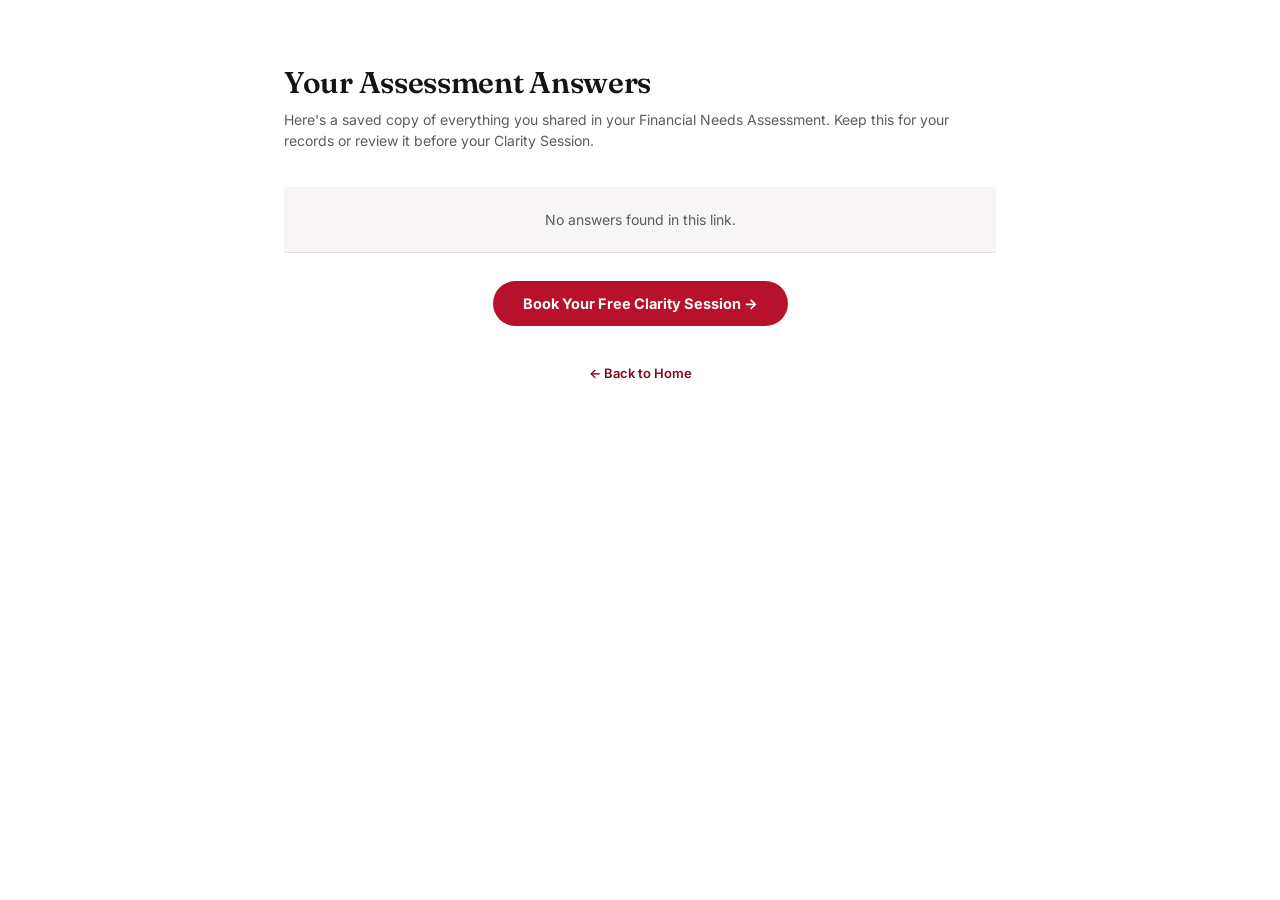
<file: answers.html>
<!DOCTYPE html>
<html lang="en">
<head>
<meta charset="UTF-8">
<meta name="viewport" content="width=device-width, initial-scale=1.0">
<title>Your Assessment Answers — Insurance Made Simple by Engr. Suzeth A. Malit</title>
<link rel="preconnect" href="https://fonts.googleapis.com">
<link href="https://fonts.googleapis.com/css2?family=Fraunces:opsz,wght@9..144,400;9..144,500;9..144,600;9..144,700&family=Inter:wght@400;500;600;700&display=swap" rel="stylesheet">
<link rel="stylesheet" href="styles.css">
<style>
  :root{
    --ink:#141414; --teal:#B8112C; --teal-deep:#7D0C1F; --gold:#B8112C;
    --paper:#FFFFFF; --paper-alt:#F7F5F5; --charcoal:#141414; --slate:#5C5C5C; --line:#E4E0E0;
  }
  *{box-sizing:border-box;}
  body{
    margin:0; background:var(--paper); color:var(--charcoal);
    font-family:'Inter',sans-serif; -webkit-font-smoothing:antialiased;
  }
  .wrap{max-width:760px; margin:0 auto; padding:64px 24px 90px 24px;}
  h1{font-family:'Fraunces',serif; font-size:30px; font-weight:600; margin:0 0 8px 0;}
  .sub{color:var(--slate); font-size:14px; margin-bottom:36px; line-height:1.5;}
  table{width:100%; border-collapse:collapse;}
  td{padding:12px 14px; border-bottom:1px solid var(--line); font-size:14.5px; vertical-align:top;}
  td.q{font-weight:600; color:var(--charcoal); width:48%;}
  td.a{color:var(--slate);}
  tr:nth-child(odd) td{background:var(--paper-alt);}
  .empty{padding:24px; text-align:center; color:var(--slate); font-size:14px;}
  .back-row{margin-top:36px; text-align:center;}
  .back-row a{color:var(--teal-deep); font-weight:600; font-size:13px; text-decoration:none;}
  .cta{
    margin-top:8px; text-align:center;
  }
  .cta a{
    display:inline-block; margin-top:20px;
    background:linear-gradient(135deg, var(--gold), var(--teal)); color:#fff;
    border-radius:100px; padding:14px 30px; font-size:14.5px; font-weight:700;
    text-decoration:none;
  }
</style>
</head>
<body>
<div class="wrap">
  <h1>Your Assessment Answers</h1>
  <div class="sub">Here's a saved copy of everything you shared in your Financial Needs Assessment. Keep this for your records or review it before your Clarity Session.</div>
  <table id="answersTable"></table>
  <div class="cta">
    <a href="booking.html">Book Your Free Clarity Session →</a>
  </div>
  <div class="back-row"><a href="index.html">&larr; Back to Home</a></div>
</div>

<script>
function escapeHtml(s){
  const d = document.createElement('div');
  d.textContent = s;
  return d.innerHTML;
}

const qp = new URLSearchParams(window.location.search);
const raw = qp.get('data');
const table = document.getElementById('answersTable');

if (raw){
  try {
    // Reverse the URL-safe base64 (base64url) conversion back to standard base64
    let b64 = raw.replace(/-/g, '+').replace(/_/g, '/');
    while (b64.length % 4) b64 += '=';
    const qa = JSON.parse(decodeURIComponent(escape(atob(b64))));
    if (Array.isArray(qa) && qa.length){
      qa.forEach(([q, a]) => {
        const tr = document.createElement('tr');
        tr.innerHTML = `<td class="q">${escapeHtml(q)}</td><td class="a">${escapeHtml(a)}</td>`;
        table.appendChild(tr);
      });
    } else {
      table.innerHTML = '<tr><td class="empty">No answers found in this link.</td></tr>';
    }
  } catch(e){
    table.innerHTML = '<tr><td class="empty">Could not load your answers — the link may be incomplete or damaged.</td></tr>';
  }
} else {
  table.innerHTML = '<tr><td class="empty">No answers found in this link.</td></tr>';
}
</script>
</body>
</html>
</file>
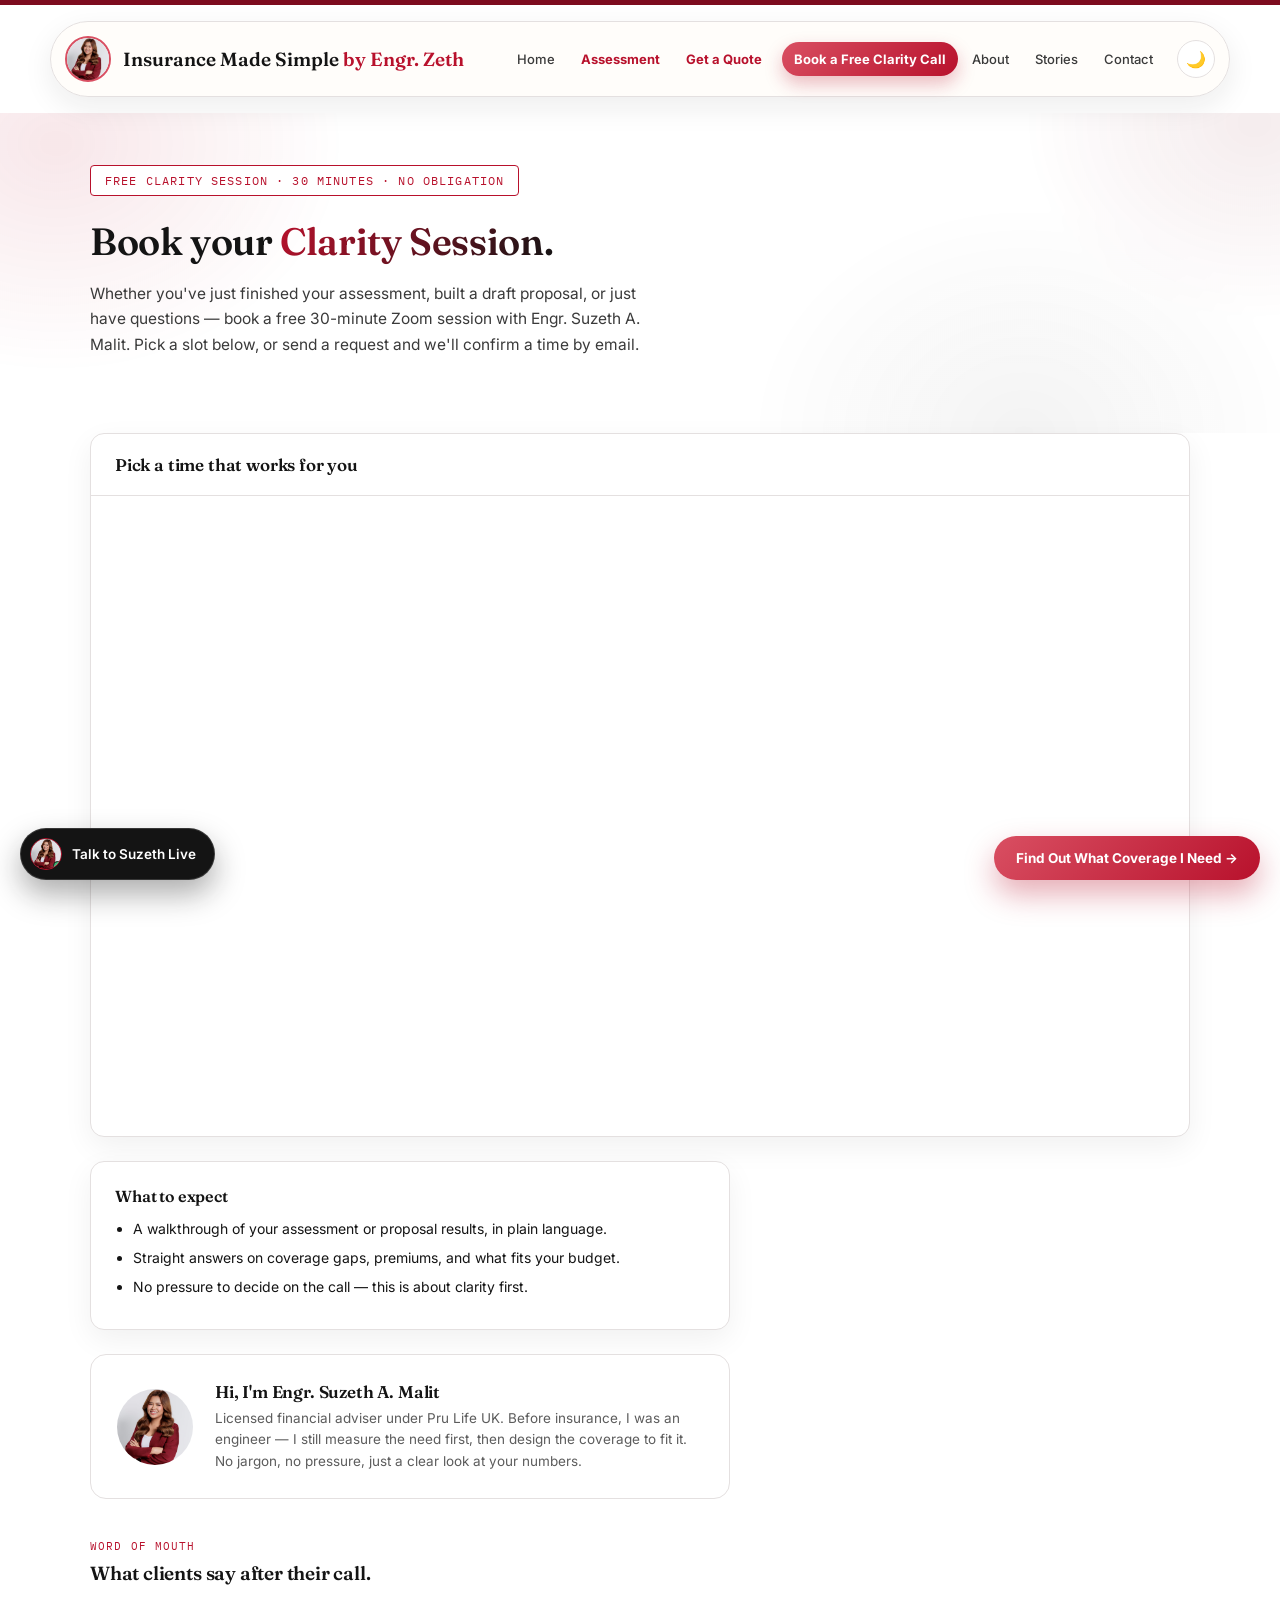
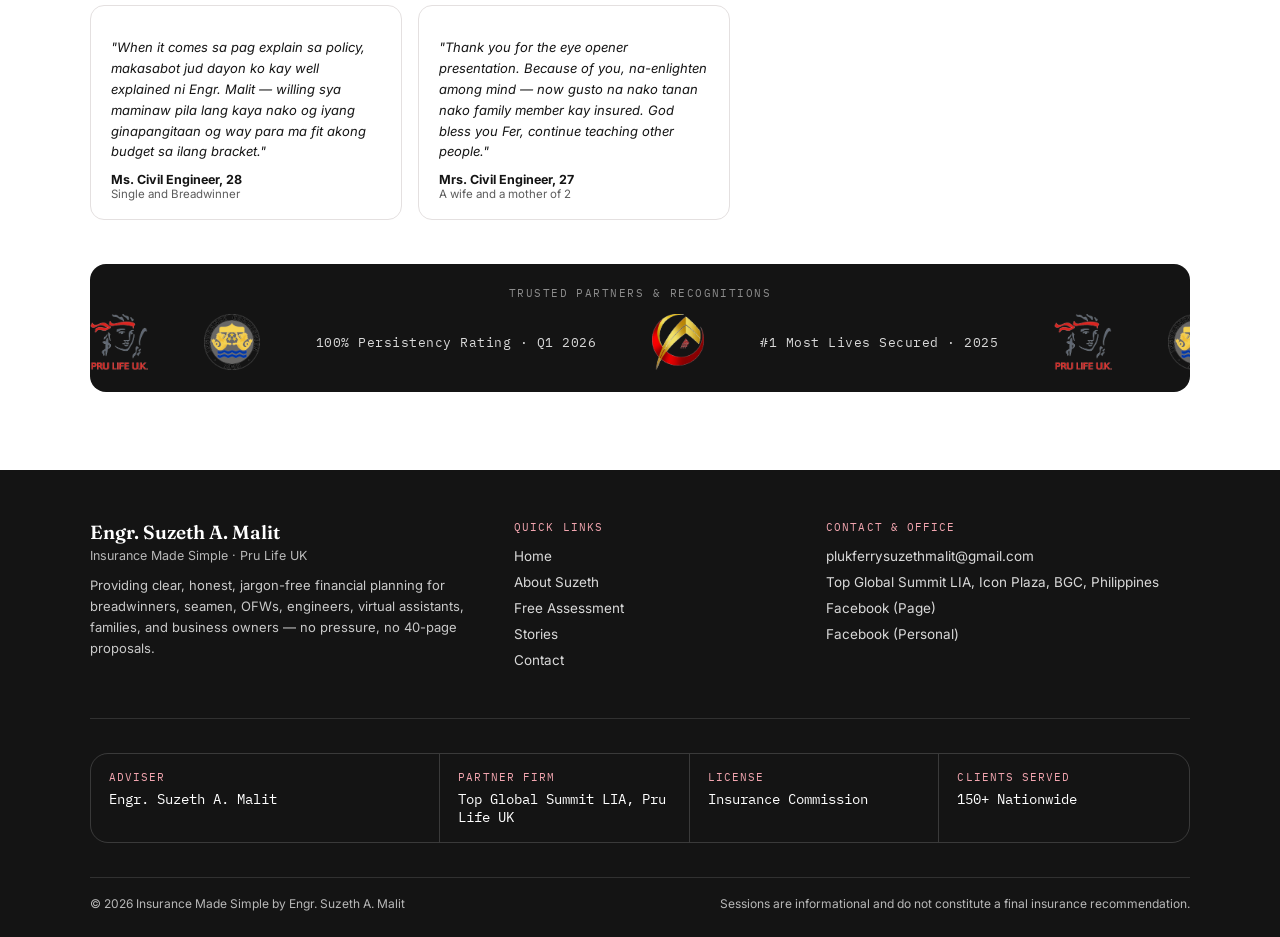
<file: booking.html>
<!DOCTYPE html>
<html lang="en">
<head>
<meta charset="UTF-8">
<meta name="viewport" content="width=device-width, initial-scale=1.0">
<title>Book a Free Clarity Call — Insurance Made Simple by Engr. Suzeth A. Malit</title>
<link rel="preconnect" href="https://fonts.googleapis.com">
<link href="https://fonts.googleapis.com/css2?family=Fraunces:opsz,wght@9..144,400;9..144,500;9..144,600;9..144,700&family=Inter:wght@400;500;600;700&family=IBM+Plex+Mono:wght@400;500;600&display=swap" rel="stylesheet">
<link rel="stylesheet" href="styles.css">
<style>
  section.section{padding:78px 0;}
  .page-hero{padding:52px 0 60px 0;}
  .page-hero h1{font-size:38px;margin-bottom:14px;}
  .page-hero p{color:var(--ink-soft);max-width:56ch;font-size:15.5px;}
  .eyebrow-pill{
    display:inline-flex;align-items:center;gap:8px;
    font-family:'IBM Plex Mono',monospace;
    font-size:11.5px;letter-spacing:0.1em;text-transform:uppercase;
    color:var(--tan-deep);
    background:var(--card);
    border:1.5px solid var(--tan-deep);
    padding:7px 14px;border-radius:4px;
    margin-bottom:22px;
  }

  .booking-layout{
    display:grid;
    grid-template-columns:1.1fr 0.9fr;
    gap:40px;
    padding-bottom:80px;
    align-items:flex-start;
  }

  .calendly-card{
    border:1.5px solid var(--line);
    border-radius:var(--radius);
    background:var(--card);
    overflow:hidden;
    box-shadow:0 10px 30px rgba(20,20,20,0.06);
  }
  .calendly-card .cc-head{
    padding:20px 24px;
    border-bottom:1px solid var(--line);
    display:flex;
    justify-content:space-between;
    align-items:center;
    gap:12px;
    flex-wrap:wrap;
  }
  .calendly-card .cc-head h3{font-size:17px;}
  .calendly-frame-wrap{min-height:640px;position:relative;}
  .calendly-frame-wrap iframe{width:100%;height:640px;border:none;display:block;}
  .calendly-placeholder{
    padding:60px 30px;
    text-align:center;
    color:var(--slate);
    font-size:14px;
    line-height:1.7;
  }
  .calendly-placeholder .cp-icon{font-size:34px;margin-bottom:14px;}

  .side-card{
    border:1.5px solid var(--line);
    border-radius:var(--radius);
    background:var(--card);
    padding:24px;
    margin-bottom:20px;
    box-shadow:0 10px 30px rgba(20,20,20,0.06);
  }
  .side-card h3{font-size:16px;margin-bottom:12px;}
  .side-card ul{margin:0;padding-left:18px;}
  .side-card li{font-size:14px;color:var(--charcoal);margin-bottom:8px;line-height:1.5;}

  .book-advisor-intro{
    display:flex;gap:22px;align-items:center;background:var(--white);
    border:1.5px solid var(--line);border-radius:16px;padding:26px;margin-top:24px;max-width:640px;
  }
  .book-advisor-intro img{width:76px;height:76px;border-radius:50%;object-fit:cover;object-position:50% 12%;flex-shrink:0;}
  .book-advisor-intro h3{font-size:17px;margin-bottom:6px;}
  .book-advisor-intro p{font-size:13.5px;color:var(--slate);line-height:1.6;margin:0;}
  @media (max-width:560px){.book-advisor-intro{flex-direction:column;text-align:center;}}

  .book-proof-label{
    font-family:'IBM Plex Mono',monospace;font-size:11px;letter-spacing:.1em;text-transform:uppercase;
    color:var(--tan-deep);margin:40px 0 8px 0;max-width:640px;
  }
  .book-proof-title{font-size:19px;margin-bottom:20px;max-width:640px;}
  .book-quote-grid{display:grid;grid-template-columns:1fr 1fr;gap:16px;max-width:640px;}
  .book-quote-card{background:var(--white);border:1.5px solid var(--line);border-radius:14px;padding:18px 20px;}
  .book-quote-card p{font-size:13px;color:var(--ink);line-height:1.6;margin-bottom:10px;font-style:italic;}
  .book-quote-card .bq-name{font-size:12.5px;font-weight:700;color:var(--ink);}
  .book-quote-card .bq-role{font-size:11.5px;color:var(--slate);}
  @media (max-width:600px){.book-quote-grid{grid-template-columns:1fr;}}

  .marquee-section{padding:22px 0;background:var(--surface-dark);overflow:hidden;margin-top:44px;border-radius:16px;}
  .marquee-label{text-align:center;font-family:'IBM Plex Mono',monospace;font-size:10.5px;letter-spacing:0.14em;color:#8C8C8C;margin-bottom:14px;}
  .marquee-track{overflow:hidden;width:100%;}
  .marquee-content{display:flex;align-items:center;gap:56px;width:max-content;animation:marquee-scroll 28s linear infinite;}
  .marquee-section:hover .marquee-content{animation-play-state:paused;}
  .marquee-item{display:flex;align-items:center;flex-shrink:0;}
  .marquee-item img{height:56px;width:auto;object-fit:contain;}
  .marquee-item.text{font-family:'IBM Plex Mono',monospace;font-size:12.5px;letter-spacing:0.04em;color:#D9D9D9;white-space:nowrap;}
  @keyframes marquee-scroll{from{transform:translateX(0);}to{transform:translateX(-50%);}}
  @media (max-width:600px){.marquee-item img{height:38px;}.marquee-content{gap:36px;}}

  .form-card{
    border:1.5px solid var(--line);
    border-radius:var(--radius);
    background:var(--card);
    padding:26px;
    box-shadow:0 10px 30px rgba(20,20,20,0.06);
  }
  .form-card h3{font-size:16px;margin-bottom:4px;}
  .form-card .fc-hint{font-size:13px;color:var(--slate);margin-bottom:20px;}
  .field-row{display:flex;flex-wrap:wrap;gap:14px;margin-bottom:14px;}
  .field-col{flex:1;min-width:180px;}
  .field-col label{font-size:12.5px;font-weight:600;color:var(--ink);display:block;margin-bottom:6px;}
  input[type="text"], input[type="email"], input[type="tel"], input[type="date"], input[type="time"], textarea{
    width:100%;
    border:1.5px solid var(--line);
    background:#fff;
    border-radius:6px;
    padding:11px 13px;
    font-size:14px;
    font-family:'Inter',sans-serif;
    color:var(--charcoal);
  }
  input:focus, textarea:focus{outline:none;border-color:var(--tan-deep);box-shadow:0 0 0 3px rgba(184,17,44,0.1);}
  textarea{resize:vertical;min-height:80px;}
  .send-status{font-size:12.5px;margin-top:12px;}
  .send-status.ok{color:var(--tan-deep);font-weight:600;}
  .send-status.err{color:var(--danger);}
  .send-status.pending{color:var(--slate);}

  .divider-row{display:flex;align-items:center;gap:14px;margin:26px 0;color:var(--slate);font-size:12.5px;text-transform:uppercase;letter-spacing:0.08em;}
  .divider-row .rule{flex:1;height:1px;background:var(--line);}

  @media (max-width:900px){
    .booking-layout{grid-template-columns:1fr;}
  }
</style>
</head>
<body>

<div class="page-transition-wrap" id="pageWrap">

<div class="top-accent"></div>

<nav class="site-nav">
  <div class="wrap">
    <a href="index.html" class="brand-mark">
      <span class="brand-avatar"><img src="images/headshot.jpg" alt="Engr. Suzeth A. Malit"></span>
      <span class="brand-name">Insurance Made Simple <em>by Engr. Zeth</em></span>
    </a>
    <button class="nav-toggle" id="siteNavToggle" aria-label="Menu">&#9776;</button>
    <div class="nav-links" id="siteNavLinks">
      <a href="index.html">Home</a>
      <a href="assessment.html" class="nav-highlight">Assessment</a>
      <a href="#" class="nav-highlight" id="navGetQuoteBtn">Get a Quote</a>
      <a href="booking.html" class="nav-cta current">Book a Free Clarity Call</a>
      <a href="about.html">About</a>
      <a href="stories.html">Stories</a>
      <a href="contact.html">Contact</a>
      <button class="theme-toggle" id="themeToggle" title="Toggle dark mode" aria-label="Toggle dark mode">🌙</button>
    </div>
  </div>
</nav>

<header class="page-hero blob-bg">
  <div class="wrap">
    <div class="eyebrow-pill">Free Clarity Session · 30 Minutes · No Obligation</div>
    <h1>Book your <span class="grad-heading">Clarity Session.</span></h1>
    <p>Whether you've just finished your assessment, built a draft proposal, or just have questions — book a free 30-minute Zoom session with Engr. Suzeth A. Malit. Pick a slot below, or send a request and we'll confirm a time by email.</p>
  </div>
</header>

<section class="section" style="padding-top:0;">
  <div class="wrap">

    <div class="calendly-card" style="margin-bottom:24px;">
      <div class="cc-head">
        <h3>Pick a time that works for you</h3>
      </div>
      <div class="calendly-frame-wrap" id="calendlyWrap">
        <div class="calendly-placeholder">
          <div class="cp-icon">📅</div>
          <div><strong>Booking calendar not yet connected.</strong></div>
          <div style="margin-top:8px;">Once a Calendly link is added to this page's configuration, your live availability will appear right here.</div>
        </div>
      </div>
    </div>

    <div class="side-card" style="max-width:640px;">
      <h3>What to expect</h3>
      <ul>
        <li>A walkthrough of your assessment or proposal results, in plain language.</li>
        <li>Straight answers on coverage gaps, premiums, and what fits your budget.</li>
        <li>No pressure to decide on the call — this is about clarity first.</li>
      </ul>
    </div>

    <div class="book-advisor-intro">
      <img src="images/headshot.jpg" alt="Engr. Suzeth A. Malit">
      <div>
        <h3>Hi, I'm Engr. Suzeth A. Malit</h3>
        <p>Licensed financial adviser under Pru Life UK. Before insurance, I was an engineer — I still measure the need first, then design the coverage to fit it. No jargon, no pressure, just a clear look at your numbers.</p>
      </div>
    </div>

    <div class="book-proof-label">Word of mouth</div>
    <h2 class="book-proof-title">What clients say after their call.</h2>
    <div class="book-quote-grid">
      <div class="book-quote-card">
        <p>"When it comes sa pag explain sa policy, makasabot jud dayon ko kay well explained ni Engr. Malit — willing sya maminaw pila lang kaya nako og iyang ginapangitaan og way para ma fit akong budget sa ilang bracket."</p>
        <div class="bq-name">Ms. Civil Engineer, 28</div>
        <div class="bq-role">Single and Breadwinner</div>
      </div>
      <div class="book-quote-card">
        <p>"Thank you for the eye opener presentation. Because of you, na-enlighten among mind — now gusto na nako tanan nako family member kay insured. God bless you Fer, continue teaching other people."</p>
        <div class="bq-name">Mrs. Civil Engineer, 27</div>
        <div class="bq-role">A wife and a mother of 2</div>
      </div>
    </div>

    <section class="marquee-section">
      <div class="marquee-label">TRUSTED PARTNERS &amp; RECOGNITIONS</div>
      <div class="marquee-track">
        <div class="marquee-content">
          <span class="marquee-item"><img src="images/logo-prulifeuk.png" alt="Pru Life UK"></span>
          <span class="marquee-item"><img src="images/logo-insurance-commission.png" alt="Insurance Commission"></span>
          <span class="marquee-item text">100% Persistency Rating · Q1 2026</span>
          <span class="marquee-item"><img src="images/logo-topglobalsummit.png" alt="Top Global Summit LIA"></span>
          <span class="marquee-item text">#1 Most Lives Secured · 2025</span>
          <span class="marquee-item"><img src="images/logo-prulifeuk.png" alt="Pru Life UK"></span>
          <span class="marquee-item"><img src="images/logo-insurance-commission.png" alt="Insurance Commission"></span>
          <span class="marquee-item text">100% Persistency Rating · Q1 2026</span>
          <span class="marquee-item"><img src="images/logo-topglobalsummit.png" alt="Top Global Summit LIA"></span>
          <span class="marquee-item text">#1 Most Lives Secured · 2025</span>
        </div>
      </div>
    </section>

  </div>
</section>

<footer class="title-block">
  <div class="wrap">
    <div class="footer-columns">
      <div class="footer-col">
        <div class="footer-brand">Engr. Suzeth A. Malit</div>
        <div class="footer-role">Insurance Made Simple &middot; Pru Life UK</div>
        <p class="footer-blurb">Providing clear, honest, jargon-free financial planning for breadwinners, seamen, OFWs, engineers, virtual assistants, families, and business owners &mdash; no pressure, no 40-page proposals.</p>
      </div>
      <div class="footer-col">
        <div class="footer-col-title">Quick Links</div>
        <a href="index.html">Home</a>
        <a href="about.html">About Suzeth</a>
        <a href="assessment.html">Free Assessment</a>
        <a href="stories.html">Stories</a>
      <a href="contact.html">Contact</a>
      </div>
      <div class="footer-col">
        <div class="footer-col-title">Contact &amp; Office</div>
        <div class="footer-contact-line"><a href="mailto:plukferrysuzethmalit@gmail.com" style="margin:0;display:inline;color:#D9D9D9;">plukferrysuzethmalit@gmail.com</a></div>
        <div class="footer-contact-line">Top Global Summit LIA, Icon Plaza, BGC, Philippines</div>
        <div class="footer-contact-line"><a href="https://www.facebook.com/pruengrsuzeth/" target="_blank" style="margin:0;display:inline;color:#D9D9D9;">Facebook (Page)</a></div>
        <div class="footer-contact-line"><a href="https://www.facebook.com/suzethmalit/" target="_blank" style="margin:0;display:inline;color:#D9D9D9;">Facebook (Personal)</a></div>
      </div>
    </div>
    <div class="tb-grid">
      <div class="tb-cell"><div class="tb-k">Adviser</div><div class="tb-v">Engr. Suzeth A. Malit</div></div>
      <div class="tb-cell"><div class="tb-k">Partner Firm</div><div class="tb-v">Top Global Summit LIA, Pru Life UK</div></div>
      <div class="tb-cell"><div class="tb-k">License</div><div class="tb-v">Insurance Commission</div></div>
      <div class="tb-cell"><div class="tb-k">Clients Served</div><div class="tb-v">150+ Nationwide</div></div>
    </div>
    <div class="site-footer-bottom">
      <span>© <span id="year"></span> Insurance Made Simple by Engr. Suzeth A. Malit</span>
      <span>Sessions are informational and do not constitute a final insurance recommendation.</span>
    </div>
  </div>
</footer>

<script>
document.addEventListener('DOMContentLoaded', function(){

/* ============================================================
   CONFIG — your Calendly link
   ============================================================ */
const CONFIG = {
  bookingUrl:         'https://calendly.com/yourpruengineersuzethmalit/free-clarity-call',
  adviserName:        'Engr. Suzeth A. Malit'
};

/* If a real Calendly link has been set, embed it as an inline iframe */
(function renderCalendly(){
  const isPlaceholder = !CONFIG.bookingUrl
    || CONFIG.bookingUrl.indexOf('your-link') !== -1
    || CONFIG.bookingUrl.indexOf('calendly.com/your-') !== -1;
  if (!isPlaceholder){
    const wrap = document.getElementById('calendlyWrap');
    const iframe = document.createElement('iframe');
    iframe.src = CONFIG.bookingUrl;
    wrap.innerHTML = '';
    wrap.appendChild(iframe);
  }
})();

/* ============================================================
   SEND booking request — mirrors the assessment/proposal pattern
   ============================================================ */

document.getElementById('year').textContent = new Date().getFullYear();
document.getElementById('siteNavToggle').addEventListener('click', ()=>{
  document.getElementById('siteNavLinks').classList.toggle('open');
});

(function pageTransitions(){
  const wrap = document.getElementById('pageWrap');
  if (!wrap) return;
  requestAnimationFrame(()=>{ wrap.classList.add('page-in'); });

  document.querySelectorAll('a[href$=".html"], a[href*=".html#"]').forEach(link=>{
    link.addEventListener('click', function(e){
      if (e.defaultPrevented) return;
      if (e.metaKey || e.ctrlKey || e.shiftKey || e.altKey) return;
      if (link.target === '_blank') return;
      const href = link.getAttribute('href');
      if (!href || href.indexOf('http') === 0) return;
      e.preventDefault();
      wrap.classList.remove('page-in');
      wrap.classList.add('page-out');
      setTimeout(()=>{ window.location.href = href; }, 220);
    });
  });
})();

});
</script>

</div>

<!-- Floating live-chat button. Default links to the booking page;
     replace href below with a Messenger/WhatsApp/Tawk.to link once you have one. -->
<a href="assessment.html" class="assessment-float"><span class="af-full">Find Out What Coverage I Need →</span><span class="af-short">Find My Coverage →</span></a>

<a href="booking.html" class="chat-float">
  <span class="cf-avatar"><img src="images/headshot.jpg" alt="Suzeth"><span class="cf-dot"></span></span>
  Talk to Suzeth Live
</a>

<script src="quote-data.js"></script>
<script src="quote-engine.js"></script>
<script src="enhance.js"></script>

<!-- ============================================================
     GET A QUOTE / FREE ASSESSMENT MODAL
     Trigger from anywhere with: openQuoteModal()
     Or add class="js-open-quote-modal" to any link/button.
     Data-driven by quote-data.js + quote-engine.js (loaded above).
     ============================================================ -->
<style>
  .qm-overlay{
    position:fixed; inset:0; z-index:9999;
    background:rgba(24,16,12,0.55);
    display:none; align-items:center; justify-content:center;
    padding:20px;
  }
  .qm-overlay.qm-open{ display:flex; }
  .qm-modal{
    width:100%; max-width:480px; max-height:88vh; overflow-y:auto;
    background:var(--card, #fff);
    border-radius:20px;
    box-shadow:0 30px 80px rgba(20,20,20,0.35);
    animation:qmPop .22s ease;
  }
  @keyframes qmPop{ from{ opacity:0; transform:translateY(14px) scale(.98);} to{ opacity:1; transform:translateY(0) scale(1);} }
  .qm-header{
    position:relative;
    background:linear-gradient(135deg, var(--maroon,#7D0C1F), var(--tan-deep,#a8632c));
    color:#fff; padding:22px 50px 20px 26px;
    border-radius:20px 20px 0 0;
  }
  .qm-header-eyebrow{
    font-family:'IBM Plex Mono',monospace; font-size:10.5px; letter-spacing:.1em;
    text-transform:uppercase; opacity:.85; margin-bottom:6px;
  }
  .qm-header h3{ font-family:'Fraunces',serif; font-size:23px; margin:0; color:#fff; line-height:1.25; }
  .qm-close{
    position:absolute; top:16px; right:16px;
    width:30px; height:30px; border-radius:50%;
    background:rgba(255,255,255,.15); border:none; color:#fff;
    font-size:18px; line-height:1; cursor:pointer;
  }
  .qm-close:hover{ background:rgba(255,255,255,.28); }
  .qm-body{ padding:26px; }
  .qm-lede{ font-size:14.5px; color:var(--ink-soft,#5b5b5b); margin:0 0 18px 0; }

  .qm-choice-grid{ display:grid; gap:14px; }
  .qm-choice-card{
    display:block; width:100%; text-align:left;
    border:1.5px solid var(--line,#e6ddd6); background:var(--cream-2,#faf5f0);
    border-radius:14px; padding:18px; cursor:pointer;
    font-family:inherit; transition:border-color .15s, transform .15s;
  }
  .qm-choice-card:hover{ border-color:var(--tan,#c99a63); transform:translateY(-2px); }
  .qm-choice-card-alt{ background:var(--card,#fff); }
  .qm-choice-icon{
    width:32px; height:32px; border-radius:50%; display:flex; align-items:center; justify-content:center;
    background:linear-gradient(135deg, var(--tan,#c99a63), var(--tan-deep,#a8632c));
    color:#fff; font-size:14px; margin-bottom:10px;
  }
  .qm-choice-title{ font-family:'Fraunces',serif; font-weight:600; font-size:16.5px; color:var(--ink,#222); margin-bottom:4px; }
  .qm-choice-sub{ font-size:13px; color:var(--slate,#78716c); margin:0; }

  .qm-field{ display:block; margin-bottom:16px; }
  .qm-field span{ display:block; font-size:12.5px; font-weight:600; color:var(--ink,#222); margin-bottom:6px; }
  .qm-field input, .qm-field select{
    width:100%; padding:11px 13px; border:1.5px solid var(--line,#e6ddd6); border-radius:10px;
    font-size:14.5px; font-family:inherit; color:var(--ink,#222); background:#fff;
    box-sizing:border-box;
  }
  .qm-field input:focus, .qm-field select:focus{ outline:none; border-color:var(--tan-deep,#a8632c); }
  .qm-field-row{ display:grid; grid-template-columns:1fr 1fr; gap:12px; }

  .qm-btn-primary{
    display:flex; align-items:center; justify-content:center; gap:6px;
    width:100%; padding:13px 20px; border:none; border-radius:100px;
    background:linear-gradient(135deg, var(--tan,#c99a63), var(--tan-deep,#a8632c));
    color:#fff; font-weight:700; font-size:14.5px; cursor:pointer;
    text-decoration:none; margin-top:4px; box-sizing:border-box;
  }
  .qm-btn-primary:hover{ filter:brightness(1.06); }

  .qm-back{
    display:block; margin:14px auto 0 auto; background:none; border:none;
    color:var(--slate,#78716c); font-size:13px; cursor:pointer; text-decoration:underline;
    padding:4px;
  }

  .qm-result-head{
    display:flex; align-items:baseline; justify-content:space-between; gap:10px;
    margin-bottom:14px; flex-wrap:wrap;
  }
  .qm-result-product{ font-family:'Fraunces',serif; font-weight:600; font-size:16px; color:var(--maroon,#7D0C1F); }
  .qm-result-premium{ font-size:13px; color:var(--slate,#78716c); }
  .qm-result-premium b{ color:var(--ink,#222); font-size:15px; }

  .qm-coverage-grid{ display:grid; grid-template-columns:1fr 1fr; gap:10px; margin-bottom:12px; }
  .qm-cov-item{ border:1px solid var(--line,#e6ddd6); border-radius:12px; padding:13px 12px; }
  .qm-cov-label{
    font-family:'IBM Plex Mono',monospace; font-size:9.5px; letter-spacing:.06em;
    text-transform:uppercase; color:var(--slate,#78716c); margin-bottom:6px;
  }
  .qm-cov-value{ font-family:'Fraunces',serif; font-weight:600; font-size:15px; color:var(--ink,#222); }

  .qm-fund-box{
    background:var(--cream-2,#faf5f0); border:1px solid var(--tan,#c99a63);
    border-radius:12px; padding:14px; margin-bottom:16px; text-align:center;
  }
  .qm-fund-label{
    font-family:'IBM Plex Mono',monospace; font-size:9.5px; letter-spacing:.06em;
    text-transform:uppercase; color:var(--tan-deep,#a8632c); margin-bottom:6px;
  }
  .qm-fund-value{ font-family:'Fraunces',serif; font-weight:600; font-size:19px; color:var(--tan-deep,#a8632c); }
  .qm-fund-sub{ font-size:11px; color:var(--slate,#78716c); margin-top:3px; }

  .qm-disclaimer{ font-size:11.5px; color:var(--slate,#78716c); font-style:italic; line-height:1.5; margin:0 0 18px 0; }
  .qm-cta-block{ text-align:center; background:var(--cream-2,#faf5f0); border-radius:14px; padding:18px; margin-bottom:4px; }
  .qm-cta-line{ font-size:13px; font-weight:600; color:var(--ink,#222); margin:0 0 12px 0; }

  @media (max-width:480px){
    .qm-header h3{ font-size:20px; }
    .qm-body{ padding:20px; }
    .qm-coverage-grid{ grid-template-columns:1fr; }
  }
</style>

<div class="qm-overlay" id="qmOverlay" aria-hidden="true">
  <div class="qm-modal" role="dialog" aria-modal="true" aria-labelledby="qmTitle">

    <div class="qm-header">
      <div class="qm-header-eyebrow">Insurance Made Simple · by Engr. Zeth</div>
      <h3 id="qmTitle">Let's Get You Started</h3>
      <button class="qm-close" id="qmClose" aria-label="Close">&times;</button>
    </div>

    <div class="qm-body">

      <!-- STEP 1: choose path -->
      <div class="qm-step" id="qmStep1">
        <p class="qm-lede">How would you like to begin?</p>
        <div class="qm-choice-grid">
          <button type="button" class="qm-choice-card" id="qmChooseAssessment">
            <div class="qm-choice-icon">✓</div>
            <div class="qm-choice-title">Free Assessment</div>
            <p class="qm-choice-sub">Discover your protection gap in 2 minutes — free &amp; personalized.</p>
          </button>
          <button type="button" class="qm-choice-card qm-choice-card-alt" id="qmChooseQuote">
            <div class="qm-choice-icon">₱</div>
            <div class="qm-choice-title">Get a Quote</div>
            <p class="qm-choice-sub">See real sample coverage &amp; premiums based on your age and budget.</p>
          </button>
        </div>
      </div>

      <!-- STEP 2: quote form -->
      <div class="qm-step" id="qmStep2" hidden>
        <p class="qm-lede">Tell us a bit about you.</p>
        <form id="qmForm" novalidate>
          <label class="qm-field">
            <span>Your Name</span>
            <input type="text" id="qmName" required placeholder="e.g. Juan Dela Cruz">
          </label>
          <div class="qm-field-row">
            <label class="qm-field">
              <span>Age</span>
              <input type="number" id="qmAge" min="18" max="75" required placeholder="e.g. 30">
            </label>
            <label class="qm-field">
              <span>Monthly Budget</span>
              <select id="qmBudget" required>
                <option value="" disabled selected>Select</option>
                <option value="1000">~₱1,000/mo</option>
                <option value="2000">~₱2,000/mo</option>
                <option value="2500">~₱2,500/mo</option>
                <option value="3000">~₱3,000/mo</option>
                <option value="3500">~₱3,500/mo</option>
                <option value="4000">~₱4,000/mo</option>
                <option value="5000">~₱5,000/mo</option>
              </select>
            </label>
          </div>
          <label class="qm-field">
            <span>Type of Insurance</span>
            <select id="qmType" required>
              <option value="" disabled selected>Select insurance type</option>
              <option value="term">Term Insurance</option>
              <option value="whole">Whole Life Insurance</option>
              <option value="vul">VUL (Variable Universal Life)</option>
            </select>
          </label>
          <button type="submit" class="qm-btn-primary">Quote</button>
        </form>
        <button type="button" class="qm-back" id="qmBackTo1">← Back</button>
      </div>

      <!-- STEP 3: sample quote result -->
      <div class="qm-step" id="qmStep3" hidden>
        <p class="qm-lede" id="qmResultLede">Here's your sample quotation:</p>

        <div class="qm-result-head">
          <span class="qm-result-product" id="qmResultProduct">—</span>
          <span class="qm-result-premium">Annual premium <b id="qmResultPremium">—</b></span>
        </div>

        <div class="qm-coverage-grid">
          <div class="qm-cov-item">
            <div class="qm-cov-label">Life Insurance</div>
            <div class="qm-cov-value" id="qmCovLife">—</div>
          </div>
          <div class="qm-cov-item">
            <div class="qm-cov-label">Critical Illness</div>
            <div class="qm-cov-value" id="qmCovCI">—</div>
          </div>
          <div class="qm-cov-item">
            <div class="qm-cov-label">Disability</div>
            <div class="qm-cov-value" id="qmCovDisability">—</div>
          </div>
          <div class="qm-cov-item">
            <div class="qm-cov-label">Accident Only</div>
            <div class="qm-cov-value" id="qmCovAccident">—</div>
          </div>
        </div>

        <div class="qm-fund-box" id="qmFundBox" hidden>
          <div class="qm-fund-label">Highest Fund / Cash Value</div>
          <div class="qm-fund-value" id="qmFundValue">—</div>
          <div class="qm-fund-sub">Projected value across the plan's saving years</div>
        </div>

        <p class="qm-disclaimer">Figures are pulled from real sample proposal data closest to your age and budget, for illustration only. Your actual plan, coverage, and premium will be tailored to you by Engr. Zeth upon underwriting.</p>

        <div class="qm-cta-block">
          <p class="qm-cta-line">Click the button below to be prioritized for contacting by an advisor.</p>
          <a href="booking.html" class="qm-btn-primary" id="qmTalkAdvisor">I'm Ready to Talk to an Advisor</a>
        </div>

        <button type="button" class="qm-back" id="qmBackTo2">← Recompute</button>
      </div>

    </div>
  </div>
</div>

<script>
(function(){
  var overlay = document.getElementById('qmOverlay');
  var step1 = document.getElementById('qmStep1');
  var step2 = document.getElementById('qmStep2');
  var step3 = document.getElementById('qmStep3');

  function showStep(step){
    [step1, step2, step3].forEach(function(s){ s.hidden = true; });
    step.hidden = false;
  }

  window.openQuoteModal = function(){
    overlay.classList.add('qm-open');
    overlay.setAttribute('aria-hidden', 'false');
    document.body.style.overflow = 'hidden';
    showStep(step1);
  };

  function closeQuoteModal(){
    overlay.classList.remove('qm-open');
    overlay.setAttribute('aria-hidden', 'true');
    document.body.style.overflow = '';
  }

  document.getElementById('qmClose').addEventListener('click', closeQuoteModal);
  overlay.addEventListener('click', function(e){
    if (e.target === overlay) closeQuoteModal();
  });
  document.addEventListener('keydown', function(e){
    if (e.key === 'Escape' && overlay.classList.contains('qm-open')) closeQuoteModal();
  });

  // Any element with class="js-open-quote-modal" also opens the modal
  document.querySelectorAll('.js-open-quote-modal, #navGetQuoteBtn, #heroGetQuoteBtn').forEach(function(el){
    el.addEventListener('click', function(e){
      e.preventDefault();
      window.openQuoteModal();
    });
  });

  document.getElementById('qmChooseAssessment').addEventListener('click', function(){
    window.location.href = 'assessment.html';
  });
  document.getElementById('qmChooseQuote').addEventListener('click', function(){
    showStep(step2);
  });
  document.getElementById('qmBackTo1').addEventListener('click', function(){ showStep(step1); });
  document.getElementById('qmBackTo2').addEventListener('click', function(){ showStep(step2); });

  function formatPeso(n){
    if (n === null || n === undefined) return '—';
    return '₱' + Math.round(n).toLocaleString('en-PH');
  }

  document.getElementById('qmForm').addEventListener('submit', function(e){
    e.preventDefault();

    var name = document.getElementById('qmName').value.trim() || 'there';
    var age = parseInt(document.getElementById('qmAge').value, 10);
    var monthly = parseInt(document.getElementById('qmBudget').value, 10);
    var type = document.getElementById('qmType').value;

    if (!age || !monthly || !type) return;

    var result = (typeof qeBuildQuote === 'function') ? qeBuildQuote(type, age, monthly) : null;

    if (!result) {
      document.getElementById('qmResultLede').textContent = 'Sorry ' + name + ', we could not find a matching sample for that combination — an advisor will follow up with exact figures.';
      document.getElementById('qmResultProduct').textContent = '—';
      document.getElementById('qmResultPremium').textContent = '—';
      document.getElementById('qmCovLife').textContent = '—';
      document.getElementById('qmCovCI').textContent = '—';
      document.getElementById('qmCovDisability').textContent = '—';
      document.getElementById('qmCovAccident').textContent = '—';
      document.getElementById('qmFundBox').hidden = true;
      showStep(step3);
      return;
    }

    document.getElementById('qmResultLede').textContent = 'Hi ' + name + ', here\'s your sample quotation:';
    document.getElementById('qmResultProduct').textContent = result.productLabel;
    document.getElementById('qmResultPremium').textContent = formatPeso(result.premiumAnnual);
    document.getElementById('qmCovLife').textContent = formatPeso(result.life);
    document.getElementById('qmCovCI').textContent = result.ci ? formatPeso(result.ci) : 'Not included';
    document.getElementById('qmCovDisability').textContent = result.disability ? formatPeso(result.disability) : 'Not included';
    document.getElementById('qmCovAccident').textContent = result.accident ? formatPeso(result.accident) : 'Not included';

    var fundBox = document.getElementById('qmFundBox');
    if (result.fundValue !== null && result.fundValue !== undefined) {
      fundBox.hidden = false;
      document.getElementById('qmFundValue').textContent = formatPeso(result.fundValue);
    } else {
      fundBox.hidden = true;
    }

    showStep(step3);
  });
})();
</script>

</body>
</html>
</file>
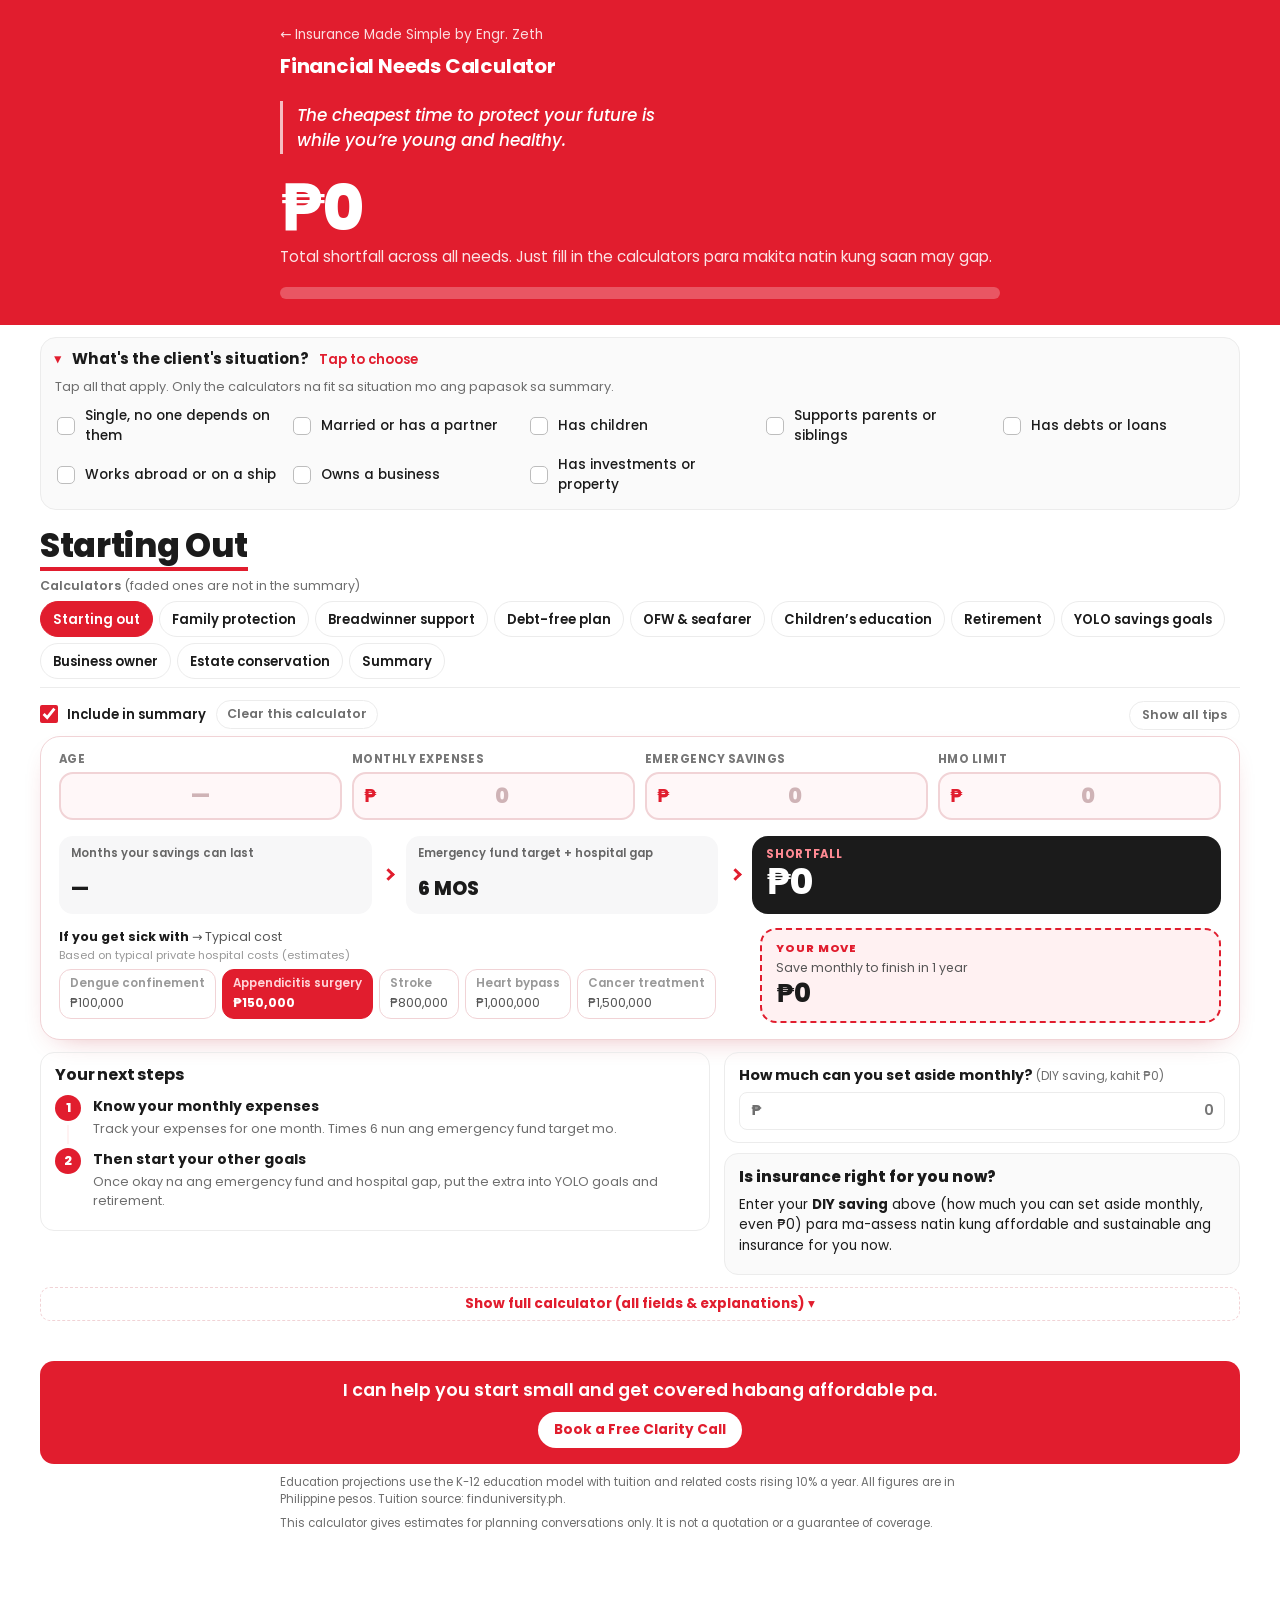
<file: calculator.html>
<!DOCTYPE html>
<html lang="en">
<head>
<meta charset="utf-8">
<meta name="viewport" content="width=device-width, initial-scale=1, viewport-fit=cover">
<title>Financial Needs Calculator | Insurance Made Simple by Engr. Zeth</title>
<link rel="preconnect" href="https://fonts.googleapis.com">
<link rel="preconnect" href="https://fonts.gstatic.com" crossorigin>
<link href="https://fonts.googleapis.com/css2?family=Poppins:wght@400;500;600;700;800&display=swap" rel="stylesheet">
<style>
:root{
  --paper:#FFFFFF; --panel:#FFFFFF; --ink:#1B1B1B; --muted:#6E6E6E; --line:#ECECEC; --soft:#FFF2F2;
  --red:#E11D2E; --red-dark:#B3121F; --gap:#E11D2E; --ok:#1F8A4C; --gold:#E11D2E;
  --c1:#E11D2E; --c2:#B3121F; --c3:#F0606C; --c4:#7A0C16; --c5:#F59AA1; --c6:#FFC9CD; --c7:#FF8A93; --c8:#A50E1B; --c9:#FF5A66; --c10:#C0392B; --c11:#8B1A1A;
  box-sizing:border-box; padding-top:env(safe-area-inset-top,0px); padding-bottom:env(safe-area-inset-bottom,0px);
  color-scheme:light;
}
*,*::before,*::after{box-sizing:inherit}
html{scroll-padding-top:env(safe-area-inset-top,0px)}
body{margin:0;background:#fff;color:var(--ink);font:400 16px/1.5 "Poppins",system-ui,-apple-system,"Segoe UI",sans-serif;-webkit-font-smoothing:antialiased}
h1,h2,h3{font-weight:700;letter-spacing:-.01em;margin:0}
.num{font-variant-numeric:tabular-nums}
button,input,select{font:inherit;color:inherit}
:focus-visible{outline:3px solid var(--red);outline-offset:2px}

/* Header */
.top{background:var(--red);color:#fff}
.top-in{max-width:760px;margin:0 auto;padding:22px 20px 26px}
.brandrow{display:flex;justify-content:space-between;align-items:flex-start;gap:14px;flex-wrap:wrap}
.home{color:rgba(255,255,255,.85);text-decoration:none;font-size:.85rem;display:inline-block;margin-bottom:6px}
.home:hover{color:#fff;text-decoration:underline}
.closing a{display:inline-block;margin-top:12px;background:#fff;color:var(--red);border-radius:99px;padding:10px 20px;font-size:.95rem;font-weight:700;text-decoration:none}
.brandrow h1{font-size:1.25rem;font-weight:700}
.clientbox{display:flex;flex-direction:column;gap:8px}
.client{display:flex;align-items:center;gap:8px;font-size:.9rem;color:rgba(255,255,255,.85)}
.client input{border:0;border-radius:8px;background:rgba(255,255,255,.18);padding:7px 10px;min-width:0;width:180px;color:#fff;font-weight:600}
.client input::placeholder{color:rgba(255,255,255,.7)}
.client input:focus{outline:2px solid #fff;outline-offset:1px}
.client input.age{width:58px;text-align:center}
.quote{margin:20px 0 0;padding:2px 0 2px 14px;border-left:3px solid rgba(255,255,255,.7);font-size:1.05rem;font-weight:500;font-style:italic;line-height:1.45;max-width:36ch}
.ledger{margin-top:22px}
.ledger .big{font-weight:800;font-size:clamp(2.6rem,11vw,4rem);line-height:1;letter-spacing:-.03em}
.ledger .cap{color:rgba(255,255,255,.88);margin-top:6px;font-size:.95rem}
.bar{display:flex;height:12px;margin-top:18px;border-radius:99px;overflow:hidden;background:rgba(255,255,255,.25)}
.bar span{display:block;height:100%;background:#fff!important;transition:flex-grow .45s ease}
.bar span+span{border-left:2px solid var(--red)}
.bar span:nth-child(even){opacity:.7}
.legend{display:none}

/* Layout */
.wrap{max-width:760px;margin:0 auto;padding:0 20px 24px}
nav.needs{position:sticky;top:0;z-index:5;background:#fff;display:flex;gap:8px;overflow-x:auto;padding:14px 0 12px;margin:0 -20px;padding-left:20px;padding-right:20px;scrollbar-width:none;border-bottom:1px solid var(--line)}
nav.needs::-webkit-scrollbar{display:none}
.tab{flex:0 0 auto;text-align:left;background:#fff;border:1.5px solid var(--line);border-radius:99px;padding:8px 16px;cursor:pointer;color:var(--ink);display:block}
.tab .sw{display:none}
.tab .t{font-weight:600;font-size:.9rem;white-space:nowrap}
.tab .v{display:none}
.tab:hover{border-color:var(--red)}
.tab[aria-selected="true"]{background:var(--red);border-color:var(--red);color:#fff}

main.panel{padding:26px 0 10px;min-width:0}
.panel h2{font-size:clamp(1.6rem,6vw,2rem);line-height:1.15}
.panel .lede{color:var(--muted);margin:6px 0 20px}

.step{display:grid;grid-template-columns:30px 1fr minmax(160px,220px);gap:6px 14px;align-items:start;padding:14px 0;border-top:1px solid var(--line)}
.step .k{font-weight:800;color:var(--red);font-size:1.05rem;padding-top:8px}
.step label,.step .lbl{font-weight:600;display:block;padding-top:8px}
.step .hint{display:block;font-size:.83rem;color:var(--muted);font-weight:400;margin-top:2px}
.step.calc .val{padding-top:8px;text-align:right;font-weight:700}
.step.result{border-top:0;background:var(--soft);border-radius:14px;padding:16px;margin:10px 0;grid-template-columns:30px 1fr minmax(160px,220px)}
.step.result .val{font-size:1.6rem;font-weight:800;line-height:1.1}
.val.short{color:var(--red)} .val.covered{color:var(--ok)}
.field{position:relative}
.field input,.field select{width:100%;padding:11px 12px;border:1.5px solid var(--line);border-radius:10px;background:#fff;text-align:right;font-weight:600}
.field select{text-align:left;font-weight:500}
.field input:focus,.field select:focus{border-color:var(--red);outline:none}
.field.peso input{padding-left:28px}
.field.peso::before{content:"₱";position:absolute;left:12px;top:50%;transform:translateY(-50%);color:var(--muted);pointer-events:none}
.field .unit{position:absolute;right:12px;top:50%;transform:translateY(-50%);color:var(--muted);pointer-events:none;font-size:.85rem}
.field.has-unit input{padding-right:84px}
.ratefield .field.has-unit input{padding-right:24px;padding-top:6px;padding-bottom:6px}
.field input.text{text-align:left}

.helper{grid-column:2 / -1;background:#FAFAFA;border:1px solid var(--line);border-radius:12px;padding:12px 14px;margin-top:4px;font-size:.9rem}
.helper .row{display:grid;grid-template-columns:1fr 90px 70px;gap:10px;align-items:center;padding:4px 0}
.helper .row .yrs{text-align:right;color:var(--muted)}
.helper input,.helper select{width:100%;padding:6px 8px;border:1.5px solid var(--line);border-radius:8px;background:#fff;text-align:right}
.helper select{text-align:left;font-size:.85rem}
.step > .helper{grid-column:1 / -1;margin-top:10px}
.helper .subhead{margin:0 0 6px;font-weight:700;color:var(--red)}
.helper .row.r2{grid-template-columns:1fr 130px}
@media (max-width:640px){.helper .row.r2{grid-template-columns:1fr 110px}}
.helper small{color:var(--muted);font-weight:400}
.helper .note{margin:6px 0 0;font-size:.83rem;color:var(--muted)}
.helper .tot{display:flex;justify-content:space-between;gap:10px;border-top:1px solid var(--line);margin-top:10px;padding-top:10px;font-weight:600}
.helper .tot b{color:var(--ink)}
.helper .foot{display:flex;justify-content:space-between;align-items:center;margin-top:10px;gap:10px;flex-wrap:wrap}
.ratefield{display:flex;align-items:center;gap:8px;flex-wrap:wrap}
.ratefield input{width:72px!important}
.diyout{margin:10px 0 0;line-height:1.55}
.diyout strong{font-size:1.15rem;font-weight:800;color:var(--red)}
.diyout .late{color:var(--red);font-weight:600}
.diyout .ontime{color:var(--ok);font-weight:600}
.linkbtn{background:none;border:0;padding:0;color:var(--red);text-decoration:underline;text-underline-offset:3px;cursor:pointer;font-weight:600;font-size:.9rem}
.btn{border:1.5px solid var(--red);background:var(--red);color:#fff;border-radius:99px;padding:10px 18px;font-weight:600;cursor:pointer;font-size:.9rem}
.btn.ghost{background:#fff;color:var(--red)}
.btn:disabled{opacity:.4;cursor:default}

.child{border:1.5px solid var(--line);border-radius:14px;padding:4px 16px 8px;margin-bottom:14px}
.child-head{display:flex;justify-content:space-between;align-items:center;padding:10px 0 4px;gap:10px}
.child-head input{border:0;border-bottom:1.5px dashed var(--line);background:transparent;font-weight:700;font-size:1.1rem;padding:2px 0;min-width:0;flex:1}
.child-head input:focus{outline:none;border-bottom-color:var(--red)}
.check{display:flex;gap:8px;align-items:center;font-size:.9rem;color:var(--muted);margin-top:6px;cursor:pointer;accent-color:var(--red)}
.profile{margin:22px 0 0;padding:18px 18px 14px;background:#FAFAFA;border:1px solid var(--line);border-radius:16px}
.profile h2{font-size:1.05rem}
.phint{margin:4px 0 12px;color:var(--muted);font-size:.88rem}
.chips{display:grid;grid-template-columns:repeat(auto-fill,minmax(230px,1fr));gap:2px 16px}
.chip{display:flex;align-items:center;gap:10px;text-align:left;border:0;background:transparent;padding:7px 2px;font-size:.92rem;font-weight:500;color:var(--ink);cursor:pointer;border-radius:6px}
.chip::before{content:"";flex:0 0 18px;height:18px;border:1.5px solid #BDBDBD;border-radius:5px;background:#fff;box-sizing:border-box}
.chip:hover::before{border-color:var(--red)}
.chip[aria-pressed="true"]{font-weight:600}
.chip[aria-pressed="true"]::before{background:var(--red) url("data:image/svg+xml,%3Csvg xmlns='http://www.w3.org/2000/svg' viewBox='0 0 16 16'%3E%3Cpath d='M3.5 8.5l3 3 6-7' fill='none' stroke='white' stroke-width='2.2' stroke-linecap='round' stroke-linejoin='round'/%3E%3C/svg%3E") center/14px no-repeat;border-color:var(--red)}
.navlabel{margin:24px 0 0;font-size:.85rem;font-weight:600;color:var(--muted)}
.navlabel span{font-weight:400}
@media (min-width:641px){
  nav.needs{position:static;flex-wrap:wrap;overflow:visible;margin:0;padding:10px 0 16px}
}
.tab.off{opacity:.5;border-style:dashed}
.tab.off[aria-selected="true"]{opacity:1}
.inc{display:inline-flex;align-items:center;gap:8px;margin-top:10px;font-weight:600;font-size:.9rem;cursor:pointer;accent-color:var(--red)}
.inc input{width:18px;height:18px}
.incrow{display:flex;justify-content:space-between;align-items:center;gap:10px;flex-wrap:wrap;margin-top:10px}
.incrow .inc{margin-top:0;display:block}
.incrow .inc input{vertical-align:-4px;margin:0 6px 0 0}
.clearpage{background:#fff;border:1.5px solid var(--line);border-radius:99px;padding:6px 14px;font-size:.85rem;font-weight:600;color:var(--muted);cursor:pointer}
.clearpage:hover{border-color:var(--red);color:var(--red)}
.clearall{align-self:flex-start;background:transparent;border:1.5px solid rgba(255,255,255,.7);color:#fff;border-radius:99px;padding:6px 14px;font-size:.82rem;font-weight:600;cursor:pointer}
.clearpage.armed{background:var(--red);border-color:var(--red);color:#fff}
.clearall.armed{background:#fff;color:var(--red)}
.clearall:hover{background:#fff;color:var(--red)}
.inc span{font-weight:400;color:var(--muted)}
.sumoff{font-size:.85rem;color:var(--muted)}
.hook{margin:0 0 18px;padding:14px 16px;background:#fff;color:var(--ink);border-radius:16px;position:relative}
.hook .live{display:inline-block;background:var(--red);color:#fff;font-weight:800;font-size:.72rem;letter-spacing:.06em;padding:3px 8px;border-radius:4px;margin-bottom:6px}
.hook .live::before{content:"";display:inline-block;width:7px;height:7px;border-radius:50%;background:#fff;margin-right:6px;vertical-align:1px;animation:pulse 1.4s ease-in-out infinite}
@keyframes pulse{50%{opacity:.25}}
@media (prefers-reduced-motion:reduce){.hook .live::before{animation:none}}
.hook1{margin:0;font-size:clamp(1.35rem,5.8vw,1.8rem);font-weight:800;line-height:1.2;color:var(--red)}
.hook2{margin:6px 0 0;font-size:.95rem;font-weight:500;color:var(--ink)}
.dtype{font-weight:700;font-size:1rem;border:0;border-bottom:1.5px dashed var(--line);background:transparent;padding:4px 0;max-width:75%}
.first{display:inline-block;background:var(--red);color:#fff;font-size:.68rem;font-weight:700;padding:1px 6px;border-radius:4px;margin-left:4px;vertical-align:1px}
#debtinfo .sum td,#debtinfo .sum th{padding:8px 4px;font-size:.85rem}
.plan{margin-top:28px}
.plan h3{font-size:1.25rem}
.steps{list-style:none;counter-reset:st;margin:14px 0 0;padding:0}
.steps li{counter-increment:st;position:relative;padding:0 0 18px 46px;margin:0}
.steps li::before{content:counter(st);position:absolute;left:0;top:0;width:32px;height:32px;border-radius:50%;background:var(--red);color:#fff;font-weight:800;display:flex;align-items:center;justify-content:center;font-size:.95rem}
.steps li:not(:last-child)::after{content:"";position:absolute;left:15px;top:36px;bottom:4px;width:2px;background:var(--soft)}
.steps b{display:block;font-weight:700;line-height:1.35;padding-top:4px}
.steps span{display:block;color:var(--muted);font-size:.9rem;margin-top:3px}
.hook{display:none}
.is-live .hook{display:block}
.sticky{position:fixed;left:0;right:0;bottom:0;z-index:20;background:var(--red);color:#fff;display:flex;align-items:center;justify-content:space-between;gap:12px;padding:10px 16px calc(10px + env(safe-area-inset-bottom,0px));box-shadow:0 -4px 16px rgba(0,0,0,.12);font-size:.92rem}
.sticky[hidden]{display:none}
.is-live .sticky{justify-content:center;font-size:1.05rem}
.sbtn{background:#fff;color:var(--red);border:0;border-radius:99px;padding:9px 16px;font-weight:700;font-size:.88rem;text-decoration:none;cursor:pointer;white-space:nowrap}
body{padding-bottom:70px}
.leadcard{margin-top:28px;border:2px solid var(--red);border-radius:16px;padding:20px}
.leadcard h3{font-size:1.25rem}
.lf{display:flex;flex-direction:column;gap:12px}
.lf label{display:flex;flex-direction:column;gap:5px;font-weight:600;font-size:.9rem}
.lf input[type=text],.lf input[type=email]{padding:11px 12px;border:1.5px solid var(--line);border-radius:10px;font-weight:500}
.lf input:focus{border-color:var(--red);outline:none}
.lf .lfc{flex-direction:row;align-items:flex-start;font-weight:400;font-size:.82rem;color:var(--muted)}
.lf .lfc input{margin-top:3px;flex:0 0 auto}
.lfc a,.inl{color:var(--red);font-weight:600}
.lfmsg{margin:0;font-size:.9rem}.lfmsg.ok{color:var(--ok);font-weight:600}.lfmsg.err{color:var(--red)}
.live-cta{background:var(--red);color:#fff;text-align:center}
.live-cta .lc-big{font-size:1.5rem;font-weight:800;margin:0 0 6px}
.live-cta p{margin:4px 0}.live-cta .lc-small{opacity:.9;font-size:.9rem}
.why{display:block;margin-top:6px;padding:7px 10px;background:var(--soft);border-radius:8px;color:var(--ink);font-size:.82rem;line-height:1.45;font-weight:400}
.why b{color:var(--red);font-weight:700;margin-right:2px}
.ready{margin-top:24px;border-radius:14px;padding:16px 18px;border:1.5px solid var(--line);font-size:.92rem;line-height:1.55}
.ready p{margin:6px 0}
.ready ul{margin:6px 0;padding-left:20px}
.ready li{margin:3px 0}
.rd-t{font-weight:800;font-size:1.05rem;margin-top:0!important}
.rd-b{background:#fff;border-radius:10px;padding:8px 12px}
.rd-b small{color:var(--muted)}
.rd-red{background:#FFF4F4;border-color:#F3B7BC}
.rd-yellow{background:#FFF9E8;border-color:#F1D58A}
.rd-green{background:#F0F8F3;border-color:#A9D5BA}
.rd-unknown,.rd-info{background:#FAFAFA}
.rd-cta{font-size:.88rem;color:var(--muted)}
.rd-cta a{color:var(--red);font-weight:700}
.opt{font-weight:400;color:var(--muted)}
.part{font-size:1.15rem;margin:30px 0 4px;padding-top:18px;border-top:2px solid var(--red);color:var(--red)}
.wait tr.now td{font-weight:700;color:var(--red)}
.waitmsg{background:var(--soft);border-radius:12px;padding:12px 14px;margin:12px 0 0}
.waitmsg strong{color:var(--red)}
#waiting .note{font-size:.8rem;color:var(--muted);margin:10px 0 0}
.closing{margin-top:24px;padding:18px 20px;background:var(--red);color:#fff;border-radius:14px;font-size:1.1rem;font-weight:600;text-align:center}

table.sum{width:100%;border-collapse:collapse;margin-top:6px}
.sum th,.sum td{padding:12px 8px;border-bottom:1px solid var(--line);text-align:right}
.sum th:first-child,.sum td:first-child{text-align:left}
.sum thead th{font-size:.8rem;color:var(--muted);font-weight:500}
.sum tfoot td{border-bottom:0;font-weight:800;font-size:1.15rem;color:var(--red)}
.sum td i{display:none}
.tablewrap{overflow-x:auto}
.actions{display:flex;gap:10px;flex-wrap:wrap;margin-top:20px}

footer{max-width:760px;margin:0 auto;padding:8px 20px 36px;color:var(--muted);font-size:.78rem;line-height:1.5}
footer p{margin:6px 0}

@media (max-width:640px){
  .step,.step.result{grid-template-columns:26px 1fr}
  .step > .field,.step > .val{grid-column:2}
  .step.calc .val,.step.result .val{text-align:left}
  .helper{grid-column:1 / -1}
  .client input{width:150px}
}
@media (prefers-reduced-motion:reduce){.bar span{transition:none}}
@media print{nav.needs,.actions,.noprint{display:none!important}.top{-webkit-print-color-adjust:exact;print-color-adjust:exact}}

/* ===== Compact one-screen layout ===== */
.col-in,.col-out,.step > *{min-width:0}
.field{min-width:0;width:100%}
.field input,.field select{min-width:0;width:100%;box-sizing:border-box}
.helper .row > *{min-width:0}
.helper input,.helper select{min-width:0;box-sizing:border-box}
.helper .foot{justify-content:flex-end}
.ratefield .field{width:auto;display:inline-block}
.ratefield .field input{width:76px!important}
.helper .foot{margin-top:4px}
.full[open] > summary .lbl-open{display:inline}.full > summary .lbl-open,.full[open] > summary .lbl-closed{display:none}
.qv{border:1px solid var(--line);border-radius:12px;overflow:hidden;margin:6px 0 14px;background:#FFF6F7}
.qv-cells{display:grid;grid-template-columns:1fr 1fr 2.2fr 1fr;gap:2px;background:#fff}
.qv-cell{display:flex;flex-direction:column;align-items:center;gap:4px;padding:0 0 8px;background:#FFF6F7;cursor:text}
.qv-cell input,.qv-cell b{width:100%;background:#B3121F;color:#fff;border:0;text-align:center;font:800 1.35rem/1 "Poppins",system-ui,sans-serif;padding:10px 6px}
.qv-cell b{display:flex;align-items:center;justify-content:center;box-sizing:border-box}
.qv-cell input,.qv-cell b{height:52px}
.qv-cell.wide input{text-align:right;padding-right:14px}
.qv-cell input::placeholder{color:rgba(255,255,255,.55)}
.qv-cell input:focus{outline:3px solid var(--gold);outline-offset:-3px}
.qv-cell span{font-size:.78rem;color:var(--muted);font-weight:600}
.qv-note{margin:0;padding:0 12px 8px;text-align:center;font-size:.78rem;color:var(--muted)}
.qv-black{display:flex;justify-content:space-between;align-items:center;gap:10px;background:#111;color:#fff;padding:9px 14px;font-weight:700;font-size:.95rem}
.qv-black b{font-size:1.15rem}
.qv-goal{display:flex;justify-content:space-between;align-items:center;gap:10px;padding:8px 14px;font-weight:700;color:#555;letter-spacing:.02em;text-transform:uppercase;font-size:.85rem}
.qv-goal b{color:#B3121F;font-size:1.25rem}
.qv-big{background:#B3121F;color:#fff;text-align:center;font-weight:800;font-size:clamp(1.8rem,4.5vw,2.6rem);padding:8px 10px;letter-spacing:-.01em}
.qv-bottom{display:grid;grid-template-columns:1.4fr 1fr;gap:14px;padding:10px 14px 14px;align-items:end}
.qv-small{margin:0 0 6px;font-size:.7rem;color:#B3121F;text-transform:uppercase;font-weight:600;text-align:center}
.qv-tbl{width:100%;border-collapse:collapse;font-size:.82rem;text-align:center}
.qv-tbl th{background:#B3121F;color:#fff;padding:3px 6px;font-weight:700}
.qv-tbl td{padding:2px 6px}
.qv-tbl tr.on td{background:#FFE1E4;font-weight:800;color:#B3121F}
.qv-target{border:1.5px solid #B3121F;background:#fff;text-align:center;align-self:stretch;display:flex;flex-direction:column}
.qv-target span{background:#B3121F;color:#fff;font-weight:700;font-size:.82rem;padding:4px}
.qv-target b{flex:1;display:flex;align-items:center;justify-content:center;font-size:1.8rem;font-weight:800;color:#333;padding:10px}
@media (max-width:640px){
  .qv-cells{grid-template-columns:1fr 1fr}
  .qv-cell.wide{grid-column:1 / -1;order:-1}
  .qv-black,.qv-goal{flex-direction:column;align-items:flex-start}
  .qv-bottom{grid-template-columns:1fr}
}
.helpd{grid-column:2 / -1}
.helpd summary{cursor:pointer;font-size:.8rem;font-weight:600;color:var(--red);list-style:none;padding:2px 0}
.helpd summary::-webkit-details-marker{display:none}
.helpd summary::before{content:"▸ "}
.helpd[open] summary::before{content:"▾ "}
.trio{grid-column:1 / -1;display:grid;grid-template-columns:repeat(auto-fit,minmax(220px,1fr));gap:8px;margin-top:4px}
.trio .helper{margin:0}
.step > .helper{margin-top:4px}

.wrap{max-width:1240px;padding:0 20px 16px}
.profile{margin:12px 0 0;padding:10px 14px}
.profile summary{display:flex;align-items:baseline;gap:10px;flex-wrap:wrap;cursor:pointer;list-style:none}
.profile summary::-webkit-details-marker{display:none}
.profile summary::before{content:"▸";color:var(--red);font-size:.9rem;transition:transform .15s}
.profile[open] summary::before{transform:rotate(90deg)}
.profile h2{font-size:.95rem;display:inline}
.picked{font-size:.82rem;color:var(--red);font-weight:600}
.profile .phint{margin:6px 0 6px;font-size:.8rem}
.chips{grid-template-columns:repeat(auto-fill,minmax(210px,1fr));gap:0 12px}
.chip{padding:4px 2px;font-size:.85rem}
.navlabel{margin:10px 0 0;font-size:.78rem}
nav.needs{padding:6px 0 8px;gap:6px}
.tab{padding:5px 12px}
.tab .t{font-size:.82rem}

main.panel{padding:12px 0 6px}
.phead{display:flex;flex-wrap:wrap;align-items:baseline;gap:4px 14px;margin-bottom:6px}
.phead h2{font-size:1.35rem;margin:0}
.phead .incrow{margin:0;order:3;flex:1 1 100%}
.phead .lede{order:4;flex:1 1 100%;margin:2px 0 0;font-size:.85rem}
.tipsbtn{order:2;margin-left:auto;background:#fff;border:1.5px solid var(--line);border-radius:99px;padding:4px 12px;font-size:.78rem;font-weight:600;color:var(--muted);cursor:pointer}
.tipsbtn:hover{border-color:var(--red);color:var(--red)}
.clearpage{padding:4px 10px;font-size:.78rem}
.incrow .inc{font-size:.82rem}

.cols{display:grid;grid-template-columns:minmax(0,1fr);gap:16px}
@media (min-width:980px){
  .cols{grid-template-columns:minmax(0,1.35fr) minmax(300px,1fr);gap:24px;align-items:start}
  .col-out{position:sticky;top:10px;max-height:calc(100vh - 20px);overflow:auto;padding-right:4px}
}
.col-out .ready{margin-top:0}
.col-out > *+*{margin-top:12px}

.step{padding:6px 0;gap:2px 12px;grid-template-columns:24px 1fr minmax(150px,200px);align-items:center}
.step .k{padding-top:0;font-size:.95rem}
.step label,.step .lbl{padding-top:0;font-size:.9rem}
.step.calc .val{padding-top:0}
.step .hint:not([id]),.step .why{display:none}
.step.open .hint:not([id]),.step.open .why,.tips .step .hint:not([id]),.tips .step .why{display:block}
.step .hint[id]{font-size:.78rem}
.field input,.field select{padding:7px 10px;border-radius:8px}
.step.result{padding:8px 12px;margin:6px 0}
.step.result .val{font-size:1.3rem}
.part{font-size:.95rem;margin:12px 0 0;padding-top:8px;border-top-width:1.5px}
.part + .lede{font-size:.82rem;margin:2px 0 4px!important}
.helper{padding:8px 12px;margin-top:2px;font-size:.84rem}
.helper .row{padding:2px 0}
.diyout{margin:4px 0 0;font-size:.85rem}
.child{padding:2px 12px 6px;margin-bottom:8px}
.info{display:inline-flex;align-items:center;justify-content:center;width:17px;height:17px;margin-left:6px;border-radius:50%;border:1.5px solid var(--red);background:#fff;color:var(--red);font:italic 700 .7rem/1 Georgia,serif;cursor:pointer;vertical-align:1px;padding:0}
.step.open .info{background:var(--red);color:#fff}

.ready{padding:12px 14px;font-size:.85rem;line-height:1.5}
.rd-t{font-size:.95rem}
.plan{margin-top:0;border:1px solid var(--line);border-radius:14px;padding:10px 14px}
.plan summary{cursor:pointer;list-style:none}
.plan summary::-webkit-details-marker{display:none}
.plan summary h3{display:inline;font-size:1rem}
.plan summary::after{content:" ▾";color:var(--red)}
.plan h3{font-size:1rem}
.steps{margin-top:8px}
.steps li{padding:0 0 10px 38px}
.steps li::before{width:26px;height:26px;font-size:.8rem}
.steps li:not(:last-child)::after{left:12px;top:30px}
.steps b{font-size:.88rem;padding-top:2px}
.steps span{font-size:.8rem}
.closing{margin-top:0;padding:12px 14px;font-size:.95rem}
.closing a{margin-top:8px;padding:8px 16px;font-size:.85rem}
.leadcard{margin-top:0;padding:14px}
.lf{gap:8px}
.sum th,.sum td{padding:8px 6px}
footer{padding:4px 20px 80px;font-size:.72rem}
@media (max-width:640px){
  .step{grid-template-columns:22px 1fr}
}

/* ===== Sheet view (our own design) ===== */
.sx{max-width:1000px;margin:6px auto 12px;background:#fff;border:1px solid #F1D3D6;border-radius:20px;overflow:hidden;box-shadow:0 10px 30px -18px rgba(179,18,31,.45)}
.sx-top{display:flex;justify-content:space-between;align-items:flex-end;gap:10px 20px;flex-wrap:wrap;padding:14px 18px 10px;background:linear-gradient(120deg,#E11D2E 0%,#B3121F 100%);color:#fff}
.sx-kicker{margin:0;font-size:.68rem;letter-spacing:.08em;text-transform:uppercase;opacity:.85;font-weight:600}
.sx-title{margin:2px 0 0;font-size:1.45rem;font-weight:800;letter-spacing:-.01em}
.sx-comment{display:flex;align-items:center;gap:6px;flex-wrap:wrap;font-size:.72rem;font-weight:700;text-transform:uppercase;letter-spacing:.06em}
.sx-comment kbd,.livebar kbd{font:700 .72rem "Poppins",system-ui,sans-serif;background:#fff;color:#B3121F;border-radius:6px;padding:3px 8px;box-shadow:0 2px 0 rgba(0,0,0,.25);text-transform:uppercase;letter-spacing:.02em}
.sx-inputs{display:grid;grid-template-columns:repeat(auto-fit,minmax(130px,1fr));gap:10px;padding:14px 18px 6px}
.sx-in{display:flex;flex-direction:column;gap:4px;min-width:0;cursor:text}
.sx-in.w2{grid-column:span 2}
.sx-in > span:first-child{font-size:.72rem;font-weight:700;color:#777;text-transform:uppercase;letter-spacing:.04em}
.sx-field{position:relative;display:block}
.sx-field.peso::before{content:"₱";position:absolute;left:12px;top:50%;transform:translateY(-50%);color:#E11D2E;font-weight:800;font-size:1.1rem;pointer-events:none}
.sx-in input,.sx-in select{width:100%;box-sizing:border-box;height:48px;border:2px solid #F1D3D6;border-radius:14px;background:#FFF7F8;font:800 1.35rem/1 "Poppins",system-ui,sans-serif;color:#1b1b1b;text-align:center;padding:0 12px;transition:border-color .15s,background .15s}
.sx-field.peso input{padding-left:28px}
.sx-in input.txt{font-size:1rem;text-align:left}
.sx-in select{font-size:.92rem;font-weight:700;text-align:left}
.sx-in input:focus,.sx-in select:focus{outline:none;border-color:#E11D2E;background:#fff;box-shadow:0 0 0 4px rgba(225,29,46,.12)}
.sx-in input::placeholder{color:#cfb3b6}
.sx-in.calc b{height:48px;display:flex;align-items:center;justify-content:center;border-radius:14px;background:#1b1b1b;color:#fff;font-size:1.3rem;font-weight:800}
.sx-sub{margin:0;padding:0 18px;font-size:.75rem;color:#888}
.sx-flow{display:grid;grid-template-columns:1fr auto 1fr auto 1.5fr;align-items:stretch;gap:8px;padding:10px 18px}
.sx-tile{border-radius:14px;background:#F7F7F8;padding:10px 12px;display:flex;flex-direction:column;justify-content:space-between;gap:6px}
.sx-tile span{font-size:.72rem;font-weight:600;color:#666;line-height:1.3}
.sx-tile b{font-size:1.2rem;font-weight:800;color:#1b1b1b}
.sx-arrow{align-self:center;width:18px;height:18px;position:relative}
.sx-arrow::before{content:"";position:absolute;inset:0;margin:auto;width:9px;height:9px;border-top:3px solid #E11D2E;border-right:3px solid #E11D2E;transform:rotate(45deg)}
.sx-hero{border-radius:16px;background:#1b1b1b;color:#fff;padding:10px 14px;display:flex;align-items:center;gap:12px}
.sx-hero span{display:block;font-size:.72rem;font-weight:700;text-transform:uppercase;letter-spacing:.06em;color:#FF8A93}
.sx-hero b{display:block;font-size:clamp(1.5rem,3.6vw,2.2rem);font-weight:800;line-height:1.1;letter-spacing:-.01em}
.sx-hero small{display:block;font-size:.72rem;color:#bbb;margin-top:2px}
.sx-ring{width:54px;height:54px;flex:0 0 54px;transform:rotate(-90deg)}
.sx-ring circle{fill:none;stroke-width:4.5}
.sx-ring .bg{stroke:#3a3a3a}
.sx-ring .fg{stroke:#2BD47D;stroke-linecap:butt;transition:stroke-dasharray .4s}
.sx-bottom{display:grid;grid-template-columns:1.5fr 1fr;gap:10px;padding:4px 18px 16px;align-items:stretch}
.sx-guide p{margin:0 0 6px;font-size:.78rem;color:#555}
.sx-guide p b{color:#1b1b1b}
.sx-guide em{display:block;font-style:normal;font-size:.7rem;color:#999}
.sx-chips{display:flex;flex-wrap:wrap;gap:6px}
.sx-chip{display:flex;flex-direction:column;gap:1px;border:1.5px solid #F1D3D6;border-radius:12px;padding:5px 10px;font-size:.78rem;color:#555;background:#fff}
.sx-chip b{font-size:.74rem;color:#999;font-weight:600}
.sx-chip.on{background:#E11D2E;border-color:#E11D2E;color:#fff;font-weight:700}
.sx-chip.on b{color:#FFD3D7}
.sx-chip[data-ill]{cursor:pointer}
.sx-move{border-radius:16px;background:#FFF1F2;border:2px dashed #E11D2E;padding:10px 14px;display:flex;flex-direction:column;gap:2px;justify-content:center}
.sx-move span{font-size:.7rem;font-weight:800;text-transform:uppercase;letter-spacing:.08em;color:#E11D2E}
.sx-move small{font-size:.78rem;color:#555}
.sx-move b{font-size:1.6rem;font-weight:800;color:#1b1b1b;line-height:1.15}
.sx-move em{font-style:normal;font-size:.75rem;font-weight:600;color:#555}
.full{max-width:1240px;margin:0 auto}
.full > summary{cursor:pointer;list-style:none;text-align:center;font-size:.85rem;font-weight:700;color:var(--red);padding:6px;border:1.5px dashed #F1D3D6;border-radius:10px;margin-bottom:10px}
.full > summary::-webkit-details-marker{display:none}
.full[open] > summary{margin-bottom:12px}
.livebar{display:none}
body:not(.is-live) .sx-comment{display:none}
@media (max-width:760px){
  .sx-in.w2{grid-column:1 / -1}
  .sx-flow{grid-template-columns:1fr}
  .sx-arrow{transform:rotate(90deg);justify-self:center}
  .sx-bottom{grid-template-columns:1fr}
}
/* Title bar (both modes) + live extras */
.livebar{display:flex;align-items:flex-end;justify-content:space-between;gap:8px 20px;flex-wrap:wrap;margin:16px 0 2px}
.livebar b{font-size:clamp(1.5rem,3.4vw,2.1rem);font-weight:800;letter-spacing:-.01em;line-height:1.2;color:var(--ink);border-bottom:4px solid var(--red)}
.livebar span{display:flex;align-items:center;gap:6px;flex-wrap:wrap;font-size:.95rem;font-weight:700;color:var(--ink)}
.livebar kbd{background:var(--red)!important;color:#fff!important;box-shadow:0 2px 0 rgba(0,0,0,.15)!important}
.livebar em{flex:1 1 100%;font-style:normal;font-size:.85rem;color:var(--red);font-weight:700}
body:not(.is-live) .livebar span,body:not(.is-live) .livebar em{display:none}
.sx-top{display:none}
.sx-comment{display:none!important}
.phead h2,.phead .lede{display:none}
.phead{justify-content:flex-end;margin:0 0 6px}
.phead .incrow{order:1;flex:1 1 auto;justify-content:flex-start;gap:10px}
.phead .tipsbtn{order:2;margin-left:0}
.panel > h2,.panel > .lede{display:none}
.sx{max-width:none;margin:4px 0 12px}
.navlabel{margin-top:6px}

.after-sheet{display:grid;grid-template-columns:minmax(0,1.3fr) minmax(0,1fr);gap:14px;margin:0 0 12px;align-items:start}
.after-sheet .plan,.after-sheet .ready{margin:0}
.after-sheet .plan h3{font-size:1rem;margin:0}
.fullonly{max-width:820px;margin:0 auto}
.footcta{max-width:1240px;margin:8px auto 0;padding:0 20px}
.footcta .closing{margin:0;padding:16px 20px;font-size:1.1rem}
@media (max-width:860px){.after-sheet{grid-template-columns:1fr}}

.readycol{display:flex;flex-direction:column;gap:10px}
.diyq{display:flex;flex-direction:column;gap:6px;border:1.5px solid var(--line);border-radius:14px;padding:12px 14px;font-weight:700;font-size:.9rem}
.diyq small{font-weight:400;color:var(--muted)}
</style>
</head>
<body>
<header class="top"><div class="top-in">
  <div class="hook"><span class="live">LIVE</span><p class="hook1" id="hook1"></p><p class="hook2" id="hook2"></p></div>
  <div class="brandrow">
    <div><a href="index.html" class="home">← Insurance Made Simple by Engr. Zeth</a><h1>Financial Needs Calculator</h1></div>
  </div>
  <p class="quote" id="quote"></p>
  <section class="ledger" aria-live="polite">
    <div class="figure">
      <div class="big num" id="total">₱0</div>
      <div class="cap" id="totalcap">Total shortfall across all needs. Fill in each calculator to see where the gap is.</div>
    </div>
    <div class="bar" id="bar" role="img" aria-label="Shortfall by need"></div>
    <ul class="legend" id="legend"></ul>
  </section>
</div></header>

<div class="wrap">
  <details class="profile" id="profile">
    <summary><h2 id="profh">What's the client's situation?</h2><span class="picked" id="picked"></span></summary>
    <p class="phint">Tap all that apply. Only the calculators na fit sa situation mo ang papasok sa summary.</p>
    <div class="chips" id="chips"></div>
  </details>
  <div class="livebar" id="liveTitle"><b>Starting Out</b><span></span><em>📩 Want your own plan? Link sa bio!</em></div>
  <p class="navlabel">Calculators <span>(faded ones are not in the summary)</span></p>
  <nav class="needs" id="tabs" role="tablist" aria-label="Needs"></nav>
  <main class="panel" id="panel" role="tabpanel"></main>
  <div class="sticky" id="sticky" hidden></div>
</div>

<div class="footcta"><div class="closing" id="closingBanner"><span id="closingText"></span><br><a href="booking.html">Book a Free Clarity Call</a></div></div>
<footer>
  <p>Education projections use the K-12 education model with tuition and related costs rising 10% a year. All figures are in Philippine pesos. Tuition source: finduniversity.ph.</p>
  <p>This calculator gives estimates for planning conversations only. It is not a quotation or a guarantee of coverage.</p>
</footer>

<script>
const TUITION={"AMA Computer College":[2429239,2208399,2007636,1825123,1659203,1508366,1371242,1246584,1133258,1030235,936577,851433,774030,703664,639695],"Assumption College":[3522397,3202179,2911072,2646429,2405844,2187131,1988301,1807546,1643224,1493840,1358036,1234579,1122344,1020313,927557],"Ateneo de Davao University":[2044610,1858736,1689760,1536145,1396496,1269542,1154129,1049208,953825,867114,788285,716623,651476,592251,538410],"Ateneo de Manila University":[3846295,3496632,3178756,2889779,2627071,2388247,2171133,1973758,1794325,1631205,1482913,1348103,1225548,1114135,1012850],"Colegio de San Juan de Letran":[2226802,2024366,1840333,1673030,1520936,1382669,1256972,1142702,1038820,944382,858529,780481,709528,645025,586387],"College of the Holy Spirit (Manila)":[2166072,1969156,1790142,1627402,1479456,1344960,1222691,1111537,1010488,918626,835114,759195,690177,627434,570394],"De La Salle University":[4656042,4232765,3847968,3498153,3180139,2891035,2628214,2389286,2172078,1974616,1795106,1631914,1483558,1348689,1226081],"Far Eastern University":[3259229,2962936,2693578,2448707,2226097,2023725,1839750,1672500,1520454,1382231,1256574,1142340,1038491,944083,858257],"Lyceum of the Philippines":[2692407,2447642,2225129,2022845,1838950,1671773,1519793,1381630,1256028,1141843,1038039,943672,857884,779894,708995],"Mapua Institute of Technology":[3785564,3441422,3128565,2844150,2585591,2350538,2136852,1942593,1765994,1605449,1459499,1326817,1206197,1096543,996857],"Miriam College":[3785564,3441422,3128565,2844150,2585591,2350538,2136852,1942593,1765994,1605449,1459499,1326817,1206197,1096543,996857],"Philippine Women’s University":[3259229,2962936,2693578,2448707,2226097,2023725,1839750,1672500,1520454,1382231,1256574,1142340,1038491,944083,858257],"San Beda College":[4190437,3809489,3463171,3148338,2862125,2601932,2365393,2150357,1954870,1777155,1615595,1468723,1335202,1213820,1103473],"San Sebastian College":[2692407,2447642,2225129,2022845,1838950,1671773,1519793,1381630,1256028,1141843,1038039,943672,857884,779894,708995],"Silliman University":[1963635,1785123,1622839,1475308,1341189,1219263,1108421,1007655,916050,832773,757066,688242,625675,568795,517086],"St. Paul University Quezon City":[2429239,2208399,2007636,1825123,1659203,1508366,1371242,1246584,1133258,1030235,936577,851433,774030,703664,639695],"St. Scholastica’s College":[3198498,2907726,2643387,2403079,2184617,1986016,1805469,1641335,1492123,1356475,1233159,1121054,1019140,926491,842265],"Trinity University of Asia":[2166072,1969156,1790142,1627402,1479456,1344960,1222691,1111537,1010488,918626,835114,759195,690177,627434,570394],"University of Asia and the Pacific":[3846295,3496632,3178756,2889779,2627071,2388247,2171133,1973758,1794325,1631205,1482913,1348103,1225548,1114135,1012850],"University of San Carlos":[2024366,1840333,1673030,1520936,1382669,1256972,1142702,1038820,944382,858529,780481,709528,645025,586387,533079],"University of Sto Tomas":[3036549,2760499,2509544,2281404,2074004,1885458,1714053,1558230,1416572,1287793,1170721,1064292,967538,879580,799618],"University of the East":[2166072,1969156,1790142,1627402,1479456,1344960,1222691,1111537,1010488,918626,835114,759195,690177,627434,570394],"University of the Philippines":[1012183,920166,836515,760468,691335,628486,571351,519410,472191,429264,390240,354764,322513,293193,266539],"University of Visayas (Cebu)":[1111377,1010343,918493,834994,759085,690078,627343,570312,518466,471332,428484,389531,354119,321926,292660]};
const SCHOOLS=Object.keys(TUITION);
const ESTATE_TAX=0.06;

// Term plan tiers from quote-data.js (MODAL_PLANS): [age, monthly premium, life coverage, critical illness rider]
const TERM={"1000":[[21,1229,2700000,500000],[22,1240,2700000,500000],[23,1252,2700000,500000],[24,1265,2700000,500000],[25,1249,2700000,500000],[26,1274,2600000,500000],[27,1288,2600000,500000],[28,1306,2600000,500000],[29,1322,2600000,500000],[30,1304,2500000,500000],[31,1330,2500000,500000],[32,1356,2500000,500000],[33,1389,2500000,500000],[34,1394,2400000,500000],[35,1445,2400000,500000],[36,1355,2300000,500000],[37,1546,2300000,500000],[38,1569,2300000,500000],[39,1640,2200000,500000],[40,1645,3900000,0],[41,1638,3700000,0],[42,1682,3600000,0],[43,1686,3400000,0],[44,1696,3200000,0],[45,1696,3000000,0],[46,1704,2800000,0],[47,1706,2600000,0],[48,1755,2500000,0],[49,1740,2300000,0],[50,1738,2100000,0],[51,1654,2000000,0],[52,1710,1900000,0],[53,1668,1700000,0],[54,1710,1600000,0],[55,1723,1400000,0],[56,1782,1300000,0],[57,1764,1200000,0],[58,1728,1100000,0],[59,1819,1100000,0]],"2500":[[21,2509,4500000,1500000],[22,2532,4500000,1500000],[23,2556,4500000,1500000],[24,2581,4500000,1500000],[25,2518,4200000,1500000],[26,2566,4200000,1500000],[27,2530,4000000,1500000],[28,2568,4000000,1500000],[29,2599,4000000,1500000],[30,2535,4200000,1500000],[31,2580,4200000,1500000],[32,2556,4500000,1500000],[33,2587,4500000,1500000],[34,2530,4100000,1500000],[35,2540,4000000,1300000],[36,2555,4300000,1300000],[37,2542,4000000,1300000],[38,2531,4000000,1000000],[39,2571,3800000,1000000],[40,2593,3800000,1000000],[41,2569,3900000,1000000],[42,2578,3900000,800000],[43,2543,3900000,600000],[44,2556,3200000,800000],[45,2543,3200000,600000],[46,2570,2800000,800000],[47,2504,2700000,600000],[48,2596,2800000,500000],[49,2578,2300000,500000],[50,2542,2200000,500000],[51,2552,2000000,450000],[52,2517,1800000,300000],[53,2515,1800000,300000],[54,2522,1800000,200000],[55,2568,1600000,350000],[56,2599,1500000,300000],[57,2517,1300000,300000],[58,2561,1300000,250000],[59,2566,1300000,230000]],"3000":[[21,3016,5000000,2000000],[22,3012,5000000,2000000],[23,3031,5000000,2000000],[24,3071,5000000,2000000],[25,3089,5000000,2000000],[26,3004,5000000,2000000],[27,3037,5000000,2000000],[28,3079,5000000,2000000],[29,3022,5000000,2000000],[30,3061,5000000,2000000],[31,3034,5000000,2000000],[32,3019,5000000,2000000],[33,3014,5000000,2000000],[34,3069,5000000,2000000],[35,3052,5000000,1800000],[36,3042,5000000,2000000],[37,3095,5000000,1300000],[38,3086,5000000,1300000],[39,3031,4800000,1000000],[40,3067,4800000,1000000],[41,3037,4000000,1000000],[42,3097,4300000,1300000],[43,3064,4300000,1000000],[44,3072,4000000,1000000],[45,3010,3500000,1000000],[46,3037,3100000,1000000],[47,3057,3100000,800000],[48,3068,2900000,800000],[49,3078,2800000,600000],[50,3063,2800000,500000],[51,3038,2300000,500000],[52,3060,2100000,500000],[53,3096,2000000,500000],[54,3039,1700000,500000],[55,3074,1700000,500000],[56,3059,1700000,300000],[57,3028,1700000,300000],[58,3088,1600000,300000],[59,3079,1500000,280000]],"5000":[[21,5016,7000000,3000000],[22,5058,7000000,3000000],[23,5019,7000000,3000000],[24,5065,7000000,3000000],[25,5032,7000000,3000000],[26,5077,7000000,3000000],[27,5002,7000000,3000000],[28,5073,7000000,3000000],[29,5057,7000000,3000000],[30,5032,7000000,3000000],[31,5018,7000000,3000000],[32,5038,7000000,3000000],[33,5077,7000000,3000000],[34,5055,7000000,3000000],[35,5076,7000000,3000000],[36,5045,7000000,3000000],[37,5061,7000000,3000000],[38,5050,7000000,2800000],[39,5041,6600000,2500000],[40,5087,6000000,2500000],[41,5060,5500000,2200000],[42,5054,5200000,2000000],[43,5039,5000000,2000000],[44,5074,5000000,1500000],[45,5078,4500000,1500000],[46,5035,4000000,1500000],[47,5055,3600000,1500000],[48,5028,3500000,1100000],[49,5048,3500000,1000000],[50,5076,3100000,1000000],[51,5085,2900000,900000],[52,5022,2700000,800000],[53,5039,2600000,600000],[54,5047,2400000,500000],[55,5048,2300000,500000],[56,5056,2200000,400000],[57,5032,2000000,400000],[58,5093,2500000,600000],[59,5034,2400000,500000],[60,5035,2200000,500000],[61,5002,2500000,0],[62,5051,2300000,0],[63,5087,2200000,0],[64,5092,1950000,0],[65,5090,1800000,0],[66,5056,1925000,0],[67,5001,1750000,0],[68,5077,1625000,0],[69,5042,1475000,0],[70,5048,1250000,0],[71,5066,1150000,0],[72,5056,1050000,0],[73,5051,960000,0],[74,5032,875000,0],[75,5087,750000,0],[76,5052,675000,0],[77,5022,615000,0],[78,5033,565000,0],[79,5098,515000,0]]};
const DEBT_TYPES=['Credit card','Personal / salary loan','Online lending app','Car loan','Housing loan','SSS / Pag-IBIG loan','Loan from family or 5-6','Other'];
function payoffMonths(bal,ratePct,pay){const r=ratePct/100;if(bal<=0)return 0;if(pay<=0)return Infinity;if(r===0)return bal/pay;if(pay<=r*bal)return Infinity;return -Math.log(1-r*bal/pay)/Math.log(1+r)}
function simulate(items,extra){ // highest interest first, freed payments roll over
  let d=items.map(x=>({b:x.bal,r:x.rate/100,p:x.pay})).filter(x=>x.b>0);let m=0,interest=0;
  while(d.some(x=>x.b>0.5)&&m<600){m++;let pool=extra;
    d.forEach(x=>{if(x.b<=0.5){pool+=x.p;return}const i=x.b*x.r;interest+=i;x.b+=i;const pay=Math.min(x.p,x.b);x.b-=pay;pool+=x.p-pay});
    d.filter(x=>x.b>0.5).sort((a,b)=>b.r-a.r).forEach(x=>{const pay=Math.min(pool,x.b);x.b-=pay;pool-=pay})}
  return {months:d.some(x=>x.b>0.5)?Infinity:m,interest};
}
const ILLNESS={dengue:['Dengue confinement',100000],appendix:['Appendicitis surgery',150000],stroke:['Stroke',800000],heart:['Heart bypass',1000000],cancer:['Cancer treatment',1500000]};
const NEEDS=[
  {id:'young',name:'Starting out',color:'--c9',close:"I can help you start small and get covered habang affordable pa."},
  {id:'protection',name:'Family protection',color:'--c1',close:"I can help you make sure protected ka and your family."},
  {id:'breadwinner',name:'Breadwinner support',color:'--c7',close:"I can help you keep supporting your family, even when life doesn\'t go as planned."},
  {id:'debt',name:'Debt-free plan',color:'--c11',close:'I can help you protect your family from your debts while you work your way to debt-free.'},
  {id:'ofw',name:'OFW & seafarer',color:'--c8',close:'I can help you make every contract count, para makauwi ka for good.'},
  {id:'education',name:"Children’s education",color:'--c2',close:"I can help you fund your child\'s college education."},
  {id:'retirement',name:'Retirement',color:'--c3',close:'I can help you be financially secure pagdating ng retirement.'},
  {id:'goals',name:'YOLO savings goals',color:'--c4',close:'I can help you save for the things you want to do while you can still enjoy them.'},
  {id:'business',name:'Business owner',color:'--c10',close:'I can help you protect the business you worked hard for, and the family who relies on it.'},
  {id:'estate',name:'Estate conservation',color:'--c6',close:'I can help you protect your estate para maipamana mo sa loved ones mo.'}
];

const PROFILE=[
  {id:'single',label:'Single, no one depends on them',needs:['young','retirement','goals']},
  {id:'married',label:'Married or has a partner',needs:['protection','retirement','goals']},
  {id:'kids',label:'Has children',needs:['protection','education']},
  {id:'family',label:'Supports parents or siblings',needs:['breadwinner']},
  {id:'debts',label:'Has debts or loans',needs:['debt']},
  {id:'abroad',label:'Works abroad or on a ship',needs:['ofw']},
  {id:'business',label:'Owns a business',needs:['business','estate']},
  {id:'investor',label:'Has investments or property',needs:['estate']}
];
function suggested(id){if(!S.profile.length)return true;return PROFILE.some(p=>S.profile.includes(p.id)&&p.needs.includes(id))}
function included(id){return (id in S.include)?S.include[id]:suggested(id)}
const HOOK=['Sapat na ba ang ipon mo? Kuwentahin natin LIVE!','Drop mo age mo + monthly gastos sa comments, compute natin real quick 👇'];
const QUOTES={
  protection:'Love is making sure your family is cared for, even when you can\u2019t be there.',
  young:'The cheapest time to protect your future is while you\u2019re young and healthy.',
  debt:'Every peso you owe is a peso that isn\u2019t working for your future.',
  ofw:'Every sacrifice abroad deserves a plan that brings you home for good.',
  breadwinner:'You carry your family every day. Let something carry you too.',
  education:'The best gift you can give your child is a future that\u2019s already planned.',
  retirement:'Your future self is counting on the choices you make today.',
  goals:'Live for today, save for the trip, the gadget and the dream. Just plan for it.',
  business:'Build a business that outlives you, and a plan that protects the people who count on it.',
  estate:'Leave your family a legacy, not a burden.',
  summary:'Small steps today, big peace of mind tomorrow.'
};
const blank=()=>({efund:'',client:'',profile:[],include:{},clientAge:'',inflation:'4',diyRate:'0',
  protection:{monthly:'',years:'',provision:'',premium:'',childAge:'',parentAge:'',spouseAge:'',spouseMode:'65'},
  education:{children:[{name:'Child 1',school:'',age:'',five:false,provision:''}],premium:''},
  young:{hmo:'',illness:'appendix',illCost:'150000',expenses:'',savings:'',tier:'3000',premium:''},
  debt:{items:[{type:'Credit card',bal:'',rate:'',pay:''}],income:'',extra:'',provision:'',premium:''},
  ofw:{monthly:'',gapMonths:'',homeAge:'',bridgeYears:'',capital:'',provision:'',premium:''},
  breadwinner:{personal:'',support:'',months:'6',years:'',parentAge:'',provision:'',premium:''},
  retirement:{age:'',monthly:'',years:'',provision:'',premium:'',sssContrib:'',sssType:'emp',sssStart:'',mp2Monthly:'',mp2Rate:'7.12'},
  goals:{goal:'',year:'',amount:'',provision:'',premium:''},
  ci:{amount:'',provision:'',premium:''},
  business:{debts:'',fixed:'',months:'6',partners:false,share:'',provision:'',premium:''},
  estate:{liquid:'',value:'',provision:'',premium:''}
});
const KEY='needs-calc-v1';
let S;
try{S=JSON.parse(localStorage.getItem(KEY))||blank()}catch(e){S=blank()}
const LIVE=/[?&]live=1/.test(location.search);
let fromLink=false;
try{const m=location.hash.match(/^#d=(.+)$/);if(m){S=JSON.parse(decodeURIComponent(escape(atob(m[1].replace(/-/g,'+').replace(/_/g,'/')))));fromLink=true;history.replaceState(null,'',location.pathname+location.search)}}catch(e){}
{const B=blank();for(const k in B){if(S[k]&&typeof B[k]==='object'&&!Array.isArray(B[k]))S[k]=Object.assign({},B[k],S[k])}S=Object.assign(B,S);if(String(S.efund).trim()===''&&String(S.young.savings||'').trim()!==''){S.efund=S.young.savings;S.young.savings=''}S.profile=S.profile.map(x=>x==='assets'?'investor':x);}
let current=fromLink?'summary':'young';
function save(){try{localStorage.setItem(KEY,JSON.stringify(S))}catch(e){}}

const n=v=>{const x=parseFloat(String(v??'').replace(/[^0-9.\-]/g,''));return isFinite(x)?x:0};
const peso=v=>(v<0?'−':'')+'₱'+Math.round(Math.abs(v)).toLocaleString('en-PH');
const fmtInput=v=>{if(String(v).trim()==='')return '';const x=n(v);return x.toLocaleString('en-PH',{maximumFractionDigits:2})};
const esc=s=>String(s??'').replace(/[&<>"]/g,c=>({'&':'&amp;','<':'&lt;','>':'&gt;','"':'&quot;'}[c]));

/* ---------- Calculations ---------- */
function tuitionFor(c){
  if(!c.school||String(c.age).trim()==='')return 0;
  const row=TUITION[c.school];let a=Math.round(n(c.age));
  if(a<0||a>14)return 0;
  if(c.five){a-=1; if(a<0)return Math.round(row[0]*1.1);}
  return row[a];
}
function yearsHelper(p){
  const out=[];
  if(String(p.childAge).trim()!=='')out.push(Math.max(0,23-n(p.childAge)));
  if(String(p.parentAge).trim()!=='')out.push(Math.max(0,80-n(p.parentAge)));
  if(String(p.spouseAge).trim()!=='')out.push(Math.max(0,n(p.spouseMode)-n(p.spouseAge)));
  return out.length?Math.max(...out):null;
}
function calc(){
  const p=S.protection,r=S.retirement,g=S.goals,c=S.ci,e=S.estate;
  const R={};
  const annual=n(p.monthly)*12, pneed=annual*n(p.years);
  R.protection={annual,need:pneed,gap:pneed-n(p.provision)};
  if(!S.education.children.length)S.education.children.push({name:'Child 1',school:'',age:'',five:false,provision:''});
  const kids=S.education.children.map(k=>{const cost=tuitionFor(k);return{cost,gap:cost-n(k.provision)}});
  R.education={kids,gap:kids.reduce((s,k)=>s+k.gap,0)};
  const ageKnown=String(S.clientAge).trim()!==''&&String(r.age).trim()!=='';
  const yrsToRet=ageKnown?Math.max(0,n(r.age)-n(S.clientAge)):null;
  const projected=n(r.monthly)*Math.pow(1+n(S.inflation)/100,yrsToRet??0);
  const LIFESPAN=80;
  const retYears=String(r.years).trim()!==''?n(r.years):(n(r.age)>0?Math.max(0,LIFESPAN-n(r.age)):0);
  const rneed=projected*12*retYears;
  const ageNow=String(S.clientAge).trim()!==''?n(S.clientAge):null;
  const savePct=ageNow==null?null:ageNow<=25?0.10:ageNow<=35?0.12:ageNow<=40?0.15:0.20;
  const targetMin=savePct!=null?n(r.monthly)*savePct:0;
  // SSS: contribution -> monthly salary credit (2025 rates: employee share 5%, voluntary/self-employed/OFW 15%)
  const retAge=n(r.age), cur=String(S.clientAge).trim()!==''?n(S.clientAge):null;
  const contrib=n(r.sssContrib), share=r.sssType==='vol'?0.15:0.05;
  const msc=contrib>0?Math.min(35000,Math.max(5000,Math.round(contrib/share/500)*500)):0;
  const amsc=Math.min(msc,20000);
  const startAge=String(r.sssStart).trim()!==''?n(r.sssStart):cur;
  const cys=(startAge!=null&&retAge>0)?Math.max(0,retAge-startAge):0;
  let sssCalc=0,sssNote='';
  if(contrib>0){
    if(startAge==null||!retAge)sssNote="Enter your age and retirement age (A) para ma-compute ang years of contributions.";
    else if(cys<10)sssNote=`Only ${cys} years of contributions by age ${retAge}. SSS needs at least 10 years (120 months) for a monthly pension, so ${10-cys} more years pa. Otherwise, one-time lump sum ang ibibigay ng SSS.`;
    else{const f1=300+0.2*amsc+0.02*amsc*(cys-10),f2=0.4*amsc,f3=cys>=20?2400:1200;sssCalc=Math.max(f1,f2,f3)+1000;
      sssNote=`Salary credit ${peso(msc)}${msc>20000?' (only the first ₱20,000 counts for pension)':''}, ${cys} years of contributions by age ${retAge}.`}
  }
  const sssMonthly=sssCalc;
  const sssValue=sssMonthly*13*retYears;
  // MP2: monthly savings only, renewed every 5 years until retirement, dividends compounded
  const yrs=yrsToRet??0,ra=n(r.mp2Rate)/100,rm=Math.pow(1+ra,1/12)-1;
  const mp2Value=rm>0?n(r.mp2Monthly)*(Math.pow(1+rm,12*yrs)-1)/rm:n(r.mp2Monthly)*12*yrs;
  const mp2In=n(r.mp2Monthly)*12*yrs;
  const rprov=sssValue+mp2Value+n(r.provision);
  R.retirement={projected,yrsToRet,retYears,savePct,targetMin,need:rneed,sssCalc,sssMonthly,sssNote,sssValue,mp2Value,mp2Div:mp2Value-mp2In,provision:rprov,gap:rneed-rprov};
  // Starting out
  const y=S.young;
  const yStarted=[y.hmo,y.expenses,S.efund].some(v=>String(v).trim()!=='');
  const illGap=yStarted?Math.max(0,n(y.illCost)-n(y.hmo)):0;
  const efTarget=n(y.expenses)*6;
  const ymonths=n(y.expenses)>0&&String(S.efund).trim()!==''?n(S.efund)/n(y.expenses):null;
  const afterBill=n(S.efund)-illGap;
  const yneed=efTarget+illGap;
  R.young={illGap,efTarget,ymonths,afterBill,need:yneed,gap:yneed-n(S.efund)};
  // Debt
  if(!S.debt.items.length)S.debt.items.push({type:'Credit card',bal:'',rate:'',pay:''});
  const dItems=S.debt.items.map(x=>({type:x.type,bal:n(x.bal),rate:n(x.rate),pay:n(x.pay)}));
  const dRows=dItems.map(x=>{const m=payoffMonths(x.bal,x.rate,x.pay);return{...x,months:m,interest:isFinite(m)?Math.max(0,x.pay*m-x.bal):Infinity}});
  const dTotal=dItems.reduce((s,x)=>s+x.bal,0),dPay=dItems.reduce((s,x)=>s+x.pay,0);
  const dMonths=dRows.filter(x=>x.bal>0).reduce((s,x)=>Math.max(s,x.months),0);
  const dInt=dRows.filter(x=>x.bal>0).reduce((s,x)=>s+x.interest,0);
  const dExtra=n(S.debt.extra)>0?simulate(dItems,n(S.debt.extra)):null;
  R.debt={rows:dRows,total:dTotal,pay:dPay,months:dMonths,interest:dInt,extra:dExtra,need:dTotal,gap:dTotal-n(S.debt.provision)};
  // OFW / seafarer
  const o=S.ofw;
  const yrsAbroad=(String(o.homeAge).trim()!==''&&cur!=null)?Math.max(0,n(o.homeAge)-cur):null;
  const gapFund=n(o.monthly)*n(o.gapMonths);
  const homeMonthly=n(o.monthly)*Math.pow(1+n(S.inflation)/100,yrsAbroad??0);
  const homeFund=homeMonthly*12*n(o.bridgeYears);
  const oneed=gapFund+homeFund+n(o.capital);
  R.ofw={yrsAbroad,gapFund,homeMonthly,homeFund,need:oneed,gap:oneed-n(o.provision),due:yrsAbroad};
  // Breadwinner
  const b=S.breadwinner;
  const efund=(n(b.personal)+n(b.support))*n(b.months), fsupport=n(b.support)*12*n(b.years);
  R.breadwinner={efund,fsupport,need:efund+fsupport,gap:efund+fsupport-n(b.provision)};
  R.goals={gap:n(g.amount)-n(g.provision)};
  R.ci={gap:n(c.amount)-n(c.provision)};
  const estTotal=n(e.liquid)+n(e.value), tax=estTotal*ESTATE_TAX;
  const mustSell=Math.max(0,tax-n(e.liquid)-n(e.provision));
  R.estate={total:estTotal,tax,mustSell,gap:tax-n(e.provision)};
  const bz=S.business;
  const keyFund=n(bz.fixed)*n(bz.months), buyout=(bz.partners||n(bz.share)>0)?n(bz.share):0;
  const bneed=n(bz.debts)+keyFund+buyout;
  R.business={keyFund,buyout,need:bneed,gap:bneed-n(bz.provision)};
  // time available before each need is due (years), when known
  const kidYrs=S.education.children.filter(k=>k.school&&String(k.age).trim()!=='').map(k=>Math.max(0,19-n(k.age)));
  R.education.due=kidYrs.length?Math.min(...kidYrs):null;
  R.retirement.due=yrsToRet;
  R.goals.due=String(g.year).trim()!==''?Math.max(0,n(g.year)-new Date().getFullYear()):null;
  return R;
}
/* DIY saving: months to reach target with monthly compounding */
function diyMonths(gap,pmt,rate){const r=rate/1200;if(pmt<=0)return null;return r>0?Math.log(1+gap*r/pmt)/Math.log(1+r):gap/pmt}
function diyNeeded(gap,months,rate){const r=rate/1200;if(months<=0)return null;return r>0?gap*r/(Math.pow(1+r,months)-1):gap/months}
const ym=m=>{const t=Math.ceil(m),y=Math.floor(t/12),mo=t%12;return [y?`${y} year${y>1?'s':''}`:'',mo?`${mo} month${mo>1?'s':''}`:''].filter(Boolean).join(' and ')||'less than a month'};
function diyText(id,R){
  const gap=R[id].gap,pmt=n(S[id].premium),rate=n(S.diyRate),due=R[id].due,age=String(S.clientAge).trim()!==''?n(S.clientAge):null;
  if(gap<=0)return 'No gap here, nice! 🎉';
  const need=due?diyNeeded(gap,due*12,rate):null;
  const needLine=need?` To complete it in ${due} years, you need around <strong class="num">${peso(need)}</strong> a month.`:'';
  if(pmt<=0)return `Enter a monthly amount para makita kung gaano katagal bago mo ma-save ang ${peso(gap)}.`+needLine;
  const m=diyMonths(gap,pmt,rate);
  let t=`At ${peso(pmt)} a month, it takes <strong class="num">${ym(m)}</strong> to save ${peso(gap)}`;
  if(age!=null)t+=`, around age ${Math.floor(age+m/12)} ka na by then`;
  t+='.';
  if(due!=null){t+=m/12<=due?` <span class="ontime">Pasok within your ${due} years! 💪</span>`:` <span class="late">Lalampas ito ng ${ym(m-due*12)} sa ${due}-year target. It’s okay, we can adjust.</span>`+needLine}
  return t;
}

/* ---------- Ledger + tabs ---------- */
function renderChips(){
  const pf=document.getElementById('profile'),pk=document.getElementById('picked');
  if(pf&&!pf.dataset.init){pf.open=!S.profile.length;pf.dataset.init='1'}
  if(pk)pk.textContent=S.profile.length?PROFILE.filter(p=>S.profile.includes(p.id)).map(p=>p.label).join(' · '):'Tap to choose';
  const c=document.getElementById('chips');
  c.innerHTML=PROFILE.map(p=>`<button type="button" class="chip" aria-pressed="${S.profile.includes(p.id)}" data-p="${p.id}">${p.label}</button>`).join('');
  c.querySelectorAll('.chip').forEach(b=>b.onclick=()=>{const id=b.dataset.p;
    S.profile=S.profile.includes(id)?S.profile.filter(x=>x!==id):[...S.profile,id];
    S.include={};renderChips();
    const first=NEEDS.find(x=>included(x.id));if(current!=='summary'&&!included(current)&&first)current=first.id;
    renderTabs();syncTabs();renderPanel()});
}
function renderTabs(){
  const t=document.getElementById('tabs');
  const order=[...NEEDS.filter(x=>included(x.id)),...NEEDS.filter(x=>!included(x.id))];
  t.innerHTML=order.map(x=>`<button class="tab${included(x.id)?'':' off'}" role="tab" data-id="${x.id}" style="--accent:var(${x.color})"><span class="sw"></span><span><span class="t">${x.name}</span><span class="v num" data-tabval="${x.id}"></span></span></button>`).join('')+
  `<button class="tab summary" role="tab" data-id="summary" style="--accent:var(--gold)"><span class="sw"></span><span><span class="t">Summary</span><span class="v">All needs on one page</span></span></button>`;
  t.querySelectorAll('.tab').forEach(b=>b.onclick=()=>{current=b.dataset.id;renderPanel();syncTabs();
    if(window.innerWidth<=860)document.getElementById('panel').scrollIntoView({behavior:matchMedia('(prefers-reduced-motion:reduce)').matches?'auto':'smooth',block:'start'})});
}
function syncTabs(){document.querySelectorAll('.tab').forEach(b=>b.setAttribute('aria-selected',b.dataset.id===current))}

function update(){
  const R=calc();
  let total=0,parts=[];
  NEEDS.forEach(x=>{const g=included(x.id)?Math.max(0,R[x.id].gap):0;total+=g;parts.push(g);
    const el=document.querySelector(`[data-tabval="${x.id}"]`);
    if(el){const v=R[x.id].gap;el.textContent=v>0?peso(v)+' short':v<0?'Covered':'Not started';el.style.color=v>0?'var(--gap)':v<0?'var(--ok)':''}
  });
  document.getElementById('total').textContent=peso(total);
  renderSticky(total);
  document.getElementById('totalcap').textContent=total>0?`Total shortfall sa ${NEEDS.filter(x=>included(x.id)).length} needs na nasa summary${S.client?' ni '+S.client:''}.`:'Total shortfall across all needs. Just fill in the calculators para makita natin kung saan may gap.';
  const bar=document.getElementById('bar');
  bar.innerHTML=total>0?NEEDS.map((x,i)=>parts[i]>0?`<span title="${x.name}: ${peso(parts[i])}" style="flex-grow:${parts[i]};background:var(${x.color})"></span>`:'').join(''):'';
  document.getElementById('legend').innerHTML=NEEDS.filter((x,i)=>parts[i]>0).map(x=>{const i=NEEDS.indexOf(x);return `<li><i style="background:var(${x.color})"></i>${x.name} <span class="num">${Math.round(parts[i]/total*100)}%</span></li>`}).join('');
  // panel outputs
  document.querySelectorAll('[data-out]').forEach(el=>{
    const path=el.dataset.out.split('.');let v=R;for(const k of path)v=v?.[k];
    v=v||0;el.textContent=peso(v);
    if(el.classList.contains('gapval')){el.classList.toggle('short',v>0);el.classList.toggle('covered',v<0);
      const note=el.parentElement.querySelector('.surplus');if(note)note.textContent=v<0?'Covered ka na dito with your existing provisions. 🙌':''}
  });
  document.querySelectorAll('[data-diy]').forEach(el=>el.innerHTML=diyText(el.dataset.diy,R));
  const pl=document.getElementById('projlbl');
  if(pl){const y=R.retirement.yrsToRet;pl.textContent=y==null?"Enter your age (top of page) and retirement age para ma-compute ito.":`B with ${n(S.inflation)}% inflation a year, for ${y} years, until age ${n(S.retirement.age)}.`}
  if(current==='retirement'){const r=R.retirement,el=document.getElementById('sssnote');
    if(el)el.textContent=r.sssNote||'Enter your monthly SSS contribution para ma-estimate ang pension.';
    const mn=document.getElementById('mp2note');if(mn)mn.textContent=r.yrsToRet==null?"Enter your age and retirement age para ma-compute ang MP2.":(n(S.retirement.mp2Monthly)?`Saved for ${r.yrsToRet} years (${Math.ceil(r.yrsToRet/5)} five-year terms, renewed each time). ${peso(n(S.retirement.mp2Monthly)*12*r.yrsToRet)} saved + ${peso(r.mp2Div)} in dividends at ${n(S.retirement.mp2Rate)}% a year (2025 rate).`:'')}
  if(current==='young'){const yy=R.young,el=document.getElementById('ynote');
    if(el){if(yy.ymonths==null)el.textContent='Enter your monthly expenses and emergency fund para makita kung ilang months ito tatagal.';
      else{const m=yy.ymonths,after=n(S.young.expenses)>0?Math.max(0,yy.afterBill)/n(S.young.expenses):0;
        el.innerHTML=`Your savings can last around <strong>${m.toFixed(1)} months</strong> without income (target is 6).`+(yy.illGap>0?` If you get a ${ILLNESS[S.young.illness]?ILLNESS[S.young.illness][0].toLowerCase():'hospital'} bill not covered by HMO, ${yy.afterBill>0?`that drops to <strong>${after.toFixed(1)} months</strong>`:`your savings run out and you still owe <strong>${peso(-yy.afterBill)}</strong>`}.`:'')}}
    renderWaiting()}
  if(current==='estate'){const el=document.getElementById('estnote'),e=R.estate;
    if(el)el.innerHTML=e.tax<=0?'Enter your assets para makita kung kaya ng family to pay the tax without selling anything.':e.mustSell>0?`Liquid assets and insurance cover only part of the tax. Your family may need to sell around <strong>${peso(e.mustSell)}</strong> of property or shares, often rushed and below value. Bank accounts can also be frozen until the estate is settled.`:`Kaya ng liquid assets and insurance ang tax, but bank accounts can be frozen until the estate is settled. Insurance goes straight to your beneficiaries.`}
  if(current==='debt')renderDebtInfo(R.debt);
  if(current==='ofw'){const el=document.getElementById('ofwnote'),y=R.ofw.yrsAbroad;
    if(el)el.textContent=y==null?"Enter your age (top of page) and the age in C para ma-compute ito.":`A with ${n(S.inflation)}% inflation a year, for ${y} more years abroad.`}
  if(current==='breadwinner'){const ub=document.getElementById('usebw'),a=S.breadwinner.parentAge;
    if(ub){const y=String(a).trim()!==''?Math.max(0,80-n(a)):null;ub.disabled=y==null;ub.dataset.y=y??'';ub.textContent=y==null?'Use parent\'s lifetime':`Use ${y} years (until 80)`}}
  document.querySelectorAll('#panel [data-path]').forEach(el=>{if(el===document.activeElement||el.type==='checkbox')return;const v=get(el.dataset.path);const s=el.hasAttribute('data-money')?fmtInput(v??''):(v??'');if(el.value!==String(s))el.value=s});
  syncSheet(R);
  if(current!=='summary')renderSteps(R);
  renderReady();
  if(current==='summary'){renderSummaryTable(R);renderMasterPlan(R)}
  if(current==='protection'){const y=yearsHelper(S.protection);const yo=document.getElementById('yh');const ub=document.getElementById('useyrs');
    if(yo){yo.textContent=y==null?'Enter at least one age':`Longest: ${y} years`;ub.disabled=y==null;ub.dataset.y=y??''}
    document.querySelectorAll('[data-yr]').forEach(el=>{const k=el.dataset.yr,p=S.protection;let v=null;
      if(k==='c'&&String(p.childAge).trim()!=='')v=Math.max(0,23-n(p.childAge));
      if(k==='p'&&String(p.parentAge).trim()!=='')v=Math.max(0,80-n(p.parentAge));
      if(k==='s'&&String(p.spouseAge).trim()!=='')v=Math.max(0,n(p.spouseMode)-n(p.spouseAge));
      el.textContent=v==null?'—':v+' yrs'})}
  save();
}

/* ---------- Form builders ---------- */
const money=(path,label,hint='',k='')=>step(k,label,hint,`<div class="field peso"><input class="num" inputmode="decimal" data-path="${path}" data-money value="${esc(fmtInput(get(path)))}" aria-label="${esc(label.replace(/<[^>]+>/g,''))}" placeholder="0"></div>`);
const number=(path,label,hint,k,unit)=>step(k,label,hint,`<div class="field has-unit"><input class="num" inputmode="numeric" data-path="${path}" value="${esc(get(path))}" aria-label="${esc(label)}" placeholder="0"><span class="unit">${unit}</span></div>`);
const calcRow=(k,label,hint,out,result=false)=>`<div class="step calc${result?' result':''}"><span class="k">${k}</span><span><span class="lbl">${label}</span>${hint?`<span class="hint">${hint}</span>`:''}${result?'<span class="hint surplus"></span>':''}</span><span class="val num${result?' gapval':''}" data-out="${out}">₱0</span></div>`;
function step(k,label,hint,control){return `<div class="step"><span class="k">${k}</span><span><span class="lbl">${label}</span>${hint?`<span class="hint">${hint}</span>`:''}</span>${control}</div>`}
const W=t=>`<span class="why"><b>Why?</b> ${t}</span>`;
const premium=(id)=>(id==='young'?'':money('efund','Provision for emergency fund <small class="opt">(optional)</small>','Savings set aside for emergencies. Same ito across all calculators, so enter it once lang.'+W('Hindi ito counted as provision for the gap. We use it to check kung kaya mong i-sustain ang premium even with surprise expenses.'),''))+money(id+'.premium','DIY saving','How much you can set aside every month on your own.'+W('Para makita mo how long it takes kung ikaw lang ang mag-iipon. If it takes too long, may ways para ma-cover ka agad while you save.'),'')+
  `<div class="step" style="border:0;padding-top:0"><span></span><div class="helper"><label class="ratefield">Interest earned on savings <span class="field has-unit" style="display:inline-block"><input class="num" inputmode="decimal" data-path="diyRate" value="${esc(S.diyRate)}" aria-label="Interest earned on savings, percent a year"><span class="unit">%</span></span> a year</label><p class="diyout" data-diy="${id}"></p></div></div>`;
function get(path){return path.split('.').reduce((o,k)=>o?.[k],S)}
function set(path,v){const ks=path.split('.');let o=S;for(let i=0;i<ks.length-1;i++)o=o[ks[i]];o[ks.at(-1)]=v}

function renderPanel(){
  const P=document.getElementById('panel');const need=NEEDS.find(x=>x.id===current);
  P.style.setProperty('--accent',need?`var(${need.color})`:'var(--gold)');
  let h='';
  if(current==='protection'){
    h=`<h2>Family protection</h2><p class="lede">How much your family needs para tuloy ang life nila if the breadwinner is gone, and how much is already ready.</p>
    ${money('protection.monthly','Monthly budget','Your family’s spending in a typical month.','A')}
    ${calcRow('B','Annual budget','A × 12 months','protection.annual')}
    ${number('protection.years','Years to protect income','Not sure? Use the helper below.'+W('So we know how long your family needs your support, usually until the youngest graduates or your spouse retires.'),'C','years')}
    <div class="step" style="border:0;padding-top:0"><span></span><details class="helpd"${[S.protection.childAge,S.protection.parentAge,S.protection.spouseAge].some(v=>String(v).trim()!=='')?' open':''}><summary>Not sure? Compute the years</summary><div class="helper">
      <div class="row"><span>Age of youngest child <span class="hint" style="display:inline">(until 23)</span></span><input inputmode="numeric" data-path="protection.childAge" value="${esc(S.protection.childAge)}" aria-label="Age of youngest child"><span class="yrs num" data-yr="c">—</span></div>
      <div class="row"><span>Age of younger parent <span class="hint" style="display:inline">(until 80)</span></span><input inputmode="numeric" data-path="protection.parentAge" value="${esc(S.protection.parentAge)}" aria-label="Age of younger parent"><span class="yrs num" data-yr="p">—</span></div>
      <div class="row"><span>Age of spouse, until <select data-path="protection.spouseMode" aria-label="Spouse coverage period" style="width:auto;display:inline-block;margin-left:4px"><option value="65"${S.protection.spouseMode==='65'?' selected':''}>65 (retirement)</option><option value="80"${S.protection.spouseMode==='80'?' selected':''}>80 (lifetime)</option></select></span><input inputmode="numeric" data-path="protection.spouseAge" value="${esc(S.protection.spouseAge)}" aria-label="Age of spouse"><span class="yrs num" data-yr="s">—</span></div>
      <div class="foot"><span id="yh" class="num">Enter at least one age</span><button class="btn ghost" id="useyrs" type="button" disabled>Use these years</button></div>
    </div></details></div>
    ${calcRow('D','Family protection need','B × C'+W('This is the total income your family loses kung biglang tumigil ang sweldo mo. Ito ang kailangang ma-replace para tuloy ang life nila.'),'protection.need')}
    ${money('protection.provision','Provision already made','Life insurance, savings and investments already set aside for the family.'+W('We subtract what you already have, para ang lalabas ay yung real gap lang.'),'E')}
    ${calcRow('F','Protection shortfall','D − E','protection.gap',true)}
    ${premium('protection')}`;
  }
  else if(current==='young'){
    const yv=S.young;
    h=`<h2>Starting out</h2><p class="lede">Young, healthy and single? Baka hindi mo pa need ng big policy. Pero one hospital bill can wipe out years of savings, and the longer you wait, the pricier protection gets.</p>
    <h3 class="part">Is your HMO enough?</h3>
    ${money('young.hmo','HMO limit per illness','From your company or your own plan. Leave blank kung wala. Heads up: company HMO ends when you leave the job.'+W('To see how far your HMO goes. Often, kulang ito for serious illnesses.'),'A')}
    ${step('B','If you got sick with','Typical private hospital costs. Estimate lang ito, feel free to edit.',`<div class="field"><select data-path="young.illness" id="illsel" aria-label="Illness">${Object.entries(ILLNESS).map(([k,v])=>`<option value="${k}"${yv.illness===k?' selected':''}>${v[0]}</option>`).join('')}</select></div>`)}
    ${money('young.illCost','Estimated cost','','')}
    ${calcRow('C','Not covered by HMO','B − A, out of your own pocket'+W('This comes out of your own pocket. Kung walang ready na fund, your savings or a loan will take the hit.'),'young.illGap')}
    <h3 class="part">Can your savings handle it?</h3>
    ${money('young.expenses','Monthly expenses','Rent, food, bills, transpo, load.','D')}
    ${money('efund','Provision for emergency fund','Savings set aside for emergencies. Same ito across all calculators, so enter it once lang.','E')}
    <div class="step" style="border:0;padding-top:0"><span></span><div class="helper"><p class="diyout" id="ynote"></p></div></div>
    ${calcRow('F','Emergency fund target','D × 6 months'+W('So you can cover surprise expenses or job loss without borrowing. This is your very first safety net.'),'young.efTarget')}
    ${calcRow('G','Starting-out shortfall','C + F − E','young.gap',true)}
    ${premium('young')}
    <h3 class="part">What does waiting cost?</h3>
    <p class="lede" style="margin-bottom:12px">The longer you wait, the less protection the same budget can buy.</p>
    ${step('','Monthly budget for protection','',`<div class="field"><select data-path="young.tier" aria-label="Monthly budget">${Object.keys(TERM).map(k=>`<option value="${k}"${yv.tier===k?' selected':''}>About ${peso(+k)} a month</option>`).join('')}</select></div>`)}
    <div id="waiting"></div>`;
  }
  else if(current==='debt'){
    h=`<h2>Debt-free plan</h2><p class="lede">See when you’ll be debt-free, which debt to pay first, and what happens to your family if something happens before it’s paid. No judgment, lahat tayo may pinagdadaanan. 🤝</p>
    <h3 class="part">Your debts</h3>`;
    S.debt.items.forEach((d,i)=>{
      h+=`<div class="child"><div class="child-head"><select class="dtype" data-path="debt.items.${i}.type" aria-label="Type of debt">${DEBT_TYPES.map(t=>`<option${t===d.type?' selected':''}>${t}</option>`).join('')}</select>${S.debt.items.length>1?`<button class="linkbtn" data-rmdebt="${i}" type="button">Remove</button>`:''}</div>
      ${money(`debt.items.${i}.bal`,'Remaining balance','','')}
      ${step('','Interest per month','Credit cards and lending apps usually charge per month. If yearly ang rate, divide by 12.',`<div class="field has-unit"><input class="num" inputmode="decimal" data-path="debt.items.${i}.rate" value="${esc(d.rate)}" aria-label="Interest per month" placeholder="0"><span class="unit">% / mo</span></div>`)}
      ${money(`debt.items.${i}.pay`,'Monthly payment','','')}</div>`});
    h+=`<div class="actions" style="margin:0 0 10px"><button class="btn ghost" id="adddebt" type="button">Add another debt</button></div>
    ${money('debt.income','Monthly income','Optional. Shows how much of your income goes to debt.','')}
    ${money('debt.extra','Extra you could pay each month','Optional. See how much faster you can be debt-free.'+W('Even a small extra saves you a lot in interest, and you get debt-free faster.'),'')}
    <div id="debtinfo" class="helper" style="margin:8px 0 0"></div>
    <h3 class="part">If something happens before it’s paid</h3>
    <p class="lede" style="margin-bottom:8px">If something happens to you, debts are paid first from what you leave behind, before your family receives anything.</p>
    ${calcRow('A','Total debt','All balances above'+W('If something happens to you, debts get paid first from what you leave behind, so mababawasan ang matatanggap ng family mo.'),'debt.total')}
    ${money('debt.provision','Provision already made','Loan insurance that pays off the debt (common sa housing or car loans), plus savings set aside.','B')}
    ${calcRow('C','Debt protection shortfall','A − B','debt.gap',true)}
    ${premium('debt')}`;
  }
  else if(current==='ofw'){
    h=`<h2>OFW & seafarer</h2><p class="lede">Malaki ang kita abroad, pero income stops between contracts, and the goal is to come home for good. Let’s plan for both.</p>
    ${money('ofw.monthly','Family\'s monthly budget at home','Usually, your monthly padala.','A')}
    ${number('ofw.gapMonths','Months without pay each year','Vacation or waiting for the next contract. For seafarers, usually 2 to 4 months.','B','months')}
    ${calcRow('','Contract gap fund','A × B'+W('So tuloy ang padala even while on vacation or waiting for your next contract, without borrowing.'),'ofw.gapFund')}
    ${number('ofw.homeAge','Age to come home for good','','C','years old')}
    <div class="step calc"><span class="k"></span><span><span class="lbl">Monthly budget when you come home</span><span class="hint" id="ofwnote"></span></span><span class="val num" data-out="ofw.homeMonthly">₱0</span></div>
    ${number('ofw.bridgeYears','Years to cover after coming home','Until a business, local job or pension can support the family.','D','years')}
    ${calcRow('','Homecoming fund','Monthly budget when home × 12 × D'+W('So when you come home for good, may budget ang family while you start over here, and you won’t need to go back abroad.'),'ofw.homeFund')}
    ${money('ofw.capital','Business or house fund','Capital for a business, or pang-finish ng bahay. Leave blank kung wala.','E')}
    ${calcRow('F','Total OFW need','Contract gap fund + homecoming fund + E','ofw.need')}
    ${money('ofw.provision','Provision already made','Savings, investments, MP2, insurance set aside for this.','G')}
    ${calcRow('H','OFW shortfall','F − G','ofw.gap',true)}
    ${premium('ofw')}`;
  }
  else if(current==='breadwinner'){
    h=`<h2>Breadwinner support</h2><p class="lede">For the sandalan ng pamilya. 💛 How much you need para tuloy ang support even if you get sick, lose your job, or are gone.</p>
    ${money('breadwinner.personal','Your own monthly expenses','Rent, food, transpo, bills, for yourself.','A')}
    ${money('breadwinner.support','Monthly support you give your family','Allowance for mama and papa, siblings tuition, household bills.','B')}
    ${number('breadwinner.months','Months of emergency fund','Usually 6 months; 12 if irregular ang income mo (freelance, OFW, seafarer).','C','months')}
    ${calcRow('D','Emergency fund need','(A + B) × C'+W('So even if you lose income for a few months, tuloy ang expenses mo and the support for your family while you find a new source.'),'breadwinner.efund')}
    ${number('breadwinner.years','Years your family will rely on your support','Until the bunso graduates, or for mama and papa\'s lifetime.','E','years')}
    <div class="step" style="border:0;padding-top:0"><span></span><div class="helper">
      <div class="row r2"><span>Age of younger parent</span><input inputmode="numeric" data-path="breadwinner.parentAge" value="${esc(S.breadwinner.parentAge)}" aria-label="Age of younger parent"></div>
      <div class="foot"><span></span><button class="btn ghost" id="usebw" type="button" disabled>Use parent\'s lifetime</button></div>
    </div></div>
    ${calcRow('F','Family support need','B × 12 × E'+W('This is the support your family loses kung hindi ka na makapagtrabaho. Ito ang kailangang ma-replace para hindi sila maipit.'),'breadwinner.fsupport')}
    ${calcRow('G','Total breadwinner need','D + F','breadwinner.need')}
    ${money('breadwinner.provision','Provision already made','Emergency savings, life insurance, income protection.','H')}
    ${calcRow('I','Breadwinner shortfall','G − H','breadwinner.gap',true)}
    ${premium('breadwinner')}`;
  }
  else if(current==='education'){
    h=`<h2>Children’s education</h2><p class="lede">How much a 4-year college degree will cost at your chosen school, based on your child’s age today.</p>`;
    S.education.children.forEach((c,i)=>{
      h+=`<div class="child"><div class="child-head"><input value="${esc(c.name)}" data-path="education.children.${i}.name" aria-label="Child’s name">${S.education.children.length>1?`<button class="linkbtn" data-remove="${i}" type="button">Remove</button>`:''}</div>
      ${step('A','University choice','',`<div class="field"><select data-path="education.children.${i}.school" aria-label="University choice"><option value="">Choose a school</option>${SCHOOLS.map(s=>`<option${s===c.school?' selected':''}>${esc(s)}</option>`).join('')}</select></div>`)}
      ${step('B',"Child’s age",'The tuition table covers ages 0 to 14.',`<div class="field has-unit"><input class="num" inputmode="numeric" data-path="education.children.${i}.age" value="${esc(c.age)}" aria-label="Child’s age" placeholder="0"><span class="unit">years</span></div>`)}
      <div class="step" style="border:0;padding-top:0"><span></span><label class="check"><input type="checkbox" data-path="education.children.${i}.five"${c.five?' checked':''}> Five-year course (adds one more year of costs)</label></div>
      ${calcRow('C','Projected tuition and related costs','Total cost by the time they reach college.'+W('Tuition goes up every year, so this is the price by the time they reach college, not today’s price.'),`education.kids.${i}.cost`)}
      ${money(`education.children.${i}.provision`,'Provision already made','Educational plan, savings or investments for this child.','D')}
      ${calcRow('E','Education shortfall','C − D',`education.kids.${i}.gap`,true)}</div>`});
    h+=`<div class="actions" style="margin:0 0 10px"><button class="btn ghost" id="addchild" type="button">Add another child</button></div>`;
    if(S.education.children.length>1)h+=calcRow('','Total education shortfall','All children','education.gap',true);
    h+=premium('education');
  }
  else if(current==='retirement'){
    h=`<h2>Retirement</h2><p class="lede">The fund you need para may monthly allowance ka throughout retirement. Para chill lang pagtanda. 🌴</p>
    ${number('retirement.age','Desired retirement age','','A','years old')}
    ${money('retirement.monthly','Desired monthly retirement allowance','In today\'s pesos.','B')}
    <div class="step" style="border:0;padding-top:0"><span></span><div class="helper"><label class="ratefield">Expected inflation <span class="field has-unit" style="display:inline-block"><input class="num" inputmode="decimal" data-path="inflation" value="${esc(S.inflation)}" aria-label="Expected inflation, percent a year"><span class="unit">%</span></span> a year</label></div></div>
    <div class="step calc"><span class="k"></span><span><span class="lbl">Monthly allowance in future pesos</span><span class="hint" id="projlbl"></span>${W('Because of inflation, prices go up. Para sa same lifestyle when you retire, you’ll need more than today.')}</span><span class="val num" data-out="retirement.projected">₱0</span></div>
    ${number('retirement.years','Period to receive the allowance','How many years the allowance should last. Blank = until age 80 (average lifespan).','C','years')}
    ${calcRow('D','Retirement need','Future monthly allowance × 12 × C'+W('This is the total fund para may monthly allowance ka until the end of retirement.'),'retirement.need')}
    <div class="step"><span class="k">E</span><span><span class="lbl">Provision already made</span><span class="hint">Fill in what applies below. Skip mo na kung wala.</span>${W('SSS and MP2 are included kasi part sila ng retirement income mo, so mas accurate ang gap.')}</span><span></span>
      <div class="trio"><div class="helper">
        <p class="subhead">SSS pension</p>
        <div class="row r2"><span>Monthly SSS contribution</span><input inputmode="decimal" data-path="retirement.sssContrib" value="${esc(S.retirement.sssContrib)}" aria-label="Monthly SSS contribution" placeholder="₱"></div>
        <div class="row r2"><span>Paid as</span><select data-path="retirement.sssType" aria-label="SSS membership type"><option value="emp"${S.retirement.sssType!=='vol'?' selected':''}>Employee</option><option value="vol"${S.retirement.sssType==='vol'?' selected':''}>Voluntary / OFW</option></select></div>
        <div class="row r2"><span>Started paying SSS at age <small>(blank = starting now)</small></span><input inputmode="numeric" data-path="retirement.sssStart" value="${esc(S.retirement.sssStart)}" aria-label="Age started paying SSS" placeholder="age"></div>
        <p class="note" id="sssnote"></p>
        <div class="tot"><span>Estimated monthly pension</span><b class="num" data-out="retirement.sssMonthly">₱0</b></div>
        <div class="tot"><span>Pension for the C years above <small>(SSS pays for life, 13 times a year)</small></span><b class="num" data-out="retirement.sssValue">₱0</b></div>
      </div>
      <div class="helper">
        <p class="subhead">Pag-IBIG MP2</p>
        <div class="row r2"><span>Monthly MP2 savings</span><input inputmode="decimal" data-path="retirement.mp2Monthly" value="${esc(S.retirement.mp2Monthly)}" aria-label="Monthly MP2 savings" placeholder="₱"></div>
        <p class="note" id="mp2note"></p>
        <div class="tot"><span>MP2 value at retirement</span><b class="num" data-out="retirement.mp2Value">₱0</b></div>
      </div>
      <div class="helper">
        <p class="subhead">Other retirement savings</p>
        <div class="row r2"><span>GSIS, company retirement fund, investments</span><input inputmode="decimal" data-path="retirement.provision" value="${esc(S.retirement.provision)}" aria-label="Other retirement savings" placeholder="₱"></div>
      </div></div>
    </div>
    ${calcRow('','Total provision','SSS + MP2 + other savings','retirement.provision')}
    ${calcRow('F','Retirement shortfall','D − E','retirement.gap',true)}
    ${premium('retirement')}`;
  }
  else if(current==='goals'){
    h=`<h2>YOLO savings goals</h2><p class="lede">Travel, new phone, car, wedding, business. Whatever it is, let’s save for it para ma-enjoy mo without debt. ✈️</p>
    ${step('A','Future goal','',`<div class="field"><input class="text" data-path="goals.goal" value="${esc(S.goals.goal)}" placeholder="e.g. Japan trip, new car, wedding" aria-label="Future goal"></div>`)}
    ${number('goals.year','Target year','When you need the money.'+W('So we know how much to set aside monthly para umabot on time.'),'B','')}
    ${money('goals.amount','Amount required','','C')}
    ${money('goals.provision','Provision already made','Savings or investments set aside for this goal.','D')}
    ${calcRow('E','Goal shortfall','C − D','goals.gap',true)}
    ${premium('goals')}`;
  }
  else if(current==='business'){
    const bz=S.business;
    h=`<h2>Business owner</h2><p class="lede">If something happens to the owner or they get seriously ill, tuloy pa ba ang business? And will the family still get its real value?</p>
    <h3 class="part">Who pays the business debts?</h3>
    ${money('business.debts','Business debts and personal guarantees','Bank loans, supplier credit, and leases the owner signed personally.'+W('If you signed it personally, it can be charged to your estate and your family could get stuck with it.'),'A')}
    <h3 class="part">Can the business run without you?</h3>
    ${money('business.fixed','Monthly fixed costs','Staff salaries, rent, utilities, loan payments.','B')}
    ${number('business.months','Months to find a replacement or close properly','Usually 6 months; longer kung ikaw ang nagdadala ng most of the sales.','C','months')}
    ${calcRow('D','Key person fund','B × C'+W('So staff salaries and bills keep getting paid while finding your replacement or fixing the business.'),'business.keyFund')}
    <h3 class="part">Can your family be paid out?</h3>
    <div class="step" style="border-top:0"><span></span><label class="check" style="margin:0;color:var(--ink);font-weight:600"><input type="checkbox" id="bzpart" data-path="business.partners"${bz.partners?' checked':''}> The business has partners or co-owners</label></div>
    ${bz.partners?`${money('business.share','Value of the owner\'s share','What your partners would pay your family to buy it.','E')}
    ${calcRow('','Buyout fund','So your family gets cash and your partners keep the business'+W('So your family won’t be stuck with a business they can’t run, and your partners won’t be stuck either.'),'business.buyout')}`:`<p class="note" style="margin:0 0 8px;color:var(--muted);font-size:.88rem">Sole owner? The business goes to your family. Add its value sa Estate conservation, since estate tax applies to it too.</p>`}
    ${calcRow('F','Total business need','A + D'+(bz.partners?' + buyout':''),'business.need')}
    ${money('business.provision','Provision already made','Key person or business insurance, cash reserves.','G')}
    ${calcRow('H','Business shortfall','F − G','business.gap',true)}
    ${premium('business')}`;
  }
  else if(current==='estate'){
    h=`<h2>Estate conservation</h2><p class="lede">Before assets can be transferred to heirs, estate tax must be paid first. If most of the estate is land, property or business shares, baka walang cash na pambayad.</p>
    ${money('estate.liquid','Liquid assets','Cash, bank deposits, stocks, funds, things that are easy to turn into cash.','A')}
    ${money('estate.value','Assets that are hard to sell quickly','Land, houses, condos, farms, business shares.','B')}
    ${calcRow('C','Net estate','A + B, after debts','estate.total')}
    ${calcRow('D','Estimated estate tax payable','6% of C under RA 10963 (TRAIN Law)'+W('This must be paid before assets can be transferred to your heirs. Until it’s paid, naka-hold ang land, house and accounts.'),'estate.tax')}
    ${money('estate.provision','Provision already made','Life insurance set aside for estate tax.','E')}
    ${calcRow('F','Estate conservation shortfall','D − E','estate.gap',true)}
    <div class="step" style="border:0;padding-top:0"><span></span><div class="helper"><p class="diyout" id="estnote"></p></div></div>
    ${premium('estate')}`;
  }
  else {
    h=`<h2>Summary${S.client?' for '+esc(S.client):''}</h2><p class="lede">All your needs in one view, with how much you can set aside and how long it takes.</p>
    <div class="cols"><div class="col-in"><div class="tablewrap"><table class="sum"><thead><tr><th>Need</th><th>Shortfall</th><th>DIY saving / month</th><th>Time to save</th></tr></thead><tbody id="sumbody"></tbody><tfoot><tr><td>Total</td><td class="num" id="sumgap"></td><td class="num" id="sumprem"></td><td></td></tr></tfoot></table></div>
    <p class="note sumoff" id="sumoff"></p>
    <div class="actions"><button class="btn" type="button" onclick="window.print()">Print summary</button><button class="btn ghost" type="button" id="reset">Start over for a new client</button></div>
    </div><aside class="col-out">
    <section class="ready" id="ready"></section>
    <section class="plan"><h3>Where to start</h3><p class="phint">Your gaps in the order to tackle them: safety net first, then protection, then long-term goals.</p><div id="masterplan"></div></section>
    ${LIVE?`<section class="leadcard live-cta"><p class="lc-big">Gusto mo ng sarili mong plan? 🙋</p><p>Free clarity call with me, no pressure. Link sa bio ko! 👆</p><p class="lc-small">Or comment <b>PLAN</b> and I’ll message you.</p></section>`:`<section class="leadcard" id="leadcard">
      <h3>Get your plan sent to you</h3>
      <p class="phint">You’ll get a link that reopens your numbers anytime. Engr. Zeth gets a copy too para ma-prepare niya ang plan before you talk. Free, no obligation.</p>
      <div class="lf"><label>First name<input id="lfName" type="text" autocomplete="given-name" value="${esc(S.client)}"></label>
      <label>Email<input id="lfEmail" type="email" autocomplete="email" inputmode="email"></label>
      <label class="check lfc"><input type="checkbox" id="lfConsent"><span>I agree that my name, email and the numbers above may be used to contact me about my plan, as described in the <a href="privacy-policy.html" target="_blank">Privacy Policy</a>.</span></label>
      <button class="btn" id="lfSend" type="button">Send me my plan</button>
      <p class="lfmsg" id="lfMsg" role="status"></p></div>
      <p class="phint" style="margin-top:14px">Ready to talk? <a href="booking.html" class="inl">Book a Free Clarity Call</a></p>
    </section>`}
    </aside></div>`;
  }
  if(need)h=h.replace('</h2>',`</h2><div class="incrow"><label class="inc"><input type="checkbox" id="incbox"${included(need.id)?' checked':''}> Include in summary${(need.id in S.include)?'':(suggested(need.id)&&S.profile.length?' <span>(fits your situation)</span>':'')}</label><button type="button" class="clearpage" id="clearpage">Clear this calculator</button></div>`);
  if(need){
    const m=h.match(/^\s*<h2>[\s\S]*?<\/h2>(?:<div class="incrow">[\s\S]*?<\/div>)?\s*<p class="lede"[^>]*>[\s\S]*?<\/p>/);
    const head=m?m[0]:'',body=m?h.slice(m[0].length):h;
    h=`<div class="phead">${head}<button type="button" class="tipsbtn" id="tipsbtn">${tipsOn?'Hide':'Show'} all tips</button></div>
    ${sheetHTML(current)}
    <div class="after-sheet"><section class="plan"><h3>Your next steps</h3><ol class="steps" id="steps"></ol></section><div class="readycol"><label class="diyq"><span>How much can you set aside monthly? <small>(DIY saving, kahit ₱0)</small></span><span class="field peso"><input class="num" inputmode="decimal" data-path="${current}.premium" data-money value="${esc(fmtInput(S[current].premium||''))}" placeholder="0" aria-label="DIY saving per month"></span></label><section class="ready" id="ready"></section></div></div>
    <details class="full" id="fullcalc"${fullOpen?' open':''}><summary><span class="lbl-closed">Show full calculator (all fields &amp; explanations) ▾</span><span class="lbl-open">Hide full calculator ▴</span></summary>
    <div class="col-in fullonly">${body}</div></details>`;
  }
  P.innerHTML=h;
  {const ct=document.getElementById('closingText');if(ct)ct.textContent=need?need.close:'I can help you turn this summary into a real plan, step by step.'}
  P.classList.toggle('tips',tipsOn);
  addInfoButtons(P);
  if(typeof setEnterHints==='function')setTimeout(setEnterHints,0);
  document.getElementById('quote').textContent=QUOTES[current]||'';
  bind(P);update();
}
function renderDebtInfo(D){
  const box=document.getElementById('debtinfo');if(!box)return;
  const valid=D.rows.filter(x=>x.bal>0);
  if(!valid.length){box.innerHTML='<p class="diyout">Add at least one debt para makita kung kailan ka magiging debt-free.</p>';return}
  const top=[...valid].sort((a,b)=>b.rate-a.rate)[0];
  let t='<div class="tablewrap"><table class="sum"><thead><tr><th>Debt</th><th>Balance</th><th>Paid off in</th><th>Interest</th></tr></thead><tbody>';
  valid.forEach(x=>{t+=`<tr><td>${esc(x.type)}${x===top&&valid.length>1?' <span class="first">Pay first</span>':''}</td><td class="num">${peso(x.bal)}</td><td class="num">${isFinite(x.months)?ym(x.months):'<span class="late">Payment too low</span>'}</td><td class="num">${isFinite(x.interest)?peso(x.interest):'—'}</td></tr>`});
  t+='</tbody></table></div>';
  const never=valid.filter(x=>!isFinite(x.months));
  if(never.length)t+=`<p class="diyout"><span class="late">${never.map(x=>esc(x.type)).join(', ')}: your monthly payment doesn’t cover the interest yet, so it won’t get paid off at this rate. We can still fix this. 👇</span></p>`;
  else t+=`<p class="diyout">At your current payments, debt-free ka in <strong>${ym(D.months)}</strong>, with around <strong>${peso(D.interest)}</strong> going to interest.</p>`;
  if(valid.length>1)t+=`<p class="diyout">Pay the minimum on everything, then put any extra on the <b>${esc(top.type)}</b> (${top.rate}% a month). Ito ang pinakamahal sa interest.</p>`;
  const inc=n(S.debt.income);
  if(inc>0){const dti=D.pay/inc*100;t+=`<p class="diyout"><strong>${dti.toFixed(0)}%</strong> of your monthly income goes to debt. ${dti>40?'<span class="late">Common guide is below 40%, so good to bring it down little by little.</span>':'<span class="ontime">Within the common guide of below 40%. 👍</span>'}</p>`}
  if(D.extra){t+=isFinite(D.extra.months)?`<p class="diyout">With an extra <b>${peso(n(S.debt.extra))}</b> a month, highest interest first: debt-free in <strong>${ym(D.extra.months)}</strong>${isFinite(D.months)&&D.months>D.extra.months?`, ${ym(D.months-D.extra.months)} faster, saving around <strong>${peso(Math.max(0,D.interest-D.extra.interest))}</strong> in interest`:''}.</p>`:`<p class="diyout late">Even with the extra payment, lumalaki pa rin ang utang. It’s okay to talk to your lenders about restructuring.</p>`}
  box.innerHTML=t;
}
/* ---------- Personalized next steps ---------- */
const mo=(gap,years)=>years>0?diyNeeded(gap,years*12,n(S.diyRate)):null;
const diyLine=(id,gap)=>{const p=n(S[id].premium);if(!(p>0)||gap<=0)return '';const m=diyMonths(gap,p,n(S.diyRate));return ` With your DIY saving of ${peso(p)} a month, it takes ${ym(m)}.`};
const REVIEW={t:'Review this every year',d:'Update your numbers when life changes: new job, raise, kasal, baby, or a new loan.'};
function stepsFor(id,R){
  const s=[],r=R[id],age=String(S.clientAge).trim()!==''?n(S.clientAge):null;
  if(id==='young'){
    const y=S.young,ef=r.efTarget,sav=n(S.efund);
    if(ef>0){const need=Math.max(0,ef-sav);s.push(need>0?{t:`Build your emergency fund to ${peso(ef)}`,d:`You have ${peso(sav)} already, so ${peso(need)} to go. At ${peso(need/12)} a month, buo na in a year. Keep it in a separate account na hindi mo gagalawin.`}:{t:'Keep your emergency fund separate',d:`Your ${peso(sav)} already covers 6 months of expenses. Nice! Just keep it separate from your daily money para ready when needed.`})}
    else s.push({t:'Know your monthly expenses',d:'Track your expenses for one month. Times 6 nun ang emergency fund target mo.'});
    if(r.illGap>0)s.push({t:`Cover the ${peso(r.illGap)} your HMO won’t pay`,d:`${String(y.hmo).trim()===''?'Without an HMO, ikaw ang sasagot sa whole bill.':'Your HMO has a limit, and it ends when you leave the job.'} Health or critical illness coverage can take care of this para hindi maubos ang savings mo.`});
    if(age!=null){const rows=TERM[y.tier]||TERM['3000'],a=Math.max(21,Math.round(age)),now=rows.find(x=>x[0]===a),later=rows.find(x=>x[0]===a+10);
      if(now&&later&&(now[2]>later[2]||now[3]>later[3])){const parts=[];if(now[2]>later[2])parts.push(`${peso(now[2]-later[2])} less life coverage`);if(now[3]>later[3])parts.push(`${peso(now[3]-later[3])} less critical illness coverage`);
        s.push({t:'Get covered while it costs less',d:`With the same ${peso(+y.tier)} a month, you get ${parts.join(' and ')} if you wait until ${a+10}. Mas okay to start small now than big but late.`})}}
    s.push({t:'Then start your other goals',d:'Once okay na ang emergency fund and hospital gap, put the extra into YOLO goals and retirement.'});
  }
  if(id==='protection'){
    const p=S.protection;
    if(r.need>0){s.push({t:`Your family needs ${peso(r.need)}`,d:`That is ${peso(n(p.monthly))} a month for ${n(p.years)} years, if your income suddenly stops.`});
      s.push({t:`Count what you already have: ${peso(n(p.provision))}`,d:'Include existing life insurance, company group life, and savings set aside for the family.'})}
    else s.push({t:'Start with the monthly budget',d:'Enter your family\'s monthly expenses and how many years they\'ll need support.'});
    if(r.gap>0){const p2=n(p.premium),yrs=p2>0?diyMonths(r.gap,p2,n(S.diyRate))/12:null;
      s.push({t:`Cover the ${peso(r.gap)} gap from day one`,d:`Saving this takes time${yrs?` (${ym(yrs*12)} at ${peso(p2)} a month)`:''}, pero your family needs it right away if something happens. Usually, life insurance is the way para covered agad.`})}
    s.push({t:'Name beneficiaries and tell your family',d:'Make sure your spouse knows what policies and accounts you have, and where the documents are.'});
    s.push(REVIEW);
  }
  if(id==='breadwinner'){
    if(r.efund>0)s.push({t:`Build a ${peso(r.efund)} emergency fund first`,d:`That is ${n(S.breadwinner.months)} months of your expenses plus family support. So even if you lose income, tuloy ang support.`});
    s.push({t:'Pay yourself, not just your family',d:'Agree on a fixed monthly support, and save for yourself too before giving extra. Deserve mo rin yan. 💛'});
    if(r.fsupport>0)s.push({t:`Protect the ${peso(r.fsupport)} your family relies on`,d:'If you get sick or are gone, the support stops. Life and disability coverage keeps it going.'});
    if(r.gap>0&&n(S.breadwinner.premium)>0)s.push({t:'Your DIY saving',d:diyLine('breadwinner',r.gap).trim()});
    s.push({t:'Review as things change',d:'Support usually goes down once your siblings graduate. Lower it too, and move the difference to your own savings.'});
  }
  if(id==='debt'){
    const D=r,valid=D.rows.filter(x=>x.bal>0);
    s.push({t:'Pause new debt',d:'Pause muna on credit cards and new loans while paying off what you have. Avoid borrowing from one para bayaran ang isa.'});
    if(valid.length){const top=[...valid].sort((a,b)=>b.rate-a.rate)[0];
      s.push({t:`Put extra money on the ${top.type} first`,d:`It charges ${top.rate}% a month, the highest of your debts. Minimum lang muna sa iba. Once paid, move its payment to the next highest.`});
      const never=valid.filter(x=>!isFinite(x.months)),inc=n(S.debt.income);
      if(never.length||(inc>0&&D.pay/inc>0.4))s.push({t:'Talk to your lenders',d:`${never.length?`Your ${never.map(x=>x.type).join(', ')} payment doesn\'t cover the interest yet. `:''}It\'s okay to ask about restructuring or a lower rate. Mas maraming tao ang gumagawa nito than you think.`})}
    s.push({t:'Keep a small emergency fund',d:'Even one month of expenses, para hindi maging new debt ang next emergency.'});
    if(D.gap>0)s.push({t:`Protect your family from ${peso(D.gap)}`,d:'Check which loans already have loan insurance (common sa housing and car loans). Cover the rest para hindi ito kunin sa maiiwan mo.'});
  }
  if(id==='ofw'){
    const o=S.ofw,work=12-n(o.gapMonths);
    if(r.gapFund>0)s.push({t:`Save ${peso(r.gapFund)} before your next vacation`,d:`Around ${peso(work>0?r.gapFund/work:r.gapFund)} per working month, para tuloy ang padala while between contracts.`});
    const home=r.homeFund+n(o.capital);
    if(home>0)s.push({t:`Build your ${peso(home)} homecoming fund`,d:r.yrsAbroad?`You have ${r.yrsAbroad} more years abroad. At around ${peso(mo(Math.max(0,home-Math.max(0,n(o.provision)-r.gapFund)),r.yrsAbroad))} a month, aabot ka.${diyLine('ofw',r.gap)}`:'Enter your age and when you plan to come home para makita ang monthly amount.'});
    s.push({t:'Give every remittance a plan',d:'Split every padala: household needs, savings for your homecoming, and family goals. Talk about it with your family before you leave.'});
    s.push({t:'Protect your family while you\u2019re away',d:'Working abroad and at sea has higher risk. Make sure covered ang family in case hindi ka makauwi.'});
    s.push({t:'Review every contract',d:'Update your numbers every new contract or when your salary changes.'});
  }
  if(id==='education'){
    S.education.children.forEach((c,i)=>{const k=r.kids[i];if(!k||k.gap<=0||!c.school)return;const yrs=Math.max(0,19-n(c.age));
      s.push({t:`${c.name||'Child'}: ${peso(k.gap)} for ${c.school}`,d:yrs>0?`College starts in ${yrs} years. At around ${peso(mo(k.gap,yrs))} a month starting now, covered na.`:'College is coming soon! Check scholarships and payment plans now.'})});
    if(!s.length)s.push({t:'Choose a school and enter the child\u2019s age',d:'The projected cost and monthly amount will show up here.'});
    s.push({t:'Start early, even with a small amount',d:'The longer you wait, the bigger the monthly kasi umiikli ang time to save.'});
    s.push({t:'Make sure the fund finishes even without you',d:'If something happens to the parent, the monthly savings for education stops. Coverage makes sure it gets finished.'});
    s.push(REVIEW);
  }
  if(id==='retirement'){
    const t=S.retirement;
    if(r.gap>0)s.push({t:`Close the ${peso(r.gap)} retirement gap`,d:r.yrsToRet?`You have ${r.yrsToRet} years. At around ${peso(mo(r.gap,r.yrsToRet))} a month, aabot ka.${diyLine('retirement',r.gap)}`:'Enter your age and retirement age para makita ang monthly amount.'});
    s.push({t:'Get the most from SSS and Pag-IBIG',d:`${n(t.sssContrib)>0?'Keep your SSS contributions going':'Start or resume your SSS contributions'}: SSS pension is for life, and higher contribution means bigger pension. Plus the tax-free dividends ng MP2.`});
    s.push({t:'Grow money you won\u2019t touch for 10+ years',d:'Money you won\'t touch for a long time can be invested for growth. Short-term money, keep it safe.'});
    s.push({t:'Protect the plan',d:'A serious illness before retirement can wipe out years of savings. Make sure hindi sa retirement fund kukunin ang hospital bills.'});
    s.push(REVIEW);
  }
  if(id==='goals'){
    const g=S.goals;
    s.push({t:`Name it and date it${g.goal?`: ${g.goal}`:''}`,d:'A goal with a clear name and target year is easier to stick to.'});
    if(r.gap>0)s.push({t:`Save ${peso(r.gap)} ${r.due?`in ${r.due} year${r.due===1?'':'s'}`:''}`,d:r.due?`That is around ${peso(mo(r.gap,r.due))} a month.${diyLine('goals',r.gap)}`:`Set a target year para makita ang monthly amount.${diyLine('goals',r.gap)}`});
    s.push({t:'Use a separate account',d:'When it\'s mixed with daily money, madaling maubos ang pang-goal.'});
    s.push({t:'Match where you keep it to when you need it',d:'Under 3 years: low-risk savings muna. Longer than that: you can invest for growth.'});
    s.push({t:'Enjoy it without debt',d:'Pay for the trip, gadget or car with savings, not a credit card you\'ll pay off for months. YOLO pero walang stress. 😉'});
  }
  if(id==='business'){
    s.push({t:'Separate business and personal money',d:'List all loans or leases you signed personally, kasi these can fall on your family.'});
    if(n(S.business.debts)>0)s.push({t:`Cover ${peso(n(S.business.debts))} in business debts`,d:'So your family won\'t inherit debts the business can no longer pay.'});
    if(r.keyFund>0)s.push({t:`Set aside a ${peso(r.keyFund)} key person fund`,d:'Cash reserves or key person coverage para tuloy ang salaries and rent while the business adjusts.'});
    if(S.business.partners&&r.buyout>0)s.push({t:`Fund a ${peso(r.buyout)} buyout`,d:'Sign a buy-sell agreement with your partners (with a lawyer), and fund it so your family gets cash and your partners keep the business.'});
    s.push({t:'Plan who takes over',d:'Write down who runs the business, who signs, and where the important accounts and documents are.'});
    s.push(REVIEW);
  }
  if(id==='estate'){
    s.push({t:'List your assets and fix the paperwork',d:'Make sure your titles, shares and accounts are in order and in the right names.'});
    if(r.tax>0)s.push({t:`Plan for ${peso(r.tax)} in estate tax`,d:r.mustSell>0?`Liquid assets and insurance are ${peso(r.mustSell)} short, so heirs might need to sell property in a rush.`:'Liquid assets can cover it, pero bank accounts can be frozen until the estate is settled.'});
    if(r.gap>0)s.push({t:`Cover the ${peso(r.gap)} with cash that reaches heirs directly`,d:'Life insurance with named beneficiaries gives heirs direct cash para sa tax, without selling assets.'});
    s.push({t:'Write a will and name beneficiaries',d:'It saves your family time, conflict and legal fees.'});
    s.push({t:'Review when your assets change',d:'When you buy or sell property, or your business grows, the tax changes too.'});
  }
  return s;
}
function renderSteps(R){
  const box=document.getElementById('steps');if(!box)return;
  const s=stepsFor(current,R);
  box.innerHTML=s.map(x=>`<li><b>${esc(x.t)}</b><span>${x.d}</span></li>`).join('');
}
/* Master plan on Summary */
const PRIORITY={young:1,debt:2,breadwinner:3,protection:3,business:3,ofw:4,education:4,retirement:5,estate:6,goals:7};
const PLAN_LINE={
  young:'Build your emergency fund and cover hospital costs na hindi sakop ng HMO.',
  debt:'Pay off high-interest debt first, and protect your family from the rest.',
  breadwinner:'Emergency fund first, then protect the support your family relies on.',
  protection:'Make sure tuloy ang income ng family if you are gone.',
  business:'Protect the business debts, key person, and partner buyout.',
  ofw:'Fund the gaps between contracts and your homecoming.',
  education:'Start the education fund early.',
  retirement:'Close the retirement gap habang may time pa.',
  estate:'Prepare cash for estate tax para hindi mapilitang magbenta ng assets ang heirs.',
  goals:'Save for your YOLO goals without going into debt.'
};
function renderMasterPlan(R){
  const box=document.getElementById('masterplan');if(!box)return;
  const items=NEEDS.filter(x=>included(x.id)&&R[x.id].gap>0).sort((a,b)=>PRIORITY[a.id]-PRIORITY[b.id]);
  if(!items.length){box.innerHTML='<p class="note">Fill in the calculators first para makita ang action plan mo.</p>';return}
  box.innerHTML='<ol class="steps">'+items.map(x=>{const g=R[x.id].gap,due=R[x.id].due,m=due?mo(g,due):null;
    return `<li><b>${x.name}: ${peso(g)}</b><span>${PLAN_LINE[x.id]}${m?` Around ${peso(m)} a month over ${due} years.`:''}</span></li>`}).join('')+'</ol>';
}
function shareLink(){const d=btoa(unescape(encodeURIComponent(JSON.stringify(S)))).replace(/\+/g,'-').replace(/\//g,'_').replace(/=+$/,'');return location.origin+location.pathname+'#d='+d}
async function sendPlan(){
  const name=document.getElementById('lfName').value.trim(),email=document.getElementById('lfEmail').value.trim(),ok=document.getElementById('lfConsent').checked,msg=document.getElementById('lfMsg'),btn=document.getElementById('lfSend');
  if(!name||!/^[^@\s]+@[^@\s]+\.[^@\s]+$/.test(email)){msg.textContent='Please enter your first name and a valid email.';msg.className='lfmsg err';return}
  if(!ok){msg.textContent='Please tick the consent box para ma-send namin ang plan mo.';msg.className='lfmsg err';return}
  if(!S.client){S.client=name;save()}
  btn.disabled=true;btn.textContent='Sending…';msg.textContent='';
  const link=shareLink();
  try{const res=await fetch('/send-email',{method:'POST',headers:{'Content-Type':'application/json'},body:JSON.stringify({name,email,resultLink:link,answersLink:link})});
    if(!res.ok)throw new Error();
    msg.innerHTML='Sent! Check your inbox (pati spam folder). Engr. Zeth will message you soon. 😊';msg.className='lfmsg ok';btn.textContent='Sent ✓'}
  catch(e){msg.innerHTML='Couldn\'t send right now. You can <a href="booking.html" class="inl">book a call</a> directly instead.';msg.className='lfmsg err';btn.disabled=false;btn.textContent='Send me my plan'}
}
function renderSticky(total){
  const el=document.getElementById('sticky');if(!el)return;
  if(LIVE){el.hidden=false;el.innerHTML='<span>📩 Gusto mo ng sarili mong plan? <b>Link sa bio!</b></span>';return}
  if(total<=0){el.hidden=true;return}
  el.hidden=false;
  el.innerHTML=current==='summary'?`<span>Total gap <b>${peso(total)}</b></span><a href="booking.html" class="sbtn">Book a free call</a>`:`<span>Total gap <b>${peso(total)}</b></span><button type="button" class="sbtn" id="stickyGo">Get my free plan</button>`;
  const g=document.getElementById('stickyGo');if(g)g.onclick=()=>{current='summary';renderPanel();syncTabs();setTimeout(()=>{const lc=document.getElementById('leadcard');if(lc)lc.scrollIntoView({behavior:'smooth',block:'start'})},50)};
}
/* ---------- Insurance readiness ---------- */
/* Safety net (months of expenses covered) from the calculator’s own numbers */
function monthlyExp(id){
  const own={young:n(S.young.expenses),breadwinner:n(S.breadwinner.personal)+n(S.breadwinner.support),ofw:n(S.ofw.monthly),protection:n(S.protection.monthly)}[id];
  if(own>0)return own;
  return n(S.young.expenses)||n(S.protection.monthly)||(n(S.breadwinner.personal)+n(S.breadwinner.support))||n(S.ofw.monthly)||0;
}
function safetyNet(id){
  if(String(S.efund).trim()==='')return null;
  const exp=monthlyExp(id);
  if(!(exp>0))return 'noexp';
  return n(S.efund)/exp;
}
function readiness(capOverride){
  const id=current;
  const capRaw=capOverride!=null?String(capOverride):String(S[id]?.premium??'');
  if(capOverride==null&&capRaw.trim()==='')return {status:'unknown'};
  if(capOverride!=null&&!(capOverride>0))return {status:'unknown'};
  const cap=n(capRaw);
  const efm=safetyNet(id);
  const dItems=S.debt.items.map(x=>({type:x.type,bal:n(x.bal),rate:n(x.rate),pay:n(x.pay)})).filter(x=>x.bal>0);
  const stuck=dItems.filter(x=>!isFinite(payoffMonths(x.bal,x.rate,x.pay)));
  const hiDebt=dItems.filter(x=>x.rate>=2);
  const reasons=[];
  if(!(cap>0))reasons.push('wala pang natitira to set aside every month');
  if(typeof efm==='number'&&efm<1)reasons.push(efm>0?`your emergency fund covers only ${efm.toFixed(1)} months of expenses, so wala pang enough safety net`:'wala pang emergency savings');
  if(stuck.length)reasons.push(`your ${stuck.map(x=>x.type).join(', ')} payment isn\'t enough pa to reduce the debt`);
  if(reasons.length)return {status:'red',efm,reasons,cap};
  const soft=[];
  if(efm==null)soft.push('we don\'t know yet if you have an emergency fund');
  else if(efm==='noexp')soft.push('You have an emergency fund, pero we don\'t know yet how many months of expenses it covers');
  else if(efm<3)soft.push(`your emergency fund covers ${efm.toFixed(1)} months pa lang (target: at least 3)`);
  if(hiDebt.length)soft.push(`may high-interest debt ka (${hiDebt.map(x=>x.type).join(', ')})`);
  if(soft.length)return {status:'yellow',efm,savKnown:typeof efm==='number',reasons:soft,cap,budget:cap*0.3};
  return {status:'green',efm,cap,budget:cap*0.5};
}
const NEED_FIT={
  young:{g:'Start with health or critical illness coverage, then basic term life. Mas mura habang young and healthy.',y:'Health or critical illness coverage muna, small amount lang, while building your emergency fund.'},
  protection:{g:'Life insurance is the main answer to this gap, para covered agad ang family.',y:'Basic term life muna for the most important part of the gap. You can add more once lumuwag na ang budget.'},
  breadwinner:{g:'Life and disability coverage para tuloy ang support even if something happens.',y:'Basic life or disability coverage muna, small lang, while prioritizing your emergency fund.'},
  ofw:{g:'Life and accident coverage while abroad, plus savings for your homecoming.',y:'Basic life or accident coverage muna while abroad. For the homecoming fund, savings muna.'},
  education:{g:'A plan with a savings component works for education, pero make sure covered muna ang parent.',y:'Protection for the parent first, para tuloy ang savings even if something happens. For the education fund, savings or MP2 muna.'},
  retirement:{g:'A plan with a long-term savings or investment component works, basta covered ka na sa basic protection.',y:'SSS, MP2 and regular savings muna. A retirement plan with premiums can come later once mas maluwag na ang budget.'},
  business:{g:'Key person and business coverage ang right tool for debts, operations and buyout.',y:'Prioritize coverage for business debts na personal mong pinirmahan.'},
  summary:{g:'Prioritize protection gaps (life, health, disability) before plans with savings or investment components.',y:'One small protection plan muna for your biggest gap, then add more once lumuwag na ang budget.'},
  estate:{g:'Life insurance with named beneficiaries is the most direct way to pay estate tax.',y:'Small coverage muna for part of the estate tax, then add more as your assets grow.'}
};
function budgetLine(r,share){
  if(!(r.cap>0))return '<p class="rd-b">Enter your <b>DIY saving</b> above (how much you can set aside monthly) para makita ang suggested premium budget.</p>';
  return `<p class="rd-b">Suggested premium budget: up to <b>${peso(r.budget)}</b> a month <small>(${share} of the ${peso(r.cap)} you can set aside; the rest goes straight to savings)</small></p>`;
}
document.addEventListener('click',e=>{const a=e.target.closest('#goEf');if(!a)return;e.preventDefault();if(current==='summary'){current='young';renderPanel();syncTabs()}{const d=document.getElementById('fullcalc');if(d){d.open=true;fullOpen=true}}setTimeout(()=>{const f=document.querySelector('#panel [data-path="efund"]');if(f){f.scrollIntoView({block:'center'});f.focus()}},50)});
function renderReady(){
  const box=document.getElementById('ready');if(!box)return;
  const r=current==='summary'?readiness(NEEDS.filter(x=>included(x.id)).reduce((s,x)=>s+n(S[x.id].premium),0)):readiness(),id=current;
  const cta='<p class="rd-cta">The clarity call is still free. I can help you sort out your budget, walang benta. <a href="booking.html">Book a free call</a></p>';
  if(id==='goals'){box.className='ready rd-info';box.innerHTML=`<p class="rd-t">ℹ️ Insurance isn’t the tool for this one</p><p>For YOLO goals, savings or investments ang right tool, not insurance. ${r.status==='red'?'Pero fix your cash flow first before saving for goals.':r.status==='unknown'?'':'As long as may emergency fund ka and covered ka na sa basic protection, go lang!'}</p>`;return}
  if(r.status==='unknown'){box.className='ready rd-unknown';box.innerHTML=`<p class="rd-t">Is insurance right for you now?</p><p>${id==='summary'?'Enter your <b>DIY saving</b> in the calculators':'Enter your <b>DIY saving</b> above (how much you can set aside monthly, even ₱0)'} para ma-assess natin kung affordable and sustainable ang insurance for you now.</p>`;return}
  if(id==='debt'){
    if(r.status==='red'){box.className='ready rd-red';box.innerHTML=`<p class="rd-t">🔴 Not yet. Focus on the debt first</p><p>Right now, ${r.reasons.join('; ')}. Adding a premium now might be hard to sustain, and the policy could just lapse.</p><ul><li>Pay off the highest-interest debt first.</li><li>Talk to your lenders about restructuring kung kailangan.</li><li>Let\'s revisit this in 3 to 6 months.</li></ul>${cta}`;return}
    box.className='ready rd-'+r.status;box.innerHTML=`<p class="rd-t">${r.status==='green'?'🟢':'🟡'} Check your loan insurance first</p><p>Check muna kung may loan insurance na ang housing or car loan mo. If none and may umaasa sa iyo, you can consider term coverage equal to the balance${r.budget?`, up to around <b>${peso(r.budget)}</b> a month from your DIY saving`:''}.</p>`;return}
  const fit=NEED_FIT[id]||{g:'',y:''};
  if(r.status==='red'){
    box.className='ready rd-red';
    box.innerHTML=`<p class="rd-t">🔴 Not yet. Let’s build your safety net first</p>
    <p>We don\'t recommend getting new insurance muna, because ${r.reasons.join('; ')}. When the premium isn\'t affordable, policies often lapse and sayang ang naibayad.</p>
    <ul><li>Save at least one month of expenses first as your emergency fund.</li><li>Pay off high-interest debt first.</li><li>Find ways para may matira every month, kahit maliit.</li><li>If may umaasa sa iyo, check the SSS, PhilHealth and company benefits you already have.</li></ul>
    <p>Let\'s revisit this in 3 to 6 months. Hindi ka late, we\'re just building your foundation first. 💛</p>${cta}`;return}
  if(r.status==='yellow'){
    box.className='ready rd-yellow';
    box.innerHTML=`<p class="rd-t">🟡 Yes, but start small</p>
    <p>${r.savKnown?'You have savings, pero ':r.efm==='noexp'?'':'You\'re doing okay for now, pero '}${r.reasons.join('; ')}. So yes, basta small lang and sure kang kaya every month.</p>${r.savKnown?'':`<p class="rd-b">${r.efm==='noexp'?'For a more accurate advice, enter your monthly expenses sa Starting out, or the monthly budget sa Family protection.':'For a more accurate advice, fill in the <a href="#" class="inl" id="goEf">Provision for emergency fund</a> (optional).'}</p>`}
    <p>${fit.y}</p>
    ${budgetLine(r,'30%')}
    <p>At the same time, build your emergency fund to 3 to 6 months of expenses, then add more coverage once lumuwag na ang budget.</p>`;return}
  box.className='ready rd-green';
  box.innerHTML=`<p class="rd-t">🟢 Yes, you’re in a good spot for this</p>
  <p>You have ${r.efm.toFixed(1)} months of emergency fund and no heavy debt. You\'re in a good position to sustain a premium.</p>
  <p>${fit.g}</p>
  ${budgetLine(r,'half')}
  <p>This is one budget for all your policies. Don\'t double it kung may DIY saving ka rin sa other calculators.</p>`;
}
/* ---------- Sheet view (compact, live-friendly) ---------- */
const pc=v=>v==null||!isFinite(v)?'—':peso(v);
const SHEETS={
  young:{title:'Starting Out',comment:'AGE | MONTHLY EXPENSES | SAVINGS | HMO LIMIT',
    cells:[{p:'clientAge',l:'Age',t:'num'},{p:'young.expenses',l:'Monthly expenses',t:'money',w:1},{p:'efund',l:'Emergency savings',t:'money',w:1},{p:'young.hmo',l:'HMO limit',t:'money',w:1}],
    black:['Months your savings can last',R=>R.young.ymonths==null?'—':R.young.ymonths.toFixed(1)+' months'],
    goal:['Emergency fund target + hospital gap',R=>'6 MOS'],big:R=>R.young.gap,
    note:'Based on '+'typical private hospital costs (estimates)',
    head:['If you get sick with','Typical cost'],rows:R=>Object.entries(ILLNESS).map(([k,v])=>({c:[v[0],peso(v[1])],on:S.young.illness===k,click:k})),
    target:['Save monthly to finish in 1 year',R=>R.young.gap>0?R.young.gap/12:0]},
  protection:{title:'Family Protection',comment:'MONTHLY BUDGET | YEARS TO PROTECT | EXISTING COVERAGE',
    cells:[{p:'protection.monthly',l:'Monthly family budget',t:'money',w:1},{p:'protection.years',l:'Years to protect',t:'num'},{p:'protection.provision',l:'Existing coverage',t:'money',w:1},{l:'Annual budget',v:R=>peso(R.protection.annual)}],
    black:['Family protection need',R=>peso(R.protection.need)],
    goal:['Years your family needs support',R=>(n(S.protection.years)||'—')+' YRS'],big:R=>R.protection.gap,
    note:'Common guide for how long to protect income',
    head:['Who depends on you','Protect until'],rows:R=>[{c:['Youngest child','Age 23 (graduates)']},{c:['Parents','Age 80']},{c:['Spouse','Age 65 or 80']}],
    target:['Annual budget to replace',R=>R.protection.annual]},
  breadwinner:{title:'Breadwinner Support',comment:'OWN EXPENSES | FAMILY SUPPORT | YEARS OF SUPPORT',
    cells:[{p:'breadwinner.personal',l:'Own monthly expenses',t:'money',w:1},{p:'breadwinner.support',l:'Monthly family support',t:'money',w:1},{p:'breadwinner.years',l:'Years of support',t:'num'},{p:'breadwinner.provision',l:'Existing savings / coverage',t:'money',w:1}],
    black:['Emergency fund need ('+'months below'+')',R=>peso(R.breadwinner.efund)],
    goal:['Family support need',R=>peso(R.breadwinner.fsupport)],big:R=>R.breadwinner.gap,
    note:'Emergency fund guide',
    head:['Income type','Emergency fund'],rows:R=>[{c:['Regular job','6 months'],on:n(S.breadwinner.months)<=6},{c:['Freelance / OFW / seafarer','12 months'],on:n(S.breadwinner.months)>=12}],
    target:['Total breadwinner need',R=>R.breadwinner.need]},
  debt:{title:'Debt-Free Plan',comment:'BALANCE | INTEREST PER MONTH | MONTHLY PAYMENT',
    cells:[{p:'debt.items.0.bal',l:'Debt balance',t:'money',w:1},{p:'debt.items.0.rate',l:'Interest % / month',t:'dec'},{p:'debt.items.0.pay',l:'Monthly payment',t:'money',w:1},{p:'debt.extra',l:'Extra payment',t:'money',w:1}],
    black:['Debt-free in',R=>{const v=R.debt.rows.filter(x=>x.bal>0);return !v.length?'—':isFinite(R.debt.months)?ym(R.debt.months):'Payment too low'}],
    goal:['Total interest you will pay',R=>isFinite(R.debt.interest)?peso(R.debt.interest):'—'],big:R=>R.debt.total,bigLabel:'Total debt',
    note:'Which debt to pay first',
    head:['Interest per month','Priority'],rows:R=>{const t=Math.max(0,...R.debt.rows.filter(x=>x.bal>0).map(x=>x.rate));return[{c:['3% and up (cards, apps)','Pay first'],on:t>=3},{c:['2% – 3%','High'],on:t>=2&&t<3},{c:['Below 2%','Normal'],on:t>0&&t<2}]},
    target:['With extra payment, debt-free in',R=>R.debt.extra&&isFinite(R.debt.extra.months)?ym(R.debt.extra.months):'—']},
  ofw:{title:'OFW & Seafarer',comment:'MONTHLY PADALA | MONTHS WITHOUT PAY | AGE TO COME HOME',
    cells:[{p:'clientAge',l:'Age',t:'num'},{p:'ofw.monthly',l:'Monthly padala',t:'money',w:1},{p:'ofw.gapMonths',l:'Months without pay',t:'num'},{p:'ofw.homeAge',l:'Age to come home',t:'num'}],
    black:['Contract gap fund (per year)',R=>peso(R.ofw.gapFund)],
    goal:['Homecoming fund ('+'years below'+')',R=>peso(R.ofw.homeFund)],big:R=>R.ofw.gap,
    note:'Your OFW plan',
    head:['Fund','Amount'],rows:R=>[{c:['Contract gap fund',peso(R.ofw.gapFund)]},{c:['Homecoming fund',peso(R.ofw.homeFund)]},{c:['Business / house fund',peso(n(S.ofw.capital))]}],
    target:['Save monthly to come home on time',R=>R.ofw.yrsAbroad?mo(Math.max(0,R.ofw.gap),R.ofw.yrsAbroad):0]},
  education:{title:"Children's Education",comment:'CHILD AGE | SCHOOL | SAVINGS FOR COLLEGE',
    cells:[{p:'education.children.0.age',l:"Child's age",t:'num'},{p:'education.children.0.school',l:'University',t:'school',w:2},{p:'education.children.0.provision',l:'Existing savings',t:'money',w:1}],
    black:['Projected tuition by college',R=>peso(R.education.kids[0]?R.education.kids[0].cost:0)],
    goal:['Years before college',R=>{const a=S.education.children[0];return a&&String(a.age).trim()!==''?Math.max(0,19-n(a.age))+' YRS':'— YRS'}],big:R=>R.education.gap,
    note:'The earlier you start, the smaller the monthly',
    head:['Start saving when child is','Monthly needed'],rows:R=>{const c=S.education.children[0],k=R.education.kids[0];if(!c||String(c.age).trim()===''||!k||k.gap<=0)return[{c:['—','—']}];const a=n(c.age);return[0,3,6].filter(d=>a+d<19).map((d,i)=>({c:[`Age ${a+d}${d?'':' (now)'}`,peso(mo(k.gap,19-a-d))],on:i===0}))},
    target:['Save monthly from now',R=>{const c=S.education.children[0],k=R.education.kids[0];return c&&k&&k.gap>0&&n(c.age)<19?mo(k.gap,19-n(c.age)):0}]},
  retirement:{title:'Retirement Planning',comment:'AGE | RETIREMENT AGE | MONTHLY INCOME',
    cells:[{p:'clientAge',l:'Age',t:'num'},{p:'retirement.age',l:'Retirement age',t:'num'},{p:'retirement.monthly',l:'Monthly estimated expenses',t:'money',w:2},{l:'Productive years',v:R=>R.retirement.yrsToRet==null?'—':R.retirement.yrsToRet}],
    sub:()=>`Average lifespan: 80 years old, Inflation ${esc(S.inflation)}%`,
    black:['Projected monthly retirement income to cover expenses',R=>peso(R.retirement.projected)],
    goal:['Retirement fund goal for entire retirement years',R=>R.retirement.retYears?R.retirement.retYears+' YRS':'— YRS'],big:R=>R.retirement.need,bigLabel:'Fund goal',
    note:'Based on retirement planning playbook, we can allocate a percentage of income to our retirement fund',
    head:['Age','Monthly income to save'],rows:R=>{const a=String(S.clientAge).trim()!==''?n(S.clientAge):null;return[[0,25,'18–25','10% – 12%'],[26,35,'26–35','12% – 15%'],[36,40,'36–40','15% – 20%'],[41,200,'40 above','>20%']].map(x=>({c:[x[2],x[3]],on:a!=null&&a>=x[0]&&a<=x[1]}))},
    target:['Target savings / month minimum',R=>R.retirement.targetMin]},
  goals:{title:'YOLO Savings Goals',comment:'GOAL | TARGET YEAR | AMOUNT NEEDED',
    cells:[{p:'goals.goal',l:'Goal',t:'text',w:2},{p:'goals.year',l:'Target year',t:'num'},{p:'goals.amount',l:'Amount needed',t:'money',w:1},{p:'goals.provision',l:'Saved so far',t:'money',w:1}],
    black:['Years to go',R=>R.goals.due==null?'—':R.goals.due+' yrs'],
    goal:['Still to save',R=>''],big:R=>R.goals.gap,
    note:'Where to keep your goal money',
    head:['Time to goal','Keep it in'],rows:R=>{const d=R.goals.due;return[{c:['Under 3 years','Savings account'],on:d!=null&&d<3},{c:['3 – 5 years','Low-risk funds'],on:d!=null&&d>=3&&d<=5},{c:['Over 5 years','Long-term investments'],on:d!=null&&d>5}]},
    target:['Save monthly',R=>R.goals.due&&R.goals.gap>0?mo(R.goals.gap,R.goals.due):0]},
  business:{title:'Business Owner',comment:'BUSINESS DEBTS | MONTHLY FIXED COSTS | PARTNER SHARE',
    cells:[{p:'business.debts',l:'Business debts',t:'money',w:1},{p:'business.fixed',l:'Monthly fixed costs',t:'money',w:1},{p:'business.months',l:'Months to recover',t:'num'},{p:'business.share',l:'Your share (if partners)',t:'money',w:1}],
    black:['Key person fund',R=>peso(R.business.keyFund)],
    goal:['Partner buyout fund',R=>peso(R.business.buyout)],big:R=>R.business.gap,
    note:'What protects the business',
    head:['Need','Amount'],rows:R=>[{c:['Business debts',peso(n(S.business.debts))]},{c:['Key person fund',peso(R.business.keyFund)]},{c:['Partner buyout',peso(R.business.buyout)]}],
    target:['Total business need',R=>R.business.need]},
  estate:{title:'Estate Conservation',comment:'LIQUID ASSETS | PROPERTY & SHARES | EXISTING COVERAGE',
    cells:[{p:'estate.liquid',l:'Liquid assets',t:'money',w:1},{p:'estate.value',l:'Property & shares',t:'money',w:1},{p:'estate.provision',l:'Existing coverage',t:'money',w:1},{l:'Net estate',v:R=>peso(R.estate.total)}],
    black:['Estate tax due (6%, TRAIN Law)',R=>peso(R.estate.tax)],
    goal:['Cash your heirs need',R=>''],big:R=>R.estate.gap,
    note:'Can your family pay the tax without selling?',
    head:['Item','Amount'],rows:R=>[{c:['Estate tax',peso(R.estate.tax)]},{c:['Liquid assets',peso(n(S.estate.liquid))]},{c:['Would need to sell',peso(R.estate.mustSell)],on:R.estate.mustSell>0}],
    target:['Property to sell if unprepared',R=>R.estate.mustSell]}
};
function sheetHTML(id){
  const c=SHEETS[id];if(!c)return '';
  const cell=(x,i)=>{
    const span=x.w===2?' w2':'';
    if(!x.p)return `<div class="sx-in calc${span}"><span>${x.l}</span><b class="num" data-sh="cell${i}">—</b></div>`;
    const val=get(x.p);
    if(x.t==='school')return `<label class="sx-in${span}"><span>${x.l}</span><select data-path="${x.p}" aria-label="${x.l}"><option value="">Choose a school</option>${SCHOOLS.map(s=>`<option${s===val?' selected':''}>${esc(s)}</option>`).join('')}</select></label>`;
    const m=x.t==='money',im=x.t==='num'?'numeric':x.t==='text'?'text':'decimal';
    return `<label class="sx-in${span}"><span>${x.l}</span><span class="sx-field${m?' peso':''}"><input class="num${x.t==='text'?' txt':''}" inputmode="${im}" data-path="${x.p}"${m?' data-money':''} value="${esc(m?fmtInput(val??''):(val??''))}" placeholder="${m?'0':'—'}" aria-label="${x.l}"></span></label>`;
  };
  return `<section class="sx" data-sheet="${id}">
    <div class="sx-top"><div><p class="sx-kicker">Insurance Made Simple · Engr. Zeth</p><h3 class="sx-title">${c.title}</h3></div>
      <div class="sx-comment"><span>Comment</span>${c.comment.split('|').map(t=>`<kbd>${t.trim()}</kbd>`).join('')}</div></div>
    <div class="sx-inputs">${c.cells.map(cell).join('')}</div>
    ${c.sub?`<p class="sx-sub">${c.sub()}</p>`:''}
    <div class="sx-flow">
      <div class="sx-tile"><span>${c.black[0]}</span><b class="num" data-sh="black">—</b></div>
      <i class="sx-arrow" aria-hidden="true"></i>
      <div class="sx-tile"><span>${c.goal[0]}</span><b class="num" data-sh="goal">—</b></div>
      <i class="sx-arrow" aria-hidden="true"></i>
      <div class="sx-hero"><svg class="sx-ring" viewBox="0 0 36 36" aria-hidden="true"><circle cx="18" cy="18" r="15.5" class="bg"/><circle cx="18" cy="18" r="15.5" class="fg" data-sh="ring" pathLength="100" stroke-dasharray="0 100"/></svg>
        <div><span>${c.bigLabel||'Shortfall'}</span><b class="num" data-sh="big">₱0</b><small data-sh="cov"></small></div></div>
    </div>
    <div class="sx-bottom">
      <div class="sx-guide"><p><b>${c.head[0]}</b> → ${c.head[1]}<em>${c.note}</em></p><div class="sx-chips" data-sh="rows"></div></div>
      <div class="sx-move"><span>Your move</span><small>${c.target[0]}</small><b class="num" data-sh="target">—</b><em data-sh="ready"></em></div>
    </div>
  </section>`;
}
function syncSheet(R){
  const el=document.querySelector('.sx');
  if(!el){const lt=document.getElementById('liveTitle');if(lt&&current==='summary'){lt.querySelector('b').textContent='Your Financial Plan Summary';lt.querySelector('span').textContent=''}return}
  const id=el.dataset.sheet,c=SHEETS[id],q=k=>el.querySelector(`[data-sh="${k}"]`);
  c.cells.forEach((x,i)=>{if(!x.p){const b=q('cell'+i);if(b)b.textContent=x.v(R)}});
  q('black').textContent=c.black[1](R);
  const g=c.goal[1](R);q('goal').textContent=g===''?'—':g;
  const big=c.big(R);q('big').textContent=peso(Math.max(0,big||0));
  const need=R[id]&&R[id].need,gap=R[id]&&R[id].gap,ring=q('ring');
  if(need>0&&id!=='debt'&&id!=='retirement'){const cov=Math.max(0,Math.min(1,(need-Math.max(0,gap))/need));ring.setAttribute('stroke-dasharray',`${(cov*100).toFixed(1)} 100`);q('cov').textContent=`${Math.round(cov*100)}% covered`;el.querySelector('.sx-ring').style.display=''}
  else if(id==='retirement'&&need>0){const cov=Math.max(0,Math.min(1,R.retirement.provision/need));ring.setAttribute('stroke-dasharray',`${(cov*100).toFixed(1)} 100`);q('cov').textContent=`${Math.round(cov*100)}% covered by SSS, MP2 & savings`;el.querySelector('.sx-ring').style.display=''}
  else{ring.setAttribute('stroke-dasharray','0 100');q('cov').textContent='';el.querySelector('.sx-ring').style.display='none'}
  q('rows').innerHTML=c.rows(R).map(r=>`<span class="sx-chip${r.on?' on':''}"${r.click?` data-ill="${r.click}" role="button" tabindex="0"`:''}><b>${r.c[0]}</b>${r.c[1]}</span>`).join('');
  const t=c.target[1](R);q('target').textContent=typeof t==='number'?peso(t):t;
  const rd=readiness(),badge={red:'🔴 Not yet: build your safety net first',yellow:'🟡 Insurance: yes, start small',green:'🟢 Ready for insurance',unknown:''}[rd.status]||'';
  q('ready').textContent=id==='goals'?'':badge;
  el.querySelectorAll('[data-ill]').forEach(tr=>tr.onclick=()=>{S.young.illness=tr.dataset.ill;S.young.illCost=String(ILLNESS[tr.dataset.ill][1]);const f=document.querySelector('#panel [data-path="young.illCost"]');if(f)f.value=fmtInput(S.young.illCost);const s=document.getElementById('illsel');if(s)s.value=tr.dataset.ill;update()});
  el.querySelectorAll('[data-path="clientAge"]').forEach(i=>{if(document.activeElement!==i)i.value=S.clientAge||''});
  const ha=document.getElementById('clientAge');if(ha&&document.activeElement!==ha)ha.value=S.clientAge||'';
  const lt=document.getElementById('liveTitle');if(lt){lt.querySelector('b').textContent=c.title;lt.querySelector('span').innerHTML='Comment your '+c.comment.split('|').map(t=>`<kbd>${t.trim().toLowerCase()}</kbd>`).join('')}
}
function renderWaiting(){
  const box=document.getElementById('waiting');if(!box)return;
  const rows=TERM[S.young.tier]||TERM['3000'];
  if(String(S.clientAge).trim()===''){box.innerHTML='<p class="note">Enter your age at the top para ma-compare natin.</p>';return}
  const a0=Math.max(21,Math.round(n(S.clientAge))),maxA=rows.at(-1)[0];
  if(a0>maxA){box.innerHTML=`<p class="note">The term plan table only covers ages 21 to ${maxA}.</p>`;return}
  const ages=[a0,a0+5,a0+10,a0+15].filter(a=>a<=maxA);
  const at=a=>rows.find(r=>r[0]===a);
  const first=at(a0),last=at(ages.at(-1));
  let t=`<div class="tablewrap"><table class="sum wait"><thead><tr><th>Start at age</th><th>Life coverage</th><th>Critical illness</th><th>Monthly</th></tr></thead><tbody>`;
  ages.forEach((a,i)=>{const r=at(a);t+=`<tr${i===0?' class="now"':''}><td>${a}${i===0?' (now)':''}</td><td class="num">${peso(r[2])}</td><td class="num">${r[3]?peso(r[3]):'—'}</td><td class="num">${peso(r[1])}</td></tr>`});
  t+='</tbody></table></div>';
  const dl=first[2]-last[2],dc=first[3]-last[3],yrs=ages.at(-1)-a0;
  if(yrs>0&&(dl>0||dc>0))t+=`<p class="waitmsg">Same budget, after ${yrs} years: <strong>${peso(Math.max(0,dl))} less life coverage</strong>${dc>0?` and <strong>${peso(dc)} less critical illness coverage</strong>`:''}.</p>`;
  t+='<p class="note">Term plan figures from Pru Life UK sample proposals. Assumes you’re healthy when you apply; kung may diagnosis na before applying, premiums can go up, have exclusions, or be declined. Final premium and coverage still depend on underwriting.</p>';
  box.innerHTML=t;
}
function renderSummaryTable(R){
  const b=document.getElementById('sumbody');if(!b)return;
  let tg=0,tp=0;
  b.innerHTML=NEEDS.filter(x=>included(x.id)).map(x=>{const g=R[x.id].gap,p=n(S[x.id].premium);tg+=Math.max(0,g);tp+=p;
    return `<tr><td><i style="background:var(${x.color})"></i>${x.name}</td><td class="num" style="color:${g>0?'var(--gap)':g<0?'var(--ok)':'inherit'}">${g<0?'Covered':peso(g)}</td><td class="num">${p?peso(p):'—'}</td><td class="num">${g>0&&p>0?ym(diyMonths(g,p,n(S.diyRate))):'—'}</td></tr>`}).join('');
  const off=NEEDS.filter(x=>!included(x.id)).map(x=>x.name);
  const ex=document.getElementById('sumoff');if(ex)ex.textContent=off.length?'Not included: '+off.join(', ')+'. Open the calculator and tick "Include in summary" para maisama.':'';
  document.getElementById('sumgap').textContent=peso(tg);
  document.getElementById('sumprem').textContent=tp?peso(tp):'—';
}
/* Tap-twice confirmation (pop-up confirm boxes are blocked in some browsers and in-app viewers) */
function confirmTap(btn,ask,action){
  if(btn.dataset.armed==='1'){clearTimeout(btn._t);btn.dataset.armed='';btn.textContent=btn.dataset.label;btn.classList.remove('armed');action();return}
  btn.dataset.label=btn.textContent;btn.dataset.armed='1';btn.textContent=ask;btn.classList.add('armed');
  btn._t=setTimeout(()=>{btn.dataset.armed='';btn.textContent=btn.dataset.label;btn.classList.remove('armed')},4000);
}
function doClearAll(){S=blank();save();{const pf=document.getElementById('profile');if(pf)pf.open=true}current='young';renderChips();renderTabs();renderPanel();syncTabs();window.scrollTo(0,0)}
function clearAll(ev){confirmTap(ev.currentTarget,'Tap again to clear everything',doClearAll)}
let tipsOn=false,fullOpen=false;
document.addEventListener('toggle',e=>{if(e.target.id==='fullcalc')fullOpen=e.target.open},true);
function addInfoButtons(P){
  P.querySelectorAll('.step').forEach(st=>{
    const tips=st.querySelectorAll('.hint:not([id]), .why');
    if(![...tips].some(t=>t.textContent.trim()))return;
    const lbl=st.querySelector('.lbl, label');if(!lbl||lbl.querySelector('.info'))return;
    const b=document.createElement('button');b.type='button';b.className='info';b.textContent='i';b.setAttribute('aria-label','Show explanation');
    b.onclick=e=>{e.preventDefault();e.stopPropagation();st.classList.toggle('open');b.setAttribute('aria-expanded',st.classList.contains('open'))};
    lbl.appendChild(b);
  });
  const tb=P.querySelector('#tipsbtn');if(tb)tb.onclick=()=>{tipsOn=!tipsOn;P.classList.toggle('tips',tipsOn);tb.textContent=(tipsOn?'Hide':'Show')+' all tips'};
}
function bind(P){
  P.querySelectorAll('[data-path]').forEach(el=>{
    const ev=el.tagName==='SELECT'||el.type==='checkbox'?'change':'input';
    el.addEventListener(ev,()=>{set(el.dataset.path,el.type==='checkbox'?el.checked:el.value);update()});
    if(el.hasAttribute('data-money')){
      el.addEventListener('blur',()=>{el.value=fmtInput(el.value)});
      el.addEventListener('focus',()=>{const v=String(el.value).replace(/,/g,'');el.value=v})
    }
  });
  const u=P.querySelector('#useyrs');if(u)u.onclick=()=>{S.protection.years=u.dataset.y;const i=P.querySelector('[data-path="protection.years"]');i.value=u.dataset.y;update()};
  const bp=P.querySelector('#bzpart');if(bp)bp.addEventListener('change',()=>renderPanel());
  const ls=P.querySelector('#lfSend');if(ls)ls.onclick=sendPlan;
  const ib=P.querySelector('#incbox');if(ib)ib.onchange=()=>{S.include[current]=ib.checked;renderTabs();syncTabs();update()};
  const ad=P.querySelector('#adddebt');if(ad)ad.onclick=()=>{S.debt.items.push({type:'Personal / salary loan',bal:'',rate:'',pay:''});renderPanel()};
  P.querySelectorAll('[data-rmdebt]').forEach(b=>b.onclick=()=>{S.debt.items.splice(+b.dataset.rmdebt,1);renderPanel()});
  const is=P.querySelector('#illsel');if(is)is.addEventListener('change',()=>{S.young.illCost=String(ILLNESS[is.value][1]);P.querySelector('[data-path="young.illCost"]').value=fmtInput(S.young.illCost);update()});
  const ub=P.querySelector('#usebw');if(ub)ub.onclick=()=>{S.breadwinner.years=ub.dataset.y;P.querySelector('[data-path="breadwinner.years"]').value=ub.dataset.y;update()};
  const a=P.querySelector('#addchild');if(a)a.onclick=()=>{S.education.children.push({name:'Child '+(S.education.children.length+1),school:'',age:'',five:false,provision:''});renderPanel()};
  P.querySelectorAll('[data-remove]').forEach(b=>b.onclick=()=>{S.education.children.splice(+b.dataset.remove,1);renderPanel()});
  const r=P.querySelector('#reset');if(r)r.onclick=clearAll;
  const cp=P.querySelector('#clearpage');if(cp)cp.onclick=()=>{const need=NEEDS.find(x=>x.id===current);
    confirmTap(cp,'Tap again to clear',()=>{S[current]=blank()[current];save();renderPanel();renderTabs();syncTabs()})};
}

if(LIVE){document.body.classList.add('is-live')}
document.getElementById('hook1').textContent=HOOK[0];document.getElementById('hook2').textContent=HOOK[1];
renderChips();renderTabs();renderPanel();syncTabs();
/* Enter = compute and jump to the next field (like a spreadsheet) */
document.addEventListener('keydown',e=>{
  if(e.key!=='Enter'||e.shiftKey)return;
  const el=e.target;if(!(el instanceof HTMLInputElement)||el.type==='checkbox'||el.closest('.lf'))return;
  e.preventDefault();
  if(el.dataset.path)set(el.dataset.path,el.value);
  if(el.hasAttribute('data-money'))el.value=fmtInput(el.value);
  update();
  const all=[...document.querySelectorAll('header input[type=text], #panel input:not([type=checkbox]), #panel select')].filter(x=>x.offsetParent!==null);
  const i=all.indexOf(el),next=all[i+1];
  if(next){next.focus();if(next.select)try{next.select()}catch(_){};next.scrollIntoView({block:'center',behavior:matchMedia('(prefers-reduced-motion:reduce)').matches?'auto':'smooth'})}
  else{el.blur();const res=document.querySelector('#panel .step.result');if(res)res.scrollIntoView({block:'center',behavior:'smooth'})}
});
function setEnterHints(){document.querySelectorAll('header input[type=text], #panel input:not([type=checkbox])').forEach(x=>x.setAttribute('enterkeyhint','next'))}
setEnterHints();
</script>
</body>
</html>
</file>
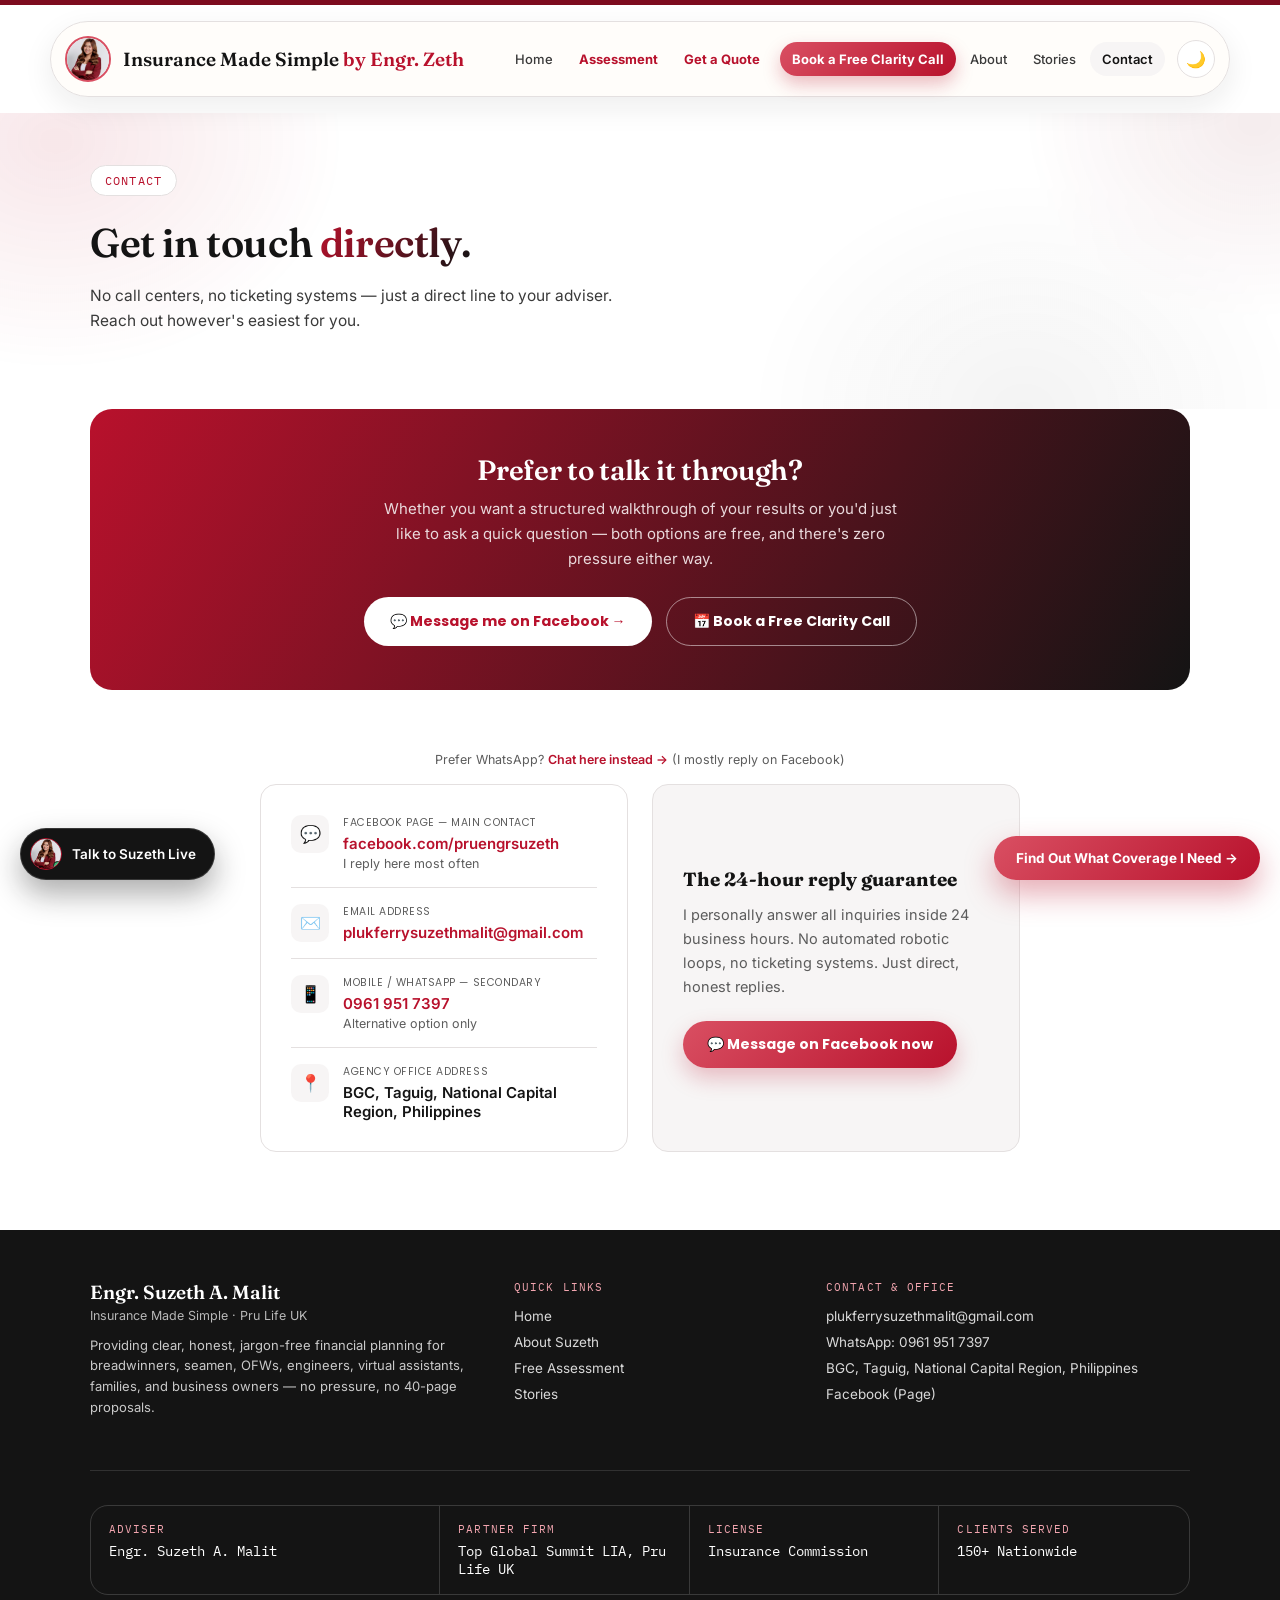
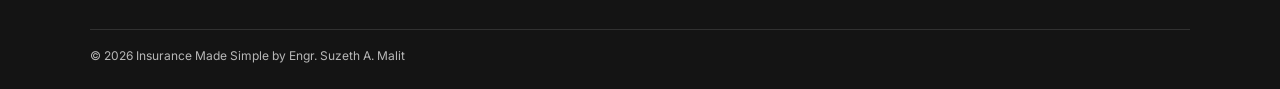
<file: contact.html>
<!DOCTYPE html>
<html lang="en">
<head>
<meta charset="UTF-8">
<meta name="viewport" content="width=device-width, initial-scale=1.0">
<title>Contact — Insurance Made Simple by Engr. Suzeth A. Malit</title>
<meta name="description" content="Get in touch directly with Engr. Suzeth A. Malit — email, WhatsApp, Facebook, or book a free Clarity Session.">
<link rel="preconnect" href="https://fonts.googleapis.com">
<link href="https://fonts.googleapis.com/css2?family=Fraunces:opsz,wght@9..144,400;9..144,500;9..144,600;9..144,700&family=Poppins:wght@500;600;700;800&family=Inter:wght@400;500;600;700&family=IBM+Plex+Mono:wght@400;500;600&display=swap" rel="stylesheet">
<link rel="stylesheet" href="styles.css">
<style>
  section.section{padding:78px 0;}
  .page-hero{padding:52px 0 60px 0;}
  .page-hero h1{font-size:40px;margin-bottom:14px;}
  .page-hero p{color:var(--ink-soft);max-width:56ch;font-size:15.5px;}
  .eyebrow-pill{
    display:inline-flex;align-items:center;gap:8px;
    font-family:'IBM Plex Mono',monospace;
    font-size:11.5px;letter-spacing:0.1em;text-transform:uppercase;
    color:var(--tan-deep);
    background:var(--card);
    border:1px solid var(--line);
    padding:7px 14px;border-radius:100px;
    margin-bottom:22px;
  }

  /* Invite band — book a Clarity Session or talk live */
  .invite-band{
    background:linear-gradient(120deg, var(--tan-deep) 0%, var(--surface-dark) 100%);
    border-radius:22px;padding:44px 40px;color:#fff;text-align:center;margin-bottom:64px;
  }
  .invite-band h2{color:#fff;font-size:28px;margin-bottom:10px;}
  .invite-band p{color:#EAD9DC;font-size:15px;max-width:520px;margin:0 auto 26px auto;}
  .invite-ctas{display:flex;gap:14px;justify-content:center;flex-wrap:wrap;}
  .invite-ctas .btn-white{background:#fff;color:var(--tan-deep);border-radius:100px;padding:13px 26px;font-family:'Poppins',sans-serif;font-weight:700;font-size:14px;display:inline-flex;align-items:center;gap:8px;}
  .invite-ctas .btn-ghost{border:1.5px solid rgba(255,255,255,.5);color:#fff;border-radius:100px;padding:13px 26px;font-family:'Poppins',sans-serif;font-weight:700;font-size:14px;display:inline-flex;align-items:center;gap:8px;}
  .invite-ctas .btn-ghost:hover{border-color:#fff;background:rgba(255,255,255,.1);}

  .contact-grid{display:grid;grid-template-columns:1fr 1fr;gap:24px;max-width:760px;margin:0 auto;}
  .contact-card{background:var(--white);border:1px solid var(--line);border-radius:16px;padding:30px;}
  .contact-row{display:flex;gap:14px;align-items:flex-start;padding:16px 0;border-bottom:1px solid var(--line);}
  .contact-row:first-child{padding-top:0;}
  .contact-row:last-child{border-bottom:none;padding-bottom:0;}
  .contact-icon{width:38px;height:38px;border-radius:10px;background:var(--cream-2);display:flex;align-items:center;justify-content:center;font-size:17px;flex-shrink:0;}
  .contact-label{font-family:'Poppins',sans-serif;font-size:10.5px;color:var(--slate);text-transform:uppercase;letter-spacing:.05em;}
  .contact-value{font-weight:600;margin-top:3px;font-size:15px;}
  .contact-value a{color:var(--tan-deep);}
  .contact-value a:hover{text-decoration:underline;}
  .contact-sub{font-size:12.5px;color:var(--slate);margin-top:3px;}

  .contact-guarantee{background:var(--cream-2);border:1px solid var(--line);border-radius:16px;padding:30px;display:flex;flex-direction:column;justify-content:center;}
  .contact-guarantee h4{font-family:'Fraunces',serif;font-size:19px;margin:0 0 12px 0;color:var(--ink);}
  .contact-guarantee p{color:var(--slate);font-size:14.5px;line-height:1.65;margin:0 0 22px 0;}
  .contact-guarantee .btn-wa{display:inline-flex;align-items:center;gap:8px;background:linear-gradient(135deg, var(--tan), var(--tan-deep));color:#fff;border-radius:100px;padding:13px 24px;font-family:'Poppins',sans-serif;font-weight:700;font-size:14px;box-shadow:0 10px 22px rgba(184,17,44,0.25);width:fit-content;}

  @media (max-width:760px){
    .contact-grid{grid-template-columns:1fr;}
    .invite-band{padding:36px 24px;}
  }
</style>
</head>
<body>

<div class="page-transition-wrap" id="pageWrap">

<div class="top-accent"></div>

<nav class="site-nav">
  <div class="wrap">
    <a href="index.html" class="brand-mark">
      <span class="brand-avatar"><img src="images/headshot.jpg" alt="Engr. Suzeth A. Malit"></span>
      <span class="brand-name">Insurance Made Simple <em>by Engr. Zeth</em></span>
    </a>
    <button class="nav-toggle" id="navToggle" aria-label="Menu">&#9776;</button>
    <div class="nav-links" id="navLinks">
      <a href="index.html">Home</a>
      <a href="assessment.html" class="nav-highlight">Assessment</a>
      <a href="#" class="nav-highlight" id="navGetQuoteBtn">Get a Quote</a>
      <a href="booking.html" class="nav-cta">Book a Free Clarity Call</a>
      <a href="about.html">About</a>
      <a href="stories.html">Stories</a>
      <a href="contact.html" class="current">Contact</a>
      <button class="theme-toggle" id="themeToggle" title="Toggle dark mode" aria-label="Toggle dark mode">🌙</button>
    </div>
  </div>
</nav>

<header class="page-hero blob-bg">
  <div class="wrap">
    <div class="eyebrow-pill">Contact</div>
    <h1>Get in touch <span class="grad-heading">directly.</span></h1>
    <p>No call centers, no ticketing systems — just a direct line to your adviser. Reach out however's easiest for you.</p>
  </div>
</header>

<section class="section" style="padding-top:0;">
  <div class="wrap">

    <div class="invite-band">
      <h2>Prefer to talk it through?</h2>
      <p>Whether you want a structured walkthrough of your results or you'd just like to ask a quick question — both options are free, and there's zero pressure either way.</p>
      <div class="invite-ctas">
        <a href="https://www.facebook.com/pruengrsuzeth" target="_blank" class="btn-white">💬 Message me on Facebook →</a>
        <a href="booking.html" class="btn-ghost">📅 Book a Free Clarity Call</a>
      </div>
    </div>
    <p style="text-align:center;font-size:12.5px;color:var(--slate);margin-top:-4px;">Prefer WhatsApp? <a href="https://wa.me/639619517397" target="_blank" style="color:var(--tan-deep);font-weight:600;">Chat here instead →</a> (I mostly reply on Facebook)</p>

    <div class="contact-grid">
      <div class="contact-card">
        <div class="contact-row">
          <div class="contact-icon">💬</div>
          <div>
            <div class="contact-label">Facebook Page — Main Contact</div>
            <div class="contact-value"><a href="https://www.facebook.com/pruengrsuzeth" target="_blank">facebook.com/pruengrsuzeth</a></div>
            <div class="contact-sub">I reply here most often</div>
          </div>
        </div>
        <div class="contact-row">
          <div class="contact-icon">✉️</div>
          <div>
            <div class="contact-label">Email Address</div>
            <div class="contact-value"><a href="mailto:plukferrysuzethmalit@gmail.com">plukferrysuzethmalit@gmail.com</a></div>
          </div>
        </div>
        <div class="contact-row">
          <div class="contact-icon">📱</div>
          <div>
            <div class="contact-label">Mobile / WhatsApp — Secondary</div>
            <div class="contact-value"><a href="https://wa.me/639619517397" target="_blank">0961 951 7397</a></div>
            <div class="contact-sub">Alternative option only</div>
          </div>
        </div>
        <div class="contact-row">
          <div class="contact-icon">📍</div>
          <div>
            <div class="contact-label">Agency Office Address</div>
            <div class="contact-value">BGC, Taguig, National Capital Region, Philippines</div>
          </div>
        </div>
      </div>

      <div class="contact-guarantee">
        <h4>The 24-hour reply guarantee</h4>
        <p>I personally answer all inquiries inside 24 business hours. No automated robotic loops, no ticketing systems. Just direct, honest replies.</p>
        <a href="https://www.facebook.com/pruengrsuzeth" target="_blank" class="btn-wa">💬 Message on Facebook now</a>
      </div>
    </div>

  </div>
</section>

<footer class="title-block">
  <div class="wrap">
    <div class="footer-columns">
      <div class="footer-col">
        <div class="footer-brand">Engr. Suzeth A. Malit</div>
        <div class="footer-role">Insurance Made Simple &middot; Pru Life UK</div>
        <p class="footer-blurb">Providing clear, honest, jargon-free financial planning for breadwinners, seamen, OFWs, engineers, virtual assistants, families, and business owners &mdash; no pressure, no 40-page proposals.</p>
      </div>
      <div class="footer-col">
        <div class="footer-col-title">Quick Links</div>
        <a href="index.html">Home</a>
        <a href="about.html">About Suzeth</a>
        <a href="assessment.html">Free Assessment</a>
        <a href="stories.html">Stories</a>
      </div>
      <div class="footer-col">
        <div class="footer-col-title">Contact &amp; Office</div>
        <div class="footer-contact-line"><a href="mailto:plukferrysuzethmalit@gmail.com" style="margin:0;display:inline;color:#D9D9D9;">plukferrysuzethmalit@gmail.com</a></div>
        <div class="footer-contact-line"><a href="https://wa.me/639619517397" target="_blank" style="margin:0;display:inline;color:#D9D9D9;">WhatsApp: 0961 951 7397</a></div>
        <div class="footer-contact-line">BGC, Taguig, National Capital Region, Philippines</div>
        <div class="footer-contact-line"><a href="https://www.facebook.com/pruengrsuzeth/" target="_blank" style="margin:0;display:inline;color:#D9D9D9;">Facebook (Page)</a></div>
      </div>
    </div>
    <div class="tb-grid">
      <div class="tb-cell"><div class="tb-k">Adviser</div><div class="tb-v">Engr. Suzeth A. Malit</div></div>
      <div class="tb-cell"><div class="tb-k">Partner Firm</div><div class="tb-v">Top Global Summit LIA, Pru Life UK</div></div>
      <div class="tb-cell"><div class="tb-k">License</div><div class="tb-v">Insurance Commission</div></div>
      <div class="tb-cell"><div class="tb-k">Clients Served</div><div class="tb-v">150+ Nationwide</div></div>
    </div>
    <div class="site-footer-bottom">
      <span>© <span id="year"></span> Insurance Made Simple by Engr. Suzeth A. Malit</span>
    </div>
  </div>
</footer>

<script>
document.getElementById('year').textContent = new Date().getFullYear();
document.getElementById('navToggle').addEventListener('click', ()=>{
  document.getElementById('navLinks').classList.toggle('open');
});

(function pageTransitions(){
  const wrap = document.getElementById('pageWrap');
  if (!wrap) return;
  requestAnimationFrame(()=>{ wrap.classList.add('page-in'); });

  document.querySelectorAll('a[href$=".html"], a[href*=".html#"]').forEach(link=>{
    link.addEventListener('click', function(e){
      if (e.defaultPrevented) return;
      if (e.metaKey || e.ctrlKey || e.shiftKey || e.altKey) return;
      if (link.target === '_blank') return;
      const href = link.getAttribute('href');
      if (!href || href.indexOf('http') === 0) return;
      e.preventDefault();
      wrap.classList.remove('page-in');
      wrap.classList.add('page-out');
      setTimeout(()=>{ window.location.href = href; }, 220);
    });
  });
})();
</script>

</div>

<a href="assessment.html" class="assessment-float"><span class="af-full">Find Out What Coverage I Need →</span><span class="af-short">Find My Coverage →</span></a>

<a href="booking.html" class="chat-float">
  <span class="cf-avatar"><img src="images/headshot.jpg" alt="Suzeth"><span class="cf-dot"></span></span>
  Talk to Suzeth Live
</a>

<script src="quote-data.js"></script>
<script src="quote-engine.js"></script>
<script src="enhance.js"></script>

<!-- ============================================================
     GET A QUOTE / FREE ASSESSMENT MODAL
     Trigger from anywhere with: openQuoteModal()
     Or add class="js-open-quote-modal" to any link/button.
     Data-driven by quote-data.js + quote-engine.js (loaded above).
     ============================================================ -->
<style>
  .qm-overlay{
    position:fixed; inset:0; z-index:9999;
    background:rgba(24,16,12,0.55);
    display:none; align-items:center; justify-content:center;
    padding:20px;
  }
  .qm-overlay.qm-open{ display:flex; }
  .qm-modal{
    width:100%; max-width:480px; max-height:88vh; overflow-y:auto;
    background:var(--card, #fff);
    border-radius:20px;
    box-shadow:0 30px 80px rgba(20,20,20,0.35);
    animation:qmPop .22s ease;
  }
  @keyframes qmPop{ from{ opacity:0; transform:translateY(14px) scale(.98);} to{ opacity:1; transform:translateY(0) scale(1);} }
  .qm-header{
    position:relative;
    background:linear-gradient(135deg, var(--maroon,#7D0C1F), var(--tan-deep,#a8632c));
    color:#fff; padding:22px 50px 20px 26px;
    border-radius:20px 20px 0 0;
  }
  .qm-header-eyebrow{
    font-family:'IBM Plex Mono',monospace; font-size:10.5px; letter-spacing:.1em;
    text-transform:uppercase; opacity:.85; margin-bottom:6px;
  }
  .qm-header h3{ font-family:'Fraunces',serif; font-size:23px; margin:0; color:#fff; line-height:1.25; }
  .qm-close{
    position:absolute; top:16px; right:16px;
    width:30px; height:30px; border-radius:50%;
    background:rgba(255,255,255,.15); border:none; color:#fff;
    font-size:18px; line-height:1; cursor:pointer;
  }
  .qm-close:hover{ background:rgba(255,255,255,.28); }
  .qm-body{ padding:26px; }
  .qm-lede{ font-size:14.5px; color:var(--ink-soft,#5b5b5b); margin:0 0 18px 0; }

  .qm-choice-grid{ display:grid; gap:14px; }
  .qm-choice-card{
    display:block; width:100%; text-align:left;
    border:1.5px solid var(--line,#e6ddd6); background:var(--cream-2,#faf5f0);
    border-radius:14px; padding:18px; cursor:pointer;
    font-family:inherit; transition:border-color .15s, transform .15s;
  }
  .qm-choice-card:hover{ border-color:var(--tan,#c99a63); transform:translateY(-2px); }
  .qm-choice-card-alt{ background:var(--card,#fff); }
  .qm-choice-icon{
    width:32px; height:32px; border-radius:50%; display:flex; align-items:center; justify-content:center;
    background:linear-gradient(135deg, var(--tan,#c99a63), var(--tan-deep,#a8632c));
    color:#fff; font-size:14px; margin-bottom:10px;
  }
  .qm-choice-title{ font-family:'Fraunces',serif; font-weight:600; font-size:16.5px; color:var(--ink,#222); margin-bottom:4px; }
  .qm-choice-sub{ font-size:13px; color:var(--slate,#78716c); margin:0; }

  .qm-field{ display:block; margin-bottom:16px; }
  .qm-field span{ display:block; font-size:12.5px; font-weight:600; color:var(--ink,#222); margin-bottom:6px; }
  .qm-field input, .qm-field select{
    width:100%; padding:11px 13px; border:1.5px solid var(--line,#e6ddd6); border-radius:10px;
    font-size:14.5px; font-family:inherit; color:var(--ink,#222); background:#fff;
    box-sizing:border-box;
  }
  .qm-field input:focus, .qm-field select:focus{ outline:none; border-color:var(--tan-deep,#a8632c); }
  .qm-field-row{ display:grid; grid-template-columns:1fr 1fr; gap:12px; }

  .qm-btn-primary{
    display:flex; align-items:center; justify-content:center; gap:6px;
    width:100%; padding:13px 20px; border:none; border-radius:100px;
    background:linear-gradient(135deg, var(--tan,#c99a63), var(--tan-deep,#a8632c));
    color:#fff; font-weight:700; font-size:14.5px; cursor:pointer;
    text-decoration:none; margin-top:4px; box-sizing:border-box;
  }
  .qm-btn-primary:hover{ filter:brightness(1.06); }

  .qm-back{
    display:block; margin:14px auto 0 auto; background:none; border:none;
    color:var(--slate,#78716c); font-size:13px; cursor:pointer; text-decoration:underline;
    padding:4px;
  }

  .qm-result-head{
    display:flex; align-items:baseline; justify-content:space-between; gap:10px;
    margin-bottom:14px; flex-wrap:wrap;
  }
  .qm-result-product{ font-family:'Fraunces',serif; font-weight:600; font-size:16px; color:var(--maroon,#7D0C1F); }
  .qm-result-premium{ font-size:13px; color:var(--slate,#78716c); }
  .qm-result-premium b{ color:var(--ink,#222); font-size:15px; }

  .qm-coverage-grid{ display:grid; grid-template-columns:1fr 1fr; gap:10px; margin-bottom:12px; }
  .qm-cov-item{ border:1px solid var(--line,#e6ddd6); border-radius:12px; padding:13px 12px; }
  .qm-cov-label{
    font-family:'IBM Plex Mono',monospace; font-size:9.5px; letter-spacing:.06em;
    text-transform:uppercase; color:var(--slate,#78716c); margin-bottom:6px;
  }
  .qm-cov-value{ font-family:'Fraunces',serif; font-weight:600; font-size:15px; color:var(--ink,#222); }

  .qm-fund-box{
    background:var(--cream-2,#faf5f0); border:1px solid var(--tan,#c99a63);
    border-radius:12px; padding:14px; margin-bottom:16px; text-align:center;
  }
  .qm-fund-label{
    font-family:'IBM Plex Mono',monospace; font-size:9.5px; letter-spacing:.06em;
    text-transform:uppercase; color:var(--tan-deep,#a8632c); margin-bottom:6px;
  }
  .qm-fund-value{ font-family:'Fraunces',serif; font-weight:600; font-size:19px; color:var(--tan-deep,#a8632c); }
  .qm-fund-sub{ font-size:11px; color:var(--slate,#78716c); margin-top:3px; }

  .qm-disclaimer{ font-size:11.5px; color:var(--slate,#78716c); font-style:italic; line-height:1.5; margin:0 0 18px 0; }
  .qm-cta-block{ text-align:center; background:var(--cream-2,#faf5f0); border-radius:14px; padding:18px; margin-bottom:4px; }
  .qm-cta-line{ font-size:13px; font-weight:600; color:var(--ink,#222); margin:0 0 12px 0; }

  @media (max-width:480px){
    .qm-header h3{ font-size:20px; }
    .qm-body{ padding:20px; }
    .qm-coverage-grid{ grid-template-columns:1fr; }
  }
</style>

<div class="qm-overlay" id="qmOverlay" aria-hidden="true">
  <div class="qm-modal" role="dialog" aria-modal="true" aria-labelledby="qmTitle">

    <div class="qm-header">
      <div class="qm-header-eyebrow">Insurance Made Simple · by Engr. Zeth</div>
      <h3 id="qmTitle">Let's Get You Started</h3>
      <button class="qm-close" id="qmClose" aria-label="Close">&times;</button>
    </div>

    <div class="qm-body">

      <!-- STEP 1: choose path -->
      <div class="qm-step" id="qmStep1">
        <p class="qm-lede">How would you like to begin?</p>
        <div class="qm-choice-grid">
          <button type="button" class="qm-choice-card" id="qmChooseAssessment">
            <div class="qm-choice-icon">✓</div>
            <div class="qm-choice-title">Free Assessment</div>
            <p class="qm-choice-sub">Discover your protection gap in 2 minutes — free &amp; personalized.</p>
          </button>
          <button type="button" class="qm-choice-card qm-choice-card-alt" id="qmChooseQuote">
            <div class="qm-choice-icon">₱</div>
            <div class="qm-choice-title">Get a Quote</div>
            <p class="qm-choice-sub">See real sample coverage &amp; premiums based on your age and budget.</p>
          </button>
        </div>
      </div>

      <!-- STEP 2: quote form -->
      <div class="qm-step" id="qmStep2" hidden>
        <p class="qm-lede">Tell us a bit about you.</p>
        <form id="qmForm" novalidate>
          <label class="qm-field">
            <span>Your Name</span>
            <input type="text" id="qmName" required placeholder="e.g. Juan Dela Cruz">
          </label>
          <div class="qm-field-row">
            <label class="qm-field">
              <span>Age</span>
              <input type="number" id="qmAge" min="18" max="75" required placeholder="e.g. 30">
            </label>
            <label class="qm-field">
              <span>Monthly Budget</span>
              <select id="qmBudget" required>
                <option value="" disabled selected>Select</option>
                <option value="1000">~₱1,000/mo</option>
                <option value="2000">~₱2,000/mo</option>
                <option value="2500">~₱2,500/mo</option>
                <option value="3000">~₱3,000/mo</option>
                <option value="3500">~₱3,500/mo</option>
                <option value="4000">~₱4,000/mo</option>
                <option value="5000">~₱5,000/mo</option>
              </select>
            </label>
          </div>
          <label class="qm-field">
            <span>Type of Insurance</span>
            <select id="qmType" required>
              <option value="" disabled selected>Select insurance type</option>
              <option value="term">Term Insurance</option>
              <option value="whole">Whole Life Insurance</option>
              <option value="vul">VUL (Variable Universal Life)</option>
            </select>
          </label>
          <button type="submit" class="qm-btn-primary">Quote</button>
        </form>
        <button type="button" class="qm-back" id="qmBackTo1">← Back</button>
      </div>

      <!-- STEP 3: sample quote result -->
      <div class="qm-step" id="qmStep3" hidden>
        <p class="qm-lede" id="qmResultLede">Here's your sample quotation:</p>

        <div class="qm-result-head">
          <span class="qm-result-product" id="qmResultProduct">—</span>
          <span class="qm-result-premium">Annual premium <b id="qmResultPremium">—</b></span>
        </div>

        <div class="qm-coverage-grid">
          <div class="qm-cov-item">
            <div class="qm-cov-label">Life Insurance</div>
            <div class="qm-cov-value" id="qmCovLife">—</div>
          </div>
          <div class="qm-cov-item">
            <div class="qm-cov-label">Critical Illness</div>
            <div class="qm-cov-value" id="qmCovCI">—</div>
          </div>
          <div class="qm-cov-item">
            <div class="qm-cov-label">Disability</div>
            <div class="qm-cov-value" id="qmCovDisability">—</div>
          </div>
          <div class="qm-cov-item">
            <div class="qm-cov-label">Accident Only</div>
            <div class="qm-cov-value" id="qmCovAccident">—</div>
          </div>
        </div>

        <div class="qm-fund-box" id="qmFundBox" hidden>
          <div class="qm-fund-label">Highest Fund / Cash Value</div>
          <div class="qm-fund-value" id="qmFundValue">—</div>
          <div class="qm-fund-sub">Projected value across the plan's saving years</div>
        </div>

        <p class="qm-disclaimer">Figures are pulled from real sample proposal data closest to your age and budget, for illustration only. Your actual plan, coverage, and premium will be tailored to you by Engr. Zeth upon underwriting.</p>

        <div class="qm-cta-block">
          <p class="qm-cta-line">Click the button below to be prioritized for contacting by an advisor.</p>
          <a href="booking.html" class="qm-btn-primary" id="qmTalkAdvisor">I'm Ready to Talk to an Advisor</a>
        </div>

        <button type="button" class="qm-back" id="qmBackTo2">← Recompute</button>
      </div>

    </div>
  </div>
</div>

<script>
(function(){
  var overlay = document.getElementById('qmOverlay');
  var step1 = document.getElementById('qmStep1');
  var step2 = document.getElementById('qmStep2');
  var step3 = document.getElementById('qmStep3');

  function showStep(step){
    [step1, step2, step3].forEach(function(s){ s.hidden = true; });
    step.hidden = false;
  }

  window.openQuoteModal = function(){
    overlay.classList.add('qm-open');
    overlay.setAttribute('aria-hidden', 'false');
    document.body.style.overflow = 'hidden';
    showStep(step1);
  };

  function closeQuoteModal(){
    overlay.classList.remove('qm-open');
    overlay.setAttribute('aria-hidden', 'true');
    document.body.style.overflow = '';
  }

  document.getElementById('qmClose').addEventListener('click', closeQuoteModal);
  overlay.addEventListener('click', function(e){
    if (e.target === overlay) closeQuoteModal();
  });
  document.addEventListener('keydown', function(e){
    if (e.key === 'Escape' && overlay.classList.contains('qm-open')) closeQuoteModal();
  });

  // Any element with class="js-open-quote-modal" also opens the modal
  document.querySelectorAll('.js-open-quote-modal, #navGetQuoteBtn, #heroGetQuoteBtn').forEach(function(el){
    el.addEventListener('click', function(e){
      e.preventDefault();
      window.openQuoteModal();
    });
  });

  document.getElementById('qmChooseAssessment').addEventListener('click', function(){
    window.location.href = 'assessment.html';
  });
  document.getElementById('qmChooseQuote').addEventListener('click', function(){
    showStep(step2);
  });
  document.getElementById('qmBackTo1').addEventListener('click', function(){ showStep(step1); });
  document.getElementById('qmBackTo2').addEventListener('click', function(){ showStep(step2); });

  function formatPeso(n){
    if (n === null || n === undefined) return '—';
    return '₱' + Math.round(n).toLocaleString('en-PH');
  }

  document.getElementById('qmForm').addEventListener('submit', function(e){
    e.preventDefault();

    var name = document.getElementById('qmName').value.trim() || 'there';
    var age = parseInt(document.getElementById('qmAge').value, 10);
    var monthly = parseInt(document.getElementById('qmBudget').value, 10);
    var type = document.getElementById('qmType').value;

    if (!age || !monthly || !type) return;

    var result = (typeof qeBuildQuote === 'function') ? qeBuildQuote(type, age, monthly) : null;

    if (!result) {
      document.getElementById('qmResultLede').textContent = 'Sorry ' + name + ', we could not find a matching sample for that combination — an advisor will follow up with exact figures.';
      document.getElementById('qmResultProduct').textContent = '—';
      document.getElementById('qmResultPremium').textContent = '—';
      document.getElementById('qmCovLife').textContent = '—';
      document.getElementById('qmCovCI').textContent = '—';
      document.getElementById('qmCovDisability').textContent = '—';
      document.getElementById('qmCovAccident').textContent = '—';
      document.getElementById('qmFundBox').hidden = true;
      showStep(step3);
      return;
    }

    document.getElementById('qmResultLede').textContent = 'Hi ' + name + ', here\'s your sample quotation:';
    document.getElementById('qmResultProduct').textContent = result.productLabel;
    document.getElementById('qmResultPremium').textContent = formatPeso(result.premiumAnnual);
    document.getElementById('qmCovLife').textContent = formatPeso(result.life);
    document.getElementById('qmCovCI').textContent = result.ci ? formatPeso(result.ci) : 'Not included';
    document.getElementById('qmCovDisability').textContent = result.disability ? formatPeso(result.disability) : 'Not included';
    document.getElementById('qmCovAccident').textContent = result.accident ? formatPeso(result.accident) : 'Not included';

    var fundBox = document.getElementById('qmFundBox');
    if (result.fundValue !== null && result.fundValue !== undefined) {
      fundBox.hidden = false;
      document.getElementById('qmFundValue').textContent = formatPeso(result.fundValue);
    } else {
      fundBox.hidden = true;
    }

    showStep(step3);
  });
})();
</script>

</body>
</html>
</file>
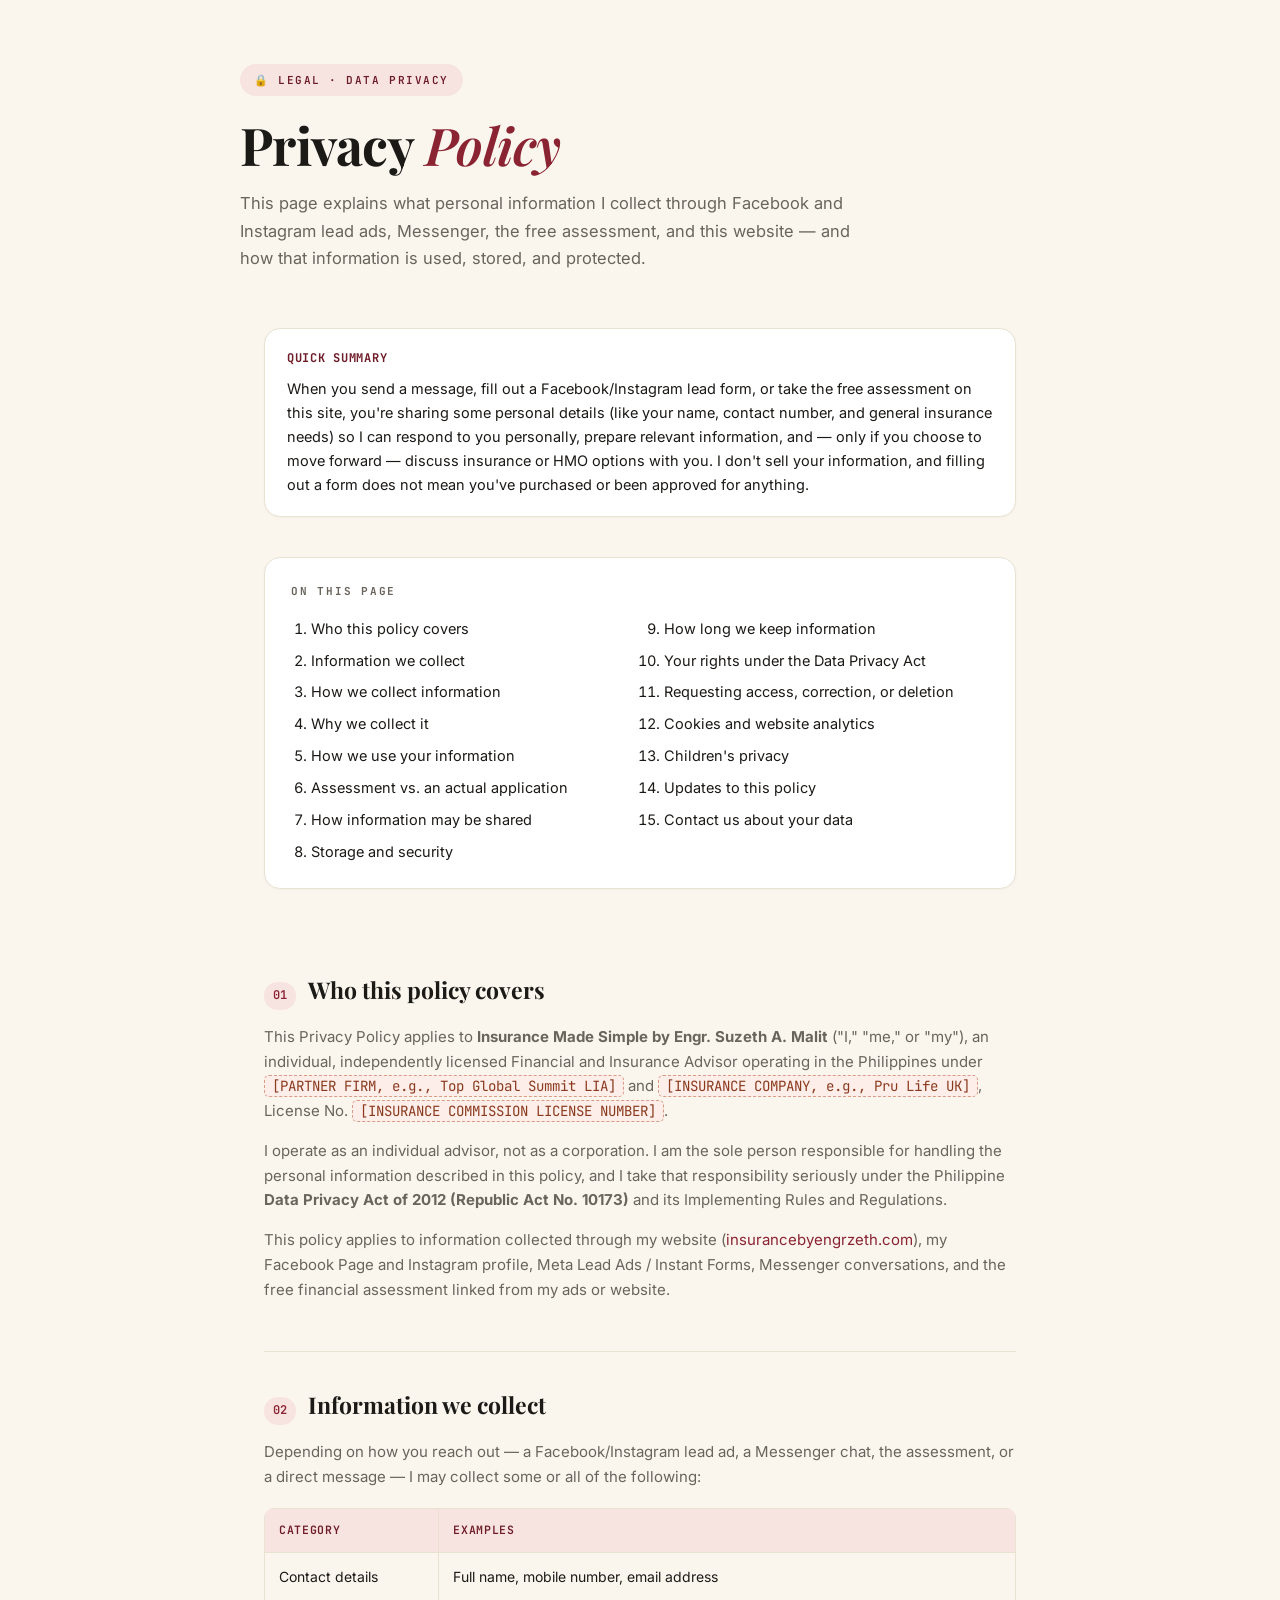
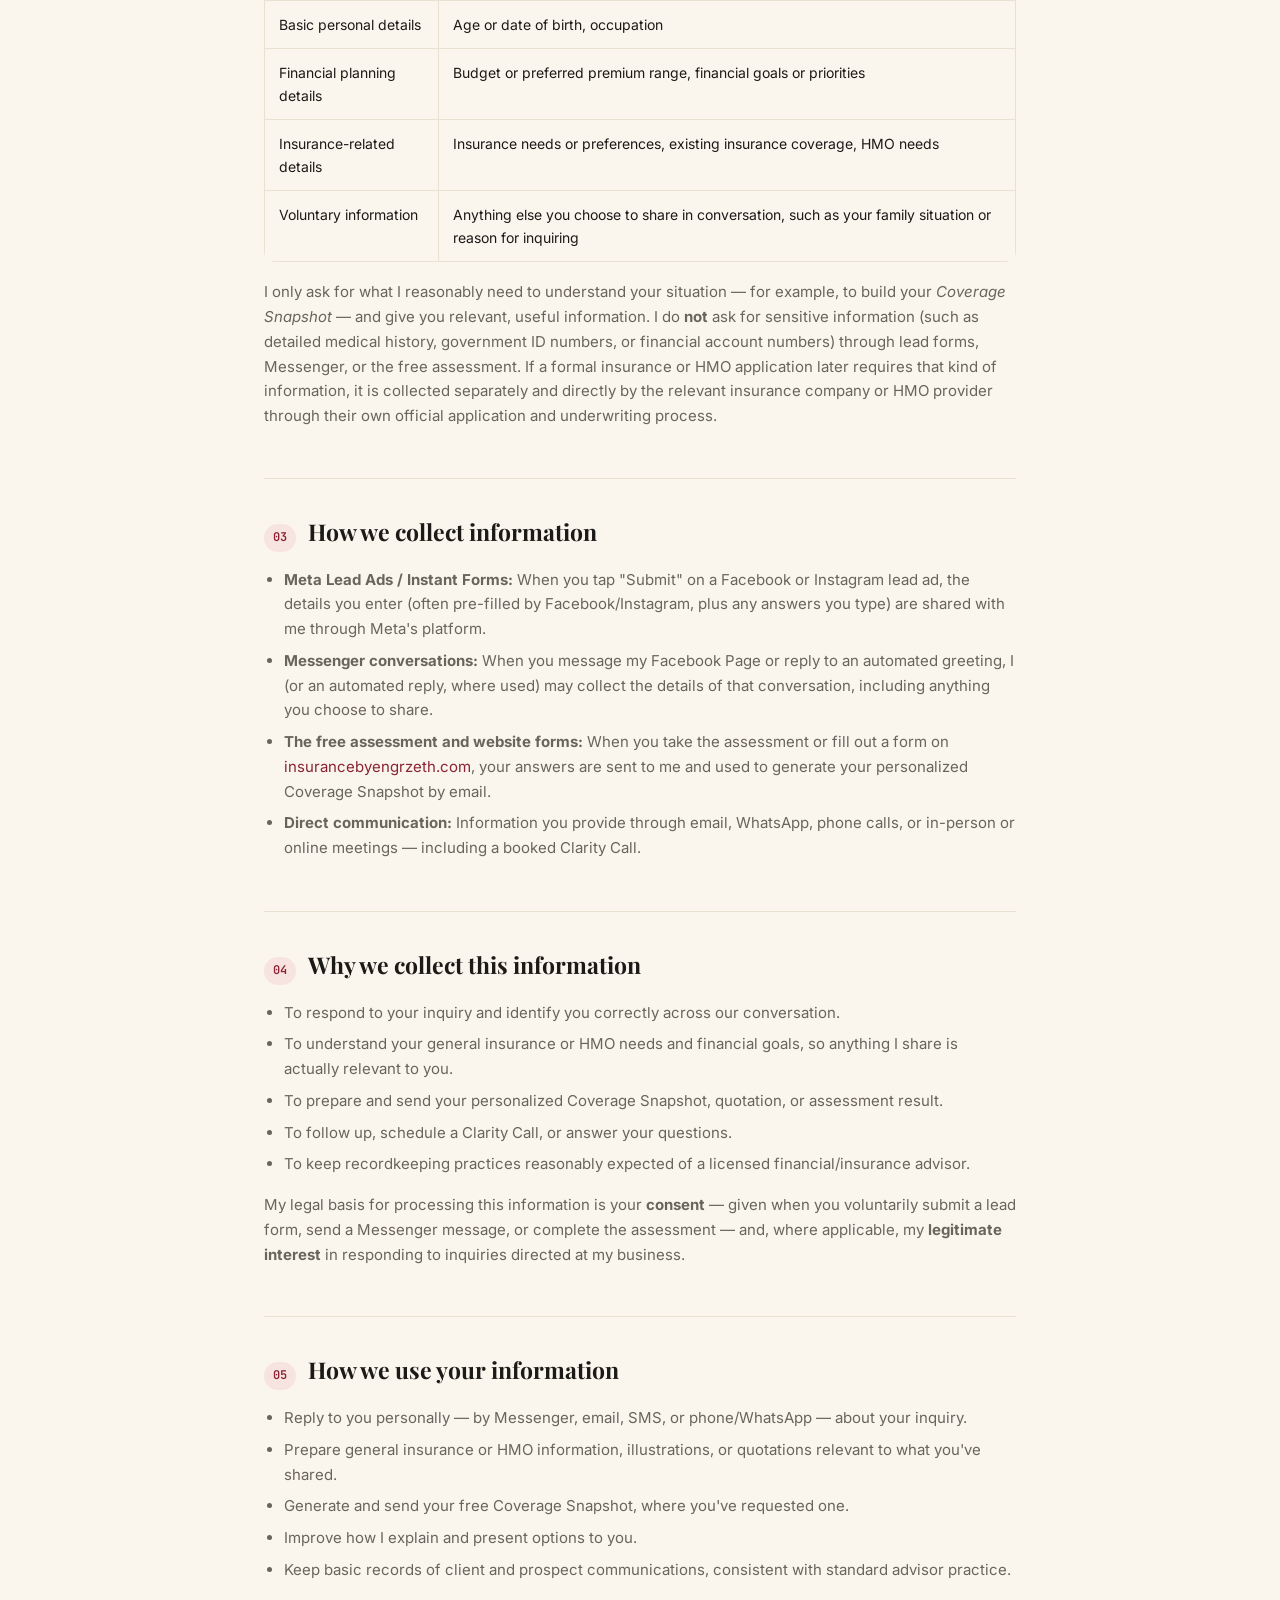
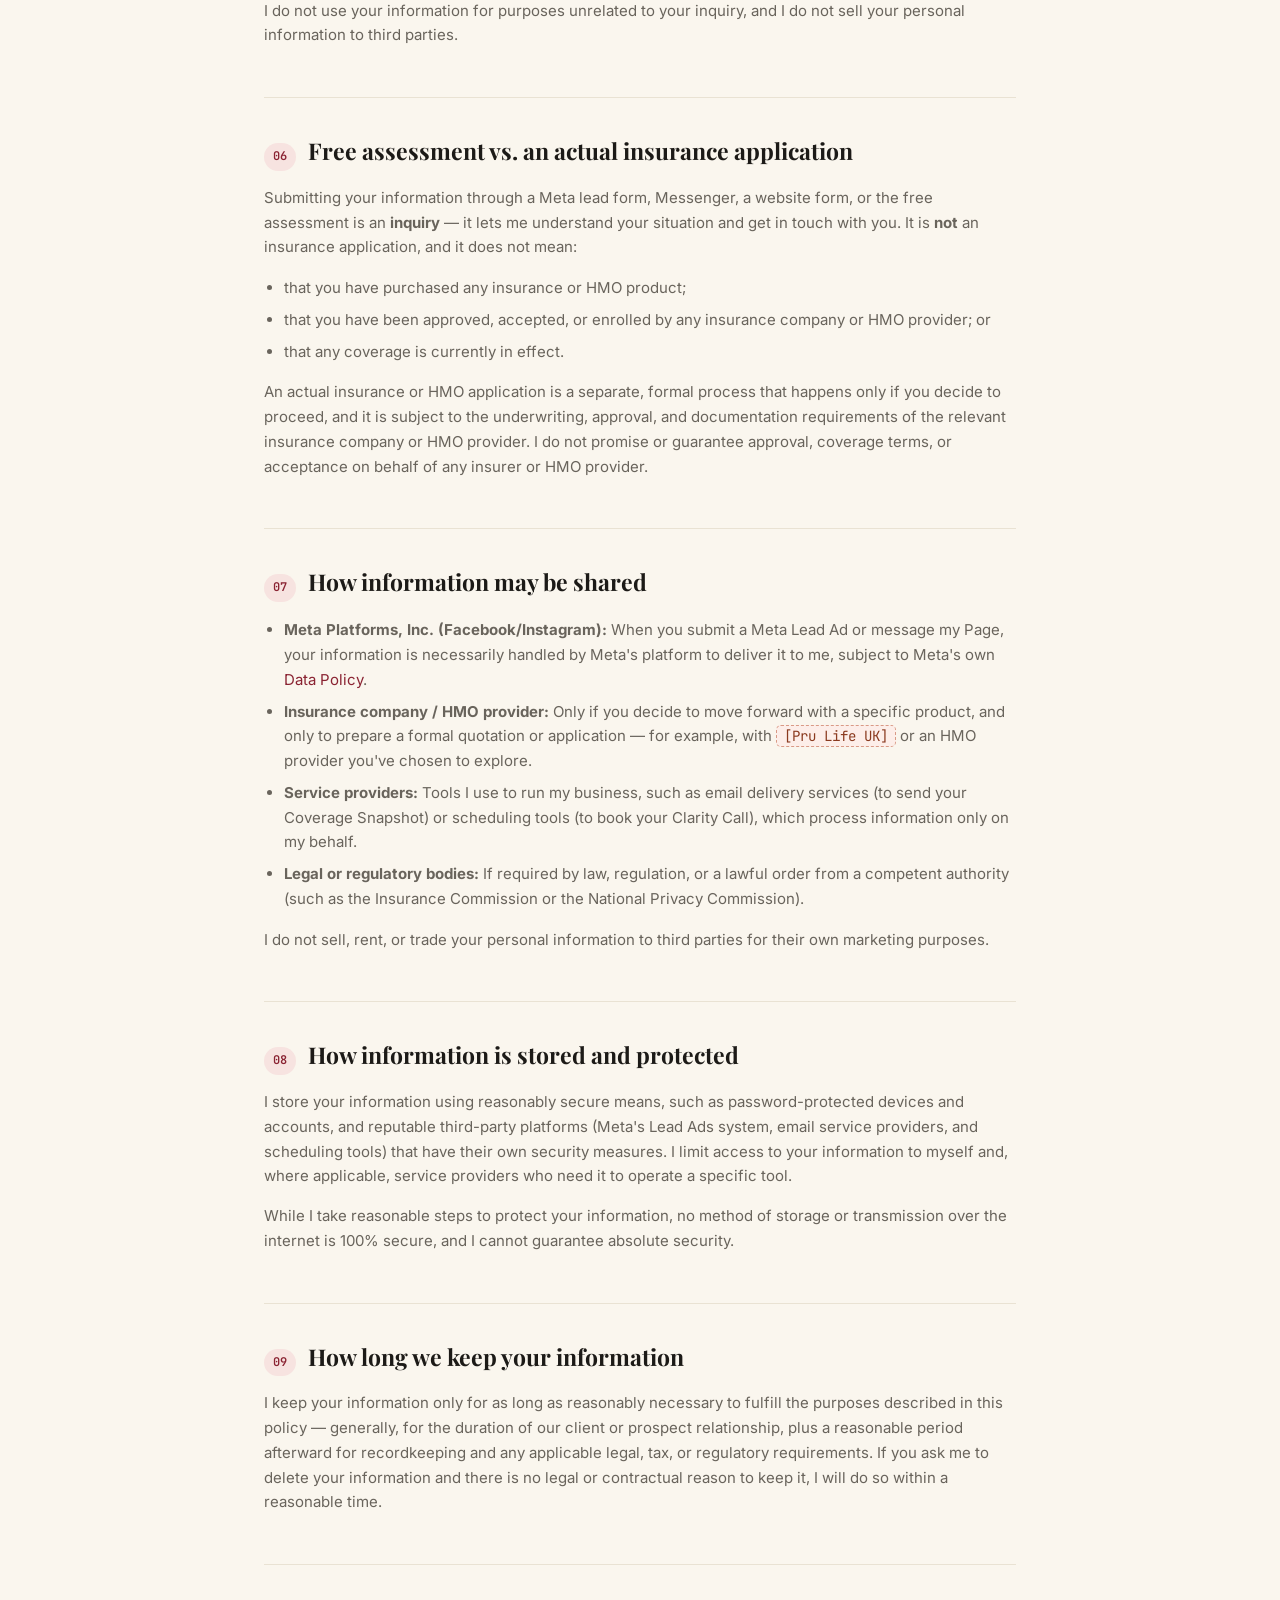
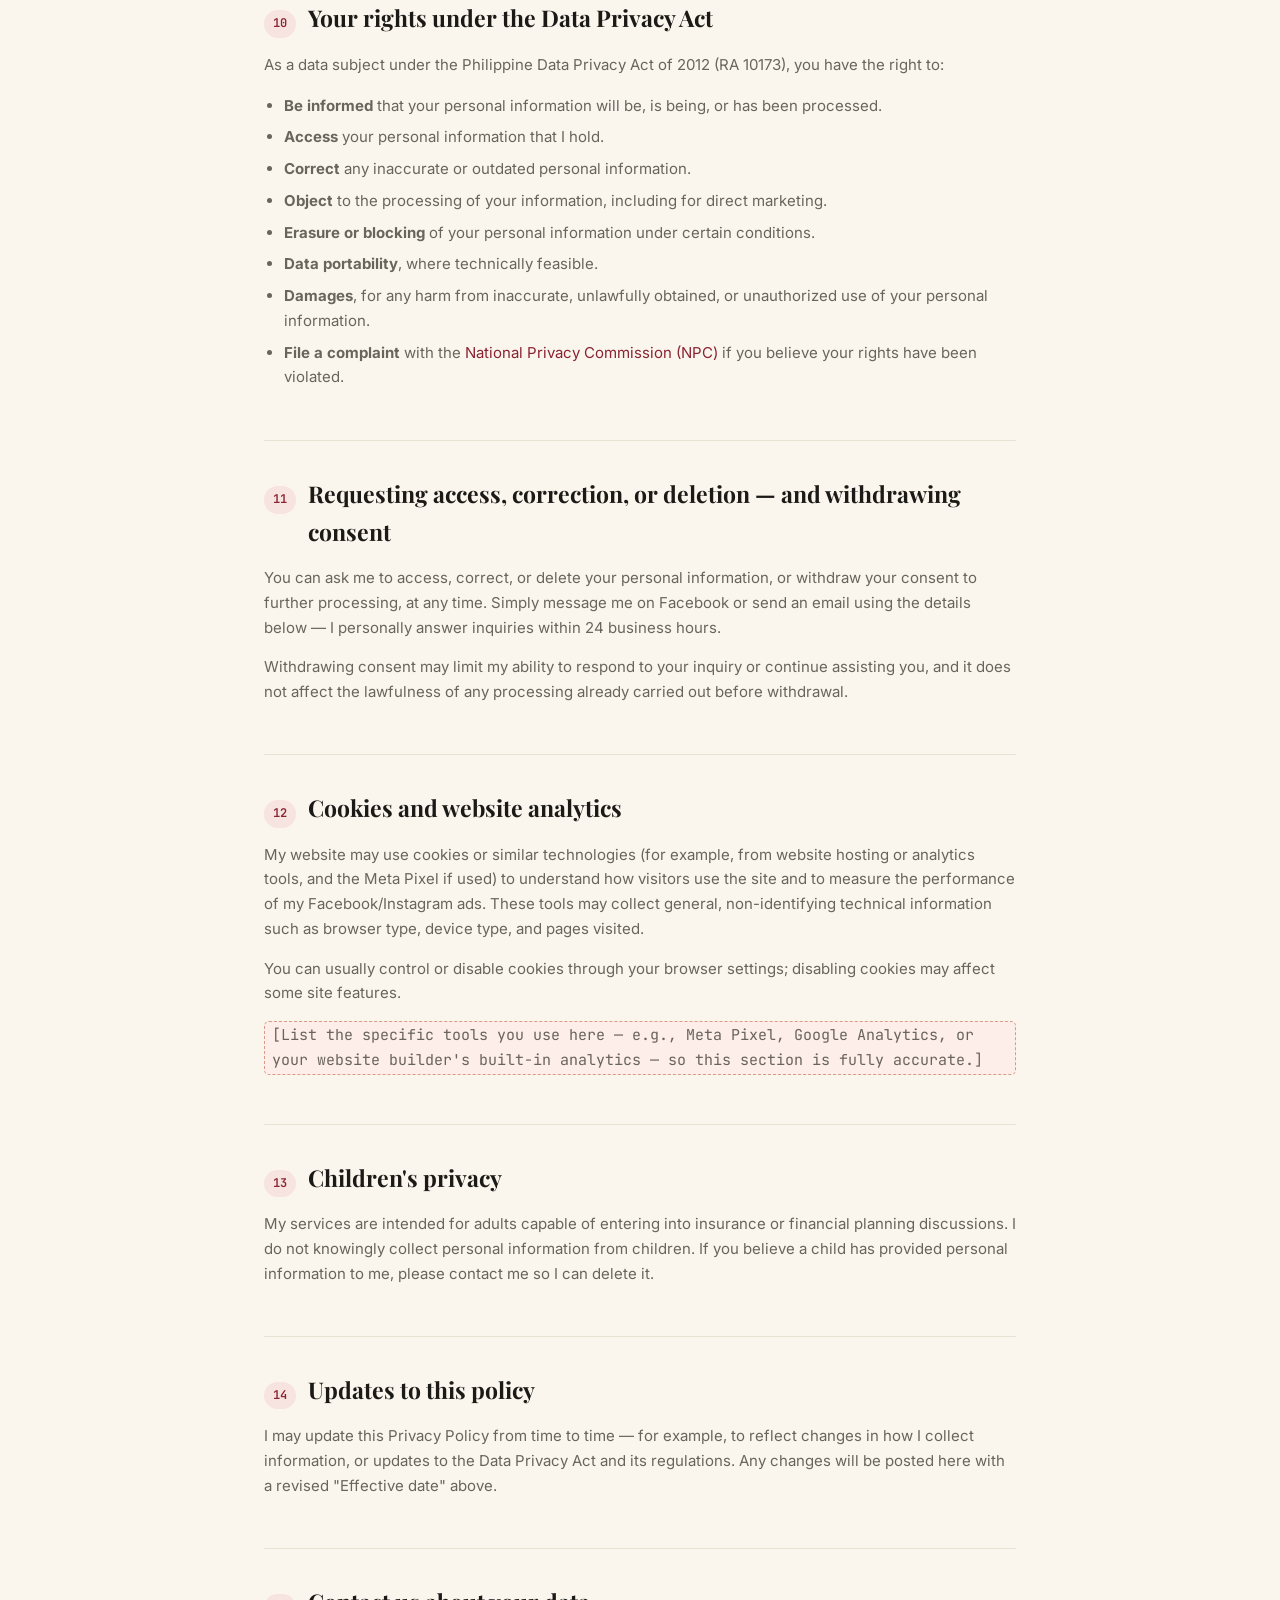
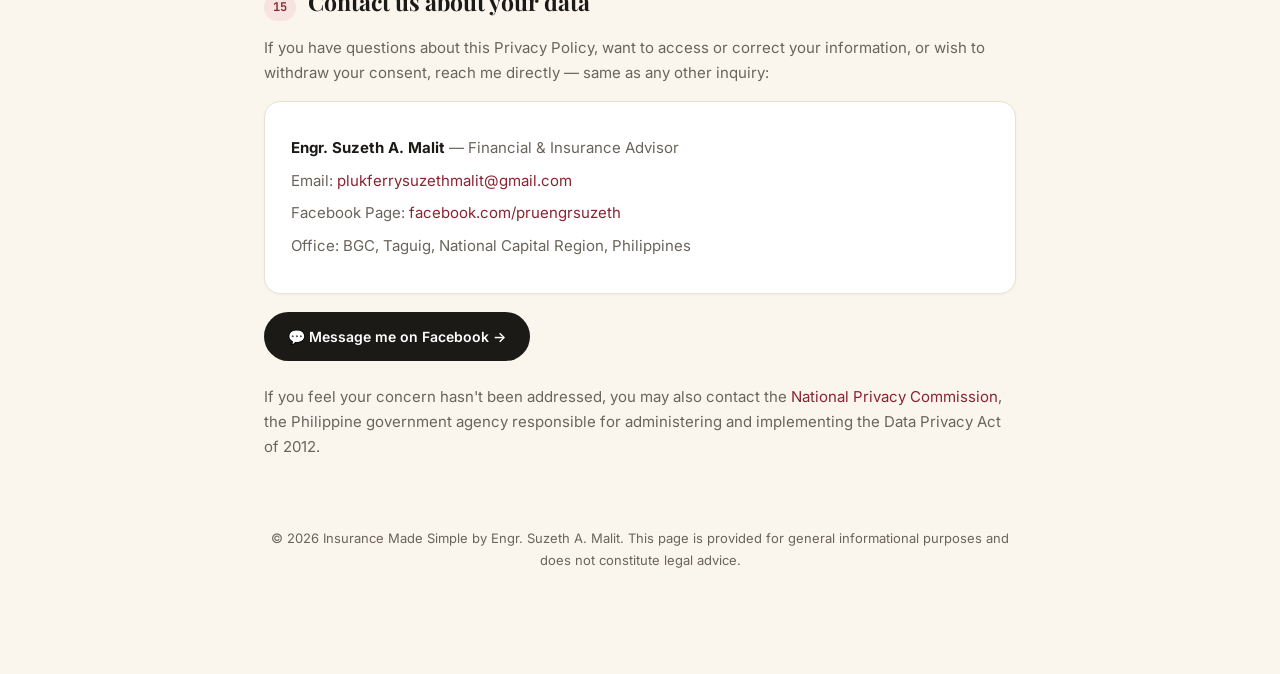
<file: privacy-policy.html>
<!DOCTYPE html>
<html lang="en">
<head>
<meta charset="UTF-8">
<meta name="viewport" content="width=device-width, initial-scale=1.0">
<title>Privacy Policy — Insurance Made Simple by Engr. Suzeth A. Malit</title>
<meta name="description" content="How Engr. Suzeth A. Malit (Insurance Made Simple) collects, uses, and protects personal information submitted through Facebook/Instagram lead ads, Messenger, and website forms.">
<meta name="robots" content="index, follow">
<link rel="preconnect" href="https://fonts.googleapis.com">
<link href="https://fonts.googleapis.com/css2?family=Playfair+Display:ital,wght@0,500;0,600;0,700;1,500;1,600&family=Inter:wght@400;500;600&family=JetBrains+Mono:wght@500;600&display=swap" rel="stylesheet">
<style>
  :root{
    --cream:#faf6ee;
    --card:#ffffff;
    --ink:#1c1a17;
    --ink-soft:#69645c;
    --maroon:#8a2332;
    --maroon-deep:#6e1b28;
    --badge-bg:#f7e3e0;
    --line:#e9e2d3;
    --radius:16px;
    --maxw:800px;
    --serif:'Playfair Display', Georgia, serif;
    --sans:'Inter', -apple-system, BlinkMacSystemFont, "Segoe UI", sans-serif;
    --mono:'JetBrains Mono', ui-monospace, monospace;
  }
  *{box-sizing:border-box;}
  html{scroll-behavior:smooth;}
  body{
    margin:0;
    background:var(--cream);
    color:var(--ink);
    font-family:var(--sans);
    line-height:1.65;
    -webkit-font-smoothing:antialiased;
  }
  a{color:var(--maroon);text-decoration:none;}
  a:hover{text-decoration:underline;}
  a:focus-visible, button:focus-visible{outline:3px solid var(--maroon);outline-offset:2px;}
  img{max-width:100%;display:block;}

  /* ---- Header ---- */
  header.site{
    background:var(--cream);
    border-bottom:1px solid var(--line);
    position:sticky;
    top:0;
    z-index:20;
  }
  .site-inner{
    max-width:1200px;
    margin:0 auto;
    padding:16px 24px;
    display:flex;
    align-items:center;
    justify-content:space-between;
    gap:20px;
  }
  .brand{
    display:flex;
    align-items:center;
    gap:12px;
    font-family:var(--serif);
    font-weight:700;
    font-size:19px;
    color:var(--ink);
    white-space:nowrap;
  }
  .brand img{
    width:42px;height:42px;border-radius:50%;
    object-fit:cover;
    border:2px solid var(--maroon);
  }
  .brand em{font-style:italic;font-weight:600;color:var(--maroon);}
  nav.site-nav{
    display:flex;
    align-items:center;
    gap:26px;
    font-size:14.5px;
    font-weight:500;
    flex-wrap:wrap;
  }
  nav.site-nav a{color:var(--ink);}
  nav.site-nav a:hover{color:var(--maroon);text-decoration:none;}
  nav.site-nav a.current{color:var(--maroon);font-weight:600;}
  nav.site-nav a.nav-cta{
    background:var(--maroon);
    color:#fff;
    padding:10px 18px;
    border-radius:999px;
    font-weight:600;
  }
  nav.site-nav a.nav-cta:hover{background:var(--maroon-deep);text-decoration:none;}
  .theme-toggle{
    background:none;border:1px solid var(--line);border-radius:50%;
    width:36px;height:36px;font-size:15px;cursor:pointer;
    display:flex;align-items:center;justify-content:center;
    color:var(--ink);flex:0 0 auto;
  }
  .menu-toggle{
    display:none;background:none;border:none;font-size:22px;cursor:pointer;color:var(--ink);
  }

  /* ---- Trust strip, mirrors homepage partner bar ---- */
  .trust-strip{
    background:var(--cream);
    border-bottom:1px solid var(--line);
    padding:14px 24px 20px;
    text-align:center;
  }
  .trust-strip .eyebrow-label{
    font-family:var(--mono);
    font-size:11px;
    letter-spacing:.18em;
    color:var(--ink-soft);
    text-transform:uppercase;
  }

  /* ---- Hero ---- */
  .hero{
    padding:64px 24px 48px;
    text-align:left;
  }
  .hero-inner{max-width:var(--maxw);margin:0 auto;}
  .eyebrow{
    display:inline-flex;align-items:center;gap:7px;
    font-family:var(--mono);
    text-transform:uppercase;
    letter-spacing:.14em;
    font-size:11px;
    color:var(--maroon-deep);
    font-weight:600;
    background:var(--badge-bg);
    padding:7px 14px;
    border-radius:999px;
    margin-bottom:20px;
  }
  .hero h1{
    font-family:var(--serif);
    font-size:clamp(34px,5.5vw,52px);
    margin:0 0 16px;
    line-height:1.12;
    font-weight:700;
    letter-spacing:-.01em;
  }
  .hero h1 em{color:var(--maroon);font-style:italic;font-weight:600;}
  .hero p{
    margin:0;
    color:var(--ink-soft);
    max-width:64ch;
    font-size:16.5px;
  }
  .effective-date{
    display:inline-block;
    margin-top:20px;
    background:var(--card);
    border:1px solid var(--line);
    padding:9px 16px;
    border-radius:999px;
    font-size:13px;
    font-family:var(--mono);
    color:var(--ink-soft);
  }
  .effective-date b{color:var(--ink);}

  main{
    max-width:var(--maxw);
    margin:0 auto;
    padding:8px 24px 90px;
  }

  .notice{
    background:var(--card);
    border:1px solid var(--line);
    border-radius:var(--radius);
    padding:20px 22px;
    font-size:14.5px;
    color:var(--ink);
    margin-bottom:40px;
    box-shadow:0 1px 3px rgba(0,0,0,.03);
  }
  .notice strong{color:var(--maroon-deep);font-family:var(--mono);font-size:12px;letter-spacing:.06em;text-transform:uppercase;display:block;margin-bottom:8px;}

  .toc{
    background:var(--card);
    border:1px solid var(--line);
    border-radius:var(--radius);
    padding:24px 26px;
    margin-bottom:48px;
    box-shadow:0 1px 3px rgba(0,0,0,.03);
  }
  .toc h2{
    font-family:var(--mono);
    font-size:11px;
    text-transform:uppercase;
    letter-spacing:.16em;
    color:var(--ink-soft);
    margin:0 0 16px;
  }
  .toc ol{
    columns:2;
    -webkit-columns:2;
    column-gap:28px;
    margin:0;
    padding-left:20px;
    font-size:14.5px;
  }
  .toc li{margin-bottom:8px;break-inside:avoid;}
  .toc a{color:var(--ink);}
  .toc a:hover{color:var(--maroon);}

  section.policy-section{
    padding:34px 0;
    border-bottom:1px solid var(--line);
    scroll-margin-top:100px;
  }
  section.policy-section:last-of-type{border-bottom:none;}
  section.policy-section h2{
    font-family:var(--serif);
    font-size:23px;
    color:var(--ink);
    margin:0 0 12px;
    display:flex;
    align-items:baseline;
    gap:12px;
    font-weight:700;
  }
  section.policy-section h2 .num{
    font-family:var(--mono);
    color:var(--maroon);
    font-size:12px;
    font-weight:600;
    background:var(--badge-bg);
    padding:4px 9px;
    border-radius:999px;
  }
  section.policy-section p, section.policy-section li{
    font-size:15px;
    color:var(--ink-soft);
  }
  section.policy-section ul{padding-left:20px;}
  section.policy-section li{margin-bottom:7px;}

  table.info-table{
    width:100%;
    border-collapse:collapse;
    margin:18px 0;
    font-size:14px;
    border-radius:10px;
    overflow:hidden;
  }
  table.info-table th, table.info-table td{
    text-align:left;
    padding:12px 14px;
    border:1px solid var(--line);
    vertical-align:top;
  }
  table.info-table th{
    background:var(--badge-bg);
    color:var(--maroon-deep);
    font-family:var(--mono);
    font-size:11.5px;
    text-transform:uppercase;
    letter-spacing:.06em;
    font-weight:600;
  }

  .placeholder{
    background:#fdeee9;
    border:1px dashed #d99a86;
    color:#8a3a1f;
    padding:1px 7px;
    border-radius:5px;
    font-size:.94em;
    font-family:var(--mono);
  }

  .contact-card{
    background:var(--card);
    border:1px solid var(--line);
    border-radius:var(--radius);
    padding:26px;
    margin-top:12px;
    box-shadow:0 1px 3px rgba(0,0,0,.03);
  }
  .contact-card p{margin:8px 0;}
  .contact-card strong{color:var(--ink);}

  .cta-pill{
    display:inline-flex;
    align-items:center;
    gap:8px;
    background:var(--ink);
    color:#fff !important;
    font-weight:600;
    font-size:14px;
    padding:13px 24px;
    border-radius:999px;
    text-decoration:none !important;
    margin-top:18px;
  }
  .cta-pill:hover{background:var(--maroon-deep);}

  /* ---- Footer ---- */
  footer.site{
    background:var(--card);
    border-top:1px solid var(--line);
    padding:48px 24px 28px;
    font-size:13.5px;
    color:var(--ink-soft);
  }
  .footer-inner{
    max-width:1200px;margin:0 auto;
    display:grid;
    grid-template-columns:1.4fr 1fr 1fr;
    gap:32px;
  }
  .footer-inner h4{
    font-family:var(--mono);
    font-size:11px;text-transform:uppercase;letter-spacing:.12em;
    color:var(--ink);margin:0 0 14px;
  }
  .footer-brand{font-family:var(--serif);font-weight:700;color:var(--ink);margin-bottom:8px;font-size:16px;}
  .footer-inner ul{list-style:none;margin:0;padding:0;}
  .footer-inner li{margin-bottom:9px;}
  .footer-inner a{color:var(--ink-soft);}
  .footer-inner a:hover{color:var(--maroon);}
  .footer-stat dt{font-family:var(--mono);color:var(--ink-soft);font-size:11px;margin-top:10px;text-transform:uppercase;letter-spacing:.05em;}
  .footer-stat dd{margin:2px 0 0;color:var(--ink);font-weight:600;}
  .footer-bottom{
    max-width:1200px;margin:36px auto 0;
    border-top:1px solid var(--line);
    padding-top:20px;
    text-align:center;
    font-size:12.5px;
  }

  /* ---- Floating CTA, mirrors homepage sticky button ---- */
  .floating-cta{
    position:fixed;
    bottom:22px;right:22px;
    background:var(--ink);
    color:#fff;
    padding:14px 22px;
    border-radius:999px;
    font-size:13.5px;
    font-weight:600;
    box-shadow:0 6px 18px rgba(0,0,0,.18);
    z-index:30;
  }
  .floating-cta:hover{background:var(--maroon-deep);text-decoration:none;color:#fff;}

  @media (max-width:760px){
    .footer-inner{grid-template-columns:1fr;}
  }
  @media (max-width:640px){
    .toc ol{columns:1;-webkit-columns:1;}
    nav.site-nav{
      display:none;
      position:absolute;top:68px;left:0;right:0;
      background:var(--cream);
      border-bottom:1px solid var(--line);
      flex-direction:column;
      align-items:flex-start;
      padding:18px 24px;
      gap:16px;
    }
    nav.site-nav.open{display:flex;}
    nav.site-nav a.nav-cta{order:-1;}
    .menu-toggle{display:block;}
    .hero{padding:44px 20px 36px;}
    main{padding:6px 18px 80px;}
    .floating-cta{
      left:16px;right:16px;bottom:16px;text-align:center;
    }
  }
</style>
</head>
<body>

<div class="hero">
  <div class="hero-inner">
    <span class="eyebrow">🔒 Legal · Data Privacy</span>
    <h1>Privacy <em>Policy</em></h1>
    <p>This page explains what personal information I collect through Facebook and Instagram lead ads, Messenger, the free assessment, and this website — and how that information is used, stored, and protected.</p>
  </div>
</div>

<main>

  <div class="notice">
    <strong>Quick summary</strong>
    When you send a message, fill out a Facebook/Instagram lead form, or take the free assessment on this site, you're sharing some personal details (like your name, contact number, and general insurance needs) so I can respond to you personally, prepare relevant information, and — only if you choose to move forward — discuss insurance or HMO options with you. I don't sell your information, and filling out a form does not mean you've purchased or been approved for anything.
  </div>

  <nav class="toc" aria-label="Table of contents">
    <h2>On this page</h2>
    <ol>
      <li><a href="#who-we-are">Who this policy covers</a></li>
      <li><a href="#info-we-collect">Information we collect</a></li>
      <li><a href="#how-we-collect">How we collect information</a></li>
      <li><a href="#why-we-collect">Why we collect it</a></li>
      <li><a href="#how-we-use">How we use your information</a></li>
      <li><a href="#assessment-vs-application">Assessment vs. an actual application</a></li>
      <li><a href="#sharing">How information may be shared</a></li>
      <li><a href="#storage-security">Storage and security</a></li>
      <li><a href="#retention">How long we keep information</a></li>
      <li><a href="#your-rights">Your rights under the Data Privacy Act</a></li>
      <li><a href="#exercising-rights">Requesting access, correction, or deletion</a></li>
      <li><a href="#cookies">Cookies and website analytics</a></li>
      <li><a href="#children">Children's privacy</a></li>
      <li><a href="#updates">Updates to this policy</a></li>
      <li><a href="#contact">Contact us about your data</a></li>
    </ol>
  </nav>

  <section class="policy-section" id="who-we-are">
    <h2><span class="num">01</span> Who this policy covers</h2>
    <p>
      This Privacy Policy applies to <strong>Insurance Made Simple by Engr. Suzeth A. Malit</strong> ("I," "me," or "my"), an individual, independently licensed Financial and Insurance Advisor operating in the Philippines under
      <span class="placeholder">[PARTNER FIRM, e.g., Top Global Summit LIA]</span> and <span class="placeholder">[INSURANCE COMPANY, e.g., Pru Life UK]</span>, License No. <span class="placeholder">[INSURANCE COMMISSION LICENSE NUMBER]</span>.
    </p>
    <p>
      I operate as an individual advisor, not as a corporation. I am the sole person responsible for handling the personal information described in this policy, and I take that responsibility seriously under the Philippine <strong>Data Privacy Act of 2012 (Republic Act No. 10173)</strong> and its Implementing Rules and Regulations.
    </p>
    <p>
      This policy applies to information collected through my website (<a href="https://insurancebyengrzeth.com/" target="_blank" rel="noopener">insurancebyengrzeth.com</a>), my Facebook Page and Instagram profile, Meta Lead Ads / Instant Forms, Messenger conversations, and the free financial assessment linked from my ads or website.
    </p>
  </section>

  <section class="policy-section" id="info-we-collect">
    <h2><span class="num">02</span> Information we collect</h2>
    <p>Depending on how you reach out — a Facebook/Instagram lead ad, a Messenger chat, the assessment, or a direct message — I may collect some or all of the following:</p>
    <table class="info-table">
      <tr><th>Category</th><th>Examples</th></tr>
      <tr><td>Contact details</td><td>Full name, mobile number, email address</td></tr>
      <tr><td>Basic personal details</td><td>Age or date of birth, occupation</td></tr>
      <tr><td>Financial planning details</td><td>Budget or preferred premium range, financial goals or priorities</td></tr>
      <tr><td>Insurance-related details</td><td>Insurance needs or preferences, existing insurance coverage, HMO needs</td></tr>
      <tr><td>Voluntary information</td><td>Anything else you choose to share in conversation, such as your family situation or reason for inquiring</td></tr>
    </table>
    <p>
      I only ask for what I reasonably need to understand your situation — for example, to build your <em>Coverage Snapshot</em> — and give you relevant, useful information. I do <strong>not</strong> ask for sensitive information (such as detailed medical history, government ID numbers, or financial account numbers) through lead forms, Messenger, or the free assessment. If a formal insurance or HMO application later requires that kind of information, it is collected separately and directly by the relevant insurance company or HMO provider through their own official application and underwriting process.
    </p>
  </section>

  <section class="policy-section" id="how-we-collect">
    <h2><span class="num">03</span> How we collect information</h2>
    <ul>
      <li><strong>Meta Lead Ads / Instant Forms:</strong> When you tap "Submit" on a Facebook or Instagram lead ad, the details you enter (often pre-filled by Facebook/Instagram, plus any answers you type) are shared with me through Meta's platform.</li>
      <li><strong>Messenger conversations:</strong> When you message my Facebook Page or reply to an automated greeting, I (or an automated reply, where used) may collect the details of that conversation, including anything you choose to share.</li>
      <li><strong>The free assessment and website forms:</strong> When you take the assessment or fill out a form on <a href="https://insurancebyengrzeth.com/" target="_blank" rel="noopener">insurancebyengrzeth.com</a>, your answers are sent to me and used to generate your personalized Coverage Snapshot by email.</li>
      <li><strong>Direct communication:</strong> Information you provide through email, WhatsApp, phone calls, or in-person or online meetings — including a booked Clarity Call.</li>
    </ul>
  </section>

  <section class="policy-section" id="why-we-collect">
    <h2><span class="num">04</span> Why we collect this information</h2>
    <ul>
      <li>To respond to your inquiry and identify you correctly across our conversation.</li>
      <li>To understand your general insurance or HMO needs and financial goals, so anything I share is actually relevant to you.</li>
      <li>To prepare and send your personalized Coverage Snapshot, quotation, or assessment result.</li>
      <li>To follow up, schedule a Clarity Call, or answer your questions.</li>
      <li>To keep recordkeeping practices reasonably expected of a licensed financial/insurance advisor.</li>
    </ul>
    <p>My legal basis for processing this information is your <strong>consent</strong> — given when you voluntarily submit a lead form, send a Messenger message, or complete the assessment — and, where applicable, my <strong>legitimate interest</strong> in responding to inquiries directed at my business.</p>
  </section>

  <section class="policy-section" id="how-we-use">
    <h2><span class="num">05</span> How we use your information</h2>
    <ul>
      <li>Reply to you personally — by Messenger, email, SMS, or phone/WhatsApp — about your inquiry.</li>
      <li>Prepare general insurance or HMO information, illustrations, or quotations relevant to what you've shared.</li>
      <li>Generate and send your free Coverage Snapshot, where you've requested one.</li>
      <li>Improve how I explain and present options to you.</li>
      <li>Keep basic records of client and prospect communications, consistent with standard advisor practice.</li>
    </ul>
    <p>I do not use your information for purposes unrelated to your inquiry, and I do not sell your personal information to third parties.</p>
  </section>

  <section class="policy-section" id="assessment-vs-application">
    <h2><span class="num">06</span> Free assessment vs. an actual insurance application</h2>
    <p>
      Submitting your information through a Meta lead form, Messenger, a website form, or the free assessment is an <strong>inquiry</strong> — it lets me understand your situation and get in touch with you. It is <strong>not</strong> an insurance application, and it does not mean:
    </p>
    <ul>
      <li>that you have purchased any insurance or HMO product;</li>
      <li>that you have been approved, accepted, or enrolled by any insurance company or HMO provider; or</li>
      <li>that any coverage is currently in effect.</li>
    </ul>
    <p>
      An actual insurance or HMO application is a separate, formal process that happens only if you decide to proceed, and it is subject to the underwriting, approval, and documentation requirements of the relevant insurance company or HMO provider. I do not promise or guarantee approval, coverage terms, or acceptance on behalf of any insurer or HMO provider.
    </p>
  </section>

  <section class="policy-section" id="sharing">
    <h2><span class="num">07</span> How information may be shared</h2>
    <ul>
      <li><strong>Meta Platforms, Inc. (Facebook/Instagram):</strong> When you submit a Meta Lead Ad or message my Page, your information is necessarily handled by Meta's platform to deliver it to me, subject to Meta's own <a href="https://www.facebook.com/privacy/policy/" target="_blank" rel="noopener">Data Policy</a>.</li>
      <li><strong>Insurance company / HMO provider:</strong> Only if you decide to move forward with a specific product, and only to prepare a formal quotation or application — for example, with <span class="placeholder">[Pru Life UK]</span> or an HMO provider you've chosen to explore.</li>
      <li><strong>Service providers:</strong> Tools I use to run my business, such as email delivery services (to send your Coverage Snapshot) or scheduling tools (to book your Clarity Call), which process information only on my behalf.</li>
      <li><strong>Legal or regulatory bodies:</strong> If required by law, regulation, or a lawful order from a competent authority (such as the Insurance Commission or the National Privacy Commission).</li>
    </ul>
    <p>I do not sell, rent, or trade your personal information to third parties for their own marketing purposes.</p>
  </section>

  <section class="policy-section" id="storage-security">
    <h2><span class="num">08</span> How information is stored and protected</h2>
    <p>
      I store your information using reasonably secure means, such as password-protected devices and accounts, and reputable third-party platforms (Meta's Lead Ads system, email service providers, and scheduling tools) that have their own security measures. I limit access to your information to myself and, where applicable, service providers who need it to operate a specific tool.
    </p>
    <p>
      While I take reasonable steps to protect your information, no method of storage or transmission over the internet is 100% secure, and I cannot guarantee absolute security.
    </p>
  </section>

  <section class="policy-section" id="retention">
    <h2><span class="num">09</span> How long we keep your information</h2>
    <p>
      I keep your information only for as long as reasonably necessary to fulfill the purposes described in this policy — generally, for the duration of our client or prospect relationship, plus a reasonable period afterward for recordkeeping and any applicable legal, tax, or regulatory requirements. If you ask me to delete your information and there is no legal or contractual reason to keep it, I will do so within a reasonable time.
    </p>
  </section>

  <section class="policy-section" id="your-rights">
    <h2><span class="num">10</span> Your rights under the Data Privacy Act</h2>
    <p>As a data subject under the Philippine Data Privacy Act of 2012 (RA 10173), you have the right to:</p>
    <ul>
      <li><strong>Be informed</strong> that your personal information will be, is being, or has been processed.</li>
      <li><strong>Access</strong> your personal information that I hold.</li>
      <li><strong>Correct</strong> any inaccurate or outdated personal information.</li>
      <li><strong>Object</strong> to the processing of your information, including for direct marketing.</li>
      <li><strong>Erasure or blocking</strong> of your personal information under certain conditions.</li>
      <li><strong>Data portability</strong>, where technically feasible.</li>
      <li><strong>Damages</strong>, for any harm from inaccurate, unlawfully obtained, or unauthorized use of your personal information.</li>
      <li><strong>File a complaint</strong> with the <a href="https://privacy.gov.ph/" target="_blank" rel="noopener">National Privacy Commission (NPC)</a> if you believe your rights have been violated.</li>
    </ul>
  </section>

  <section class="policy-section" id="exercising-rights">
    <h2><span class="num">11</span> Requesting access, correction, or deletion — and withdrawing consent</h2>
    <p>
      You can ask me to access, correct, or delete your personal information, or withdraw your consent to further processing, at any time. Simply message me on Facebook or send an email using the details below — I personally answer inquiries within 24 business hours.
    </p>
    <p>
      Withdrawing consent may limit my ability to respond to your inquiry or continue assisting you, and it does not affect the lawfulness of any processing already carried out before withdrawal.
    </p>
  </section>

  <section class="policy-section" id="cookies">
    <h2><span class="num">12</span> Cookies and website analytics</h2>
    <p>
      My website may use cookies or similar technologies (for example, from website hosting or analytics tools, and the Meta Pixel if used) to understand how visitors use the site and to measure the performance of my Facebook/Instagram ads. These tools may collect general, non-identifying technical information such as browser type, device type, and pages visited.
    </p>
    <p>You can usually control or disable cookies through your browser settings; disabling cookies may affect some site features.</p>
    <p class="placeholder">[List the specific tools you use here — e.g., Meta Pixel, Google Analytics, or your website builder's built-in analytics — so this section is fully accurate.]</p>
  </section>

  <section class="policy-section" id="children">
    <h2><span class="num">13</span> Children's privacy</h2>
    <p>
      My services are intended for adults capable of entering into insurance or financial planning discussions. I do not knowingly collect personal information from children. If you believe a child has provided personal information to me, please contact me so I can delete it.
    </p>
  </section>

  <section class="policy-section" id="updates">
    <h2><span class="num">14</span> Updates to this policy</h2>
    <p>
      I may update this Privacy Policy from time to time — for example, to reflect changes in how I collect information, or updates to the Data Privacy Act and its regulations. Any changes will be posted here with a revised "Effective date" above.
    </p>
  </section>

  <section class="policy-section" id="contact">
    <h2><span class="num">15</span> Contact us about your data</h2>
    <p>If you have questions about this Privacy Policy, want to access or correct your information, or wish to withdraw your consent, reach me directly — same as any other inquiry:</p>
    <div class="contact-card">
      <p><strong>Engr. Suzeth A. Malit</strong> — Financial &amp; Insurance Advisor</p>
      <p>Email: <a href="mailto:plukferrysuzethmalit@gmail.com">plukferrysuzethmalit@gmail.com</a></p>
      <p>Facebook Page: <a href="https://www.facebook.com/pruengrsuzeth/" target="_blank" rel="noopener">facebook.com/pruengrsuzeth</a></p>
      <p>Office: BGC, Taguig, National Capital Region, Philippines</p>
    </div>
    <a class="cta-pill" href="https://www.facebook.com/pruengrsuzeth" target="_blank" rel="noopener">💬 Message me on Facebook →</a>
    <p style="margin-top:24px;">
      If you feel your concern hasn't been addressed, you may also contact the <a href="https://privacy.gov.ph/" target="_blank" rel="noopener">National Privacy Commission</a>, the Philippine government agency responsible for administering and implementing the Data Privacy Act of 2012.
    </p>
  </section>

  <p style="text-align:center;color:var(--ink-soft);font-size:13px;margin-top:20px;">
    © 2026 Insurance Made Simple by Engr. Suzeth A. Malit. This page is provided for general informational purposes and does not constitute legal advice.
  </p>

</main>

</body>
</html>
</file>
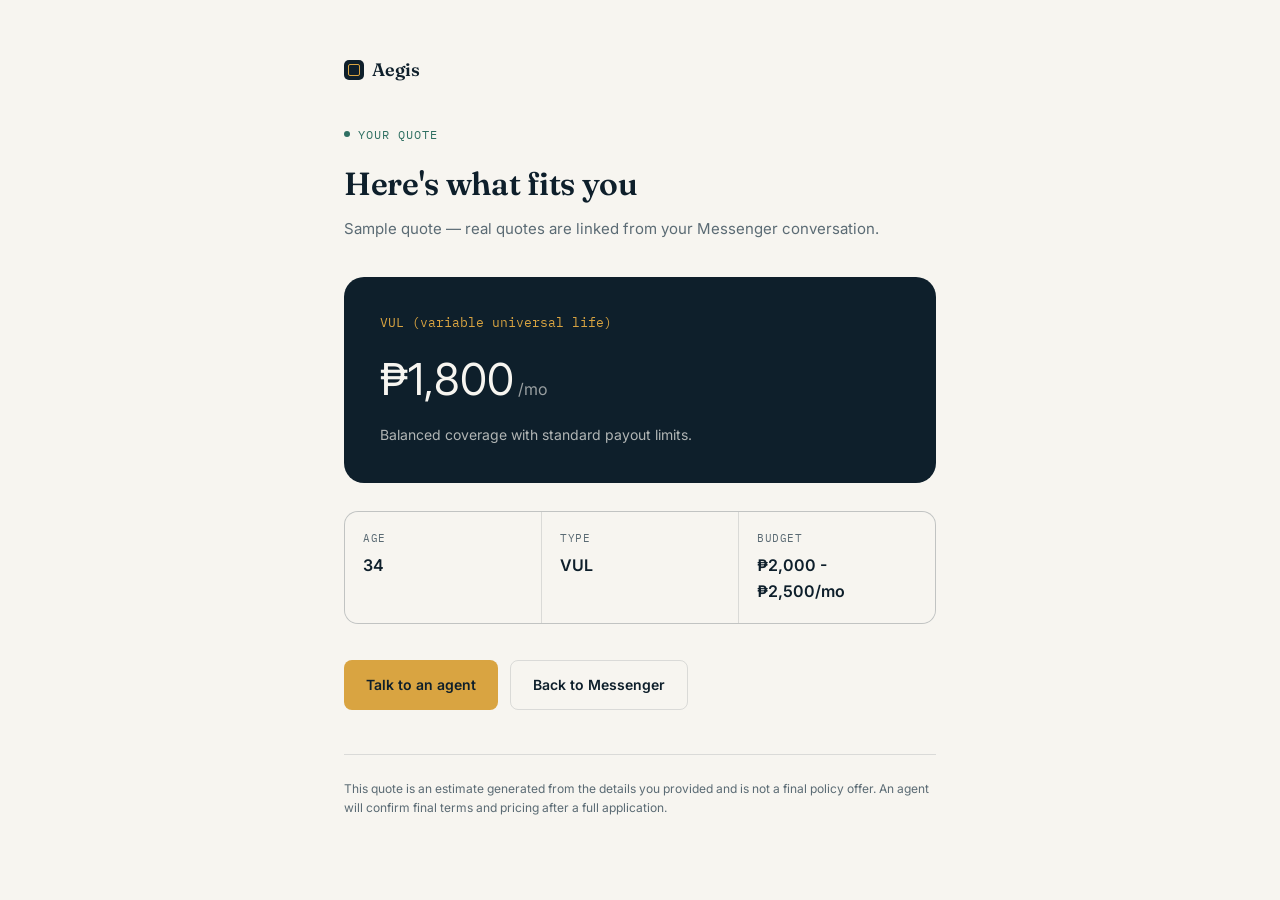
<file: quote.html>
<!DOCTYPE html>
<html lang="en">
<head>
<meta charset="UTF-8">
<meta name="viewport" content="width=device-width, initial-scale=1.0">
<title>Your quote — Aegis Insurance</title>
<link rel="preconnect" href="https://fonts.googleapis.com">
<link rel="preconnect" href="https://fonts.gstatic.com" crossorigin>
<link href="https://fonts.googleapis.com/css2?family=Fraunces:opsz,wght@9..144,300;9..144,500;9..144,600&family=Inter:wght@400;500;600&family=IBM+Plex+Mono:wght@400;500&display=swap" rel="stylesheet">
<style>
  :root{
    --ink:#0E1F2B; --slate:#1C3A4A; --paper:#F7F5F0;
    --gold:#D9A441; --sea:#2F6F62; --muted:#5B6B74; --line:rgba(14,31,43,0.12);
  }
  *{box-sizing:border-box; margin:0; padding:0;}
  body{font-family:'Inter', sans-serif; color:var(--ink); background:var(--paper); line-height:1.6;}
  h1,h2,h3{font-family:'Fraunces', serif; font-weight:600; letter-spacing:-0.01em;}
  .wrap{max-width:640px; margin:0 auto; padding:56px 24px 80px;}

  .brand{display:flex; align-items:center; gap:8px; font-family:'Fraunces', serif; font-weight:600; font-size:18px; margin-bottom:40px;}
  .brand .mark{width:20px; height:20px; border-radius:5px; background:var(--ink); position:relative;}
  .brand .mark::after{content:""; position:absolute; inset:4px; border:1.5px solid var(--gold); border-radius:2px;}

  .eyebrow{
    font-family:'IBM Plex Mono', monospace; font-size:12px; letter-spacing:0.08em; text-transform:uppercase;
    color:var(--sea); margin-bottom:14px; display:flex; align-items:center; gap:8px;
  }
  .eyebrow::before{content:""; width:6px; height:6px; border-radius:50%; background:var(--sea);}
  h1{font-size:32px; margin-bottom:8px;}
  .sub{color:var(--muted); margin-bottom:36px; font-size:15px;}

  .quote-card{
    background:var(--ink); color:var(--paper); border-radius:20px; padding:36px;
    margin-bottom:28px;
  }
  .quote-card .product{font-size:13px; color:var(--gold); font-family:'IBM Plex Mono', monospace; margin-bottom:10px;}
  .quote-card .premium{font-size:44px; margin-bottom:4px;}
  .quote-card .premium span{font-size:16px; font-family:'Inter', sans-serif; font-weight:400; color:rgba(247,245,240,0.6);}
  .quote-card .note{color:rgba(247,245,240,0.7); font-size:14px; margin-top:10px;}

  .detail-grid{display:grid; grid-template-columns:1fr 1fr 1fr; gap:1px; background:var(--line); border-radius:14px; overflow:hidden; margin-bottom:36px; border:1px solid var(--line);}
  .detail{background:var(--paper); padding:18px;}
  .detail .k{font-family:'IBM Plex Mono', monospace; font-size:11px; text-transform:uppercase; letter-spacing:0.05em; color:var(--muted); margin-bottom:6px;}
  .detail .v{font-size:16px; font-weight:600;}

  .ctas{display:flex; gap:12px; flex-wrap:wrap;}
  .btn{
    font-family:'Inter', sans-serif; font-weight:600; font-size:14px;
    padding:13px 22px; border-radius:8px; border:none; cursor:pointer;
    text-decoration:none; display:inline-flex; align-items:center; gap:8px;
  }
  .btn-gold{background:var(--gold); color:var(--ink);}
  .btn-outline{background:transparent; color:var(--ink); border:1.5px solid var(--line);}

  .disclaimer{margin-top:44px; padding-top:24px; border-top:1px solid var(--line); font-size:12px; color:var(--muted);}

  @media (max-width:520px){
    .detail-grid{grid-template-columns:1fr;}
    h1{font-size:26px;}
    .quote-card .premium{font-size:34px;}
  }
</style>
</head>
<body>
<div class="wrap">
  <div class="brand"><span class="mark"></span> Aegis</div>

  <div class="eyebrow">Your quote</div>
  <h1 id="headline">Here's what fits you</h1>
  <p class="sub" id="subline">Based on the details you shared on Messenger.</p>

  <div class="quote-card">
    <div class="product" id="productLabel">—</div>
    <div class="premium" id="premium">—<span> /mo</span></div>
    <div class="note" id="coverageNote">—</div>
  </div>

  <div class="detail-grid">
    <div class="detail"><div class="k">Age</div><div class="v" id="detailAge">—</div></div>
    <div class="detail"><div class="k">Type</div><div class="v" id="detailType">—</div></div>
    <div class="detail"><div class="k">Budget</div><div class="v" id="detailBudget">—</div></div>
  </div>

  <div class="ctas">
    <a href="#" class="btn btn-gold" id="agentLink">Talk to an agent</a>
    <a href="#" class="btn btn-outline" id="messengerLink">Back to Messenger</a>
  </div>

  <p class="disclaimer">This quote is an estimate generated from the details you provided and is not a final policy offer. An agent will confirm final terms and pricing after a full application.</p>
</div>

<script>
// Mirrors src/rateTable.js exactly — keep both in sync when rates change.
const BASE_RATES = {
  term: { label: "Term life insurance", base: 900 },
  whole_life: { label: "Whole life insurance", base: 2200 },
  vul: { label: "VUL (variable universal life)", base: 1800 },
};
const AGE_BRACKETS = [
  { max: 25, multiplier: 0.9 },
  { max: 40, multiplier: 1.0 },
  { max: 60, multiplier: 1.35 },
  { max: 150, multiplier: 1.8 },
];
const BUDGET_BANDS = [
  { id: "band_1", label: "Under ₱2,000/mo", max: 2000 },
  { id: "band_2", label: "₱2,000 - ₱2,500/mo", max: 2500 },
  { id: "band_3", label: "₱2,500 - ₱3,000/mo", max: 3000 },
];
const TYPE_LABELS = { term: "Term", whole_life: "Whole Life", vul: "VUL" };

function ageMultiplier(age){
  return (AGE_BRACKETS.find(b => age <= b.max) || AGE_BRACKETS.at(-1)).multiplier;
}
function pickTier(premium, bandId){
  const band = BUDGET_BANDS.find(b => b.id === bandId);
  if (!band) return "standard";
  if (premium <= band.max * 0.6) return "premium";
  if (premium <= band.max) return "standard";
  return "basic";
}
function computeQuote({age, type, bandId}){
  const insurance = BASE_RATES[type];
  const premium = Math.round(insurance.base * ageMultiplier(age));
  const tier = pickTier(premium, bandId);
  const notes = {
    premium: "Expanded coverage with higher payout limits and add-ons.",
    standard: "Balanced coverage with standard payout limits.",
    basic: "Essential coverage, lower payout limits.",
  };
  return { label: insurance.label, premium, tier, note: notes[tier] };
}

// Read from the URL — falls back to sample data so this page is viewable on its own.
const params = new URLSearchParams(window.location.search);
const isSample = !params.has("age") && !params.has("type") && !params.has("band");

const age = parseInt(params.get("age"), 10) || 34;
const type = BASE_RATES[params.get("type")] ? params.get("type") : "vul";
const bandId = BUDGET_BANDS.some(b => b.id === params.get("band")) ? params.get("band") : "band_2";
const band = BUDGET_BANDS.find(b => b.id === bandId);

const quote = computeQuote({ age, type, bandId });

if (isSample){
  document.getElementById("subline").textContent = "Sample quote — real quotes are linked from your Messenger conversation.";
}
document.getElementById("productLabel").textContent = quote.label;
document.getElementById("premium").innerHTML = `₱${quote.premium.toLocaleString()}<span> /mo</span>`;
document.getElementById("coverageNote").textContent = quote.note;
document.getElementById("detailAge").textContent = age;
document.getElementById("detailType").textContent = TYPE_LABELS[type];
document.getElementById("detailBudget").textContent = band.label;

// Replace with your real Page's m.me link and agent contact method.
document.getElementById("messengerLink").href = "https://m.me/yourpagename";
document.getElementById("agentLink").href = "https://m.me/yourpagename?ref=talk_to_agent";
</script>
</body>
</html>
</file>
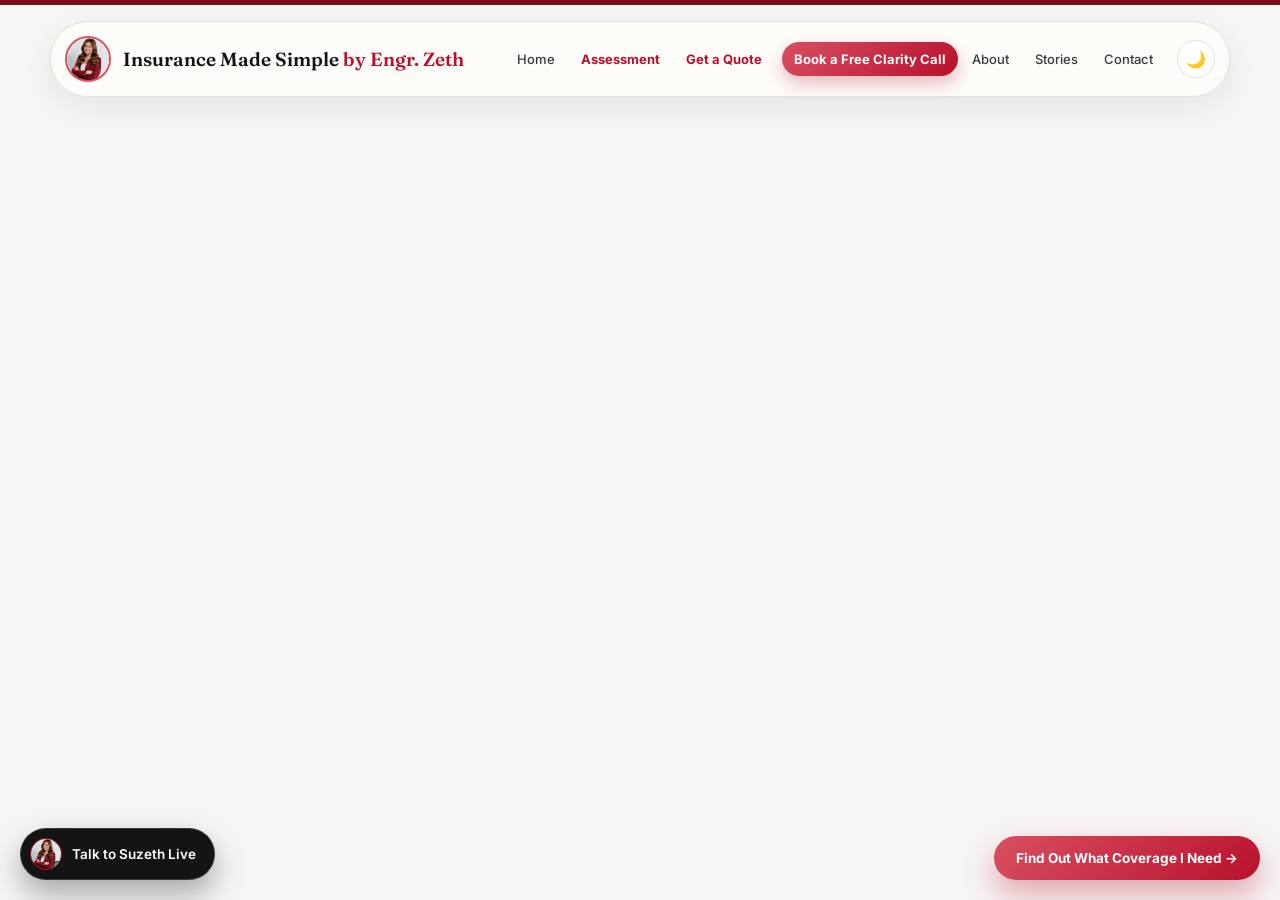
<file: snapshot.html>
<!DOCTYPE html>
<html lang="en">
<head>
<meta charset="UTF-8">
<meta name="viewport" content="width=device-width, initial-scale=1.0">
<title>Your Protection Snapshot — Insurance Made Simple by Engr. Suzeth A. Malit</title>
<meta name="description" content="Your personalized Protection Snapshot, based on your Free Assessment answers.">
<meta name="robots" content="noindex">
<link rel="preconnect" href="https://fonts.googleapis.com">
<link href="https://fonts.googleapis.com/css2?family=Fraunces:opsz,wght@9..144,400;9..144,500;9..144,600;9..144,700&family=Inter:wght@400;500;600;700&family=IBM+Plex+Mono:wght@400;500;600&display=swap" rel="stylesheet">
<link rel="stylesheet" href="styles.css">
<style>
  body{background:var(--cream-2);}
  .snap-urgency-bar{
    background:var(--surface-dark);color:#fff;text-align:center;
    padding:11px 16px;font-size:13px;font-weight:600;
  }
  .snap-urgency-bar span{color:#F2A5AF;}

  .snap-hero{padding:52px 0 8px 0;text-align:center;}
  .snap-eyebrow{
    display:inline-flex;align-items:center;gap:6px;
    font-family:'IBM Plex Mono',monospace;font-size:11px;letter-spacing:.08em;text-transform:uppercase;
    background:var(--white);border:1px solid var(--line);color:var(--slate);
    padding:6px 14px;border-radius:100px;margin-bottom:18px;
  }
  .snap-hero h1{font-size:30px;max-width:640px;margin:0 auto 10px auto;line-height:1.3;}
  .snap-hero h1 .accent{color:var(--tan-deep);}
  .snap-hero p{color:var(--ink-soft);max-width:56ch;margin:0 auto;font-size:15px;}

  .snap-empty{
    max-width:520px;margin:60px auto;text-align:center;padding:36px;
    background:var(--white);border:1.5px solid var(--line);border-radius:16px;
  }
  .snap-empty h2{font-size:20px;margin-bottom:10px;}
  .snap-empty p{color:var(--slate);font-size:14px;margin-bottom:20px;}

  .snap-col{max-width:640px;margin:0 auto;padding:34px 20px 60px 20px;}

  .snap-advisor-note{
    background:var(--white);border:1.5px solid var(--line);border-radius:16px;
    padding:18px 20px;display:flex;gap:14px;align-items:flex-start;margin-bottom:30px;
  }
  .snap-advisor-note img{width:44px;height:44px;border-radius:50%;object-fit:cover;flex-shrink:0;object-position:50% 12%;}
  .snap-advisor-note .san-label{font-size:12.5px;font-weight:700;color:var(--tan-deep);margin-bottom:4px;}
  .snap-advisor-note p{font-size:13.5px;color:var(--ink-soft);line-height:1.6;margin:0;}

  .snap-score-card{
    background:var(--surface-dark);color:#fff;border-radius:18px;padding:24px 22px;
    display:flex;align-items:center;gap:20px;margin-bottom:26px;
  }
  .snap-score-ring{flex-shrink:0;position:relative;width:84px;height:84px;}
  .snap-score-ring svg{transform:rotate(-90deg);}
  .snap-score-ring .ssr-track{fill:none;stroke:rgba(255,255,255,0.12);stroke-width:8;}
  .snap-score-ring .ssr-fill{fill:none;stroke:url(#scoreGrad);stroke-width:8;stroke-linecap:round;transition:stroke-dashoffset 1.2s cubic-bezier(.16,.84,.44,1);}
  .snap-score-ring .ssr-number{
    position:absolute;inset:0;display:flex;flex-direction:column;align-items:center;justify-content:center;
  }
  .snap-score-ring .ssr-number b{font-size:22px;font-family:'IBM Plex Mono',monospace;line-height:1;}
  .snap-score-ring .ssr-number span{font-size:9px;color:#B8B8B8;text-transform:uppercase;letter-spacing:.05em;}
  .snap-score-text{flex:1;}
  .snap-score-text .sst-label{font-family:'IBM Plex Mono',monospace;font-size:10.5px;letter-spacing:.08em;text-transform:uppercase;color:#F2A5AF;margin-bottom:6px;}
  .snap-score-text h3{color:#fff;font-size:16px;margin-bottom:4px;line-height:1.4;}
  .snap-score-text p{color:#B8B8B8;font-size:12.5px;margin:0;line-height:1.5;}
  @media (max-width:480px){.snap-score-card{flex-direction:column;text-align:center;}}

  .snap-section-label{
    font-family:'IBM Plex Mono',monospace;font-size:11px;letter-spacing:.1em;text-transform:uppercase;
    color:var(--slate);margin-bottom:16px;
  }

  .benefit-card{
    background:var(--white);border:1.5px solid var(--line);border-radius:16px;
    padding:22px;margin-bottom:20px;
  }
  .bc-head{display:flex;align-items:flex-start;justify-content:space-between;gap:10px;margin-bottom:12px;}
  .bc-head-left{display:flex;align-items:center;gap:12px;}
  .bc-icon{width:38px;height:38px;border-radius:10px;background:var(--red-tint);display:flex;align-items:center;justify-content:center;font-size:18px;flex-shrink:0;}
  .bc-title{font-family:'Fraunces',serif;font-weight:600;font-size:17px;color:var(--ink);}
  .bc-status{
    font-size:11px;font-weight:700;padding:4px 10px;border-radius:100px;white-space:nowrap;flex-shrink:0;
  }
  .bc-status.gap{background:#FBE9EC;color:var(--tan-deep);}
  .bc-status.ok{background:#EFF6ED;color:#3A7A3A;}
  .bc-status.watch{background:#FFF6E5;color:#9A6B00;}
  .bc-body p{font-size:13.5px;color:var(--ink-soft);line-height:1.65;margin-bottom:14px;}
  .bc-body p b{color:var(--ink);}

  .bc-condition-grid{display:grid;grid-template-columns:1fr 1fr;gap:8px;margin-bottom:14px;}
  .bc-condition{background:var(--cream-2);border-radius:10px;padding:10px 12px;}
  .bc-condition .cn-name{font-size:12.5px;font-weight:600;color:var(--ink);margin-bottom:2px;}
  .bc-condition .cn-cost{font-size:12px;color:var(--tan-deep);font-family:'IBM Plex Mono',monospace;}

  .bc-coverage-box{background:var(--cream-2);border-radius:12px;padding:14px 16px;}
  .bc-coverage-row{display:flex;align-items:center;justify-content:space-between;padding:6px 0;}
  .bc-coverage-row .cr-label{font-size:13px;color:var(--ink-soft);}
  .bc-coverage-row .cr-value{font-family:'IBM Plex Mono',monospace;font-size:16px;font-weight:700;color:var(--ink);}
  .bc-coverage-note{font-size:11.5px;color:var(--slate);font-style:italic;margin-top:4px;}
  .bc-reality-check{font-size:11.5px;color:var(--tan-deep);margin-top:6px;display:flex;align-items:flex-start;gap:5px;}
  .bc-reality-check::before{content:"⏱";flex-shrink:0;}

  .bc-checklist{list-style:none;margin:0;padding:0;}
  .bc-checklist li{
    display:flex;align-items:flex-start;gap:8px;padding:8px 0;font-size:13.5px;color:var(--ink-soft);
    border-top:1px solid var(--line);
  }
  .bc-checklist li:first-child{border-top:none;}
  .bc-checklist li span.ck{color:#3A7A3A;flex-shrink:0;}

  .snap-cta-band{
    background:var(--surface-dark);color:#fff;border-radius:20px;padding:36px 28px;text-align:center;margin:36px 0;
  }
  .scb-tag{
    display:inline-block;font-family:'IBM Plex Mono',monospace;font-size:10.5px;letter-spacing:.06em;text-transform:uppercase;
    background:rgba(255,255,255,0.1);color:#F2A5AF;padding:5px 12px;border-radius:100px;margin-bottom:16px;
  }
  .snap-cta-band h2{color:#fff;font-size:21px;max-width:34ch;margin:0 auto 10px auto;line-height:1.35;}
  .snap-cta-band p{color:#C9C9C9;font-size:13.5px;max-width:44ch;margin:0 auto 22px auto;}
  .scb-btn{
    display:inline-flex;align-items:center;gap:8px;
    background:linear-gradient(135deg, var(--tan), var(--tan-deep));color:#fff;
    border-radius:100px;padding:15px 30px;font-size:15px;font-weight:700;
    box-shadow:0 12px 26px rgba(184,17,44,0.4);
  }
  .scb-trust{margin-top:16px;font-size:11.5px;color:#9A9A9A;}

  .snap-proof-label{font-family:'IBM Plex Mono',monospace;font-size:10.5px;letter-spacing:.1em;text-transform:uppercase;color:var(--tan-deep);margin-bottom:8px;}
  .snap-proof-title{font-size:18px;margin-bottom:22px;font-family:'Fraunces',serif;font-weight:600;}
  .snap-quote-card{background:var(--white);border:1.5px solid var(--line);border-radius:14px;padding:18px 20px;margin-bottom:14px;}
  .snap-quote-card p{font-size:13.5px;color:var(--ink);line-height:1.6;margin-bottom:10px;font-style:italic;}
  .snap-quote-card .sq-name{font-size:12.5px;font-weight:700;color:var(--ink);}
  .snap-quote-card .sq-role{font-size:11.5px;color:var(--slate);}

  .snap-rating-strip{
    text-align:center;padding:24px 0;border-top:1px solid var(--line);border-bottom:1px solid var(--line);margin:30px 0;
  }
  .snap-rating-strip .stars{color:#F5A623;font-size:15px;letter-spacing:2px;margin-bottom:4px;}
  .snap-rating-strip .rating-line{font-size:13px;color:var(--ink-soft);}

  .snap-avatar-row{display:flex;align-items:center;justify-content:center;gap:14px;margin-bottom:30px;}
  .snap-avatar-row .sp-avatars{display:flex;}
  .snap-avatar-row .sp-avatar{
    width:34px;height:34px;border-radius:50%;background:var(--cream-2);border:2px solid var(--white);
    overflow:hidden;margin-left:-9px;box-shadow:0 2px 6px rgba(20,20,20,0.1);
  }
  .snap-avatar-row .sp-avatar:first-child{margin-left:0;}
  .snap-avatar-row .sp-avatar img{width:100%;height:100%;object-fit:cover;filter:blur(3px);transform:scale(1.15);}
  .snap-avatar-row span.avtext{font-size:13px;color:var(--ink-soft);}

  .snap-footer{text-align:center;font-size:11.5px;color:var(--slate);padding-bottom:40px;}

@media print{
  .site-nav, .chat-float, .assessment-float, .top-accent, .snap-urgency-bar{display:none !important;}
  #printSnapBtn, .scb-btn, .snap-cta-band .scb-trust{display:none !important;}
  body{background:#fff;}
  .snap-cta-band{background:#fff;color:#000;border:1.5px solid #ccc;}
  .snap-cta-band h2, .snap-cta-band p{color:#000;}
  .scb-tag{display:none;}
}
</style>
</head>
<body>

<div class="top-accent"></div>

<nav class="site-nav">
  <div class="wrap">
    <a href="index.html" class="brand-mark">
      <span class="brand-avatar"><img src="images/headshot.jpg" alt="Engr. Suzeth A. Malit"></span>
      <span class="brand-name">Insurance Made Simple <em>by Engr. Zeth</em></span>
    </a>
    <button class="nav-toggle" id="navToggle" aria-label="Menu">&#9776;</button>
    <div class="nav-links" id="navLinks">
      <a href="index.html">Home</a>
      <a href="assessment.html" class="nav-highlight">Assessment</a>
      <a href="#" class="nav-highlight" id="navGetQuoteBtn">Get a Quote</a>
      <a href="booking.html" class="btn nav-cta">Book a Free Clarity Call</a>
      <a href="about.html">About</a>
      <a href="stories.html">Stories</a>
      <a href="contact.html">Contact</a>
      <button class="theme-toggle" id="themeToggle" title="Toggle dark mode" aria-label="Toggle dark mode">🌙</button>
    </div>
  </div>
</nav>

<div class="snap-urgency-bar" id="urgencyBar">⏰ Your Protection Snapshot is reserved for <span>48 hours</span> — book your Clarity Session before it expires</div>

<div class="page-transition-wrap" id="pageWrap">

<header class="snap-hero">
  <div class="wrap">
    <div class="snap-eyebrow">Protection Snapshot</div>
    <h1 id="snapTitle">Your Personalized Protection Snapshot.</h1>
    <p id="snapSub">Based on your answers, here are the areas that may need attention — and what you can consider prioritizing based on your current situation.</p>
    <button class="btn btn-outline" id="printSnapBtn" style="margin-top:16px;" onclick="window.print()">🖨️ Print / Save as PDF</button>
  </div>
</header>

<div id="snapContent"></div>

</div>

<script>
document.addEventListener('DOMContentLoaded', function(){

document.getElementById('navToggle').addEventListener('click', ()=>{
  document.getElementById('navLinks').classList.toggle('open');
});

function num(v){ const n = parseFloat(String(v||'').replace(/[^0-9.]/g,'')); return isNaN(n) ? 0 : n; }
function peso(n){
  if (n === undefined || n === null || isNaN(n) || n <= 0) return '₱0';
  return '₱' + Math.round(n).toLocaleString('en-PH');
}
function escapeHtml(s){
  const d = document.createElement('div');
  d.textContent = s || '';
  return d.innerHTML;
}

const qp = new URLSearchParams(window.location.search);
const a = {
  full_name: qp.get('name') || '',
  age: qp.get('age') || '',
  total_household_income: qp.get('income') || '',
  monthly_expenses: qp.get('expenses') || '',
  depends_on_you: qp.get('dependson') || '',
  dependents_count: qp.get('dependents') || '',
  has_children: qp.get('haschildren') || '',
  children_count: qp.get('children') || '',
  has_life_insurance: qp.get('life') || '',
  life_insurance_amount: qp.get('lifeamt') || '',
  has_hmo: qp.get('hmo') || '',
  hmo_coverage_amount: qp.get('hmoamt') || '',
  has_critical_illness: qp.get('ci') || '',
  critical_illness_amount: qp.get('ciamt') || '',
  has_emergency_fund: qp.get('ef') || '',
  emergency_fund_amount: qp.get('efamt') || '',
  has_loans: qp.get('loans') || '',
  loan_amount: qp.get('loanamt') || '',
  desired_retirement_age: qp.get('retage') || '',
  smoker: qp.get('smoker') || '',
  overall_health: qp.get('health') || '',
  top_priorities: (qp.get('priorities') || '').split(',').filter(Boolean)
};

const urgencyBar = document.getElementById('urgencyBar');

if (!qp.toString()){
  urgencyBar.style.display = 'none';
  document.getElementById('snapContent').innerHTML = `
    <div class="wrap"><div class="snap-empty">
      <h2>No snapshot found</h2>
      <p>This link doesn't have any assessment data attached to it. Take the free assessment to generate your own personal Protection Snapshot.</p>
      <a href="assessment.html" class="btn btn-gold">Find Out What Coverage I Need →</a>
    </div></div>
  `;
  return;
}

document.getElementById('snapTitle').innerHTML = a.full_name
  ? `Your Personalized Protection Snapshot, <span class="accent">${escapeHtml(a.full_name)}</span>.`
  : 'Your Personalized Protection Snapshot.';

function computeAssessment(){
  const monthlyIncome = num(a.total_household_income);
  const annualIncome = monthlyIncome * 12;
  const dependents = num(a.dependents_count) || 0;
  const childrenCount = a.has_children === 'Yes' ? num(a.children_count) : 0;

  let multiplier = 5;
  if (dependents >= 1) multiplier = 6;
  if (dependents >= 2) multiplier = 7;
  if (dependents >= 3) multiplier = 8;
  if (dependents >= 4) multiplier = 10;

  const incomeReplacementNeed = annualIncome * multiplier;
  const existingLifeCoverage = num(a.life_insurance_amount);
  const lifeGap = Math.max(incomeReplacementNeed - existingLifeCoverage, 0);
  const lifeStarter = Math.round(incomeReplacementNeed * 0.4);
  const hasLife = a.has_life_insurance === 'Yes';

  let ciMultiplier = 2;
  if (a.smoker === 'Yes') ciMultiplier += 0.5;
  if (a.overall_health === 'Fair') ciMultiplier += 0.3;
  if (a.overall_health === 'Needs attention') ciMultiplier += 0.7;
  const criticalIllnessTarget = Math.max(annualIncome * ciMultiplier, 1000000);
  const existingCICoverage = num(a.critical_illness_amount);
  const ciGap = Math.max(criticalIllnessTarget - existingCICoverage, 0);
  const ciStarter = Math.round(criticalIllnessTarget / 2);
  const hasCI = a.has_critical_illness === 'Yes';

  const hasHMO = a.has_hmo === 'Yes';
  const existingHMOCoverage = num(a.hmo_coverage_amount);

  const monthlyExpenses = num(a.monthly_expenses);
  const emergencyFundTarget = monthlyExpenses * 6;
  const existingEmergencyFund = num(a.emergency_fund_amount);
  const emergencyFundGap = Math.max(emergencyFundTarget - existingEmergencyFund, 0);
  const hasEmergencyFund = a.has_emergency_fund === 'Yes';

  const disabilityIdeal = monthlyExpenses > 0 ? monthlyExpenses * 12 * 5 : annualIncome * 0.7 * 5;
  const disabilityStarter = monthlyExpenses > 0 ? monthlyExpenses * 12 * 2 : annualIncome * 0.7 * 2;

  const hasLoans = a.has_loans === 'Yes';
  const loanAmount = num(a.loan_amount);

  const premiumLow = monthlyIncome * 0.05;
  const premiumHigh = monthlyIncome * 0.15;

  // Reality check: how long would it take to save these amounts on your own?
  const monthlySavingsCapacity = (monthlyIncome > 0 && monthlyExpenses > 0 && monthlyIncome > monthlyExpenses)
    ? (monthlyIncome - monthlyExpenses)
    : monthlyIncome * 0.1;
  const annualSavingsCapacity = monthlySavingsCapacity * 12;

  return {
    monthlyIncome, annualIncome, dependents, childrenCount, multiplier,
    incomeReplacementNeed, existingLifeCoverage, lifeGap, lifeStarter, hasLife,
    criticalIllnessTarget, existingCICoverage, ciGap, ciStarter, hasCI,
    hasHMO, existingHMOCoverage,
    emergencyFundTarget, monthlyExpenses, existingEmergencyFund, emergencyFundGap, hasEmergencyFund,
    disabilityIdeal, disabilityStarter,
    hasLoans, loanAmount,
    premiumLow, premiumHigh,
    monthlySavingsCapacity, annualSavingsCapacity
  };
}

function yearsToSaveText(amount, c){
  if (!amount || amount <= 0 || !c.annualSavingsCapacity || c.annualSavingsCapacity <= 0) return '';
  const years = amount / c.annualSavingsCapacity;
  if (years < 1) return `On your own, saving this could take about ${Math.round(years * 12)} month(s) at your current pace.`;
  return `On your own, saving this could take about ${years.toFixed(1)} years at your current pace.`;
}

function yearsToPayOffText(debtAmount, c){
  if (!debtAmount || debtAmount <= 0 || !c.annualSavingsCapacity || c.annualSavingsCapacity <= 0) return '';
  const years = debtAmount / c.annualSavingsCapacity;
  if (years < 1) return `At your current pace, paying this off on your own could take about ${Math.round(years * 12)} month(s).`;
  return `At your current pace, paying this off on your own could take about ${years.toFixed(1)} years.`;
}

function priorityBadge(status){
  // status: 'gap' (high priority), 'watch' (should consider), 'ok' (on track)
  if (status === 'gap') return { cls:'gap', label:'🔴 High Priority' };
  if (status === 'watch') return { cls:'watch', label:'🟡 Should Consider' };
  return { cls:'ok', label:'🟢 On Track' };
}

const c = computeAssessment();
const content = document.getElementById('snapContent');

let html = '<div class="snap-col">';

let noteBody = "Based on what you shared, you're already taking the first step by looking at your financial protection. You don't have to fix everything at once. Let's focus first on the areas that could have the biggest impact on you and the people who depend on you.";
if (c.dependents > 0){
  noteBody = `You mentioned ${c.dependents} ${c.dependents===1?'person depends':'people depend'} on your income. This snapshot is built around protecting your ability to provide for them — even when life doesn't go as planned. Let me walk you through what that looks like.`;
} else if (c.hasLoans){
  noteBody = "You mentioned you're still paying off some loans or financial obligations. This snapshot factors that in, so your coverage protects what you owe as well as what you earn. Let me walk you through what that looks like.";
}
html += `
  <div class="snap-advisor-note">
    <img src="images/headshot.jpg" alt="Engr. Suzeth A. Malit">
    <div>
      <div class="san-label">From Engr. Zeth — Your Insurance Planner</div>
      <p>${noteBody}</p>
    </div>
  </div>
`;

html += '<div class="snap-section-label">Your Protection Areas</div>';

// Protection Score — 5 core essentials
const scoreChecks = [
  c.hasLife,
  c.hasCI,
  c.hasHMO,
  c.hasEmergencyFund,
  !c.hasLoans
];
const scoreCovered = scoreChecks.filter(Boolean).length;
const scoreTotal = scoreChecks.length;
const scorePct = scoreTotal ? scoreCovered / scoreTotal : 0;
const ringR = 34, ringC = 2 * Math.PI * ringR;
const ringOffset = ringC * (1 - scorePct);
let scoreLabel = 'Just Getting Started';
let scoreMsg = "That's perfectly fine — everyone starts somewhere. Let's build your plan step by step, starting with what matters most.";
if (scorePct >= 1){ scoreLabel = 'Well Protected'; scoreMsg = "You've covered the essentials. Let's fine-tune what's left and make sure it still fits your life."; }
else if (scorePct >= 0.8){ scoreLabel = 'Almost There'; scoreMsg = "You're in a strong position — just one or two areas are worth closing next."; }
else if (scorePct >= 0.4){ scoreLabel = 'Building Momentum'; scoreMsg = "You're partway there. A few key gaps are worth addressing first."; }
else if (scorePct > 0){ scoreLabel = 'Just Getting Started'; scoreMsg = "A good start — but there's real exposure here worth addressing soon."; }

html += `
  <div class="snap-score-card">
    <div class="snap-score-ring">
      <svg width="84" height="84" viewBox="0 0 84 84">
        <defs><linearGradient id="scoreGrad" x1="0%" y1="0%" x2="100%" y2="100%"><stop offset="0%" stop-color="#D94F62"/><stop offset="100%" stop-color="#B8112C"/></linearGradient></defs>
        <circle class="ssr-track" cx="42" cy="42" r="${ringR}"/>
        <circle class="ssr-fill" cx="42" cy="42" r="${ringR}" stroke-dasharray="${ringC}" stroke-dashoffset="${ringOffset}"/>
      </svg>
      <div class="ssr-number"><b>${scoreCovered}/${scoreTotal}</b><span>Covered</span></div>
    </div>
    <div class="snap-score-text">
      <div class="sst-label">Your Protection Score</div>
      <h3>${scoreCovered}/${scoreTotal} — ${scoreLabel}</h3>
      <p>${scoreMsg}</p>
    </div>
  </div>
`;

{
  const lifeStatus = c.hasLife ? (c.lifeGap <= 0 ? 'ok' : 'watch') : ((c.dependents > 0 || c.childrenCount > 0) ? 'gap' : 'watch');
  const badge = priorityBadge(lifeStatus);
  html += `
    <div class="benefit-card">
      <div class="bc-head">
        <div class="bc-head-left"><div class="bc-icon">🛡️</div><div class="bc-title">Life Insurance</div></div>
        <div class="bc-status ${badge.cls}">${badge.label}</div>
      </div>
      <div class="bc-body">
        <p>If something unexpected happened to you, would your family have enough financial support to continue without your income? ${c.hasLife ? "You told us you already have life insurance — here's how it compares to what's typically recommended." : "Life insurance gives the people who depend on you the cash to continue without you."}</p>
        <div class="bc-coverage-box">
          <div class="bc-coverage-row"><span class="cr-label">💡 Ideal coverage</span><span class="cr-value">${peso(c.incomeReplacementNeed)}</span></div>
          ${c.existingLifeCoverage > 0 ? `<div class="bc-coverage-row"><span class="cr-label">📋 Your current coverage</span><span class="cr-value">${peso(c.existingLifeCoverage)}</span></div>` : `<div class="bc-coverage-row"><span class="cr-label">🚀 Starter coverage</span><span class="cr-value">${peso(c.lifeStarter)}</span></div>`}
          <div class="bc-coverage-note">Based on ${c.multiplier}× your annual income, scaled for ${c.dependents} dependent(s)${c.existingLifeCoverage > 0 && c.lifeGap > 0 ? ` — that leaves a gap of about ${peso(c.lifeGap)}.` : '.'}</div>
        </div>
        ${yearsToSaveText(c.lifeGap > 0 ? c.lifeGap : c.incomeReplacementNeed, c) ? `<div class="bc-reality-check">${yearsToSaveText(c.lifeGap > 0 ? c.lifeGap : c.incomeReplacementNeed, c)}</div>` : ''}
      </div>
    </div>
  `;
}

{
  const ciStatus = c.hasCI ? (c.ciGap <= 0 ? 'ok' : 'watch') : (a.has_critical_illness === 'Not sure' ? 'watch' : 'gap');
  const badge = priorityBadge(ciStatus);
  html += `
    <div class="benefit-card">
      <div class="bc-head">
        <div class="bc-head-left"><div class="bc-icon">❤️</div><div class="bc-title">Critical Illness Coverage</div></div>
        <div class="bc-status ${badge.cls}">${badge.label}</div>
      </div>
      <div class="bc-body">
        <p>When a serious illness hits, the bills don't care about your savings. This benefit gives you <b>a lump-sum cash payout to cover treatment costs</b> — so you can focus on getting better, not worrying about money.</p>
        <div class="bc-condition-grid">
          <div class="bc-condition"><div class="cn-name">Cancer treatment</div><div class="cn-cost">up to ₱2M+</div></div>
          <div class="bc-condition"><div class="cn-name">Stroke &amp; rehab</div><div class="cn-cost">~₱1M–1.8M</div></div>
          <div class="bc-condition"><div class="cn-name">Heart attack</div><div class="cn-cost">~₱800K–1.2M</div></div>
          <div class="bc-condition"><div class="cn-name">Bypass surgery</div><div class="cn-cost">~₱500K–1M</div></div>
          <div class="bc-condition"><div class="cn-name">Kidney dialysis</div><div class="cn-cost">~₱400K/yr</div></div>
          <div class="bc-condition"><div class="cn-name">Organ transplant</div><div class="cn-cost">~₱1M+</div></div>
        </div>
        <div class="bc-coverage-box">
          <div class="bc-coverage-row"><span class="cr-label">💡 Ideal coverage</span><span class="cr-value">${peso(c.criticalIllnessTarget)}</span></div>
          ${c.existingCICoverage > 0 ? `<div class="bc-coverage-row"><span class="cr-label">📋 Your current coverage</span><span class="cr-value">${peso(c.existingCICoverage)}</span></div>` : `<div class="bc-coverage-row"><span class="cr-label">🚀 Starter coverage</span><span class="cr-value">${peso(c.ciStarter)}</span></div>`}
          <div class="bc-coverage-note">${c.existingCICoverage > 0 && c.ciGap > 0 ? `That leaves a gap of about ${peso(c.ciGap)}. ` : ''}Illustrative treatment-cost ranges — actual costs vary by hospital, stage, and case.</div>
        </div>
        ${yearsToSaveText(c.ciGap > 0 ? c.ciGap : c.criticalIllnessTarget, c) ? `<div class="bc-reality-check">${yearsToSaveText(c.ciGap > 0 ? c.ciGap : c.criticalIllnessTarget, c)}</div>` : ''}
      </div>
    </div>
  `;
}

{
  const hmoStatus = c.hasHMO ? 'ok' : (a.has_hmo === 'Not sure' ? 'watch' : 'gap');
  const badge = priorityBadge(hmoStatus);
  html += `
    <div class="benefit-card">
      <div class="bc-head">
        <div class="bc-head-left"><div class="bc-icon">🏥</div><div class="bc-title">Hospitalization / HMO</div></div>
        <div class="bc-status ${badge.cls}">${badge.label}</div>
      </div>
      <div class="bc-body">
        <p>${c.hasHMO
          ? `You told us you already have HMO or health insurance${c.existingHMOCoverage > 0 ? `, with about ${peso(c.existingHMOCoverage)} in coverage` : ''}. Worth confirming your room limits and diagnostics coverage are still enough for today's hospital costs.`
          : `Without adequate medical coverage, a single hospital stay can eat through months of savings. This benefit <b>covers room, board, and doctor's fees</b> so a hospital bill doesn't become a financial setback.`}</p>
      </div>
    </div>
  `;
}

{
  const badge = priorityBadge('gap');
  html += `
    <div class="benefit-card">
      <div class="bc-head">
        <div class="bc-head-left"><div class="bc-icon">💼</div><div class="bc-title">Disability / Income Protection</div></div>
        <div class="bc-status ${badge.cls}">${badge.label}</div>
      </div>
      <div class="bc-body">
        <p>Your income is one of your biggest financial assets. If an illness or accident prevented you from working, how long could your current finances continue? This benefit replaces your lost income so your lifestyle stays protected.</p>
        <div class="bc-coverage-box">
          <div class="bc-coverage-row"><span class="cr-label">💡 Ideal coverage</span><span class="cr-value">${peso(c.disabilityIdeal)}</span></div>
          <div class="bc-coverage-row"><span class="cr-label">🚀 Starter coverage</span><span class="cr-value">${peso(c.disabilityStarter)}</span></div>
          <div class="bc-coverage-note">Ideal = 5 years of your monthly expenses. Starter = at least 2 years.</div>
        </div>
        ${yearsToSaveText(c.disabilityIdeal, c) ? `<div class="bc-reality-check">${yearsToSaveText(c.disabilityIdeal, c)}</div>` : ''}
      </div>
    </div>
  `;
}

if (c.emergencyFundTarget > 0){
  const efStatus = c.hasEmergencyFund ? (c.emergencyFundGap <= 0 ? 'ok' : 'watch') : (a.has_emergency_fund === 'Not sure' ? 'watch' : 'gap');
  const badge = priorityBadge(efStatus);
  html += `
    <div class="benefit-card">
      <div class="bc-head">
        <div class="bc-head-left"><div class="bc-icon">💰</div><div class="bc-title">Emergency Fund</div></div>
        <div class="bc-status ${badge.cls}">${badge.label}</div>
      </div>
      <div class="bc-body">
        <p>A cash cushion for the unexpected — job loss, urgent repairs, a sudden expense — so you're never forced to break your long-term savings or go into debt to cover it.</p>
        <div class="bc-coverage-box">
          <div class="bc-coverage-row"><span class="cr-label">💡 Recommended target</span><span class="cr-value">${peso(c.emergencyFundTarget)}</span></div>
          ${c.existingEmergencyFund > 0 ? `<div class="bc-coverage-row"><span class="cr-label">📋 You currently have</span><span class="cr-value">${peso(c.existingEmergencyFund)}</span></div>` : ''}
          <div class="bc-coverage-note">${c.existingEmergencyFund > 0 && c.emergencyFundGap > 0 ? `About ${peso(c.emergencyFundGap)} short of target. ` : ''}Approximately 6 months of expenses, based on ${peso(c.monthlyExpenses)}/month.</div>
        </div>
        ${yearsToSaveText(c.emergencyFundGap > 0 ? c.emergencyFundGap : c.emergencyFundTarget, c) ? `<div class="bc-reality-check">${yearsToSaveText(c.emergencyFundGap > 0 ? c.emergencyFundGap : c.emergencyFundTarget, c)}</div>` : ''}
      </div>
    </div>
  `;
}

if (c.hasLoans){
  const badge = priorityBadge('watch');
  html += `
    <div class="benefit-card">
      <div class="bc-head">
        <div class="bc-head-left"><div class="bc-icon">📋</div><div class="bc-title">Debt Protection</div></div>
        <div class="bc-status ${badge.cls}">${badge.label}</div>
      </div>
      <div class="bc-body">
        <p>${c.loanAmount > 0
          ? `You mentioned about ${peso(c.loanAmount)} in loans or major financial obligations.`
          : `You mentioned you currently have loans or major financial obligations.`} Without a plan, outstanding debt can become a burden for your family or co-signers if something unexpected happens to you. Coverage tied to what you owe keeps that from happening.</p>
        ${c.loanAmount > 0 ? `<div class="bc-coverage-box"><div class="bc-coverage-row"><span class="cr-label">💡 Amount owed</span><span class="cr-value">${peso(c.loanAmount)}</span></div></div>` : ''}
        ${yearsToPayOffText(c.loanAmount, c) ? `<div class="bc-reality-check">${yearsToPayOffText(c.loanAmount, c)}</div>` : ''}
      </div>
    </div>
  `;
}

html += `
  <div class="benefit-card">
    <div class="bc-head">
      <div class="bc-head-left"><div class="bc-icon">✅</div><div class="bc-title">Waiver of Premium</div></div>
    </div>
    <div class="bc-body">
      <p>This benefit ensures your insurance <b>doesn't become another bill to worry about</b> when you're already dealing with a serious illness or disability.</p>
      <ul class="bc-checklist">
        <li><span class="ck">✓</span> If you're diagnosed with a critical illness — your premiums are waived</li>
        <li><span class="ck">✓</span> If you become permanently disabled — your premiums are waived</li>
        <li><span class="ck">✓</span> Your coverage continues in full — you stay protected while you recover</li>
        <li><span class="ck">✓</span> No need to pay. No lapses. Just focus on getting better.</li>
      </ul>
    </div>
  </div>
`;

html += `
  <div class="snap-cta-band">
    <div class="scb-tag">Results available for 48 hours</div>
    <h2>See how this can translate into a plan</h2>
    <p>Want to see what these numbers could look like as an actual protection plan? Let's go through your options together — no pressure and no obligation.</p>
    <a href="booking.html" class="scb-btn">Book Your Free Clarity Session →</a>
    <div class="scb-trust">100% Free &nbsp;·&nbsp; No obligation &nbsp;·&nbsp; Personalized</div>
  </div>
`;

html += `
  <div class="snap-proof-label">Word of mouth</div>
  <div class="snap-proof-title">Clients trust her enough to send their family.</div>
  <div class="snap-quote-card">
    <p>"When it comes sa pag explain sa policy, makasabot jud dayon ko kay well explained ni Engr. Malit — willing sya maminaw pila lang kaya nako og iyang ginapangitaan og way para ma fit akong budget sa ilang bracket."</p>
    <div class="sq-name">Ms. Civil Engineer, 28</div>
    <div class="sq-role">Single and Breadwinner</div>
  </div>
  <div class="snap-quote-card">
    <p>"The best FA, very professional and committed to assisting everyone in achieving financial freedom. I wholeheartedly recommend Ate FA Suzeth Malit to anyone seeking financial guidance and planning."</p>
    <div class="sq-name">Jewel Mae Lugo Bolivar</div>
    <div class="sq-role">Verified Facebook recommendation</div>
  </div>

  <div class="snap-rating-strip">
    <div class="stars">★★★★★</div>
    <div class="rating-line">Rated 5 stars by 150+ clients nationwide</div>
  </div>

  <div class="snap-avatar-row">
    <div class="sp-avatars">
      <span class="sp-avatar"><img src="images/gallery-2.jpg" alt=""></span>
      <span class="sp-avatar"><img src="images/gallery-3.jpg" alt=""></span>
      <span class="sp-avatar"><img src="images/gallery-5.jpg" alt=""></span>
      <span class="sp-avatar"><img src="images/gallery-9.jpg" alt=""></span>
    </div>
    <span class="avtext">Join 150+ clients already protected</span>
  </div>

  <div class="snap-footer">© Insurance Made Simple by Engr. Suzeth A. Malit · Licensed by the Insurance Commission · Pru Life UK</div>
`;

html += '</div>';
content.innerHTML = html;

(function pageTransitions(){
  const wrap = document.getElementById('pageWrap');
  if (!wrap) return;
  requestAnimationFrame(()=>{ wrap.classList.add('page-in'); });
  document.querySelectorAll('a[href$=".html"], a[href*=".html#"]').forEach(link=>{
    link.addEventListener('click', function(e){
      if (e.defaultPrevented) return;
      if (e.metaKey || e.ctrlKey || e.shiftKey || e.altKey) return;
      if (link.target === '_blank') return;
      const href = link.getAttribute('href');
      if (!href || href.indexOf('http') === 0) return;
      e.preventDefault();
      wrap.classList.remove('page-in');
      wrap.classList.add('page-out');
      setTimeout(()=>{ window.location.href = href; }, 220);
    });
  });
})();

});
</script>

<a href="assessment.html" class="assessment-float"><span class="af-full">Find Out What Coverage I Need →</span><span class="af-short">Find My Coverage →</span></a>

<a href="booking.html" class="chat-float">
  <span class="cf-avatar"><img src="images/headshot.jpg" alt="Suzeth"><span class="cf-dot"></span></span>
  Talk to Suzeth Live
</a>

<script src="quote-data.js"></script>
<script src="quote-engine.js"></script>
<script src="enhance.js"></script>

<!-- ============================================================
     GET A QUOTE / FREE ASSESSMENT MODAL
     Trigger from anywhere with: openQuoteModal()
     Or add class="js-open-quote-modal" to any link/button.
     Data-driven by quote-data.js + quote-engine.js (loaded above).
     ============================================================ -->
<style>
  .qm-overlay{
    position:fixed; inset:0; z-index:9999;
    background:rgba(24,16,12,0.55);
    display:none; align-items:center; justify-content:center;
    padding:20px;
  }
  .qm-overlay.qm-open{ display:flex; }
  .qm-modal{
    width:100%; max-width:480px; max-height:88vh; overflow-y:auto;
    background:var(--card, #fff);
    border-radius:20px;
    box-shadow:0 30px 80px rgba(20,20,20,0.35);
    animation:qmPop .22s ease;
  }
  @keyframes qmPop{ from{ opacity:0; transform:translateY(14px) scale(.98);} to{ opacity:1; transform:translateY(0) scale(1);} }
  .qm-header{
    position:relative;
    background:linear-gradient(135deg, var(--maroon,#7D0C1F), var(--tan-deep,#a8632c));
    color:#fff; padding:22px 50px 20px 26px;
    border-radius:20px 20px 0 0;
  }
  .qm-header-eyebrow{
    font-family:'IBM Plex Mono',monospace; font-size:10.5px; letter-spacing:.1em;
    text-transform:uppercase; opacity:.85; margin-bottom:6px;
  }
  .qm-header h3{ font-family:'Fraunces',serif; font-size:23px; margin:0; color:#fff; line-height:1.25; }
  .qm-close{
    position:absolute; top:16px; right:16px;
    width:30px; height:30px; border-radius:50%;
    background:rgba(255,255,255,.15); border:none; color:#fff;
    font-size:18px; line-height:1; cursor:pointer;
  }
  .qm-close:hover{ background:rgba(255,255,255,.28); }
  .qm-body{ padding:26px; }
  .qm-lede{ font-size:14.5px; color:var(--ink-soft,#5b5b5b); margin:0 0 18px 0; }

  .qm-choice-grid{ display:grid; gap:14px; }
  .qm-choice-card{
    display:block; width:100%; text-align:left;
    border:1.5px solid var(--line,#e6ddd6); background:var(--cream-2,#faf5f0);
    border-radius:14px; padding:18px; cursor:pointer;
    font-family:inherit; transition:border-color .15s, transform .15s;
  }
  .qm-choice-card:hover{ border-color:var(--tan,#c99a63); transform:translateY(-2px); }
  .qm-choice-card-alt{ background:var(--card,#fff); }
  .qm-choice-icon{
    width:32px; height:32px; border-radius:50%; display:flex; align-items:center; justify-content:center;
    background:linear-gradient(135deg, var(--tan,#c99a63), var(--tan-deep,#a8632c));
    color:#fff; font-size:14px; margin-bottom:10px;
  }
  .qm-choice-title{ font-family:'Fraunces',serif; font-weight:600; font-size:16.5px; color:var(--ink,#222); margin-bottom:4px; }
  .qm-choice-sub{ font-size:13px; color:var(--slate,#78716c); margin:0; }

  .qm-field{ display:block; margin-bottom:16px; }
  .qm-field span{ display:block; font-size:12.5px; font-weight:600; color:var(--ink,#222); margin-bottom:6px; }
  .qm-field input, .qm-field select{
    width:100%; padding:11px 13px; border:1.5px solid var(--line,#e6ddd6); border-radius:10px;
    font-size:14.5px; font-family:inherit; color:var(--ink,#222); background:#fff;
    box-sizing:border-box;
  }
  .qm-field input:focus, .qm-field select:focus{ outline:none; border-color:var(--tan-deep,#a8632c); }
  .qm-field-row{ display:grid; grid-template-columns:1fr 1fr; gap:12px; }

  .qm-btn-primary{
    display:flex; align-items:center; justify-content:center; gap:6px;
    width:100%; padding:13px 20px; border:none; border-radius:100px;
    background:linear-gradient(135deg, var(--tan,#c99a63), var(--tan-deep,#a8632c));
    color:#fff; font-weight:700; font-size:14.5px; cursor:pointer;
    text-decoration:none; margin-top:4px; box-sizing:border-box;
  }
  .qm-btn-primary:hover{ filter:brightness(1.06); }

  .qm-back{
    display:block; margin:14px auto 0 auto; background:none; border:none;
    color:var(--slate,#78716c); font-size:13px; cursor:pointer; text-decoration:underline;
    padding:4px;
  }

  .qm-result-head{
    display:flex; align-items:baseline; justify-content:space-between; gap:10px;
    margin-bottom:14px; flex-wrap:wrap;
  }
  .qm-result-product{ font-family:'Fraunces',serif; font-weight:600; font-size:16px; color:var(--maroon,#7D0C1F); }
  .qm-result-premium{ font-size:13px; color:var(--slate,#78716c); }
  .qm-result-premium b{ color:var(--ink,#222); font-size:15px; }

  .qm-coverage-grid{ display:grid; grid-template-columns:1fr 1fr; gap:10px; margin-bottom:12px; }
  .qm-cov-item{ border:1px solid var(--line,#e6ddd6); border-radius:12px; padding:13px 12px; }
  .qm-cov-label{
    font-family:'IBM Plex Mono',monospace; font-size:9.5px; letter-spacing:.06em;
    text-transform:uppercase; color:var(--slate,#78716c); margin-bottom:6px;
  }
  .qm-cov-value{ font-family:'Fraunces',serif; font-weight:600; font-size:15px; color:var(--ink,#222); }

  .qm-fund-box{
    background:var(--cream-2,#faf5f0); border:1px solid var(--tan,#c99a63);
    border-radius:12px; padding:14px; margin-bottom:16px; text-align:center;
  }
  .qm-fund-label{
    font-family:'IBM Plex Mono',monospace; font-size:9.5px; letter-spacing:.06em;
    text-transform:uppercase; color:var(--tan-deep,#a8632c); margin-bottom:6px;
  }
  .qm-fund-value{ font-family:'Fraunces',serif; font-weight:600; font-size:19px; color:var(--tan-deep,#a8632c); }
  .qm-fund-sub{ font-size:11px; color:var(--slate,#78716c); margin-top:3px; }

  .qm-disclaimer{ font-size:11.5px; color:var(--slate,#78716c); font-style:italic; line-height:1.5; margin:0 0 18px 0; }
  .qm-cta-block{ text-align:center; background:var(--cream-2,#faf5f0); border-radius:14px; padding:18px; margin-bottom:4px; }
  .qm-cta-line{ font-size:13px; font-weight:600; color:var(--ink,#222); margin:0 0 12px 0; }

  @media (max-width:480px){
    .qm-header h3{ font-size:20px; }
    .qm-body{ padding:20px; }
    .qm-coverage-grid{ grid-template-columns:1fr; }
  }
</style>

<div class="qm-overlay" id="qmOverlay" aria-hidden="true">
  <div class="qm-modal" role="dialog" aria-modal="true" aria-labelledby="qmTitle">

    <div class="qm-header">
      <div class="qm-header-eyebrow">Insurance Made Simple · by Engr. Zeth</div>
      <h3 id="qmTitle">Let's Get You Started</h3>
      <button class="qm-close" id="qmClose" aria-label="Close">&times;</button>
    </div>

    <div class="qm-body">

      <!-- STEP 1: choose path -->
      <div class="qm-step" id="qmStep1">
        <p class="qm-lede">How would you like to begin?</p>
        <div class="qm-choice-grid">
          <button type="button" class="qm-choice-card" id="qmChooseAssessment">
            <div class="qm-choice-icon">✓</div>
            <div class="qm-choice-title">Free Assessment</div>
            <p class="qm-choice-sub">Discover your protection gap in 2 minutes — free &amp; personalized.</p>
          </button>
          <button type="button" class="qm-choice-card qm-choice-card-alt" id="qmChooseQuote">
            <div class="qm-choice-icon">₱</div>
            <div class="qm-choice-title">Get a Quote</div>
            <p class="qm-choice-sub">See real sample coverage &amp; premiums based on your age and budget.</p>
          </button>
        </div>
      </div>

      <!-- STEP 2: quote form -->
      <div class="qm-step" id="qmStep2" hidden>
        <p class="qm-lede">Tell us a bit about you.</p>
        <form id="qmForm" novalidate>
          <label class="qm-field">
            <span>Your Name</span>
            <input type="text" id="qmName" required placeholder="e.g. Juan Dela Cruz">
          </label>
          <div class="qm-field-row">
            <label class="qm-field">
              <span>Age</span>
              <input type="number" id="qmAge" min="18" max="75" required placeholder="e.g. 30">
            </label>
            <label class="qm-field">
              <span>Monthly Budget</span>
              <select id="qmBudget" required>
                <option value="" disabled selected>Select</option>
                <option value="1000">~₱1,000/mo</option>
                <option value="2000">~₱2,000/mo</option>
                <option value="2500">~₱2,500/mo</option>
                <option value="3000">~₱3,000/mo</option>
                <option value="3500">~₱3,500/mo</option>
                <option value="4000">~₱4,000/mo</option>
                <option value="5000">~₱5,000/mo</option>
              </select>
            </label>
          </div>
          <label class="qm-field">
            <span>Type of Insurance</span>
            <select id="qmType" required>
              <option value="" disabled selected>Select insurance type</option>
              <option value="term">Term Insurance</option>
              <option value="whole">Whole Life Insurance</option>
              <option value="vul">VUL (Variable Universal Life)</option>
            </select>
          </label>
          <button type="submit" class="qm-btn-primary">Quote</button>
        </form>
        <button type="button" class="qm-back" id="qmBackTo1">← Back</button>
      </div>

      <!-- STEP 3: sample quote result -->
      <div class="qm-step" id="qmStep3" hidden>
        <p class="qm-lede" id="qmResultLede">Here's your sample quotation:</p>

        <div class="qm-result-head">
          <span class="qm-result-product" id="qmResultProduct">—</span>
          <span class="qm-result-premium">Annual premium <b id="qmResultPremium">—</b></span>
        </div>

        <div class="qm-coverage-grid">
          <div class="qm-cov-item">
            <div class="qm-cov-label">Life Insurance</div>
            <div class="qm-cov-value" id="qmCovLife">—</div>
          </div>
          <div class="qm-cov-item">
            <div class="qm-cov-label">Critical Illness</div>
            <div class="qm-cov-value" id="qmCovCI">—</div>
          </div>
          <div class="qm-cov-item">
            <div class="qm-cov-label">Disability</div>
            <div class="qm-cov-value" id="qmCovDisability">—</div>
          </div>
          <div class="qm-cov-item">
            <div class="qm-cov-label">Accident Only</div>
            <div class="qm-cov-value" id="qmCovAccident">—</div>
          </div>
        </div>

        <div class="qm-fund-box" id="qmFundBox" hidden>
          <div class="qm-fund-label">Highest Fund / Cash Value</div>
          <div class="qm-fund-value" id="qmFundValue">—</div>
          <div class="qm-fund-sub">Projected value across the plan's saving years</div>
        </div>

        <p class="qm-disclaimer">Figures are pulled from real sample proposal data closest to your age and budget, for illustration only. Your actual plan, coverage, and premium will be tailored to you by Engr. Zeth upon underwriting.</p>

        <div class="qm-cta-block">
          <p class="qm-cta-line">Click the button below to be prioritized for contacting by an advisor.</p>
          <a href="booking.html" class="qm-btn-primary" id="qmTalkAdvisor">I'm Ready to Talk to an Advisor</a>
        </div>

        <button type="button" class="qm-back" id="qmBackTo2">← Recompute</button>
      </div>

    </div>
  </div>
</div>

<script>
(function(){
  var overlay = document.getElementById('qmOverlay');
  var step1 = document.getElementById('qmStep1');
  var step2 = document.getElementById('qmStep2');
  var step3 = document.getElementById('qmStep3');

  function showStep(step){
    [step1, step2, step3].forEach(function(s){ s.hidden = true; });
    step.hidden = false;
  }

  window.openQuoteModal = function(){
    overlay.classList.add('qm-open');
    overlay.setAttribute('aria-hidden', 'false');
    document.body.style.overflow = 'hidden';
    showStep(step1);
  };

  function closeQuoteModal(){
    overlay.classList.remove('qm-open');
    overlay.setAttribute('aria-hidden', 'true');
    document.body.style.overflow = '';
  }

  document.getElementById('qmClose').addEventListener('click', closeQuoteModal);
  overlay.addEventListener('click', function(e){
    if (e.target === overlay) closeQuoteModal();
  });
  document.addEventListener('keydown', function(e){
    if (e.key === 'Escape' && overlay.classList.contains('qm-open')) closeQuoteModal();
  });

  // Any element with class="js-open-quote-modal" also opens the modal
  document.querySelectorAll('.js-open-quote-modal, #navGetQuoteBtn, #heroGetQuoteBtn').forEach(function(el){
    el.addEventListener('click', function(e){
      e.preventDefault();
      window.openQuoteModal();
    });
  });

  document.getElementById('qmChooseAssessment').addEventListener('click', function(){
    window.location.href = 'assessment.html';
  });
  document.getElementById('qmChooseQuote').addEventListener('click', function(){
    showStep(step2);
  });
  document.getElementById('qmBackTo1').addEventListener('click', function(){ showStep(step1); });
  document.getElementById('qmBackTo2').addEventListener('click', function(){ showStep(step2); });

  function formatPeso(n){
    if (n === null || n === undefined) return '—';
    return '₱' + Math.round(n).toLocaleString('en-PH');
  }

  document.getElementById('qmForm').addEventListener('submit', function(e){
    e.preventDefault();

    var name = document.getElementById('qmName').value.trim() || 'there';
    var age = parseInt(document.getElementById('qmAge').value, 10);
    var monthly = parseInt(document.getElementById('qmBudget').value, 10);
    var type = document.getElementById('qmType').value;

    if (!age || !monthly || !type) return;

    var result = (typeof qeBuildQuote === 'function') ? qeBuildQuote(type, age, monthly) : null;

    if (!result) {
      document.getElementById('qmResultLede').textContent = 'Sorry ' + name + ', we could not find a matching sample for that combination — an advisor will follow up with exact figures.';
      document.getElementById('qmResultProduct').textContent = '—';
      document.getElementById('qmResultPremium').textContent = '—';
      document.getElementById('qmCovLife').textContent = '—';
      document.getElementById('qmCovCI').textContent = '—';
      document.getElementById('qmCovDisability').textContent = '—';
      document.getElementById('qmCovAccident').textContent = '—';
      document.getElementById('qmFundBox').hidden = true;
      showStep(step3);
      return;
    }

    document.getElementById('qmResultLede').textContent = 'Hi ' + name + ', here\'s your sample quotation:';
    document.getElementById('qmResultProduct').textContent = result.productLabel;
    document.getElementById('qmResultPremium').textContent = formatPeso(result.premiumAnnual);
    document.getElementById('qmCovLife').textContent = formatPeso(result.life);
    document.getElementById('qmCovCI').textContent = result.ci ? formatPeso(result.ci) : 'Not included';
    document.getElementById('qmCovDisability').textContent = result.disability ? formatPeso(result.disability) : 'Not included';
    document.getElementById('qmCovAccident').textContent = result.accident ? formatPeso(result.accident) : 'Not included';

    var fundBox = document.getElementById('qmFundBox');
    if (result.fundValue !== null && result.fundValue !== undefined) {
      fundBox.hidden = false;
      document.getElementById('qmFundValue').textContent = formatPeso(result.fundValue);
    } else {
      fundBox.hidden = true;
    }

    showStep(step3);
  });
})();
</script>

</body>
</html>
</file>
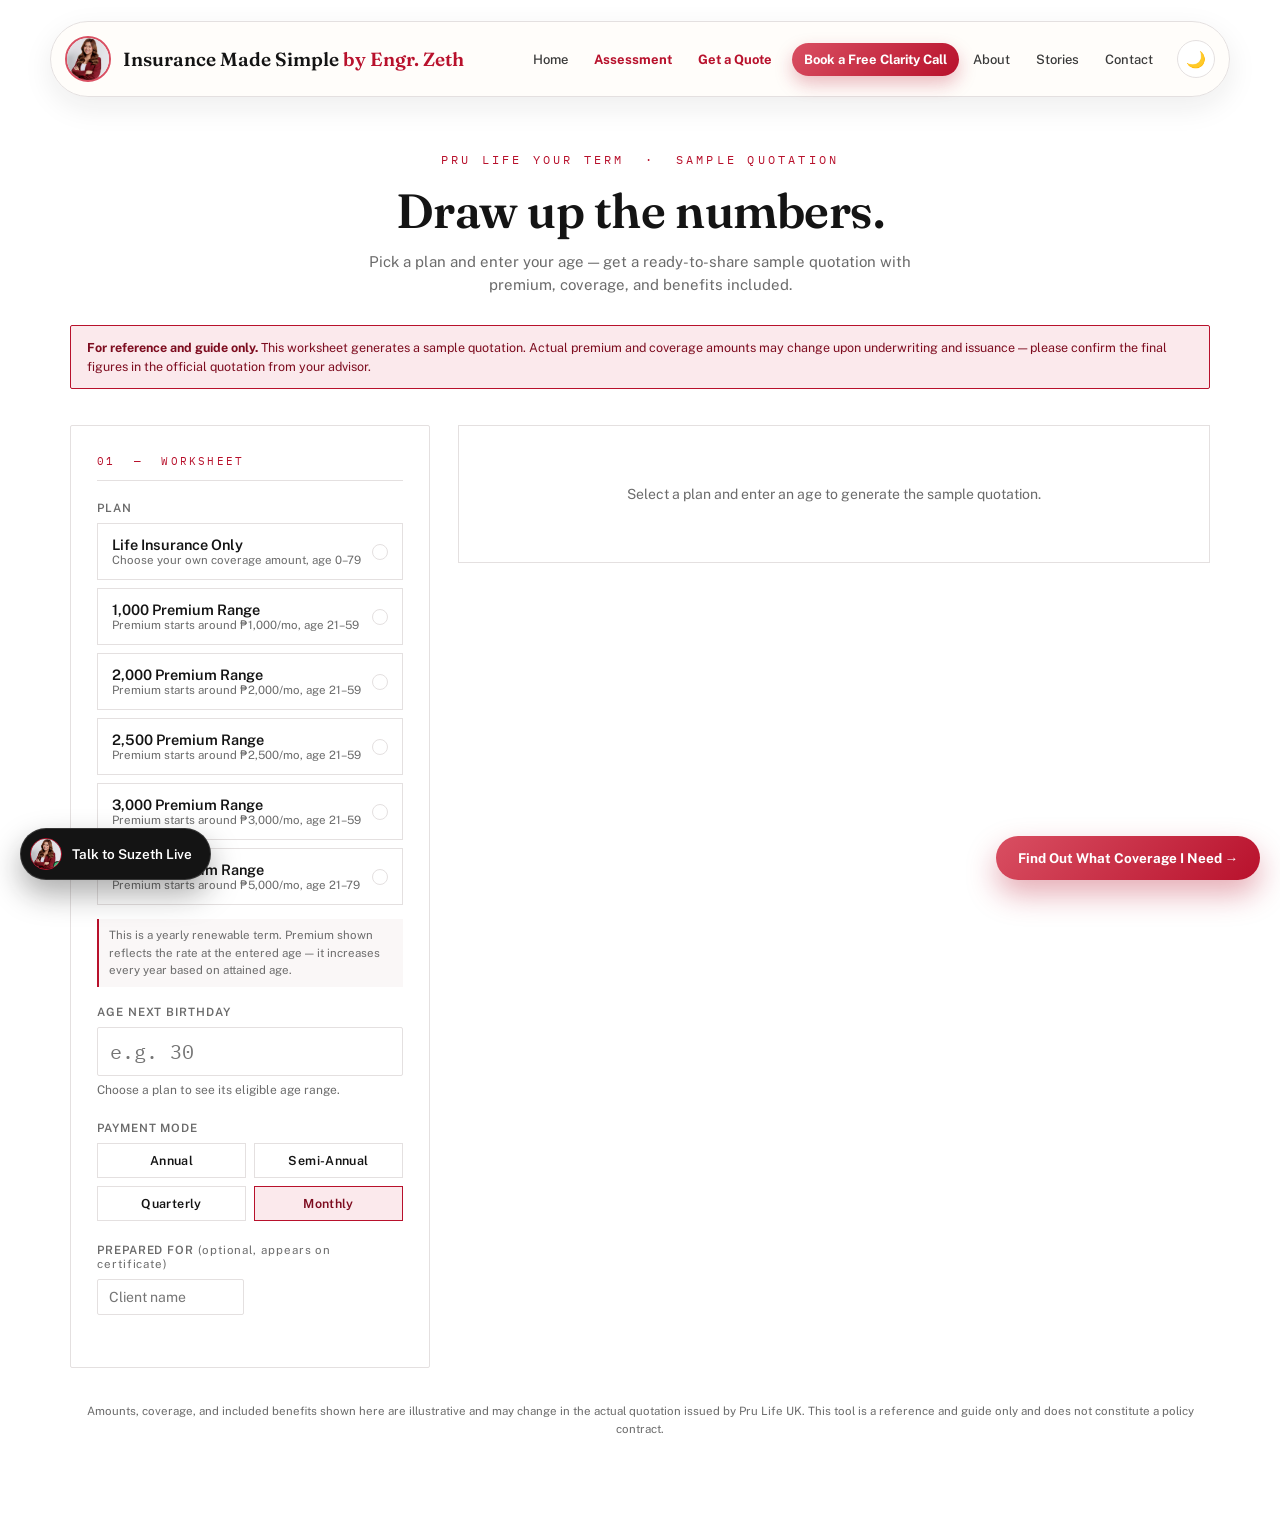
<file: term-insurance.html>
<!DOCTYPE html>
<html lang="en">
<head>
<meta charset="UTF-8">
<meta name="viewport" content="width=device-width, initial-scale=1.0">
<title>Pru Life Your Term — Sample Quotation</title>
<link rel="preconnect" href="https://fonts.googleapis.com">
<link href="https://fonts.googleapis.com/css2?family=Fraunces:opsz,wght@9..144,300;9..144,500;9..144,600;9..144,700&family=Public+Sans:wght@400;500;600;700&family=IBM+Plex+Mono:wght@400;500;600&display=swap" rel="stylesheet">
<link rel="stylesheet" href="styles.css">
<style>
:root{
  --bg:#ffffff;
  --panel:#ffffff;
  --panel-dim:#faf7f7;
  --black:#141414;
  --text:#1b1b1b;
  --muted:#6b6b6b;
  --rule:#e4e0e0;
  --red:#b8112c;
  --red-dark:#7d0c1f;
  --red-tint:#fbe9ec;
  --radius:2px;
}
*{box-sizing:border-box;}
html,body{margin:0;padding:0;}
body{
  background:var(--bg);
  color:var(--text);
  font-family:'Public Sans', sans-serif;
  min-height:100vh;
  padding:0 0 80px;
}
.wrap{max-width:1180px;margin:0 auto;padding:0 20px;}
a{color:var(--red);}

/* ---------- Masthead ---------- */
.masthead{
  text-align:center;
  padding:44px 0 0;
}
.masthead .eyebrow{
  font-family:'IBM Plex Mono', monospace;
  letter-spacing:.28em;
  text-transform:uppercase;
  font-size:11.5px;
  color:var(--red);
  margin-bottom:14px;
}
.masthead h1{
  font-family:'Fraunces', serif;
  font-weight:600;
  font-size:clamp(30px, 4.6vw, 48px);
  margin:0 0 10px;
  letter-spacing:-.01em;
  color:var(--black);
}
.masthead p{
  font-family:'Public Sans', sans-serif;
  color:var(--muted);
  font-size:15px;
  max-width:560px;
  margin:0 auto;
  line-height:1.55;
}

/* ---------- Disclaimer banner ---------- */
.disclaimer{
  max-width:1180px;margin:28px auto 0;padding:0 20px;
}
.disclaimer .box{
  border:1px solid var(--red);
  background:var(--red-tint);
  color:var(--red-dark);
  font-size:12.5px;
  line-height:1.55;
  padding:12px 16px;
  border-radius:var(--radius);
}
.disclaimer .box strong{color:var(--red-dark);}

/* ---------- Layout ---------- */
.desk{
  max-width:1180px;margin:36px auto 0;padding:0 20px;
  display:grid;
  grid-template-columns:360px 1fr;
  gap:28px;
  align-items:start;
}
@media (max-width:920px){
  .desk{grid-template-columns:1fr;}
}

/* ---------- Panel (worksheet, left) ---------- */
.panel{
  background:var(--panel);
  border:1px solid var(--rule);
  border-radius:var(--radius);
  padding:28px 26px 30px;
}
.panel-title{
  font-family:'IBM Plex Mono', monospace;
  font-size:11px;
  letter-spacing:.2em;
  text-transform:uppercase;
  color:var(--red);
  border-bottom:1px solid var(--rule);
  padding-bottom:12px;
  margin-bottom:20px;
}

.field{margin-bottom:22px;}
.field label{
  display:block;
  font-size:11.5px;
  letter-spacing:.08em;
  text-transform:uppercase;
  color:var(--muted);
  margin-bottom:8px;
  font-weight:600;
}
.field .hint{
  font-size:12px;
  color:var(--muted);
  margin-top:6px;
  line-height:1.4;
}
.field .hint.warn{color:var(--red-dark);font-weight:600;}

.plan-note{
  font-size:11.5px;color:var(--muted);line-height:1.5;margin:-8px 0 18px;
  padding:8px 10px;background:var(--panel-dim);border-left:2px solid var(--red);
}

.plan-grid{display:flex;flex-direction:column;gap:8px;}
.plan-option{
  display:flex;
  justify-content:space-between;
  align-items:center;
  gap:10px;
  border:1px solid var(--rule);
  background:#fff;
  padding:12px 14px;
  cursor:pointer;
  transition:border-color .15s ease, background .15s ease;
}
.plan-option:hover{border-color:var(--red);}
.plan-option.active{
  border-color:var(--red);
  background:var(--red-tint);
}
.plan-option .name{font-weight:600;font-size:14.5px;color:var(--black);}
.plan-option .desc{font-size:11.5px;color:var(--muted);}
.plan-option .tick{
  width:16px;height:16px;border-radius:50%;
  border:1.5px solid var(--rule);
  flex:none;
  position:relative;
}
.plan-option.active .tick{border-color:var(--red);}
.plan-option.active .tick::after{
  content:'';
  position:absolute;inset:3px;
  background:var(--red);
  border-radius:50%;
}

input[type=number]{
  width:100%;
  font-family:'IBM Plex Mono', monospace;
  font-size:20px;
  padding:10px 12px;
  border:1px solid var(--rule);
  background:#fff;
  color:var(--text);
  border-radius:var(--radius);
}
input[type=number]:focus{outline:2px solid var(--red);outline-offset:1px;}

.mode-grid{display:grid;grid-template-columns:1fr 1fr;gap:8px;}
.mode-option{
  border:1px solid var(--rule);
  background:#fff;
  padding:9px 10px;
  text-align:center;
  font-size:12.5px;
  font-weight:600;
  letter-spacing:.03em;
  cursor:pointer;
  color:var(--black);
}
.mode-option.active{border-color:var(--red);background:var(--red-tint);color:var(--red-dark);}

.tier-grid{display:flex;flex-direction:column;gap:8px;}
.tier-option{
  border:1px solid var(--rule);
  background:#fff;
  padding:11px 13px;
  cursor:pointer;
  display:flex;justify-content:space-between;align-items:baseline;
}
.tier-option.active{border-color:var(--red);background:var(--red-tint);}
.tier-option .label{font-size:11.5px;color:var(--muted);text-transform:uppercase;letter-spacing:.06em;}
.tier-option .val{font-family:'IBM Plex Mono',monospace;font-weight:600;font-size:15px;color:var(--black);}

.name-row{display:grid;grid-template-columns:1fr 1fr;gap:12px;}
input[type=text], input[type=email]{
  width:100%;
  font-family:'Public Sans', sans-serif;
  font-size:14px;
  padding:9px 11px;
  border:1px solid var(--rule);
  background:#fff;
  color:var(--text);
  border-radius:var(--radius);
}

/* ---------- Certificate (right) ---------- */
.certificate{
  background:var(--panel);
  border:1px solid var(--rule);
  position:relative;
  padding:0;
  overflow:hidden;
}
#certBody{padding:32px 44px 40px;position:relative;}
.cert-head{
  border-bottom:2px solid var(--black);
  padding:0 0 16px;
  margin-bottom:22px;
}
.cert-head h2{
  font-family:'Fraunces',serif;
  font-size:24px;
  font-weight:600;
  margin:0 0 4px;
  color:var(--black);
}
.cert-head .sub{
  font-family:'IBM Plex Mono',monospace;
  font-size:11px;
  color:var(--muted);
  letter-spacing:.05em;
}

.grid-2{display:grid;grid-template-columns:1fr 1fr;gap:22px;margin-bottom:26px;}
.datum .k{font-size:11px;text-transform:uppercase;letter-spacing:.08em;color:var(--muted);margin-bottom:4px;}
.datum .v{font-family:'IBM Plex Mono',monospace;font-size:15px;font-weight:600;color:var(--black);}

.hero-figures{
  display:grid;
  grid-template-columns:1fr 1fr;
  gap:1px;
  background:var(--rule);
  border:1px solid var(--rule);
  margin-bottom:14px;
}
.hero-figures .box{background:#fff;padding:20px 22px;}
.hero-figures .box.accent{background:var(--black);}
.hero-figures .k{
  font-size:11px;text-transform:uppercase;letter-spacing:.1em;color:var(--muted);margin-bottom:8px;
}
.hero-figures .box.accent .k{color:#d8d8d8;}
.hero-figures .amt{
  font-family:'Fraunces',serif;
  font-size:clamp(24px,3vw,32px);
  font-weight:600;
  color:var(--red);
}
.hero-figures .box.accent .amt{color:#ff5c73;}
.hero-figures .modelabel{
  font-family:'IBM Plex Mono',monospace;
  font-size:11px;
  color:var(--muted);
  margin-top:6px;
}
.hero-figures .box.accent .modelabel{color:#b8b8b8;}

.figures-note{
  font-size:11px;color:var(--muted);margin:0 0 26px;line-height:1.5;
}

.modes-table{width:100%;border-collapse:collapse;margin-bottom:26px;}
.modes-table th, .modes-table td{
  text-align:left;padding:9px 10px;font-size:13px;border-bottom:1px solid var(--rule);
}
.modes-table th{
  font-family:'IBM Plex Mono',monospace;
  text-transform:uppercase;letter-spacing:.06em;font-size:10.5px;color:var(--muted);
  font-weight:600;
}
.modes-table td.amt{font-family:'IBM Plex Mono',monospace;font-weight:600;color:var(--black);}
.modes-table tr.selected td{background:var(--red-tint);}
.modes-table tr.selected td:first-child{border-left:3px solid var(--red);padding-left:8px;}

.section-label{
  font-family:'IBM Plex Mono',monospace;
  font-size:11px;letter-spacing:.14em;text-transform:uppercase;color:var(--red);
  margin:0 0 12px;
  padding-bottom:8px;
  border-bottom:1px solid var(--rule);
}

.riders{border:1px solid var(--rule);margin-bottom:10px;}
.rider-row{
  display:flex;justify-content:space-between;align-items:center;gap:14px;
  padding:11px 14px;border-bottom:1px solid var(--rule);font-size:13px;
}
.rider-row:last-child{border-bottom:none;}
.rider-row .def{color:var(--black);}
.rider-row .amt{font-family:'IBM Plex Mono',monospace;font-weight:600;text-align:right;white-space:nowrap;color:var(--black);}

.foot-note{font-size:11.5px;color:var(--muted);line-height:1.6;margin-top:6px;}
.foot-note.strong{color:var(--red-dark);font-weight:600;}

.actions{display:flex;gap:10px;margin-top:22px;flex-wrap:wrap;}
button.primary, button.ghost{
  font-family:'Public Sans',sans-serif;
  font-weight:600;
  font-size:13px;
  padding:12px 20px;
  border-radius:100px;
  cursor:pointer;
  letter-spacing:.02em;
}
button.primary{background:var(--black);color:#fff;border:1px solid var(--black);}
button.primary:hover{background:var(--red);border-color:var(--red);}
button.ghost{background:transparent;color:var(--black);border:1px solid var(--rule);}
button.ghost:hover{border-color:var(--black);}

.placeholder-msg{
  padding:60px 20px;text-align:center;color:var(--muted);font-size:14px;
}
.advisor-msg{
  padding:40px 32px;text-align:left;
}
.advisor-msg .tag{
  font-family:'IBM Plex Mono',monospace;font-size:11px;letter-spacing:.14em;text-transform:uppercase;
  color:var(--red);margin-bottom:10px;
}
.advisor-msg h3{
  font-family:'Fraunces',serif;font-size:22px;margin:0 0 10px;color:var(--black);
}
.advisor-msg p{font-size:14px;color:var(--muted);line-height:1.6;max-width:480px;}
.advisor-msg .contact-line{
  margin-top:16px;font-family:'IBM Plex Mono',monospace;font-size:12.5px;color:var(--black);
  display:flex;gap:18px;flex-wrap:wrap;
}

/* ---------- Send panel ---------- */
.send-panel{
  margin-top:22px;
  background:var(--panel);
  border:1px solid var(--rule);
  border-radius:var(--radius);
  padding:26px;
}
.send-panel .send-row{display:grid;grid-template-columns:1fr 1fr;gap:12px;margin-bottom:14px;}
@media (max-width:600px){.send-panel .send-row{grid-template-columns:1fr;}}
.send-panel .hint{font-size:12px;color:var(--muted);margin-top:10px;line-height:1.5;}

/* ---------- Footer disclaimer ---------- */
.footer-note{
  max-width:1180px;margin:34px auto 0;padding:0 20px;
  font-size:11.5px;color:var(--muted);line-height:1.6;text-align:center;
}

.view-lock-controls{pointer-events:none;opacity:0.55;user-select:none;}
.view-lock-banner{
  background:var(--black);color:#fff;border-radius:14px;padding:18px 22px;margin-bottom:24px;
  display:flex;flex-wrap:wrap;align-items:center;justify-content:space-between;gap:14px;
}
.view-lock-banner .vlb-text{font-size:13.5px;color:#D9D9D9;}
.view-lock-banner .vlb-text b{color:#fff;}
.view-lock-banner .vlb-actions{display:flex;gap:10px;flex-wrap:wrap;}
.view-lock-banner .vlb-actions a{
  font-size:12.5px;font-weight:700;padding:9px 16px;border-radius:100px;white-space:nowrap;
}
.view-lock-banner .vlb-actions a.primary{background:var(--red);color:#fff;}
.view-lock-banner .vlb-actions a.secondary{background:rgba(255,255,255,0.1);color:#fff;}

@media print{
  .site-nav{display:none !important;}
  .chat-float{display:none !important;}
  body{background:#fff;padding:0;}
  .masthead, .disclaimer, .panel, .actions, .send-panel, .footer-note, .view-lock-banner{display:none !important;}
  .desk{display:block;margin:0;padding:0;max-width:none;}
  .certificate{border:none;}
}
</style>
</head>
<body>

<div class="page-transition-wrap" id="pageWrap">

<nav class="site-nav">
  <div class="wrap">
    <a href="index.html" class="brand-mark">
      <span class="brand-avatar"><img src="images/headshot.jpg" alt="Engr. Suzeth A. Malit"></span>
      <span class="brand-name">Insurance Made Simple <em>by Engr. Zeth</em></span>
    </a>
    <button class="nav-toggle" id="siteNavToggle" aria-label="Menu">&#9776;</button>
    <div class="nav-links" id="siteNavLinks">
      <a href="index.html">Home</a>
      <a href="assessment.html" class="nav-highlight">Assessment</a>
      <a href="#" class="nav-highlight" id="navGetQuoteBtn">Get a Quote</a>
      <a href="booking.html" class="nav-cta">Book a Free Clarity Call</a>
      <a href="about.html">About</a>
      <a href="stories.html">Stories</a>
      <a href="contact.html">Contact</a>
      <button class="theme-toggle" id="themeToggle" title="Toggle dark mode" aria-label="Toggle dark mode">🌙</button>
    </div>
  </div>
</nav>

<div class="wrap">

  <div class="masthead">
    <div class="eyebrow">Pru Life Your Term &nbsp;·&nbsp; Sample Quotation</div>
    <h1>Draw up the numbers.</h1>
    <p>Pick a plan and enter your age — get a ready-to-share sample quotation with premium, coverage, and benefits included.</p>
  </div>
</div>

<div class="disclaimer">
  <div class="box">
    <strong>For reference and guide only.</strong> This worksheet generates a sample quotation. Actual premium and coverage amounts may change upon underwriting and issuance — please confirm the final figures in the official quotation from your advisor.
  </div>
</div>

<div id="viewLockBanner"></div>

<div class="desk">
    <!-- LEFT: Worksheet -->
    <div class="panel" id="worksheetPanel">
      <div class="panel-title">01 &nbsp;— &nbsp;Worksheet</div>

      <div class="field">
        <label>Plan</label>
        <div class="plan-grid" id="planGrid"></div>
      </div>
      <div class="plan-note">This is a yearly renewable term. Premium shown reflects the rate at the entered age — it increases every year based on attained age.</div>

      <div class="field">
        <label for="ageInput">Age Next Birthday</label>
        <input type="number" id="ageInput" min="0" max="79" placeholder="e.g. 30">
        <div class="hint" id="ageHint">Choose a plan to see its eligible age range.</div>
      </div>

      <div class="field" id="tierField" style="display:none;">
        <label>Coverage Tier</label>
        <div class="tier-grid" id="tierGrid"></div>
      </div>

      <div class="field">
        <label>Payment Mode</label>
        <div class="mode-grid" id="modeGrid"></div>
      </div>

      <div class="field">
        <label>Prepared For <span style="text-transform:none;font-weight:400;">(optional, appears on certificate)</span></label>
        <div class="name-row">
          <input type="text" id="clientName" placeholder="Client name">
          <input type="text" id="agentName" placeholder="Agent name" value="Engr. Suzeth A. Malit" style="display:none;">
        </div>
      </div>
    </div>

    <!-- RIGHT: Certificate -->
    <div>
      <div class="certificate" id="certificate">
        <div class="placeholder-msg" id="placeholderMsg">
          Select a plan and enter an age to generate the sample quotation.
        </div>
        <div id="certBody" style="display:none;"></div>
      </div>

      <div class="send-panel" id="sendPanel" style="display:none;">
        <div class="panel-title" style="margin-bottom:16px;">02 &nbsp;— &nbsp;Share This Quotation</div>
        <div class="actions" style="margin-top:0;">
          <button class="primary" onclick="copyQuoteLink()">Get My Shareable Link</button>
        </div>
        <div class="hint" id="linkHint">Copies a link to this exact quotation — open it anytime to see the same numbers.</div>
      </div>
    </div>
  </div>

<div class="footer-note">
  Amounts, coverage, and included benefits shown here are illustrative and may change in the actual quotation issued by Pru Life UK. This tool is a reference and guide only and does not constitute a policy contract.
</div>

<script>
document.addEventListener('DOMContentLoaded', function(){

/* ===== DATA (injected) ===== */

const SA_ONLY = {"0": [{"annual": 8000.0, "semi": 4200.0, "quarterly": 2280.0, "monthly": 780.0, "sa": 2714286.0}, {"annual": 8800.0, "semi": 4620, "quarterly": 2508, "monthly": 858, "sa": 3000000.0}, {"annual": 11600.0, "semi": 6090, "quarterly": 3306, "monthly": 1131, "sa": 4000000.0}, {"annual": 14400.0, "semi": 7560, "quarterly": 4104, "monthly": 1404, "sa": 5000000.0}, {"annual": 17200.0, "semi": 9030, "quarterly": 4902, "monthly": 1677, "sa": 6000000.0}], "1": [{"annual": 8000.0, "semi": 4200.0, "quarterly": 2280.0, "monthly": 780.0, "sa": 2714286.0}, {"annual": 8800.0, "semi": 4620, "quarterly": 2508, "monthly": 858, "sa": 3000000.0}, {"annual": 11600.0, "semi": 6090, "quarterly": 3306, "monthly": 1131, "sa": 4000000.0}, {"annual": 14400.0, "semi": 7560, "quarterly": 4104, "monthly": 1404, "sa": 5000000.0}, {"annual": 17200.0, "semi": 9030, "quarterly": 4902, "monthly": 1677, "sa": 6000000.0}], "2": [{"annual": 8000.0, "semi": 4200.0, "quarterly": 2280.0, "monthly": 780.0, "sa": 2714286.0}, {"annual": 8800.0, "semi": 4620, "quarterly": 2508, "monthly": 858, "sa": 3000000.0}, {"annual": 11600.0, "semi": 6090, "quarterly": 3306, "monthly": 1131, "sa": 4000000.0}, {"annual": 14400.0, "semi": 7560, "quarterly": 4104, "monthly": 1404, "sa": 5000000.0}, {"annual": 17200.0, "semi": 9030, "quarterly": 4902, "monthly": 1677, "sa": 6000000.0}], "3": [{"annual": 8000.0, "semi": 4200.0, "quarterly": 2280.0, "monthly": 780.0, "sa": 2714286.0}, {"annual": 8800.0, "semi": 4620, "quarterly": 2508, "monthly": 858, "sa": 3000000.0}, {"annual": 11600.0, "semi": 6090, "quarterly": 3306, "monthly": 1131, "sa": 4000000.0}, {"annual": 14400.0, "semi": 7560, "quarterly": 4104, "monthly": 1404, "sa": 5000000.0}, {"annual": 17200.0, "semi": 9030, "quarterly": 4902, "monthly": 1677, "sa": 6000000.0}], "4": [{"annual": 8000.0, "semi": 4200.0, "quarterly": 2280.0, "monthly": 780.0, "sa": 2714286.0}, {"annual": 8800.0, "semi": 4620, "quarterly": 2508, "monthly": 858, "sa": 3000000.0}, {"annual": 11600.0, "semi": 6090, "quarterly": 3306, "monthly": 1131, "sa": 4000000.0}, {"annual": 14400.0, "semi": 7560, "quarterly": 4104, "monthly": 1404, "sa": 5000000.0}, {"annual": 17200.0, "semi": 9030, "quarterly": 4902, "monthly": 1677, "sa": 6000000.0}], "5": [{"annual": 8000.0, "semi": 4200.0, "quarterly": 2280.0, "monthly": 780.0, "sa": 2714286.0}, {"annual": 8800.0, "semi": 4620, "quarterly": 2508, "monthly": 858, "sa": 3000000.0}, {"annual": 11600.0, "semi": 6090, "quarterly": 3306, "monthly": 1131, "sa": 4000000.0}, {"annual": 14400.0, "semi": 7560, "quarterly": 4104, "monthly": 1404, "sa": 5000000.0}, {"annual": 17200.0, "semi": 9030, "quarterly": 4902, "monthly": 1677, "sa": 6000000.0}], "6": [{"annual": 8000.0, "semi": 4200.0, "quarterly": 2280.0, "monthly": 780.0, "sa": 2714286.0}, {"annual": 8800.0, "semi": 4620, "quarterly": 2508, "monthly": 858, "sa": 3000000.0}, {"annual": 11600.0, "semi": 6090, "quarterly": 3306, "monthly": 1131, "sa": 4000000.0}, {"annual": 14400.0, "semi": 7560, "quarterly": 4104, "monthly": 1404, "sa": 5000000.0}, {"annual": 17200.0, "semi": 9030, "quarterly": 4902, "monthly": 1677, "sa": 6000000.0}], "7": [{"annual": 8000.0, "semi": 4200.0, "quarterly": 2280.0, "monthly": 780.0, "sa": 2714286.0}, {"annual": 8800.0, "semi": 4620, "quarterly": 2508, "monthly": 858, "sa": 3000000.0}, {"annual": 11600.0, "semi": 6090, "quarterly": 3306, "monthly": 1131, "sa": 4000000.0}, {"annual": 14400.0, "semi": 7560, "quarterly": 4104, "monthly": 1404, "sa": 5000000.0}, {"annual": 17200.0, "semi": 9030, "quarterly": 4902, "monthly": 1677, "sa": 6000000.0}], "8": [{"annual": 8000.0, "semi": 4200.0, "quarterly": 2280.0, "monthly": 780.0, "sa": 2714286.0}, {"annual": 8800.0, "semi": 4620, "quarterly": 2508, "monthly": 858, "sa": 3000000.0}, {"annual": 11600.0, "semi": 6090, "quarterly": 3306, "monthly": 1131, "sa": 4000000.0}, {"annual": 14400.0, "semi": 7560, "quarterly": 4104, "monthly": 1404, "sa": 5000000.0}, {"annual": 17200.0, "semi": 9030, "quarterly": 4902, "monthly": 1677, "sa": 6000000.0}], "9": [{"annual": 8000.0, "semi": 4200.0, "quarterly": 2280.0, "monthly": 780.0, "sa": 2714286.0}, {"annual": 8800.0, "semi": 4620, "quarterly": 2508, "monthly": 858, "sa": 3000000.0}, {"annual": 11600.0, "semi": 6090, "quarterly": 3306, "monthly": 1131, "sa": 4000000.0}, {"annual": 14400.0, "semi": 7560, "quarterly": 4104, "monthly": 1404, "sa": 5000000.0}, {"annual": 17200.0, "semi": 9030, "quarterly": 4902, "monthly": 1677, "sa": 6000000.0}], "10": [{"annual": 8000.0, "semi": 4200.0, "quarterly": 2280.0, "monthly": 780.0, "sa": 2714286.0}, {"annual": 8800.0, "semi": 4620, "quarterly": 2508, "monthly": 858, "sa": 3000000.0}, {"annual": 11600.0, "semi": 6090, "quarterly": 3306, "monthly": 1131, "sa": 4000000.0}, {"annual": 14400.0, "semi": 7560, "quarterly": 4104, "monthly": 1404, "sa": 5000000.0}, {"annual": 17200.0, "semi": 9030, "quarterly": 4902, "monthly": 1677, "sa": 6000000.0}], "11": [{"annual": 8000.0, "semi": 4200.0, "quarterly": 2280.0, "monthly": 780.0, "sa": 2714286.0}, {"annual": 8800.0, "semi": 4620, "quarterly": 2508, "monthly": 858, "sa": 3000000.0}, {"annual": 11600.0, "semi": 6090, "quarterly": 3306, "monthly": 1131, "sa": 4000000.0}, {"annual": 14400.0, "semi": 7560, "quarterly": 4104, "monthly": 1404, "sa": 5000000.0}, {"annual": 17200.0, "semi": 9030, "quarterly": 4902, "monthly": 1677, "sa": 6000000.0}], "12": [{"annual": 8000.0, "semi": 4200.0, "quarterly": 2280.0, "monthly": 780.0, "sa": 2714286.0}, {"annual": 8800.0, "semi": 4620, "quarterly": 2508, "monthly": 858, "sa": 3000000.0}, {"annual": 11600.0, "semi": 6090, "quarterly": 3306, "monthly": 1131, "sa": 4000000.0}, {"annual": 14400.0, "semi": 7560, "quarterly": 4104, "monthly": 1404, "sa": 5000000.0}, {"annual": 17200.0, "semi": 9030, "quarterly": 4902, "monthly": 1677, "sa": 6000000.0}], "13": [{"annual": 8000.0, "semi": 4200.0, "quarterly": 2280.0, "monthly": 780.0, "sa": 2714286.0}, {"annual": 8800.0, "semi": 4620, "quarterly": 2508, "monthly": 858, "sa": 3000000.0}, {"annual": 11600.0, "semi": 6090, "quarterly": 3306, "monthly": 1131, "sa": 4000000.0}, {"annual": 14400.0, "semi": 7560, "quarterly": 4104, "monthly": 1404, "sa": 5000000.0}, {"annual": 17200.0, "semi": 9030, "quarterly": 4902, "monthly": 1677, "sa": 6000000.0}], "14": [{"annual": 8000.0, "semi": 4200.0, "quarterly": 2280.0, "monthly": 780.0, "sa": 2714286.0}, {"annual": 8800.0, "semi": 4620, "quarterly": 2508, "monthly": 858, "sa": 3000000.0}, {"annual": 11600.0, "semi": 6090, "quarterly": 3306, "monthly": 1131, "sa": 4000000.0}, {"annual": 14400.0, "semi": 7560, "quarterly": 4104, "monthly": 1404, "sa": 5000000.0}, {"annual": 17200.0, "semi": 9030, "quarterly": 4902, "monthly": 1677, "sa": 6000000.0}], "15": [{"annual": 8000.0, "semi": 4200.0, "quarterly": 2280.0, "monthly": 780.0, "sa": 2714286.0}, {"annual": 8800.0, "semi": 4620, "quarterly": 2508, "monthly": 858, "sa": 3000000.0}, {"annual": 11600.0, "semi": 6090, "quarterly": 3306, "monthly": 1131, "sa": 4000000.0}, {"annual": 14400.0, "semi": 7560, "quarterly": 4104, "monthly": 1404, "sa": 5000000.0}, {"annual": 17200.0, "semi": 9030, "quarterly": 4902, "monthly": 1677, "sa": 6000000.0}], "16": [{"annual": 8000.0, "semi": 4200.0, "quarterly": 2280.0, "monthly": 780.0, "sa": 2714286.0}, {"annual": 8800.0, "semi": 4620, "quarterly": 2508, "monthly": 858, "sa": 3000000.0}, {"annual": 11600.0, "semi": 6090, "quarterly": 3306, "monthly": 1131, "sa": 4000000.0}, {"annual": 14400.0, "semi": 7560, "quarterly": 4104, "monthly": 1404, "sa": 5000000.0}, {"annual": 17200.0, "semi": 9030, "quarterly": 4902, "monthly": 1677, "sa": 6000000.0}], "17": [{"annual": 8000.0, "semi": 4200.0, "quarterly": 2280.0, "monthly": 780.0, "sa": 2714286.0}, {"annual": 8800.0, "semi": 4620, "quarterly": 2508, "monthly": 858, "sa": 3000000.0}, {"annual": 11600.0, "semi": 6090, "quarterly": 3306, "monthly": 1131, "sa": 4000000.0}, {"annual": 14400.0, "semi": 7560, "quarterly": 4104, "monthly": 1404, "sa": 5000000.0}, {"annual": 17200.0, "semi": 9030, "quarterly": 4902, "monthly": 1677, "sa": 6000000.0}], "18": [{"annual": 8000.0, "semi": 4200.0, "quarterly": 2280.0, "monthly": 780.0, "sa": 2714286.0}, {"annual": 8800.0, "semi": 4620, "quarterly": 2508, "monthly": 858, "sa": 3000000.0}, {"annual": 11600.0, "semi": 6090, "quarterly": 3306, "monthly": 1131, "sa": 4000000.0}, {"annual": 14400.0, "semi": 7560, "quarterly": 4104, "monthly": 1404, "sa": 5000000.0}, {"annual": 17200.0, "semi": 9030, "quarterly": 4902, "monthly": 1677, "sa": 6000000.0}], "19": [{"annual": 8000.0, "semi": 4200.0, "quarterly": 2280.0, "monthly": 780.0, "sa": 2704626.0}, {"annual": 8830.0, "semi": 4635.75, "quarterly": 2516.55, "monthly": 860.925, "sa": 3000000.0}, {"annual": 11640.0, "semi": 6111, "quarterly": 3317.4, "monthly": 1134.9, "sa": 4000000.0}, {"annual": 14450.0, "semi": 7586.25, "quarterly": 4118.25, "monthly": 1408.875, "sa": 5000000.0}, {"annual": 17260.0, "semi": 9061.5, "quarterly": 4919.1, "monthly": 1682.85, "sa": 6000000.0}], "20": [{"annual": 8000.0, "semi": 4200.0, "quarterly": 2280.0, "monthly": 780.0, "sa": 2695035.0}, {"annual": 8860.0, "semi": 4651.5, "quarterly": 2525.1, "monthly": 863.85, "sa": 3000000.0}, {"annual": 11690.0, "semi": 6137.25, "quarterly": 3331.65, "monthly": 1139.775, "sa": 4000000.0}, {"annual": 14500.0, "semi": 7612.5, "quarterly": 4132.5, "monthly": 1413.75, "sa": 5000000.0}, {"annual": 17320.0, "semi": 9093, "quarterly": 4936.2, "monthly": 1688.7, "sa": 6000000.0}], "21": [{"annual": 8000.0, "semi": 4200.0, "quarterly": 2280.0, "monthly": 780.0, "sa": 2676056.0}, {"annual": 8920.0, "semi": 4683, "quarterly": 2542.2, "monthly": 869.7, "sa": 3000000.0}, {"annual": 11760.0, "semi": 6174, "quarterly": 3351.6, "monthly": 1146.6, "sa": 4000000.0}, {"annual": 14600.0, "semi": 7665, "quarterly": 4161, "monthly": 1423.5, "sa": 5000000.0}, {"annual": 17440.0, "semi": 9156, "quarterly": 4970.4, "monthly": 1700.4, "sa": 6000000.0}], "22": [{"annual": 8000.0, "semi": 4200.0, "quarterly": 2280.0, "monthly": 780.0, "sa": 2657343.0}, {"annual": 8980.0, "semi": 4714.5, "quarterly": 2559.3, "monthly": 875.55, "sa": 3000000.0}, {"annual": 11840.0, "semi": 6216, "quarterly": 3374.4, "monthly": 1154.4, "sa": 4000000.0}, {"annual": 14700.0, "semi": 7717.5, "quarterly": 4189.5, "monthly": 1433.25, "sa": 5000000.0}, {"annual": 17560.0, "semi": 9219, "quarterly": 5004.6, "monthly": 1712.1, "sa": 6000000.0}], "23": [{"annual": 8000.0, "semi": 4200.0, "quarterly": 2280.0, "monthly": 780.0, "sa": 2638889.0}, {"annual": 9040.0, "semi": 4746, "quarterly": 2576.4, "monthly": 881.4, "sa": 3000000.0}, {"annual": 11920.0, "semi": 6258, "quarterly": 3397.2, "monthly": 1162.2, "sa": 4000000.0}, {"annual": 14800.0, "semi": 7770, "quarterly": 4218, "monthly": 1443, "sa": 5000000.0}, {"annual": 17680.0, "semi": 9282, "quarterly": 5038.8, "monthly": 1723.8, "sa": 6000000.0}], "24": [{"annual": 8000.0, "semi": 4200.0, "quarterly": 2280.0, "monthly": 780.0, "sa": 2620690.0}, {"annual": 9100.0, "semi": 4777.5, "quarterly": 2593.5, "monthly": 887.25, "sa": 3000000.0}, {"annual": 12000.0, "semi": 6300, "quarterly": 3420, "monthly": 1170, "sa": 4000000.0}, {"annual": 14900.0, "semi": 7822.5, "quarterly": 4246.5, "monthly": 1452.75, "sa": 5000000.0}, {"annual": 17800.0, "semi": 9345, "quarterly": 5073, "monthly": 1735.5, "sa": 6000000.0}], "25": [{"annual": 8000.0, "semi": 4200.0, "quarterly": 2280.0, "monthly": 780.0, "sa": 2593857.0}, {"annual": 9190.0, "semi": 4824.75, "quarterly": 2619.15, "monthly": 896.025, "sa": 3000000.0}, {"annual": 12120.0, "semi": 6363, "quarterly": 3454.2, "monthly": 1181.7, "sa": 4000000.0}, {"annual": 15050.0, "semi": 7901.25, "quarterly": 4289.25, "monthly": 1467.375, "sa": 5000000.0}, {"annual": 17980.0, "semi": 9439.5, "quarterly": 5124.3, "monthly": 1753.05, "sa": 6000000.0}], "26": [{"annual": 8000.0, "semi": 4200.0, "quarterly": 2280.0, "monthly": 780.0, "sa": 2576271.0}, {"annual": 9250.0, "semi": 4856.25, "quarterly": 2636.25, "monthly": 901.875, "sa": 3000000.0}, {"annual": 12200.0, "semi": 6405, "quarterly": 3477, "monthly": 1189.5, "sa": 4000000.0}, {"annual": 15150.0, "semi": 7953.75, "quarterly": 4317.75, "monthly": 1477.125, "sa": 5000000.0}, {"annual": 18100.0, "semi": 9502.5, "quarterly": 5158.5, "monthly": 1764.75, "sa": 6000000.0}], "27": [{"annual": 8000.0, "semi": 4200.0, "quarterly": 2280.0, "monthly": 780.0, "sa": 2558923.0}, {"annual": 9310.0, "semi": 4887.75, "quarterly": 2653.35, "monthly": 907.725, "sa": 3000000.0}, {"annual": 12280.0, "semi": 6447, "quarterly": 3499.8, "monthly": 1197.3, "sa": 4000000.0}, {"annual": 15250.0, "semi": 8006.25, "quarterly": 4346.25, "monthly": 1486.875, "sa": 5000000.0}, {"annual": 18220.0, "semi": 9565.5, "quarterly": 5192.7, "monthly": 1776.45, "sa": 6000000.0}], "28": [{"annual": 8000.0, "semi": 4200.0, "quarterly": 2280.0, "monthly": 780.0, "sa": 2533333.0}, {"annual": 9400.0, "semi": 4935, "quarterly": 2679, "monthly": 916.5, "sa": 3000000.0}, {"annual": 12400.0, "semi": 6510, "quarterly": 3534, "monthly": 1209, "sa": 4000000.0}, {"annual": 15400.0, "semi": 8085, "quarterly": 4389, "monthly": 1501.5, "sa": 5000000.0}, {"annual": 18400.0, "semi": 9660, "quarterly": 5244, "monthly": 1794, "sa": 6000000.0}], "29": [{"annual": 8000.0, "semi": 4200.0, "quarterly": 2280.0, "monthly": 780.0, "sa": 2516556.0}, {"annual": 9460.0, "semi": 4966.5, "quarterly": 2696.1, "monthly": 922.35, "sa": 3000000.0}, {"annual": 12480.0, "semi": 6552, "quarterly": 3556.8, "monthly": 1216.8, "sa": 4000000.0}, {"annual": 15500.0, "semi": 8137.5, "quarterly": 4417.5, "monthly": 1511.25, "sa": 5000000.0}, {"annual": 18520.0, "semi": 9723, "quarterly": 5278.2, "monthly": 1805.7, "sa": 6000000.0}], "30": [{"annual": 8000.0, "semi": 4200.0, "quarterly": 2280.0, "monthly": 780.0, "sa": 2500000.0}, {"annual": 9520.0, "semi": 4998, "quarterly": 2713.2, "monthly": 928.2, "sa": 3000000.0}, {"annual": 12560.0, "semi": 6594, "quarterly": 3579.6, "monthly": 1224.6, "sa": 4000000.0}, {"annual": 15600.0, "semi": 8190, "quarterly": 4446, "monthly": 1521, "sa": 5000000.0}, {"annual": 18640.0, "semi": 9786, "quarterly": 5312.4, "monthly": 1817.4, "sa": 6000000.0}], "31": [{"annual": 8000.0, "semi": 4200.0, "quarterly": 2280.0, "monthly": 780.0, "sa": 2500000.0}, {"annual": 9520.0, "semi": 4998, "quarterly": 2713.2, "monthly": 928.2, "sa": 3000000.0}, {"annual": 12560.0, "semi": 6594, "quarterly": 3579.6, "monthly": 1224.6, "sa": 4000000.0}, {"annual": 15600.0, "semi": 8190, "quarterly": 4446, "monthly": 1521, "sa": 5000000.0}, {"annual": 18640.0, "semi": 9786, "quarterly": 5312.4, "monthly": 1817.4, "sa": 6000000.0}], "32": [{"annual": 8000.0, "semi": 4200.0, "quarterly": 2280.0, "monthly": 780.0, "sa": 2475570.0}, {"annual": 9610.0, "semi": 5045.25, "quarterly": 2738.85, "monthly": 936.975, "sa": 3000000.0}, {"annual": 12680.0, "semi": 6657, "quarterly": 3613.8, "monthly": 1236.3, "sa": 4000000.0}, {"annual": 15750.0, "semi": 8268.75, "quarterly": 4488.75, "monthly": 1535.625, "sa": 5000000.0}, {"annual": 18820.0, "semi": 9880.5, "quarterly": 5363.7, "monthly": 1834.95, "sa": 6000000.0}], "33": [{"annual": 8000.0, "semi": 4200.0, "quarterly": 2280.0, "monthly": 780.0, "sa": 2443730.0}, {"annual": 9730.0, "semi": 5108.25, "quarterly": 2773.05, "monthly": 948.675, "sa": 3000000.0}, {"annual": 12840.0, "semi": 6741, "quarterly": 3659.4, "monthly": 1251.9, "sa": 4000000.0}, {"annual": 15950.0, "semi": 8373.75, "quarterly": 4545.75, "monthly": 1555.125, "sa": 5000000.0}, {"annual": 19060.0, "semi": 10006.5, "quarterly": 5432.1, "monthly": 1858.35, "sa": 6000000.0}], "34": [{"annual": 8000.0, "semi": 4200.0, "quarterly": 2280.0, "monthly": 780.0, "sa": 2400000.0}, {"annual": 9910.0, "semi": 5202.75, "quarterly": 2824.35, "monthly": 966.225, "sa": 3000000.0}, {"annual": 13080.0, "semi": 6867, "quarterly": 3727.8, "monthly": 1275.3, "sa": 4000000.0}, {"annual": 16250.0, "semi": 8531.25, "quarterly": 4631.25, "monthly": 1584.375, "sa": 5000000.0}, {"annual": 19420.0, "semi": 10195.5, "quarterly": 5534.7, "monthly": 1893.45, "sa": 6000000.0}], "35": [{"annual": 8000.0, "semi": 4200.0, "quarterly": 2280.0, "monthly": 780.0, "sa": 2338462.0}, {"annual": 10150.0, "semi": 5328.75, "quarterly": 2892.75, "monthly": 989.625, "sa": 3000000.0}, {"annual": 13400.0, "semi": 7035, "quarterly": 3819, "monthly": 1306.5, "sa": 4000000.0}, {"annual": 16650.0, "semi": 8741.25, "quarterly": 4745.25, "monthly": 1623.375, "sa": 5000000.0}, {"annual": 19900.0, "semi": 10447.5, "quarterly": 5671.5, "monthly": 1940.25, "sa": 6000000.0}], "36": [{"annual": 8000.0, "semi": 4200.0, "quarterly": 2280.0, "monthly": 780.0, "sa": 2282282.0}, {"annual": 10390.0, "semi": 5454.75, "quarterly": 2961.15, "monthly": 1013.025, "sa": 3000000.0}, {"annual": 13720.0, "semi": 7203, "quarterly": 3910.2, "monthly": 1337.7, "sa": 4000000.0}, {"annual": 17050.0, "semi": 8951.25, "quarterly": 4859.25, "monthly": 1662.375, "sa": 5000000.0}, {"annual": 20380.0, "semi": 10699.5, "quarterly": 5808.3, "monthly": 1987.05, "sa": 6000000.0}], "37": [{"annual": 8000.0, "semi": 4200.0, "quarterly": 2280.0, "monthly": 780.0, "sa": 2209302.0}, {"annual": 10720.0, "semi": 5628, "quarterly": 3055.2, "monthly": 1045.2, "sa": 3000000.0}, {"annual": 14160.0, "semi": 7434, "quarterly": 4035.6, "monthly": 1380.6, "sa": 4000000.0}, {"annual": 17600.0, "semi": 9240, "quarterly": 5016, "monthly": 1716, "sa": 5000000.0}, {"annual": 21040.0, "semi": 11046, "quarterly": 5996.4, "monthly": 2051.4, "sa": 6000000.0}], "38": [{"annual": 8000.0, "semi": 4200.0, "quarterly": 2280.0, "monthly": 780.0, "sa": 2152975.0}, {"annual": 10990.0, "semi": 5769.75, "quarterly": 3132.15, "monthly": 1071.525, "sa": 3000000.0}, {"annual": 14520.0, "semi": 7623, "quarterly": 4138.2, "monthly": 1415.7, "sa": 4000000.0}, {"annual": 18050.0, "semi": 9476.25, "quarterly": 5144.25, "monthly": 1759.875, "sa": 5000000.0}, {"annual": 21580.0, "semi": 11329.5, "quarterly": 6150.3, "monthly": 2104.05, "sa": 6000000.0}], "39": [{"annual": 8000.0, "semi": 4200.0, "quarterly": 2280.0, "monthly": 780.0, "sa": 2087912.0}, {"annual": 11320.0, "semi": 5943, "quarterly": 3226.2, "monthly": 1103.7, "sa": 3000000.0}, {"annual": 14960.0, "semi": 7854, "quarterly": 4263.6, "monthly": 1458.6, "sa": 4000000.0}, {"annual": 18600.0, "semi": 9765, "quarterly": 5301, "monthly": 1813.5, "sa": 5000000.0}, {"annual": 22240.0, "semi": 11676, "quarterly": 6338.4, "monthly": 2168.4, "sa": 6000000.0}], "40": [{"annual": 15000.0, "semi": 7875, "quarterly": 4275, "monthly": 1462.5, "sa": 3852243.0}, {"annual": 15560.0, "semi": 8169, "quarterly": 4434.6, "monthly": 1517.1, "sa": 4000000.0}, {"annual": 19350.0, "semi": 10158.75, "quarterly": 5514.75, "monthly": 1886.625, "sa": 5000000.0}, {"annual": 23140.0, "semi": 12148.5, "quarterly": 6594.9, "monthly": 2256.15, "sa": 6000000.0}, {"annual": 26930.0, "semi": 14138.25, "quarterly": 7675.05, "monthly": 2625.675, "sa": 7000000.0}], "41": [{"annual": 15000.0, "semi": 7875.0, "quarterly": 4275.0, "monthly": 1462.5, "sa": 3696203.0}, {"annual": 16200.0, "semi": 8505, "quarterly": 4617, "monthly": 1579.5, "sa": 4000000.0}, {"annual": 20150.0, "semi": 10578.75, "quarterly": 5742.75, "monthly": 1964.625, "sa": 5000000.0}, {"annual": 24100.0, "semi": 12652.5, "quarterly": 6868.5, "monthly": 2349.75, "sa": 6000000.0}, {"annual": 28050.0, "semi": 14726.25, "quarterly": 7994.25, "monthly": 2734.875, "sa": 7000000.0}], "42": [{"annual": 15000.0, "semi": 7875.0, "quarterly": 4275.0, "monthly": 1462.5, "sa": 3518072.0}, {"annual": 17000.0, "semi": 8925, "quarterly": 4845, "monthly": 1657.5, "sa": 4000000.0}, {"annual": 21150.0, "semi": 11103.75, "quarterly": 6027.75, "monthly": 2062.125, "sa": 5000000.0}, {"annual": 25300.0, "semi": 13282.5, "quarterly": 7210.5, "monthly": 2466.75, "sa": 6000000.0}, {"annual": 29450.0, "semi": 15461.25, "quarterly": 8393.25, "monthly": 2871.375, "sa": 7000000.0}], "43": [{"annual": 15000.0, "semi": 7875.0, "quarterly": 4275.0, "monthly": 1462.5, "sa": 3333333.0}, {"annual": 17920.0, "semi": 9408, "quarterly": 5107.2, "monthly": 1747.2, "sa": 4000000.0}, {"annual": 22300.0, "semi": 11707.5, "quarterly": 6355.5, "monthly": 2174.25, "sa": 5000000.0}, {"annual": 26680.0, "semi": 14007, "quarterly": 7603.8, "monthly": 2601.3, "sa": 6000000.0}, {"annual": 31060.0, "semi": 16306.5, "quarterly": 8852.1, "monthly": 3028.35, "sa": 7000000.0}], "44": [{"annual": 15000.0, "semi": 7875.0, "quarterly": 4275.0, "monthly": 1462.5, "sa": 3139785.0}, {"annual": 19000.0, "semi": 9975, "quarterly": 5415, "monthly": 1852.5, "sa": 4000000.0}, {"annual": 23650.0, "semi": 12416.25, "quarterly": 6740.25, "monthly": 2305.875, "sa": 5000000.0}, {"annual": 28300.0, "semi": 14857.5, "quarterly": 8065.5, "monthly": 2759.25, "sa": 6000000.0}, {"annual": 32950.0, "semi": 17298.75, "quarterly": 9390.75, "monthly": 3212.625, "sa": 7000000.0}], "45": [{"annual": 15000.0, "semi": 7875.0, "quarterly": 4275.0, "monthly": 1462.5, "sa": 2961460.0}, {"annual": 15190.0, "semi": 7974.75, "quarterly": 4329.15, "monthly": 1481.025, "sa": 3000000.0}, {"annual": 20120.0, "semi": 10563, "quarterly": 5734.2, "monthly": 1961.7, "sa": 4000000.0}, {"annual": 25050.0, "semi": 13151.25, "quarterly": 7139.25, "monthly": 2442.375, "sa": 5000000.0}, {"annual": 29980.0, "semi": 15739.5, "quarterly": 8544.3, "monthly": 2923.05, "sa": 6000000.0}], "46": [{"annual": 15000.0, "semi": 7875.0, "quarterly": 4275.0, "monthly": 1462.5, "sa": 2770398.0}, {"annual": 16210.0, "semi": 8510.25, "quarterly": 4619.85, "monthly": 1580.475, "sa": 3000000.0}, {"annual": 21480.0, "semi": 11277, "quarterly": 6121.8, "monthly": 2094.3, "sa": 4000000.0}, {"annual": 26750.0, "semi": 14043.75, "quarterly": 7623.75, "monthly": 2608.125, "sa": 5000000.0}, {"annual": 32020.0, "semi": 16810.5, "quarterly": 9125.7, "monthly": 3121.95, "sa": 6000000.0}], "47": [{"annual": 15000.0, "semi": 7875.0, "quarterly": 4275.0, "monthly": 1462.5, "sa": 2584071.0}, {"annual": 17350.0, "semi": 9108.75, "quarterly": 4944.75, "monthly": 1691.625, "sa": 3000000.0}, {"annual": 23000.0, "semi": 12075, "quarterly": 6555, "monthly": 2242.5, "sa": 4000000.0}, {"annual": 28650.0, "semi": 15041.25, "quarterly": 8165.25, "monthly": 2793.375, "sa": 5000000.0}, {"annual": 34300.0, "semi": 18007.5, "quarterly": 9775.5, "monthly": 3344.25, "sa": 6000000.0}], "48": [{"annual": 15000.0, "semi": 7875.0, "quarterly": 4275.0, "monthly": 1462.5, "sa": 2421227.0}, {"annual": 18490.0, "semi": 9707.25, "quarterly": 5269.65, "monthly": 1802.775, "sa": 3000000.0}, {"annual": 24520.0, "semi": 12873, "quarterly": 6988.2, "monthly": 2390.7, "sa": 4000000.0}, {"annual": 30550.0, "semi": 16038.75, "quarterly": 8706.75, "monthly": 2978.625, "sa": 5000000.0}, {"annual": 36580.0, "semi": 19204.5, "quarterly": 10425.3, "monthly": 3566.55, "sa": 6000000.0}], "49": [{"annual": 15000.0, "semi": 7875.0, "quarterly": 4275.0, "monthly": 1462.5, "sa": 2263566.0}, {"annual": 19750.0, "semi": 10368.75, "quarterly": 5628.75, "monthly": 1925.625, "sa": 3000000.0}, {"annual": 26200.0, "semi": 13755, "quarterly": 7467, "monthly": 2554.5, "sa": 4000000.0}, {"annual": 32650.0, "semi": 17141.25, "quarterly": 9305.25, "monthly": 3183.375, "sa": 5000000.0}, {"annual": 39100.0, "semi": 20527.5, "quarterly": 11143.5, "monthly": 3812.25, "sa": 6000000.0}], "50": [{"annual": 15000.0, "semi": 7875.0, "quarterly": 4275.0, "monthly": 1462.5, "sa": 2085714.0}, {"annual": 21400.0, "semi": 11235, "quarterly": 6099, "monthly": 2086.5, "sa": 3000000.0}, {"annual": 28400.0, "semi": 14910, "quarterly": 8094, "monthly": 2769, "sa": 4000000.0}, {"annual": 35400.0, "semi": 18585, "quarterly": 10089, "monthly": 3451.5, "sa": 5000000.0}, {"annual": 42400.0, "semi": 22260, "quarterly": 12084, "monthly": 4134, "sa": 6000000.0}], "51": [{"annual": 15000.0, "semi": 7875.0, "quarterly": 4275.0, "monthly": 1462.5, "sa": 1946667.0}, {"annual": 15400.0, "semi": 8085, "quarterly": 4389, "monthly": 1501.5, "sa": 2000000.0}, {"annual": 22900.0, "semi": 12022.5, "quarterly": 6526.5, "monthly": 2232.75, "sa": 3000000.0}, {"annual": 30400.0, "semi": 15960, "quarterly": 8664, "monthly": 2964, "sa": 4000000.0}, {"annual": 37900.0, "semi": 19897.5, "quarterly": 10801.5, "monthly": 3695.25, "sa": 5000000.0}], "52": [{"annual": 15000.0, "semi": 7875.0, "quarterly": 4275.0, "monthly": 1462.5, "sa": 1802469.0}, {"annual": 16600.0, "semi": 8715, "quarterly": 4731, "monthly": 1618.5, "sa": 2000000.0}, {"annual": 24700.0, "semi": 12967.5, "quarterly": 7039.5, "monthly": 2408.25, "sa": 3000000.0}, {"annual": 32800.0, "semi": 17220, "quarterly": 9348, "monthly": 3198, "sa": 4000000.0}, {"annual": 40900.0, "semi": 21472.5, "quarterly": 11656.5, "monthly": 3987.75, "sa": 5000000.0}], "53": [{"annual": 15000.0, "semi": 7875.0, "quarterly": 4275.0, "monthly": 1462.5, "sa": 1680092.0}, {"annual": 17780.0, "semi": 9334.5, "quarterly": 5067.3, "monthly": 1733.55, "sa": 2000000.0}, {"annual": 26470.0, "semi": 13896.75, "quarterly": 7543.95, "monthly": 2580.825, "sa": 3000000.0}, {"annual": 35160.0, "semi": 18459, "quarterly": 10020.6, "monthly": 3428.1, "sa": 4000000.0}, {"annual": 43850.0, "semi": 23021.25, "quarterly": 12497.25, "monthly": 4275.375, "sa": 5000000.0}], "54": [{"annual": 15000.0, "semi": 7875.0, "quarterly": 4275.0, "monthly": 1462.5, "sa": 1554846.0}, {"annual": 19180.0, "semi": 10069.5, "quarterly": 5466.3, "monthly": 1870.05, "sa": 2000000.0}, {"annual": 28570.0, "semi": 14999.25, "quarterly": 8142.45, "monthly": 2785.575, "sa": 3000000.0}, {"annual": 37960.0, "semi": 19929, "quarterly": 10818.6, "monthly": 3701.1, "sa": 4000000.0}, {"annual": 47350.0, "semi": 24858.75, "quarterly": 13494.75, "monthly": 4616.625, "sa": 5000000.0}], "55": [{"annual": 15000.0, "semi": 7875.0, "quarterly": 4275.0, "monthly": 1462.5, "sa": 1364486.0}, {"annual": 21800.0, "semi": 11445, "quarterly": 6213, "monthly": 2125.5, "sa": 2000000.0}, {"annual": 32500.0, "semi": 17062.5, "quarterly": 9262.5, "monthly": 3168.75, "sa": 3000000.0}, {"annual": 43200.0, "semi": 22680, "quarterly": 12312, "monthly": 4212, "sa": 4000000.0}, {"annual": 53900.0, "semi": 28297.5, "quarterly": 15361.5, "monthly": 5255.25, "sa": 5000000.0}], "56": [{"annual": 15000.0, "semi": 7875.0, "quarterly": 4275.0, "monthly": 1462.5, "sa": 1222781.0}, {"annual": 24280.0, "semi": 12747, "quarterly": 6919.8, "monthly": 2367.3, "sa": 2000000.0}, {"annual": 36220.0, "semi": 19015.5, "quarterly": 10322.7, "monthly": 3531.45, "sa": 3000000.0}, {"annual": 48160.0, "semi": 25284, "quarterly": 13725.6, "monthly": 4695.6, "sa": 4000000.0}, {"annual": 60100.0, "semi": 31552.5, "quarterly": 17128.5, "monthly": 5859.75, "sa": 5000000.0}], "57": [{"annual": 15000.0, "semi": 7875.0, "quarterly": 4275.0, "monthly": 1462.5, "sa": 1146897.0}, {"annual": 25860.0, "semi": 13576.5, "quarterly": 7370.1, "monthly": 2521.35, "sa": 2000000.0}, {"annual": 38590.0, "semi": 20259.75, "quarterly": 10998.15, "monthly": 3762.525, "sa": 3000000.0}, {"annual": 51320.0, "semi": 26943, "quarterly": 14626.2, "monthly": 5003.7, "sa": 4000000.0}, {"annual": 64050.0, "semi": 33626.25, "quarterly": 18254.25, "monthly": 6244.875, "sa": 5000000.0}], "58": [{"annual": 15000.0, "semi": 7875.0, "quarterly": 4275.0, "monthly": 1462.5, "sa": 1081481.0}, {"annual": 27400.0, "semi": 14385, "quarterly": 7809, "monthly": 2671.5, "sa": 2000000.0}, {"annual": 40900.0, "semi": 21472.5, "quarterly": 11656.5, "monthly": 3987.75, "sa": 3000000.0}, {"annual": 54400.0, "semi": 28560, "quarterly": 15504, "monthly": 5304, "sa": 4000000.0}, {"annual": 67900.0, "semi": 35647.5, "quarterly": 19351.5, "monthly": 6620.25, "sa": 5000000.0}], "59": [{"annual": 15000.0, "semi": 7875.0, "quarterly": 4275.0, "monthly": 1462.5, "sa": 1021693.0}, {"annual": 28980.0, "semi": 15214.5, "quarterly": 8259.3, "monthly": 2825.55, "sa": 2000000.0}, {"annual": 43720.0, "semi": 22953, "quarterly": 12460.2, "monthly": 4262.7, "sa": 3000000.0}, {"annual": 57560.0, "semi": 30219, "quarterly": 16404.6, "monthly": 5612.1, "sa": 4000000.0}, {"annual": 71850.0, "semi": 37721.25, "quarterly": 20477.25, "monthly": 7005.375, "sa": 5000000.0}], "60": [{"annual": 35000.0, "semi": 18375, "quarterly": 9975, "monthly": 3412.5, "sa": 2104623.0}, {"annual": 49720.0, "semi": 26103, "quarterly": 14170.2, "monthly": 4847.7, "sa": 4000000.0}, {"annual": 82600.0, "semi": 43365, "quarterly": 23541, "monthly": 8053.5, "sa": 5000000.0}, {"annual": 66160.0, "semi": 34734, "quarterly": 18855.6, "monthly": 6450.6, "sa": 6000000.0}, {"annual": 115480.0, "semi": 60627, "quarterly": 32911.8, "monthly": 11259.3, "sa": 7000000.0}], "61": [{"annual": 35000.0, "semi": 18375.0, "quarterly": 9975.0, "monthly": 3412.5, "sa": 1969266.0}, {"annual": 35540.0, "semi": 18658.5, "quarterly": 10128.9, "monthly": 3465.15, "sa": 2000000.0}, {"annual": 70680.0, "semi": 37107, "quarterly": 20143.8, "monthly": 6891.3, "sa": 4000000.0}, {"annual": 53110.0, "semi": 27882.75, "quarterly": 15136.35, "monthly": 5178.225, "sa": 3000000.0}, {"annual": 88250.0, "semi": 46331.25, "quarterly": 25151.25, "monthly": 8604.375, "sa": 5000000.0}], "62": [{"annual": 35000.0, "semi": 18375.0, "quarterly": 9975.0, "monthly": 3412.5, "sa": 1825858.0}, {"annual": 38300.0, "semi": 20107.5, "quarterly": 10915.5, "monthly": 3734.25, "sa": 2000000.0}, {"annual": 57250.0, "semi": 30056.25, "quarterly": 16316.25, "monthly": 5581.875, "sa": 3000000.0}, {"annual": 76200.0, "semi": 40005, "quarterly": 21717, "monthly": 7429.5, "sa": 4000000.0}, {"annual": 95150.0, "semi": 49953.75, "quarterly": 27117.75, "monthly": 9277.125, "sa": 5000000.0}], "63": [{"annual": 35000.0, "semi": 18375.0, "quarterly": 9975.0, "monthly": 3412.5, "sa": 1685339.0}, {"annual": 41460.0, "semi": 21766.5, "quarterly": 11816.1, "monthly": 4042.35, "sa": 2000000.0}, {"annual": 61990.0, "semi": 32544.75, "quarterly": 17667.15, "monthly": 6044.025, "sa": 3000000.0}, {"annual": 82520.0, "semi": 43323, "quarterly": 23518.2, "monthly": 8045.7, "sa": 4000000.0}, {"annual": 103050.0, "semi": 54101.25, "quarterly": 29369.25, "monthly": 10047.375, "sa": 5000000.0}], "64": [{"annual": 35000.0, "semi": 18375.0, "quarterly": 9975.0, "monthly": 3412.5, "sa": 1550874.0}, {"annual": 45020.0, "semi": 23635.5, "quarterly": 12830.7, "monthly": 4389.45, "sa": 2000000.0}, {"annual": 67330.0, "semi": 35348.25, "quarterly": 19189.05, "monthly": 6564.675, "sa": 3000000.0}, {"annual": 89640.0, "semi": 47061, "quarterly": 25547.4, "monthly": 8739.9, "sa": 4000000.0}, {"annual": 111950.0, "semi": 58773.75, "quarterly": 31905.75, "monthly": 10915.125, "sa": 5000000.0}], "65": [{"annual": 35000.0, "semi": 18375.0, "quarterly": 9975.0, "monthly": 3412.5, "sa": 1423868.0}, {"annual": 49000.0, "semi": 25725, "quarterly": 13965, "monthly": 4777.5, "sa": 2000000.0}, {"annual": 73300.0, "semi": 38482.5, "quarterly": 20890.5, "monthly": 7146.75, "sa": 3000000.0}, {"annual": 97600.0, "semi": 51240, "quarterly": 27816, "monthly": 9516, "sa": 4000000.0}, {"annual": 121900.0, "semi": 63997.5, "quarterly": 34741.5, "monthly": 11885.25, "sa": 5000000.0}], "66": [{"annual": 35000.0, "semi": 18375.0, "quarterly": 9975.0, "monthly": 3412.5, "sa": 1294426.0}, {"annual": 53860.0, "semi": 28276.5, "quarterly": 15350.1, "monthly": 5251.35, "sa": 2000000.0}, {"annual": 80590.0, "semi": 42309.75, "quarterly": 22968.15, "monthly": 7857.525, "sa": 3000000.0}, {"annual": 107320.0, "semi": 56343, "quarterly": 30586.2, "monthly": 10463.7, "sa": 4000000.0}, {"annual": 134050.0, "semi": 70376.25, "quarterly": 38204.25, "monthly": 13069.875, "sa": 5000000.0}], "67": [{"annual": 35000.0, "semi": 18375.0, "quarterly": 9975.0, "monthly": 3412.5, "sa": 1189821.0}, {"annual": 58560.0, "semi": 30744, "quarterly": 16689.6, "monthly": 5709.6, "sa": 2000000.0}, {"annual": 87640.0, "semi": 46011, "quarterly": 24977.4, "monthly": 8544.9, "sa": 3000000.0}, {"annual": 116720.0, "semi": 61278, "quarterly": 33265.2, "monthly": 11380.2, "sa": 4000000.0}, {"annual": 145800.0, "semi": 76545, "quarterly": 41553, "monthly": 14215.5, "sa": 5000000.0}], "68": [{"annual": 35000.0, "semi": 18375.0, "quarterly": 9975.0, "monthly": 3412.5, "sa": 1088050.0}, {"annual": 64000.0, "semi": 33600, "quarterly": 18240, "monthly": 6240, "sa": 2000000.0}, {"annual": 95800.0, "semi": 50295, "quarterly": 27303, "monthly": 9340.5, "sa": 3000000.0}, {"annual": 127600.0, "semi": 66990, "quarterly": 36366, "monthly": 12441, "sa": 4000000.0}, {"annual": 159400.0, "semi": 83685, "quarterly": 45429, "monthly": 15541.5, "sa": 5000000.0}], "69": [{"annual": 35000.0, "semi": 18375.0, "quarterly": 9975.0, "monthly": 3412.5, "sa": 994539.0}, {"annual": 35190.0, "semi": 18474.75, "quarterly": 10029.15, "monthly": 3431.025, "sa": 1000000.0}, {"annual": 69980.0, "semi": 36739.5, "quarterly": 19944.3, "monthly": 6823.05, "sa": 2000000.0}, {"annual": 104770.0, "semi": 55004.25, "quarterly": 29859.45, "monthly": 10215.075, "sa": 3000000.0}, {"annual": 139560.0, "semi": 73269, "quarterly": 39774.6, "monthly": 13607.1, "sa": 4000000.0}], "70": [{"annual": 35000.0, "semi": 18375.0, "quarterly": 9975.0, "monthly": 3412.5, "sa": 841849.0}, {"annual": 41500.0, "semi": 21787.5, "quarterly": 11827.5, "monthly": 4046.25, "sa": 1000000.0}, {"annual": 82600.0, "semi": 43365, "quarterly": 23541, "monthly": 8053.5, "sa": 2000000.0}, {"annual": 123700.0, "semi": 64942.5, "quarterly": 35254.5, "monthly": 12060.75, "sa": 3000000.0}, {"annual": 164800.0, "semi": 86520, "quarterly": 46968, "monthly": 16068, "sa": 4000000.0}], "71": [{"annual": 35000.0, "semi": 18375.0, "quarterly": 9975.0, "monthly": 3412.5, "sa": 771805.0}, {"annual": 45230.0, "semi": 23745.75, "quarterly": 12890.55, "monthly": 4409.925, "sa": 1000000.0}, {"annual": 90060.0, "semi": 47281.5, "quarterly": 25667.1, "monthly": 8780.85, "sa": 2000000.0}, {"annual": 134890.0, "semi": 70817.25, "quarterly": 38443.65, "monthly": 13151.775, "sa": 3000000.0}, {"annual": 179720.0, "semi": 94353, "quarterly": 51220.2, "monthly": 17522.7, "sa": 4000000.0}], "72": [{"annual": 35000.0, "semi": 18375.0, "quarterly": 9975.0, "monthly": 3412.5, "sa": 705978.0}, {"annual": 49410.0, "semi": 25940.25, "quarterly": 14081.85, "monthly": 4817.475, "sa": 1000000.0}, {"annual": 98420.0, "semi": 51670.5, "quarterly": 28049.7, "monthly": 9595.95, "sa": 2000000.0}, {"annual": 147430.0, "semi": 77400.75, "quarterly": 42017.55, "monthly": 14374.425, "sa": 3000000.0}, {"annual": 196440.0, "semi": 103131, "quarterly": 55985.4, "monthly": 19152.9, "sa": 4000000.0}], "73": [{"annual": 35000.0, "semi": 18375.0, "quarterly": 9975.0, "monthly": 3412.5, "sa": 646125.0}, {"annual": 53950.0, "semi": 28323.75, "quarterly": 15375.75, "monthly": 5260.125, "sa": 1000000.0}, {"annual": 107500.0, "semi": 56437.5, "quarterly": 30637.5, "monthly": 10481.25, "sa": 2000000.0}, {"annual": 161050.0, "semi": 84551.25, "quarterly": 45899.25, "monthly": 15702.375, "sa": 3000000.0}, {"annual": 214600.0, "semi": 112665, "quarterly": 61161, "monthly": 20923.5, "sa": 4000000.0}], "74": [{"annual": 35000.0, "semi": 18375.0, "quarterly": 9975.0, "monthly": 3412.5, "sa": 591150.0}, {"annual": 58930.0, "semi": 30938.25, "quarterly": 16795.05, "monthly": 5745.675, "sa": 1000000.0}, {"annual": 117460.0, "semi": 61666.5, "quarterly": 33476.1, "monthly": 11452.35, "sa": 2000000.0}, {"annual": 175990.0, "semi": 92394.75, "quarterly": 50157.15, "monthly": 17159.025, "sa": 3000000.0}, {"annual": 234520.0, "semi": 123123, "quarterly": 66838.2, "monthly": 22865.7, "sa": 4000000.0}], "75": [{"annual": 35000.0, "semi": 18375.0, "quarterly": 9975.0, "monthly": 3412.5, "sa": 501231.0}, {"annual": 69430.0, "semi": 36450.75, "quarterly": 19787.55, "monthly": 6769.425, "sa": 1000000.0}, {"annual": 138460.0, "semi": 72691.5, "quarterly": 39461.1, "monthly": 13499.85, "sa": 2000000.0}, {"annual": 207490.0, "semi": 108932.25, "quarterly": 59134.65, "monthly": 20230.275, "sa": 3000000.0}, {"annual": 276520.0, "semi": 145173, "quarterly": 78808.2, "monthly": 26960.7, "sa": 4000000.0}], "76": [{"annual": 35000.0, "semi": 18375.0, "quarterly": 9975.0, "monthly": 3412.5, "sa": 454247.0}, {"annual": 76570.0, "semi": 40199.25, "quarterly": 21822.45, "monthly": 7465.575, "sa": 1000000.0}, {"annual": 152740.0, "semi": 80188.5, "quarterly": 43530.9, "monthly": 14892.15, "sa": 2000000.0}, {"annual": 228910.0, "semi": 120177.75, "quarterly": 65239.35, "monthly": 22318.725, "sa": 3000000.0}, {"annual": 305080.0, "semi": 160167, "quarterly": 86947.8, "monthly": 29745.3, "sa": 4000000.0}], "77": [{"annual": 35000.0, "semi": 18375.0, "quarterly": 9975.0, "monthly": 3412.5, "sa": 416316.0}, {"annual": 83510.0, "semi": 43842.75, "quarterly": 23800.35, "monthly": 8142.225, "sa": 1000000.0}, {"annual": 166620.0, "semi": 87475.5, "quarterly": 47486.7, "monthly": 16245.45, "sa": 2000000.0}, {"annual": 249730.0, "semi": 131108.25, "quarterly": 71173.05, "monthly": 24348.675, "sa": 3000000.0}, {"annual": 332840.0, "semi": 174741, "quarterly": 94859.4, "monthly": 32451.9, "sa": 4000000.0}], "78": [{"annual": 35000.0, "semi": 18375.0, "quarterly": 9975.0, "monthly": 3412.5, "sa": 381646.0}, {"annual": 91060.0, "semi": 47806.5, "quarterly": 25952.1, "monthly": 8878.35, "sa": 1000000.0}, {"annual": 181720.0, "semi": 95403, "quarterly": 51790.2, "monthly": 17717.7, "sa": 2000000.0}, {"annual": 272380.0, "semi": 142999.5, "quarterly": 77628.3, "monthly": 26557.05, "sa": 3000000.0}, {"annual": 363040.0, "semi": 190596, "quarterly": 103466.4, "monthly": 35396.4, "sa": 4000000.0}], "79": [{"annual": 35000.0, "semi": 18375.0, "quarterly": 9975.0, "monthly": 3412.5, "sa": 343390.0}, {"annual": 101160.0, "semi": 53109, "quarterly": 28830.6, "monthly": 9863.1, "sa": 1000000.0}, {"annual": 201920.0, "semi": 106008, "quarterly": 57547.2, "monthly": 19687.2, "sa": 2000000.0}, {"annual": 302680.0, "semi": 158907, "quarterly": 86263.8, "monthly": 29511.3, "sa": 3000000.0}, {"annual": 403440.0, "semi": 211806, "quarterly": 114980.4, "monthly": 39335.4, "sa": 4000000.0}]};
const MODAL_PLANS = {"1000": [{"age": 21, "annual": 12602.62, "semi": 6616.3755, "quarterly": 3591.7467, "monthly": 1228.75545, "sa": 2700000.0, "riders": {"ALCB": 500000.0, "ATPD": 500000.0, "ADD": 100000.0, "PA-ADD": 500000.0, "PA-ATPD": 500000, "PA-MA": 250000, "PA-AMR": 50000, "DHI": 1000.0, "ICU": "-", "SR": "-", "LTH": "-", "LCW": "INCLUDED", "WPTPD": "INCLUDED"}}, {"age": 22, "annual": 12719.6, "semi": 6677.79, "quarterly": 3625.086, "monthly": 1240.161, "sa": 2700000.0, "riders": {"ALCB": 500000.0, "ATPD": 500000.0, "ADD": 100000.0, "PA-ADD": 500000.0, "PA-ATPD": 500000, "PA-MA": 250000, "PA-AMR": 50000, "DHI": 1000.0, "ICU": "-", "SR": "-", "LTH": "-", "LCW": "INCLUDED", "WPTPD": "INCLUDED"}}, {"age": 23, "annual": 12844.15, "semi": 6743.17875, "quarterly": 3660.58275, "monthly": 1252.304625, "sa": 2700000.0, "riders": {"ALCB": 500000.0, "ATPD": 500000.0, "ADD": 100000.0, "PA-ADD": 500000.0, "PA-ATPD": 500000, "PA-MA": 250000, "PA-AMR": 50000, "DHI": 1000.0, "ICU": "-", "SR": "-", "LTH": "-", "LCW": "INCLUDED", "WPTPD": "INCLUDED"}}, {"age": 24, "annual": 12971.76, "semi": 6810.174, "quarterly": 3696.9516, "monthly": 1264.7466, "sa": 2700000.0, "riders": {"ALCB": 500000.0, "ATPD": 500000.0, "ADD": 100000.0, "PA-ADD": 500000.0, "PA-ATPD": 500000, "PA-MA": 250000, "PA-AMR": 50000, "DHI": 1000.0, "ICU": "-", "SR": "-", "LTH": "-", "LCW": "INCLUDED", "WPTPD": "INCLUDED"}}, {"age": 25, "annual": 12811.76, "semi": 6726.174, "quarterly": 3651.3516, "monthly": 1249.1466, "sa": 2700000.0, "riders": {"ALCB": 500000.0, "ATPD": 500000.0, "ADD": 100000.0, "PA-ADD": 500000.0, "PA-ATPD": 500000, "PA-MA": 250000, "PA-AMR": 50000, "DHI": 1000.0, "ICU": "-", "SR": "-", "LTH": "-", "LCW": "INCLUDED", "WPTPD": "INCLUDED"}}, {"age": 26, "annual": 13066.75, "semi": 6860.04375, "quarterly": 3724.02375, "monthly": 1274.008125, "sa": 2600000.0, "riders": {"ALCB": 500000.0, "ATPD": 500000.0, "ADD": 100000.0, "PA-ADD": 500000.0, "PA-ATPD": 500000, "PA-MA": 250000, "PA-AMR": 50000, "DHI": 1000.0, "ICU": "-", "SR": "-", "LTH": "-", "LCW": "INCLUDED", "WPTPD": "INCLUDED"}}, {"age": 27, "annual": 13206.66, "semi": 6933.4965, "quarterly": 3763.8981, "monthly": 1287.64935, "sa": 2600000.0, "riders": {"ALCB": 500000.0, "ATPD": 500000.0, "ADD": 100000.0, "PA-ADD": 500000.0, "PA-ATPD": 500000, "PA-MA": 250000, "PA-AMR": 50000, "DHI": 1000.0, "ICU": "-", "SR": "-", "LTH": "-", "LCW": "INCLUDED", "WPTPD": "INCLUDED"}}, {"age": 28, "annual": 13399.38, "semi": 7034.6745, "quarterly": 3818.8233, "monthly": 1306.43955, "sa": 2600000.0, "riders": {"ALCB": 500000.0, "ATPD": 500000.0, "ADD": 100000.0, "PA-ADD": 500000.0, "PA-ATPD": 500000, "PA-MA": 250000, "PA-AMR": 50000, "DHI": 1000.0, "ICU": "-", "SR": "-", "LTH": "-", "LCW": "INCLUDED", "WPTPD": "INCLUDED"}}, {"age": 29, "annual": 13557.35, "semi": 7117.60875, "quarterly": 3863.84475, "monthly": 1321.841625, "sa": 2600000.0, "riders": {"ALCB": 500000.0, "ATPD": 500000.0, "ADD": 100000.0, "PA-ADD": 500000.0, "PA-ATPD": 500000, "PA-MA": 250000, "PA-AMR": 50000, "DHI": 1000.0, "ICU": "-", "SR": "-", "LTH": "-", "LCW": "INCLUDED", "WPTPD": "INCLUDED"}}, {"age": 30, "annual": 13379.01, "semi": 7023.98025, "quarterly": 3813.01785, "monthly": 1304.453475, "sa": 2500000.0, "riders": {"ALCB": 500000.0, "ATPD": 500000.0, "ADD": 100000.0, "PA-ADD": 500000.0, "PA-ATPD": 500000, "PA-MA": 250000, "PA-AMR": 50000, "DHI": 1000.0, "ICU": "-", "SR": "-", "LTH": "-", "LCW": "INCLUDED", "WPTPD": "INCLUDED"}}, {"age": 31, "annual": 13640.3, "semi": 7161.1575, "quarterly": 3887.4855, "monthly": 1329.92925, "sa": 2500000.0, "riders": {"ALCB": 500000.0, "ATPD": 500000.0, "ADD": 100000.0, "PA-ADD": 500000.0, "PA-ATPD": 500000, "PA-MA": 250000, "PA-AMR": 50000, "DHI": 1000.0, "ICU": "-", "SR": "-", "LTH": "-", "LCW": "INCLUDED", "WPTPD": "INCLUDED"}}, {"age": 32, "annual": 13912.8, "semi": 7304.22, "quarterly": 3965.148, "monthly": 1356.498, "sa": 2500000.0, "riders": {"ALCB": 500000.0, "ATPD": 500000.0, "ADD": 100000.0, "PA-ADD": 500000.0, "PA-ATPD": 500000, "PA-MA": 250000, "PA-AMR": 50000, "DHI": 1000.0, "ICU": "-", "SR": "-", "LTH": "-", "LCW": "INCLUDED", "WPTPD": "INCLUDED"}}, {"age": 33, "annual": 14243.99, "semi": 7478.09475, "quarterly": 4059.53715, "monthly": 1388.789025, "sa": 2500000.0, "riders": {"ALCB": 500000.0, "ATPD": 500000.0, "ADD": 100000.0, "PA-ADD": 500000.0, "PA-ATPD": 500000, "PA-MA": 250000, "PA-AMR": 50000, "DHI": 1000.0, "ICU": "-", "SR": "-", "LTH": "-", "LCW": "INCLUDED", "WPTPD": "INCLUDED"}}, {"age": 34, "annual": 14297.68, "semi": 7506.282, "quarterly": 4074.8388, "monthly": 1394.0238, "sa": 2400000.0, "riders": {"ALCB": 500000.0, "ATPD": 500000.0, "ADD": 100000.0, "PA-ADD": 500000.0, "PA-ATPD": 500000, "PA-MA": 250000, "PA-AMR": 50000, "DHI": 1000.0, "ICU": "-", "SR": "-", "LTH": "-", "LCW": "INCLUDED", "WPTPD": "INCLUDED"}}, {"age": 35, "annual": 14816.43, "semi": 7778.62575, "quarterly": 4222.68255, "monthly": 1444.601925, "sa": 2400000.0, "riders": {"ALCB": 500000.0, "ATPD": 500000.0, "ADD": 100000.0, "PA-ADD": 500000.0, "PA-ATPD": 500000, "PA-MA": 250000, "PA-AMR": 50000, "DHI": 1000.0, "ICU": "-", "SR": "-", "LTH": "-", "LCW": "INCLUDED", "WPTPD": "INCLUDED"}}, {"age": 36, "annual": 13895.91, "semi": 7295.35275, "quarterly": 3960.33435, "monthly": 1354.851225, "sa": 2300000.0, "riders": {"ALCB": 500000.0, "ATPD": 500000.0, "ADD": 100000.0, "PA-ADD": 500000.0, "PA-ATPD": 500000, "PA-MA": 250000, "PA-AMR": 50000, "DHI": 1000.0, "ICU": "-", "SR": "-", "LTH": "-", "LCW": "INCLUDED", "WPTPD": "INCLUDED"}}, {"age": 37, "annual": 15859.14, "semi": 8326.0485, "quarterly": 4519.8549, "monthly": 1546.26615, "sa": 2300000.0, "riders": {"ALCB": 500000.0, "ATPD": 500000.0, "ADD": 100000.0, "PA-ADD": 500000.0, "PA-ATPD": 500000, "PA-MA": 250000, "PA-AMR": 50000, "DHI": 1000.0, "ICU": "-", "SR": "-", "LTH": "-", "LCW": "INCLUDED", "WPTPD": "INCLUDED"}}, {"age": 38, "annual": 16088.56, "semi": 8446.494, "quarterly": 4585.2396, "monthly": 1568.6346, "sa": 2300000.0, "riders": {"ALCB": 500000.0, "ATPD": 500000.0, "ADD": 100000.0, "PA-ADD": 500000.0, "PA-ATPD": 500000, "PA-MA": 250000, "PA-AMR": 50000, "DHI": 1000.0, "ICU": "-", "SR": "-", "LTH": "-", "LCW": "INCLUDED", "WPTPD": "INCLUDED"}}, {"age": 39, "annual": 16816.75, "semi": 8828.79375, "quarterly": 4792.77375, "monthly": 1639.633125, "sa": 2200000.0, "riders": {"ALCB": 500000.0, "ATPD": 500000.0, "ADD": 100000.0, "PA-ADD": 500000.0, "PA-ATPD": 500000, "PA-MA": 250000, "PA-AMR": 50000, "DHI": 1000.0, "ICU": "-", "SR": "-", "LTH": "-", "LCW": "INCLUDED", "WPTPD": "INCLUDED"}}, {"age": 40, "annual": 16876.61, "semi": 8860.22025, "quarterly": 4809.83385, "monthly": 1645.469475, "sa": 3900000.0, "riders": {"ALCB": "-", "ATPD": 1000000.0, "ADD": 500000.0, "PA-ADD": "-", "PA-ATPD": "-", "PA-MA": "-", "PA-AMR": "-", "DHI": "-", "ICU": "-", "SR": "-", "LTH": "-", "LCW": "-", "WPTPD": "INCLUDED"}}, {"age": 41, "annual": 16803.11, "semi": 8821.63275, "quarterly": 4788.88635, "monthly": 1638.303225, "sa": 3700000.0, "riders": {"ALCB": "-", "ATPD": 1000000.0, "ADD": 500000.0, "PA-ADD": "-", "PA-ATPD": "-", "PA-MA": "-", "PA-AMR": "-", "DHI": "-", "ICU": "-", "SR": "-", "LTH": "-", "LCW": "-", "WPTPD": "INCLUDED"}}, {"age": 42, "annual": 17246.88, "semi": 9054.612, "quarterly": 4915.3608, "monthly": 1681.5708, "sa": 3600000.0, "riders": {"ALCB": "-", "ATPD": 1000000.0, "ADD": 500000.0, "PA-ADD": "-", "PA-ATPD": "-", "PA-MA": "-", "PA-AMR": "-", "DHI": "-", "ICU": "-", "SR": "-", "LTH": "-", "LCW": "-", "WPTPD": "INCLUDED"}}, {"age": 43, "annual": 17292.72, "semi": 9078.678, "quarterly": 4928.4252, "monthly": 1686.0402, "sa": 3400000.0, "riders": {"ALCB": "-", "ATPD": 1000000.0, "ADD": 500000.0, "PA-ADD": "-", "PA-ATPD": "-", "PA-MA": "-", "PA-AMR": "-", "DHI": "-", "ICU": "-", "SR": "-", "LTH": "-", "LCW": "-", "WPTPD": "INCLUDED"}}, {"age": 44, "annual": 17394.18, "semi": 9131.9445, "quarterly": 4957.3413, "monthly": 1695.93255, "sa": 3200000.0, "riders": {"ALCB": "-", "ATPD": 1000000.0, "ADD": 500000.0, "PA-ADD": "-", "PA-ATPD": "-", "PA-MA": "-", "PA-AMR": "-", "DHI": "-", "ICU": "-", "SR": "-", "LTH": "-", "LCW": "-", "WPTPD": "INCLUDED"}}, {"age": 45, "annual": 17397.21, "semi": 9133.53525, "quarterly": 4958.20485, "monthly": 1696.227975, "sa": 3000000.0, "riders": {"ALCB": "-", "ATPD": 1000000.0, "ADD": 500000.0, "PA-ADD": "-", "PA-ATPD": "-", "PA-MA": "-", "PA-AMR": "-", "DHI": "-", "ICU": "-", "SR": "-", "LTH": "-", "LCW": "-", "WPTPD": "INCLUDED"}}, {"age": 46, "annual": 17475.67, "semi": 9174.72675, "quarterly": 4980.56595, "monthly": 1703.877825, "sa": 2800000.0, "riders": {"ALCB": "-", "ATPD": 1000000.0, "ADD": 500000.0, "PA-ADD": "-", "PA-ATPD": "-", "PA-MA": "-", "PA-AMR": "-", "DHI": "-", "ICU": "-", "SR": "-", "LTH": "-", "LCW": "-", "WPTPD": "INCLUDED"}}, {"age": 47, "annual": 17500.5, "semi": 9187.7625, "quarterly": 4987.6425, "monthly": 1706.29875, "sa": 2600000.0, "riders": {"ALCB": "-", "ATPD": 1000000.0, "ADD": 500000.0, "PA-ADD": "-", "PA-ATPD": "-", "PA-MA": "-", "PA-AMR": "-", "DHI": "-", "ICU": "-", "SR": "-", "LTH": "-", "LCW": "-", "WPTPD": "INCLUDED"}}, {"age": 48, "annual": 18003.97, "semi": 9452.08425, "quarterly": 5131.13145, "monthly": 1755.387075, "sa": 2500000.0, "riders": {"ALCB": "-", "ATPD": 1000000.0, "ADD": 500000.0, "PA-ADD": "-", "PA-ATPD": "-", "PA-MA": "-", "PA-AMR": "-", "DHI": "-", "ICU": "-", "SR": "-", "LTH": "-", "LCW": "-", "WPTPD": "INCLUDED"}}, {"age": 49, "annual": 17851.21, "semi": 9371.88525, "quarterly": 5087.59485, "monthly": 1740.492975, "sa": 2300000.0, "riders": {"ALCB": "-", "ATPD": 1000000.0, "ADD": 500000.0, "PA-ADD": "-", "PA-ATPD": "-", "PA-MA": "-", "PA-AMR": "-", "DHI": "-", "ICU": "-", "SR": "-", "LTH": "-", "LCW": "-", "WPTPD": "INCLUDED"}}, {"age": 50, "annual": 17821.96, "semi": 9356.529, "quarterly": 5079.2586, "monthly": 1737.6411, "sa": 2100000.0, "riders": {"ALCB": "-", "ATPD": 1000000.0, "ADD": 500000.0, "PA-ADD": "-", "PA-ATPD": "-", "PA-MA": "-", "PA-AMR": "-", "DHI": "-", "ICU": "-", "SR": "-", "LTH": "-", "LCW": "-", "WPTPD": "INCLUDED"}}, {"age": 51, "annual": 16965.0, "semi": 8906.625, "quarterly": 4835.025, "monthly": 1654.0875, "sa": 2000000.0, "riders": {"ALCB": "-", "ATPD": 500000.0, "ADD": 300000.0, "PA-ADD": "-", "PA-ATPD": "-", "PA-MA": "-", "PA-AMR": "-", "DHI": "-", "ICU": "-", "SR": "-", "LTH": "-", "LCW": "-", "WPTPD": "-"}}, {"age": 52, "annual": 17540.0, "semi": 9208.5, "quarterly": 4998.9, "monthly": 1710.15, "sa": 1900000.0, "riders": {"ALCB": "-", "ATPD": 500000.0, "ADD": 300000.0, "PA-ADD": "-", "PA-ATPD": "-", "PA-MA": "-", "PA-AMR": "-", "DHI": "-", "ICU": "-", "SR": "-", "LTH": "-", "LCW": "-", "WPTPD": "-"}}, {"age": 53, "annual": 17103.0, "semi": 8979.075, "quarterly": 4874.355, "monthly": 1667.5425, "sa": 1700000.0, "riders": {"ALCB": "-", "ATPD": 500000.0, "ADD": 300000.0, "PA-ADD": "-", "PA-ATPD": "-", "PA-MA": "-", "PA-AMR": "-", "DHI": "-", "ICU": "-", "SR": "-", "LTH": "-", "LCW": "-", "WPTPD": "-"}}, {"age": 54, "annual": 17539.0, "semi": 9207.975, "quarterly": 4998.615, "monthly": 1710.0525, "sa": 1600000.0, "riders": {"ALCB": "-", "ATPD": 500000.0, "ADD": 300000.0, "PA-ADD": "-", "PA-ATPD": "-", "PA-MA": "-", "PA-AMR": "-", "DHI": "-", "ICU": "-", "SR": "-", "LTH": "-", "LCW": "-", "WPTPD": "-"}}, {"age": 55, "annual": 17675.0, "semi": 9279.375, "quarterly": 5037.375, "monthly": 1723.3125, "sa": 1400000.0, "riders": {"ALCB": "-", "ATPD": 500000.0, "ADD": 300000.0, "PA-ADD": "-", "PA-ATPD": "-", "PA-MA": "-", "PA-AMR": "-", "DHI": "-", "ICU": "-", "SR": "-", "LTH": "-", "LCW": "-", "WPTPD": "-"}}, {"age": 56, "annual": 18277.0, "semi": 9595.425, "quarterly": 5208.945, "monthly": 1782.0075, "sa": 1300000.0, "riders": {"ALCB": "-", "ATPD": 500000.0, "ADD": 300000.0, "PA-ADD": "-", "PA-ATPD": "-", "PA-MA": "-", "PA-AMR": "-", "DHI": "-", "ICU": "-", "SR": "-", "LTH": "-", "LCW": "-", "WPTPD": "-"}}, {"age": 57, "annual": 18091.0, "semi": 9497.775, "quarterly": 5155.935, "monthly": 1763.8725, "sa": 1200000.0, "riders": {"ALCB": "-", "ATPD": 500000.0, "ADD": 300000.0, "PA-ADD": "-", "PA-ATPD": "-", "PA-MA": "-", "PA-AMR": "-", "DHI": "-", "ICU": "-", "SR": "-", "LTH": "-", "LCW": "-", "WPTPD": "-"}}, {"age": 58, "annual": 17725.0, "semi": 9305.625, "quarterly": 5051.625, "monthly": 1728.1875, "sa": 1100000.0, "riders": {"ALCB": "-", "ATPD": 500000.0, "ADD": 300000.0, "PA-ADD": "-", "PA-ATPD": "-", "PA-MA": "-", "PA-AMR": "-", "DHI": "-", "ICU": "-", "SR": "-", "LTH": "-", "LCW": "-", "WPTPD": "-"}}, {"age": 59, "annual": 18654.0, "semi": 9793.35, "quarterly": 5316.39, "monthly": 1818.765, "sa": 1100000.0, "riders": {"ALCB": "-", "ATPD": 500000.0, "ADD": 300000.0, "PA-ADD": "-", "PA-ATPD": "-", "PA-MA": "-", "PA-AMR": "-", "DHI": "-", "ICU": "-", "SR": "-", "LTH": "-", "LCW": "-", "WPTPD": "-"}}], "2000": [{"age": 21, "annual": 20575.2, "semi": 10801.98, "quarterly": 5863.93, "monthly": 2006.08, "sa": 4300000.0, "riders": {"ALCB": 1000000.0, "ATPD": 1000000.0, "ADD": 100000.0, "PA-ADD": 500000.0, "PA-ATPD": 500000, "PA-MA": 250000, "PA-AMR": 50000, "DHI": 1000.0, "ICU": 2000, "SR": 15000, "LTH": "-", "LCW": "INCLUDED", "WPTPD": "INCLUDED"}}, {"age": 22, "annual": 20770.04, "semi": 10904.27, "quarterly": 5919.46, "monthly": 2025.08, "sa": 4300000.0, "riders": {"ALCB": 1000000.0, "ATPD": 1000000.0, "ADD": 100000.0, "PA-ADD": 500000.0, "PA-ATPD": 500000, "PA-MA": 250000, "PA-AMR": 50000, "DHI": 1000.0, "ICU": 2000, "SR": 15000, "LTH": "-", "LCW": "INCLUDED", "WPTPD": "INCLUDED"}}, {"age": 23, "annual": 20978.97, "semi": 11013.96, "quarterly": 5979.01, "monthly": 2045.45, "sa": 4300000.0, "riders": {"ALCB": 1000000.0, "ATPD": 1000000.0, "ADD": 100000.0, "PA-ADD": 500000.0, "PA-ATPD": 500000, "PA-MA": 250000, "PA-AMR": 50000, "DHI": 1000.0, "ICU": 2000, "SR": 15000, "LTH": "-", "LCW": "INCLUDED", "WPTPD": "INCLUDED"}}, {"age": 24, "annual": 21192.55, "semi": 11126.09, "quarterly": 6039.88, "monthly": 2066.27, "sa": 4300000.0, "riders": {"ALCB": 1000000.0, "ATPD": 1000000.0, "ADD": 100000.0, "PA-ADD": 500000.0, "PA-ATPD": 500000, "PA-MA": 250000, "PA-AMR": 50000, "DHI": 1000.0, "ICU": 2000, "SR": 15000, "LTH": "-", "LCW": "INCLUDED", "WPTPD": "INCLUDED"}}, {"age": 25, "annual": 21447.21, "semi": 11259.79, "quarterly": 6112.45, "monthly": 2091.1, "sa": 4300000.0, "riders": {"ALCB": 1000000.0, "ATPD": 1000000.0, "ADD": 100000.0, "PA-ADD": 500000.0, "PA-ATPD": 500000, "PA-MA": 250000, "PA-AMR": 50000, "DHI": 1000.0, "ICU": 2000, "SR": 15000, "LTH": "-", "LCW": "INCLUDED", "WPTPD": "INCLUDED"}}, {"age": 26, "annual": 20866.46, "semi": 10954.89, "quarterly": 5946.94, "monthly": 2034.48, "sa": 4000000.0, "riders": {"ALCB": 1000000.0, "ATPD": 1000000.0, "ADD": 100000.0, "PA-ADD": 500000.0, "PA-ATPD": 500000, "PA-MA": 250000, "PA-AMR": 50000, "DHI": 1000.0, "ICU": 2000, "SR": 15000, "LTH": "-", "LCW": "INCLUDED", "WPTPD": "INCLUDED"}}, {"age": 27, "annual": 21095.87, "semi": 11075.33, "quarterly": 6012.32, "monthly": 2056.85, "sa": 4000000.0, "riders": {"ALCB": 1000000.0, "ATPD": 1000000.0, "ADD": 100000.0, "PA-ADD": 500000.0, "PA-ATPD": 500000, "PA-MA": 250000, "PA-AMR": 50000, "DHI": 1000.0, "ICU": 2000, "SR": 15000, "LTH": "-", "LCW": "INCLUDED", "WPTPD": "INCLUDED"}}, {"age": 28, "annual": 21415.58, "semi": 11243.18, "quarterly": 6103.44, "monthly": 2088.02, "sa": 4000000.0, "riders": {"ALCB": 1000000.0, "ATPD": 1000000.0, "ADD": 100000.0, "PA-ADD": 500000.0, "PA-ATPD": 500000, "PA-MA": 250000, "PA-AMR": 50000, "DHI": 1000.0, "ICU": 2000, "SR": 15000, "LTH": "-", "LCW": "INCLUDED", "WPTPD": "INCLUDED"}}, {"age": 29, "annual": 20684.73, "semi": 10859.48, "quarterly": 5895.15, "monthly": 2016.76, "sa": 3700000.0, "riders": {"ALCB": 1000000.0, "ATPD": 1000000.0, "ADD": 100000.0, "PA-ADD": 500000.0, "PA-ATPD": 500000, "PA-MA": 250000, "PA-AMR": 50000, "DHI": 1000.0, "ICU": 2000, "SR": 15000, "LTH": "-", "LCW": "INCLUDED", "WPTPD": "INCLUDED"}}, {"age": 30, "annual": 20937.86, "semi": 10992.38, "quarterly": 5967.29, "monthly": 2041.44, "sa": 3700000.0, "riders": {"ALCB": 1000000.0, "ATPD": 1000000.0, "ADD": 100000.0, "PA-ADD": 500000.0, "PA-ATPD": 500000, "PA-MA": 250000, "PA-AMR": 50000, "DHI": 1000.0, "ICU": 2000, "SR": 15000, "LTH": "-", "LCW": "INCLUDED", "WPTPD": "INCLUDED"}}, {"age": 31, "annual": 21316.65, "semi": 11191.24, "quarterly": 6075.25, "monthly": 2078.37, "sa": 3700000.0, "riders": {"ALCB": 1000000.0, "ATPD": 1000000.0, "ADD": 100000.0, "PA-ADD": 500000.0, "PA-ATPD": 500000, "PA-MA": 250000, "PA-AMR": 50000, "DHI": 1000.0, "ICU": 2000, "SR": 15000, "LTH": "-", "LCW": "INCLUDED", "WPTPD": "INCLUDED"}}, {"age": 32, "annual": 21077.28, "semi": 11065.57, "quarterly": 6007.02, "monthly": 2055.03, "sa": 3500000.0, "riders": {"ALCB": 1000000.0, "ATPD": 1000000.0, "ADD": 100000.0, "PA-ADD": 500000.0, "PA-ATPD": 500000, "PA-MA": 250000, "PA-AMR": 50000, "DHI": 1000.0, "ICU": 2000, "SR": 15000, "LTH": "-", "LCW": "INCLUDED", "WPTPD": "INCLUDED"}}, {"age": 33, "annual": 20551.42, "semi": 10789.5, "quarterly": 5857.15, "monthly": 2003.76, "sa": 3200000.0, "riders": {"ALCB": 1000000.0, "ATPD": 1000000.0, "ADD": 100000.0, "PA-ADD": 500000.0, "PA-ATPD": 500000, "PA-MA": 250000, "PA-AMR": 50000, "DHI": 1000.0, "ICU": 2000, "SR": 15000, "LTH": "-", "LCW": "INCLUDED", "WPTPD": "INCLUDED"}}, {"age": 34, "annual": 21174.44, "semi": 11116.58, "quarterly": 6034.72, "monthly": 2064.51, "sa": 3200000.0, "riders": {"ALCB": 1000000.0, "ATPD": 1000000.0, "ADD": 100000.0, "PA-ADD": 500000.0, "PA-ATPD": 500000, "PA-MA": 250000, "PA-AMR": 50000, "DHI": 1000.0, "ICU": 2000, "SR": "-", "LTH": "-", "LCW": "INCLUDED", "WPTPD": "INCLUDED"}}, {"age": 35, "annual": 20788.08, "semi": 10913.74, "quarterly": 5924.6, "monthly": 2026.84, "sa": 3500000.0, "riders": {"ALCB": 1000000.0, "ATPD": 1000000.0, "ADD": 100000.0, "PA-ADD": 500000.0, "PA-ATPD": 500000, "PA-MA": 250000, "PA-AMR": 50000, "DHI": 1000.0, "ICU": 2000.0, "SR": "-", "LTH": "-", "LCW": "INCLUDED", "WPTPD": "INCLUDED"}}, {"age": 36, "annual": 21117.35, "semi": 11086.61, "quarterly": 6018.44, "monthly": 2058.94, "sa": 3300000.0, "riders": {"ALCB": 1000000.0, "ATPD": 1000000.0, "ADD": 100000.0, "PA-ADD": 500000.0, "PA-ATPD": 500000, "PA-MA": 250000, "PA-AMR": 50000, "DHI": 1000.0, "ICU": 2000, "SR": "-", "LTH": "-", "LCW": "INCLUDED", "WPTPD": "INCLUDED"}}, {"age": 37, "annual": 20925.99, "semi": 10986.14, "quarterly": 5963.91, "monthly": 2040.28, "sa": 3300000.0, "riders": {"ALCB": 1000000.0, "ATPD": 1000000.0, "ADD": 100000.0, "PA-ADD": 300000.0, "PA-ATPD": 300000, "PA-MA": 150000, "PA-AMR": 30000, "DHI": 1000.0, "ICU": 2000, "SR": "-", "LTH": "-", "LCW": "INCLUDED", "WPTPD": "INCLUDED"}}, {"age": 38, "annual": 21473.85, "semi": 11273.77, "quarterly": 6120.05, "monthly": 2093.7, "sa": 3500000.0, "riders": {"ALCB": 1000000.0, "ATPD": 1000000.0, "ADD": 100000.0, "PA-ADD": 500000.0, "PA-ATPD": 500000, "PA-MA": 250000, "PA-AMR": 50000, "DHI": 1000.0, "ICU": 2000, "SR": "-", "LTH": "-", "LCW": "-", "WPTPD": "INCLUDED"}}, {"age": 39, "annual": 20519.3, "semi": 10772.63, "quarterly": 5848.0, "monthly": 2000.63, "sa": 3000000.0, "riders": {"ALCB": 1000000.0, "ATPD": 1000000.0, "ADD": 100000.0, "PA-ADD": 100000.0, "PA-ATPD": 100000, "PA-MA": 50000, "PA-AMR": 10000, "DHI": 1000.0, "ICU": 2000, "SR": "-", "LTH": "-", "LCW": "-", "WPTPD": "INCLUDED"}}, {"age": 40, "annual": 20753.51, "semi": 10895.59, "quarterly": 5914.75, "monthly": 2023.47, "sa": 3800000.0, "riders": {"ALCB": 600000.0, "ATPD": 1000000.0, "ADD": 100000.0, "PA-ADD": 100000.0, "PA-ATPD": 100000, "PA-MA": 50000, "PA-AMR": 10000, "DHI": 1000.0, "ICU": "-", "SR": "-", "LTH": "-", "LCW": "-", "WPTPD": "INCLUDED"}}, {"age": 41, "annual": 20921.13, "semi": 10983.59, "quarterly": 5962.52, "monthly": 2039.81, "sa": 3600000.0, "riders": {"ALCB": 500000.0, "ATPD": 1000000.0, "ADD": 100000.0, "PA-ADD": 100000.0, "PA-ATPD": 100000, "PA-MA": 50000, "PA-AMR": 10000, "DHI": 1000.0, "ICU": "-", "SR": "-", "LTH": "-", "LCW": "-", "WPTPD": "INCLUDED"}}, {"age": 42, "annual": 21295.3, "semi": 11180.03, "quarterly": 6069.16, "monthly": 2076.29, "sa": 3600000.0, "riders": {"ALCB": 500000.0, "ATPD": 500000.0, "ADD": 100000.0, "PA-ADD": 100000.0, "PA-ATPD": 100000, "PA-MA": 50000, "PA-AMR": 10000, "DHI": 1000.0, "ICU": "-", "SR": "-", "LTH": "-", "LCW": "-", "WPTPD": "INCLUDED"}}, {"age": 43, "annual": 21151.46, "semi": 11104.52, "quarterly": 6028.17, "monthly": 2062.27, "sa": 3400000.0, "riders": {"ALCB": 500000.0, "ATPD": 500000.0, "ADD": 100000.0, "PA-ADD": "-", "PA-ATPD": "-", "PA-MA": "-", "PA-AMR": "-", "DHI": 1000.0, "ICU": "-", "SR": "-", "LTH": "-", "LCW": "-", "WPTPD": "INCLUDED"}}, {"age": 44, "annual": 21497.35, "semi": 11286.11, "quarterly": 6126.74, "monthly": 2095.99, "sa": 3200000.0, "riders": {"ALCB": 500000.0, "ATPD": 500000.0, "ADD": 100000.0, "PA-ADD": "-", "PA-ATPD": "-", "PA-MA": "-", "PA-AMR": "-", "DHI": 1000.0, "ICU": "-", "SR": "-", "LTH": "-", "LCW": "-", "WPTPD": "INCLUDED"}}, {"age": 45, "annual": 20953.11, "semi": 11000.38, "quarterly": 5971.64, "monthly": 2042.93, "sa": 3000000.0, "riders": {"ALCB": 400000.0, "ATPD": 500000.0, "ADD": 100000.0, "PA-ADD": "-", "PA-ATPD": "-", "PA-MA": "-", "PA-AMR": "-", "DHI": 1000.0, "ICU": "-", "SR": "-", "LTH": "-", "LCW": "-", "WPTPD": "INCLUDED"}}, {"age": 46, "annual": 20820.2, "semi": 10930.6, "quarterly": 5933.76, "monthly": 2029.97, "sa": 2800000.0, "riders": {"ALCB": 300000.0, "ATPD": 500000.0, "ADD": 100000.0, "PA-ADD": "-", "PA-ATPD": "-", "PA-MA": "-", "PA-AMR": "-", "DHI": 1000.0, "ICU": "-", "SR": "-", "LTH": "-", "LCW": "-", "WPTPD": "INCLUDED"}}, {"age": 47, "annual": 20837.54, "semi": 10939.71, "quarterly": 5938.7, "monthly": 2031.66, "sa": 2600000.0, "riders": {"ALCB": 300000.0, "ATPD": 300000.0, "ADD": 100000.0, "PA-ADD": "-", "PA-ATPD": "-", "PA-MA": "-", "PA-AMR": "-", "DHI": 1000.0, "ICU": "-", "SR": "-", "LTH": "-", "LCW": "-", "WPTPD": "INCLUDED"}}, {"age": 48, "annual": 21464.34, "semi": 11268.78, "quarterly": 6117.34, "monthly": 2092.77, "sa": 2500000.0, "riders": {"ALCB": 300000.0, "ATPD": 200000.0, "ADD": 100000.0, "PA-ADD": "-", "PA-ATPD": "-", "PA-MA": "-", "PA-AMR": "-", "DHI": 1000.0, "ICU": "-", "SR": "-", "LTH": "-", "LCW": "-", "WPTPD": "INCLUDED"}}, {"age": 49, "annual": 21498.74, "semi": 11286.84, "quarterly": 6127.14, "monthly": 2096.13, "sa": 2300000.0, "riders": {"ALCB": 300000.0, "ATPD": 100000.0, "ADD": 100000.0, "PA-ADD": "-", "PA-ATPD": "-", "PA-MA": "-", "PA-AMR": "-", "DHI": 1000.0, "ICU": "-", "SR": "-", "LTH": "-", "LCW": "-", "WPTPD": "INCLUDED"}}, {"age": 50, "annual": 21011.64, "semi": 11031.11, "quarterly": 5988.32, "monthly": 2048.63, "sa": 2100000.0, "riders": {"ALCB": 300000.0, "ATPD": 100000.0, "ADD": 100000.0, "PA-ADD": "-", "PA-ATPD": "-", "PA-MA": "-", "PA-AMR": "-", "DHI": 1000.0, "ICU": "-", "SR": "-", "LTH": "-", "LCW": "-", "WPTPD": "INCLUDED"}}, {"age": 51, "annual": 21487.26, "semi": 11280.81, "quarterly": 6123.87, "monthly": 2095.01, "sa": 2000000.0, "riders": {"ALCB": 200000.0, "ATPD": 100000.0, "ADD": 100000.0, "PA-ADD": "-", "PA-ATPD": "-", "PA-MA": "-", "PA-AMR": "-", "DHI": 1000.0, "ICU": "-", "SR": "-", "LTH": "-", "LCW": "-", "WPTPD": "INCLUDED"}}, {"age": 52, "annual": 21059.0, "semi": 11055.98, "quarterly": 6001.81, "monthly": 2053.25, "sa": 2000000.0, "riders": {"ALCB": 100000.0, "ATPD": 100000.0, "ADD": 100000.0, "PA-ADD": "-", "PA-ATPD": "-", "PA-MA": "-", "PA-AMR": "-", "DHI": 1000.0, "ICU": "-", "SR": "-", "LTH": "-", "LCW": "-", "WPTPD": "-"}}, {"age": 53, "annual": 20655.0, "semi": 10843.88, "quarterly": 5886.68, "monthly": 2013.86, "sa": 1800000.0, "riders": {"ALCB": 100000.0, "ATPD": 100000.0, "ADD": 100000.0, "PA-ADD": "-", "PA-ATPD": "-", "PA-MA": "-", "PA-AMR": "-", "DHI": 1000.0, "ICU": "-", "SR": "-", "LTH": "-", "LCW": "-", "WPTPD": "-"}}, {"age": 54, "annual": 21143.0, "semi": 11100.08, "quarterly": 6025.76, "monthly": 2061.44, "sa": 1700000.0, "riders": {"ALCB": 100000.0, "ATPD": 100000.0, "ADD": 100000.0, "PA-ADD": "-", "PA-ATPD": "-", "PA-MA": "-", "PA-AMR": "-", "DHI": 1000.0, "ICU": "-", "SR": "-", "LTH": "-", "LCW": "-", "WPTPD": "-"}}, {"age": 55, "annual": 20823.0, "semi": 10932.08, "quarterly": 5934.56, "monthly": 2030.24, "sa": 1500000.0, "riders": {"ALCB": 200000.0, "ATPD": 100000.0, "ADD": 100000.0, "PA-ADD": "-", "PA-ATPD": "-", "PA-MA": "-", "PA-AMR": "-", "DHI": "-", "ICU": "-", "SR": "-", "LTH": "-", "LCW": "-", "WPTPD": "-"}}, {"age": 56, "annual": 20573.0, "semi": 10800.83, "quarterly": 5863.31, "monthly": 2005.87, "sa": 1300000.0, "riders": {"ALCB": 200000.0, "ATPD": 100000.0, "ADD": 100000.0, "PA-ADD": "-", "PA-ATPD": "-", "PA-MA": "-", "PA-AMR": "-", "DHI": "-", "ICU": "-", "SR": "-", "LTH": "-", "LCW": "-", "WPTPD": "-"}}, {"age": 57, "annual": 20647.0, "semi": 10839.67, "quarterly": 5884.4, "monthly": 2013.08, "sa": 1200000.0, "riders": {"ALCB": 200000.0, "ATPD": 100000.0, "ADD": 100000.0, "PA-ADD": "-", "PA-ATPD": "-", "PA-MA": "-", "PA-AMR": "-", "DHI": "-", "ICU": "-", "SR": "-", "LTH": "-", "LCW": "-", "WPTPD": "-"}}, {"age": 58, "annual": 20595.0, "semi": 10812.38, "quarterly": 5869.57, "monthly": 2008.01, "sa": 1100000.0, "riders": {"ALCB": 200000.0, "ATPD": 100000.0, "ADD": 100000.0, "PA-ADD": "-", "PA-ATPD": "-", "PA-MA": "-", "PA-AMR": "-", "DHI": "-", "ICU": "-", "SR": "-", "LTH": "-", "LCW": "-", "WPTPD": "-"}}, {"age": 59, "annual": 20605.5, "semi": 10817.89, "quarterly": 5872.57, "monthly": 2009.04, "sa": 1100000.0, "riders": {"ALCB": 150000.0, "ATPD": 100000.0, "ADD": 100000.0, "PA-ADD": "-", "PA-ATPD": "-", "PA-MA": "-", "PA-AMR": "-", "DHI": "-", "ICU": "-", "SR": "-", "LTH": "-", "LCW": "-", "WPTPD": "-"}}], "2500": [{"age": 21, "annual": 25730.97, "semi": 13508.75925, "quarterly": 7333.32645, "monthly": 2508.769575, "sa": 4500000.0, "riders": {"ALCB": 1500000.0, "ATPD": 1500000.0, "ADD": 100000.0, "PA-ADD": 1000000.0, "PA-ATPD": 1000000, "PA-MA": 500000, "PA-AMR": 100000, "DHI": 1500.0, "ICU": 3000, "SR": 22500, "LTH": "-", "LCW": "INCLUDED", "WPTPD": "INCLUDED"}}, {"age": 22, "annual": 25964.35, "semi": 13631.28375, "quarterly": 7399.83975, "monthly": 2531.524125, "sa": 4500000.0, "riders": {"ALCB": 1500000.0, "ATPD": 1500000.0, "ADD": 100000.0, "PA-ADD": 1000000.0, "PA-ATPD": 1000000, "PA-MA": 500000, "PA-AMR": 100000, "DHI": 1500.0, "ICU": 3000, "SR": 22500, "LTH": "-", "LCW": "INCLUDED", "WPTPD": "INCLUDED"}}, {"age": 23, "annual": 26217.61, "semi": 13764.24525, "quarterly": 7472.01885, "monthly": 2556.216975, "sa": 4500000.0, "riders": {"ALCB": 1500000.0, "ATPD": 1500000.0, "ADD": 100000.0, "PA-ADD": 1000000.0, "PA-ATPD": 1000000, "PA-MA": 500000, "PA-AMR": 100000, "DHI": 1500.0, "ICU": 3000, "SR": 22500, "LTH": "-", "LCW": "INCLUDED", "WPTPD": "INCLUDED"}}, {"age": 24, "annual": 26476.05, "semi": 13899.92625, "quarterly": 7545.67425, "monthly": 2581.414875, "sa": 4500000.0, "riders": {"ALCB": 1500000.0, "ATPD": 1500000.0, "ADD": 100000.0, "PA-ADD": 1000000.0, "PA-ATPD": 1000000, "PA-MA": 500000, "PA-AMR": 100000, "DHI": 1500.0, "ICU": 3000, "SR": 22500, "LTH": "-", "LCW": "INCLUDED", "WPTPD": "INCLUDED"}}, {"age": 25, "annual": 25828.84, "semi": 13560.141, "quarterly": 7361.2194, "monthly": 2518.3119, "sa": 4200000.0, "riders": {"ALCB": 1500000.0, "ATPD": 1500000.0, "ADD": 100000.0, "PA-ADD": 1000000.0, "PA-ATPD": 1000000, "PA-MA": 500000, "PA-AMR": 100000, "DHI": 1500.0, "ICU": 3000, "SR": 22500, "LTH": "-", "LCW": "INCLUDED", "WPTPD": "INCLUDED"}}, {"age": 26, "annual": 26314.06, "semi": 13814.8815, "quarterly": 7499.5071, "monthly": 2565.62085, "sa": 4200000.0, "riders": {"ALCB": 1500000.0, "ATPD": 1500000.0, "ADD": 100000.0, "PA-ADD": 1000000.0, "PA-ATPD": 1000000, "PA-MA": 500000, "PA-AMR": 100000, "DHI": 1500.0, "ICU": 3000, "SR": 22500, "LTH": "-", "LCW": "INCLUDED", "WPTPD": "INCLUDED"}}, {"age": 27, "annual": 25952.02, "semi": 13624.8105, "quarterly": 7396.3257, "monthly": 2530.32195, "sa": 4000000.0, "riders": {"ALCB": 1500000.0, "ATPD": 1500000.0, "ADD": 100000.0, "PA-ADD": 1000000.0, "PA-ATPD": 1000000, "PA-MA": 500000, "PA-AMR": 100000, "DHI": 1500.0, "ICU": 3000, "SR": 22500, "LTH": "-", "LCW": "INCLUDED", "WPTPD": "INCLUDED"}}, {"age": 28, "annual": 26337.87, "semi": 13827.38175, "quarterly": 7506.29295, "monthly": 2567.942325, "sa": 4000000.0, "riders": {"ALCB": 1500000.0, "ATPD": 1500000.0, "ADD": 100000.0, "PA-ADD": 1000000.0, "PA-ATPD": 1000000, "PA-MA": 500000, "PA-AMR": 100000, "DHI": 1500.0, "ICU": 3000, "SR": 22500, "LTH": "-", "LCW": "INCLUDED", "WPTPD": "INCLUDED"}}, {"age": 29, "annual": 26656.03, "semi": 13994.41575, "quarterly": 7596.96855, "monthly": 2598.962925, "sa": 4000000.0, "riders": {"ALCB": 1500000.0, "ATPD": 1500000.0, "ADD": 100000.0, "PA-ADD": 1000000.0, "PA-ATPD": 1000000, "PA-MA": 500000, "PA-AMR": 100000, "DHI": 1500.0, "ICU": 3000, "SR": 22500, "LTH": "-", "LCW": "INCLUDED", "WPTPD": "INCLUDED"}}, {"age": 30, "annual": 25994.89, "semi": 13647.31725, "quarterly": 7408.54365, "monthly": 2534.501775, "sa": 4200000.0, "riders": {"ALCB": 1500000.0, "ATPD": 1500000.0, "ADD": 100000.0, "PA-ADD": 1000000.0, "PA-ATPD": 1000000, "PA-MA": 500000, "PA-AMR": 100000, "DHI": 1000.0, "ICU": 2000, "SR": 15000, "LTH": "-", "LCW": "INCLUDED", "WPTPD": "INCLUDED"}}, {"age": 31, "annual": 26464.65, "semi": 13893.94125, "quarterly": 7542.42525, "monthly": 2580.303375, "sa": 4200000.0, "riders": {"ALCB": 1500000.0, "ATPD": 1500000.0, "ADD": 100000.0, "PA-ADD": 1000000.0, "PA-ATPD": 1000000, "PA-MA": 500000, "PA-AMR": 100000, "DHI": 1000.0, "ICU": 2000, "SR": 15000, "LTH": "-", "LCW": "INCLUDED", "WPTPD": "INCLUDED"}}, {"age": 32, "annual": 26212.81, "semi": 13761.72525, "quarterly": 7470.65085, "monthly": 2555.748975, "sa": 4500000.0, "riders": {"ALCB": 1500000.0, "ATPD": 1500000.0, "ADD": 100000.0, "PA-ADD": 1000000.0, "PA-ATPD": 1000000, "PA-MA": 500000, "PA-AMR": 100000, "DHI": 1500.0, "ICU": 3000, "SR": "-", "LTH": "-", "LCW": "INCLUDED", "WPTPD": "INCLUDED"}}, {"age": 33, "annual": 26530.08, "semi": 13928.292, "quarterly": 7561.0728, "monthly": 2586.6828, "sa": 4500000.0, "riders": {"ALCB": 1500000.0, "ATPD": 1500000.0, "ADD": 100000.0, "PA-ADD": 1000000.0, "PA-ATPD": 1000000, "PA-MA": 500000, "PA-AMR": 100000, "DHI": 1000.0, "ICU": 2000, "SR": "-", "LTH": "-", "LCW": "INCLUDED", "WPTPD": "INCLUDED"}}, {"age": 34, "annual": 25950.1, "semi": 13623.8025, "quarterly": 7395.7785, "monthly": 2530.13475, "sa": 4100000.0, "riders": {"ALCB": 1500000.0, "ATPD": 1500000.0, "ADD": 100000.0, "PA-ADD": 1000000.0, "PA-ATPD": 1000000, "PA-MA": 500000, "PA-AMR": 100000, "DHI": 1000.0, "ICU": 2000, "SR": "-", "LTH": "-", "LCW": "INCLUDED", "WPTPD": "INCLUDED"}}, {"age": 35, "annual": 26054.67, "semi": 13678.70175, "quarterly": 7425.58095, "monthly": 2540.330325, "sa": 4000000.0, "riders": {"ALCB": 1300000.0, "ATPD": 1500000.0, "ADD": 100000.0, "PA-ADD": 1000000.0, "PA-ATPD": 1000000, "PA-MA": 500000, "PA-AMR": 100000, "DHI": 1000.0, "ICU": 2000, "SR": "-", "LTH": "-", "LCW": "INCLUDED", "WPTPD": "INCLUDED"}}, {"age": 36, "annual": 26201.7, "semi": 13755.8925, "quarterly": 7467.4845, "monthly": 2554.66575, "sa": 4300000.0, "riders": {"ALCB": 1300000.0, "ATPD": 1500000.0, "ADD": 100000.0, "PA-ADD": 500000.0, "PA-ATPD": 500000, "PA-MA": 250000, "PA-AMR": 50000, "DHI": 1000.0, "ICU": 2000, "SR": "-", "LTH": "-", "LCW": "INCLUDED", "WPTPD": "INCLUDED"}}, {"age": 37, "annual": 26075.8, "semi": 13689.795, "quarterly": 7431.603, "monthly": 2542.3905, "sa": 4000000.0, "riders": {"ALCB": 1300000.0, "ATPD": 1000000.0, "ADD": 100000.0, "PA-ADD": 500000.0, "PA-ATPD": 500000, "PA-MA": 250000, "PA-AMR": 50000, "DHI": 1000.0, "ICU": 2000, "SR": "-", "LTH": "-", "LCW": "INCLUDED", "WPTPD": "INCLUDED"}}, {"age": 38, "annual": 25953.91, "semi": 13625.80275, "quarterly": 7396.86435, "monthly": 2530.506225, "sa": 4000000.0, "riders": {"ALCB": 1000000.0, "ATPD": 1000000.0, "ADD": 100000.0, "PA-ADD": 500000.0, "PA-ATPD": 500000, "PA-MA": 250000, "PA-AMR": 50000, "DHI": 1000.0, "ICU": "-", "SR": "-", "LTH": "-", "LCW": "INCLUDED", "WPTPD": "INCLUDED"}}, {"age": 39, "annual": 26365.82, "semi": 13842.0555, "quarterly": 7514.2587, "monthly": 2570.66745, "sa": 3800000.0, "riders": {"ALCB": 1000000.0, "ATPD": 1000000.0, "ADD": 100000.0, "PA-ADD": 500000.0, "PA-ATPD": 500000, "PA-MA": 250000, "PA-AMR": 50000, "DHI": 1000.0, "ICU": "-", "SR": "-", "LTH": "-", "LCW": "INCLUDED", "WPTPD": "INCLUDED"}}, {"age": 40, "annual": 26599.44, "semi": 13964.706, "quarterly": 7580.8404, "monthly": 2593.4454, "sa": 3800000.0, "riders": {"ALCB": 1000000.0, "ATPD": 1000000.0, "ADD": 100000.0, "PA-ADD": 500000.0, "PA-ATPD": 500000, "PA-MA": 250000, "PA-AMR": 50000, "DHI": 1000.0, "ICU": "-", "SR": "-", "LTH": "-", "LCW": "-", "WPTPD": "INCLUDED"}}, {"age": 41, "annual": 26349.72, "semi": 13833.603, "quarterly": 7509.6702, "monthly": 2569.0977, "sa": 3900000.0, "riders": {"ALCB": 1000000.0, "ATPD": 1000000.0, "ADD": 100000.0, "PA-ADD": 500000.0, "PA-ATPD": 500000, "PA-MA": 250000, "PA-AMR": 50000, "DHI": 1000.0, "ICU": "-", "SR": "-", "LTH": "-", "LCW": "-", "WPTPD": "INCLUDED"}}, {"age": 42, "annual": 26445.95, "semi": 13884.12375, "quarterly": 7537.09575, "monthly": 2578.480125, "sa": 3900000.0, "riders": {"ALCB": 800000.0, "ATPD": 1000000.0, "ADD": 100000.0, "PA-ADD": 500000.0, "PA-ATPD": 500000, "PA-MA": 250000, "PA-AMR": 50000, "DHI": 1000.0, "ICU": "-", "SR": "-", "LTH": "-", "LCW": "-", "WPTPD": "INCLUDED"}}, {"age": 43, "annual": 26085.36, "semi": 13694.814, "quarterly": 7434.3276, "monthly": 2543.3226, "sa": 3900000.0, "riders": {"ALCB": 600000.0, "ATPD": 500000.0, "ADD": 100000.0, "PA-ADD": 500000.0, "PA-ATPD": 500000, "PA-MA": 250000, "PA-AMR": 50000, "DHI": 1000.0, "ICU": "-", "SR": "-", "LTH": "-", "LCW": "-", "WPTPD": "INCLUDED"}}, {"age": 44, "annual": 26218.13, "semi": 13764.51825, "quarterly": 7472.16705, "monthly": 2556.267675, "sa": 3200000.0, "riders": {"ALCB": 800000.0, "ATPD": 1000000.0, "ADD": 100000.0, "PA-ADD": 500000.0, "PA-ATPD": 500000, "PA-MA": 250000, "PA-AMR": 50000, "DHI": 1000.0, "ICU": "-", "SR": "-", "LTH": "-", "LCW": "-", "WPTPD": "INCLUDED"}}, {"age": 45, "annual": 26083.29, "semi": 13693.72725, "quarterly": 7433.73765, "monthly": 2543.120775, "sa": 3200000.0, "riders": {"ALCB": 600000.0, "ATPD": 1000000.0, "ADD": 100000.0, "PA-ADD": 500000.0, "PA-ATPD": 500000, "PA-MA": 250000, "PA-AMR": 50000, "DHI": 1000.0, "ICU": "-", "SR": "-", "LTH": "-", "LCW": "-", "WPTPD": "INCLUDED"}}, {"age": 46, "annual": 26361.59, "semi": 13839.83475, "quarterly": 7513.05315, "monthly": 2570.255025, "sa": 2800000.0, "riders": {"ALCB": 800000.0, "ATPD": 800000.0, "ADD": 100000.0, "PA-ADD": 200000.0, "PA-ATPD": 200000, "PA-MA": 100000, "PA-AMR": 20000, "DHI": 1000.0, "ICU": "-", "SR": "-", "LTH": "-", "LCW": "-", "WPTPD": "INCLUDED"}}, {"age": 47, "annual": 25685.18, "semi": 13484.7195, "quarterly": 7320.2763, "monthly": 2504.30505, "sa": 2700000.0, "riders": {"ALCB": 600000.0, "ATPD": 800000.0, "ADD": 100000.0, "PA-ADD": 200000.0, "PA-ATPD": 200000, "PA-MA": 100000, "PA-AMR": 20000, "DHI": 1000.0, "ICU": "-", "SR": "-", "LTH": "-", "LCW": "-", "WPTPD": "INCLUDED"}}, {"age": 48, "annual": 26623.39, "semi": 13977.27975, "quarterly": 7587.66615, "monthly": 2595.780525, "sa": 2800000.0, "riders": {"ALCB": 500000.0, "ATPD": 500000.0, "ADD": 100000.0, "PA-ADD": 200000.0, "PA-ATPD": 200000, "PA-MA": 100000, "PA-AMR": 20000, "DHI": 1000.0, "ICU": "-", "SR": "-", "LTH": "-", "LCW": "-", "WPTPD": "INCLUDED"}}, {"age": 49, "annual": 26439.17, "semi": 13880.56425, "quarterly": 7535.16345, "monthly": 2577.819075, "sa": 2300000.0, "riders": {"ALCB": 500000.0, "ATPD": 500000.0, "ADD": 100000.0, "PA-ADD": 200000.0, "PA-ATPD": 200000, "PA-MA": 100000, "PA-AMR": 20000, "DHI": 1000.0, "ICU": "-", "SR": "-", "LTH": "-", "LCW": "-", "WPTPD": "INCLUDED"}}, {"age": 50, "annual": 26072.05, "semi": 13687.82625, "quarterly": 7430.53425, "monthly": 2542.024875, "sa": 2200000.0, "riders": {"ALCB": 500000.0, "ATPD": 500000.0, "ADD": 100000.0, "PA-ADD": 100000.0, "PA-ATPD": 100000, "PA-MA": 50000, "PA-AMR": 10000, "DHI": 1000.0, "ICU": "-", "SR": "-", "LTH": "-", "LCW": "-", "WPTPD": "INCLUDED"}}, {"age": 51, "annual": 26178.07, "semi": 13743.48675, "quarterly": 7460.74995, "monthly": 2552.361825, "sa": 2000000.0, "riders": {"ALCB": 450000.0, "ATPD": 500000.0, "ADD": 100000.0, "PA-ADD": 100000.0, "PA-ATPD": 100000, "PA-MA": 50000, "PA-AMR": 10000, "DHI": 1000.0, "ICU": "-", "SR": "-", "LTH": "-", "LCW": "-", "WPTPD": "INCLUDED"}}, {"age": 52, "annual": 25811.92, "semi": 13551.258, "quarterly": 7356.3972, "monthly": 2516.6622, "sa": 1800000.0, "riders": {"ALCB": 300000.0, "ATPD": 500000.0, "ADD": 100000.0, "PA-ADD": 100000.0, "PA-ATPD": 100000, "PA-MA": 50000, "PA-AMR": 10000, "DHI": 1000.0, "ICU": "-", "SR": "-", "LTH": "-", "LCW": "-", "WPTPD": "INCLUDED"}}, {"age": 53, "annual": 25797.94, "semi": 13543.9185, "quarterly": 7352.4129, "monthly": 2515.29915, "sa": 1800000.0, "riders": {"ALCB": 300000.0, "ATPD": 500000.0, "ADD": 100000.0, "PA-ADD": 100000.0, "PA-ATPD": 100000, "PA-MA": 50000, "PA-AMR": 10000, "DHI": 1000.0, "ICU": "-", "SR": "-", "LTH": "-", "LCW": "-", "WPTPD": "INCLUDED"}}, {"age": 54, "annual": 25862.36, "semi": 13577.739, "quarterly": 7370.7726, "monthly": 2521.5801, "sa": 1800000.0, "riders": {"ALCB": 200000.0, "ATPD": 500000.0, "ADD": 100000.0, "PA-ADD": 100000.0, "PA-ATPD": 100000, "PA-MA": 50000, "PA-AMR": 10000, "DHI": 1000.0, "ICU": "-", "SR": "-", "LTH": "-", "LCW": "-", "WPTPD": "INCLUDED"}}, {"age": 55, "annual": 26342.01, "semi": 13829.55525, "quarterly": 7507.47285, "monthly": 2568.345975, "sa": 1600000.0, "riders": {"ALCB": 350000.0, "ATPD": 300000.0, "ADD": 100000.0, "PA-ADD": 100000.0, "PA-ATPD": 100000, "PA-MA": 50000, "PA-AMR": 10000, "DHI": "-", "ICU": "-", "SR": "-", "LTH": "-", "LCW": "-", "WPTPD": "INCLUDED"}}, {"age": 56, "annual": 26657.73, "semi": 13995.30825, "quarterly": 7597.45305, "monthly": 2599.128675, "sa": 1500000.0, "riders": {"ALCB": 300000.0, "ATPD": 300000.0, "ADD": 100000.0, "PA-ADD": 100000.0, "PA-ATPD": 100000, "PA-MA": 50000, "PA-AMR": 10000, "DHI": "-", "ICU": "-", "SR": "-", "LTH": "-", "LCW": "-", "WPTPD": "INCLUDED"}}, {"age": 57, "annual": 25817.98, "semi": 13554.4395, "quarterly": 7358.1243, "monthly": 2517.25305, "sa": 1300000.0, "riders": {"ALCB": 300000.0, "ATPD": 300000.0, "ADD": 100000.0, "PA-ADD": 100000.0, "PA-ATPD": 100000, "PA-MA": 50000, "PA-AMR": 10000, "DHI": "-", "ICU": "-", "SR": "-", "LTH": "-", "LCW": "-", "WPTPD": "INCLUDED"}}, {"age": 58, "annual": 26269.31, "semi": 13791.38775, "quarterly": 7486.75335, "monthly": 2561.257725, "sa": 1300000.0, "riders": {"ALCB": 250000.0, "ATPD": 300000.0, "ADD": 100000.0, "PA-ADD": 100000.0, "PA-ATPD": 100000, "PA-MA": 50000, "PA-AMR": 10000, "DHI": "-", "ICU": "-", "SR": "-", "LTH": "-", "LCW": "-", "WPTPD": "INCLUDED"}}, {"age": 59, "annual": 26320.2, "semi": 13818.105, "quarterly": 7501.257, "monthly": 2566.2195, "sa": 1300000.0, "riders": {"ALCB": 230000.0, "ATPD": 300000.0, "ADD": 100000.0, "PA-ADD": 100000.0, "PA-ATPD": 100000, "PA-MA": 50000, "PA-AMR": 10000, "DHI": "-", "ICU": "-", "SR": "-", "LTH": "-", "LCW": "-", "WPTPD": "INCLUDED"}}], "3000": [{"age": 21, "annual": 30935.36, "semi": 16241.064, "quarterly": 8816.5776, "monthly": 3016.1976, "sa": 5000000.0, "riders": {"ALCB": 2000000.0, "ATPD": 1500000.0, "ADD": 100000.0, "PA-ADD": 1000000.0, "PA-ATPD": 1000000, "PA-MA": 500000, "PA-AMR": 100000, "DHI": 2000.0, "ICU": 4000, "SR": 30000, "LTH": 2000, "LCW": "INCLUDED", "WPTPD": "INCLUDED"}}, {"age": 22, "annual": 30891.11, "semi": 16217.83275, "quarterly": 8803.96635, "monthly": 3011.883225, "sa": 5000000.0, "riders": {"ALCB": 2000000.0, "ATPD": 1500000.0, "ADD": 100000.0, "PA-ADD": 1000000.0, "PA-ATPD": 1000000, "PA-MA": 500000, "PA-AMR": 100000, "DHI": 2000.0, "ICU": 4000, "SR": 30000, "LTH": 2000, "LCW": "INCLUDED", "WPTPD": "INCLUDED"}}, {"age": 23, "annual": 31082.44, "semi": 16318.281, "quarterly": 8858.4954, "monthly": 3030.5379, "sa": 5000000.0, "riders": {"ALCB": 2000000.0, "ATPD": 1500000.0, "ADD": 100000.0, "PA-ADD": 1000000.0, "PA-ATPD": 1000000, "PA-MA": 500000, "PA-AMR": 100000, "DHI": 2000.0, "ICU": 4000, "SR": 30000, "LTH": 2000, "LCW": "INCLUDED", "WPTPD": "INCLUDED"}}, {"age": 24, "annual": 31497.92, "semi": 16536.408, "quarterly": 8976.9072, "monthly": 3071.0472, "sa": 5000000.0, "riders": {"ALCB": 2000000.0, "ATPD": 1500000.0, "ADD": 100000.0, "PA-ADD": 1000000.0, "PA-ATPD": 1000000, "PA-MA": 500000, "PA-AMR": 100000, "DHI": 2000.0, "ICU": 4000, "SR": 30000, "LTH": 2000, "LCW": "INCLUDED", "WPTPD": "INCLUDED"}}, {"age": 25, "annual": 31680.15, "semi": 16632.07875, "quarterly": 9028.84275, "monthly": 3088.814625, "sa": 5000000.0, "riders": {"ALCB": 2000000.0, "ATPD": 1500000.0, "ADD": 100000.0, "PA-ADD": 1000000.0, "PA-ATPD": 1000000, "PA-MA": 500000, "PA-AMR": 100000, "DHI": 2000.0, "ICU": 4000, "SR": 30000, "LTH": 2000, "LCW": "INCLUDED", "WPTPD": "INCLUDED"}}, {"age": 26, "annual": 30807.05, "semi": 16173.70125, "quarterly": 8780.00925, "monthly": 3003.687375, "sa": 5000000.0, "riders": {"ALCB": 2000000.0, "ATPD": 1500000.0, "ADD": 100000.0, "PA-ADD": 1000000.0, "PA-ATPD": 1000000, "PA-MA": 500000, "PA-AMR": 100000, "DHI": 1500.0, "ICU": 3000, "SR": 22500, "LTH": 1500, "LCW": "INCLUDED", "WPTPD": "INCLUDED"}}, {"age": 27, "annual": 31150.37, "semi": 16353.94425, "quarterly": 8877.85545, "monthly": 3037.161075, "sa": 5000000.0, "riders": {"ALCB": 2000000.0, "ATPD": 1500000.0, "ADD": 100000.0, "PA-ADD": 1000000.0, "PA-ATPD": 1000000, "PA-MA": 500000, "PA-AMR": 100000, "DHI": 1500.0, "ICU": 3000, "SR": 22500, "LTH": 1500, "LCW": "INCLUDED", "WPTPD": "INCLUDED"}}, {"age": 28, "annual": 31577.09, "semi": 16577.97225, "quarterly": 8999.47065, "monthly": 3078.766275, "sa": 5000000.0, "riders": {"ALCB": 2000000.0, "ATPD": 1500000.0, "ADD": 100000.0, "PA-ADD": 1000000.0, "PA-ATPD": 1000000, "PA-MA": 500000, "PA-AMR": 100000, "DHI": 1500.0, "ICU": 3000, "SR": 22500, "LTH": 1500, "LCW": "INCLUDED", "WPTPD": "INCLUDED"}}, {"age": 29, "annual": 30989.89, "semi": 16269.69225, "quarterly": 8832.11865, "monthly": 3021.514275, "sa": 5000000.0, "riders": {"ALCB": 2000000.0, "ATPD": 1500000.0, "ADD": 100000.0, "PA-ADD": 1000000.0, "PA-ATPD": 1000000, "PA-MA": 500000, "PA-AMR": 100000, "DHI": 1500.0, "ICU": 3000, "SR": 22500, "LTH": 1500, "LCW": "INCLUDED", "WPTPD": "INCLUDED"}}, {"age": 30, "annual": 31396.41, "semi": 16483.11525, "quarterly": 8947.97685, "monthly": 3061.149975, "sa": 5000000.0, "riders": {"ALCB": 2000000.0, "ATPD": 1500000.0, "ADD": 100000.0, "PA-ADD": 1000000.0, "PA-ATPD": 1000000, "PA-MA": 500000, "PA-AMR": 100000, "DHI": 1500.0, "ICU": 3000, "SR": 22500, "LTH": "-", "LCW": "INCLUDED", "WPTPD": "INCLUDED"}}, {"age": 31, "annual": 31119.84, "semi": 16337.916, "quarterly": 8869.1544, "monthly": 3034.1844, "sa": 5000000.0, "riders": {"ALCB": 2000000.0, "ATPD": 1500000.0, "ADD": 100000.0, "PA-ADD": 800000.0, "PA-ATPD": 800000, "PA-MA": 400000, "PA-AMR": 80000, "DHI": 1500.0, "ICU": 3000, "SR": 22500, "LTH": "-", "LCW": "INCLUDED", "WPTPD": "INCLUDED"}}, {"age": 32, "annual": 30964.21, "semi": 16256.21025, "quarterly": 8824.79985, "monthly": 3019.010475, "sa": 5000000.0, "riders": {"ALCB": 2000000.0, "ATPD": 1500000.0, "ADD": 100000.0, "PA-ADD": 1000000.0, "PA-ATPD": 1000000, "PA-MA": 500000, "PA-AMR": 100000, "DHI": 1000.0, "ICU": 2000, "SR": 15000, "LTH": "-", "LCW": "INCLUDED", "WPTPD": "INCLUDED"}}, {"age": 33, "annual": 30909.75, "semi": 16227.61875, "quarterly": 8809.27875, "monthly": 3013.700625, "sa": 5000000.0, "riders": {"ALCB": 2000000.0, "ATPD": 1500000.0, "ADD": 100000.0, "PA-ADD": 800000.0, "PA-ATPD": 800000, "PA-MA": 400000, "PA-AMR": 80000, "DHI": 1000.0, "ICU": 2000, "SR": 15000, "LTH": "-", "LCW": "INCLUDED", "WPTPD": "INCLUDED"}}, {"age": 34, "annual": 31479.42, "semi": 16526.6955, "quarterly": 8971.6347, "monthly": 3069.24345, "sa": 5000000.0, "riders": {"ALCB": 2000000.0, "ATPD": 1500000.0, "ADD": 100000.0, "PA-ADD": 700000.0, "PA-ATPD": 700000, "PA-MA": 350000, "PA-AMR": 70000, "DHI": 1000.0, "ICU": 2000, "SR": 15000, "LTH": "-", "LCW": "INCLUDED", "WPTPD": "INCLUDED"}}, {"age": 35, "annual": 31306.59, "semi": 16435.95975, "quarterly": 8922.37815, "monthly": 3052.392525, "sa": 5000000.0, "riders": {"ALCB": 1800000.0, "ATPD": 1500000.0, "ADD": 100000.0, "PA-ADD": 500000.0, "PA-ATPD": 500000, "PA-MA": 250000, "PA-AMR": 50000, "DHI": 1000.0, "ICU": 2000, "SR": 15000, "LTH": "-", "LCW": "INCLUDED", "WPTPD": "INCLUDED"}}, {"age": 36, "annual": 31200.69, "semi": 16380.36225, "quarterly": 8892.19665, "monthly": 3042.067275, "sa": 5000000.0, "riders": {"ALCB": 2000000.0, "ATPD": 1500000.0, "ADD": 100000.0, "PA-ADD": 500000.0, "PA-ATPD": 500000, "PA-MA": 250000, "PA-AMR": 50000, "DHI": 1000.0, "ICU": 2000, "SR": "-", "LTH": "-", "LCW": "INCLUDED", "WPTPD": "INCLUDED"}}, {"age": 37, "annual": 31743.19, "semi": 16665.17475, "quarterly": 9046.80915, "monthly": 3094.961025, "sa": 5000000.0, "riders": {"ALCB": 1300000.0, "ATPD": 1500000.0, "ADD": 100000.0, "PA-ADD": 500000.0, "PA-ATPD": 500000, "PA-MA": 250000, "PA-AMR": 50000, "DHI": 1000.0, "ICU": 2000, "SR": "-", "LTH": "-", "LCW": "INCLUDED", "WPTPD": "INCLUDED"}}, {"age": 38, "annual": 31655.35, "semi": 16619.05875, "quarterly": 9021.77475, "monthly": 3086.396625, "sa": 5000000.0, "riders": {"ALCB": 1300000.0, "ATPD": 1500000.0, "ADD": 100000.0, "PA-ADD": 500000.0, "PA-ATPD": 500000, "PA-MA": 250000, "PA-AMR": 50000, "DHI": 1000.0, "ICU": "-", "SR": "-", "LTH": "-", "LCW": "INCLUDED", "WPTPD": "INCLUDED"}}, {"age": 39, "annual": 31089.64, "semi": 16322.061, "quarterly": 8860.5474, "monthly": 3031.2399, "sa": 4800000.0, "riders": {"ALCB": 1000000.0, "ATPD": 1500000.0, "ADD": 100000.0, "PA-ADD": 500000.0, "PA-ATPD": 500000, "PA-MA": 250000, "PA-AMR": 50000, "DHI": 1000.0, "ICU": "-", "SR": "-", "LTH": "-", "LCW": "INCLUDED", "WPTPD": "INCLUDED"}}, {"age": 40, "annual": 31452.38, "semi": 16512.4995, "quarterly": 8963.9283, "monthly": 3066.60705, "sa": 4800000.0, "riders": {"ALCB": 1000000.0, "ATPD": 1000000.0, "ADD": 100000.0, "PA-ADD": 500000.0, "PA-ATPD": 500000, "PA-MA": 250000, "PA-AMR": 50000, "DHI": 1000.0, "ICU": "-", "SR": "-", "LTH": "-", "LCW": "INCLUDED", "WPTPD": "INCLUDED"}}, {"age": 41, "annual": 31150.6, "semi": 16354.065, "quarterly": 8877.921, "monthly": 3037.1835, "sa": 4000000.0, "riders": {"ALCB": 1000000.0, "ATPD": 1000000.0, "ADD": 100000.0, "PA-ADD": 500000.0, "PA-ATPD": 500000, "PA-MA": 250000, "PA-AMR": 50000, "DHI": 1000.0, "ICU": "-", "SR": "-", "LTH": "-", "LCW": "INCLUDED", "WPTPD": "INCLUDED"}}, {"age": 42, "annual": 31759.97, "semi": 16673.98425, "quarterly": 9051.59145, "monthly": 3096.597075, "sa": 4300000.0, "riders": {"ALCB": 1300000.0, "ATPD": 1000000.0, "ADD": 100000.0, "PA-ADD": 500000.0, "PA-ATPD": 500000, "PA-MA": 250000, "PA-AMR": 50000, "DHI": 1000.0, "ICU": 2000, "SR": "-", "LTH": "-", "LCW": "INCLUDED", "WPTPD": "INCLUDED"}}, {"age": 43, "annual": 31420.54, "semi": 16495.7835, "quarterly": 8954.8539, "monthly": 3063.50265, "sa": 4300000.0, "riders": {"ALCB": 1000000.0, "ATPD": 1000000.0, "ADD": 100000.0, "PA-ADD": 500000.0, "PA-ATPD": 500000, "PA-MA": 250000, "PA-AMR": 50000, "DHI": 1000.0, "ICU": 2000, "SR": "-", "LTH": "-", "LCW": "INCLUDED", "WPTPD": "INCLUDED"}}, {"age": 44, "annual": 31504.04, "semi": 16539.621, "quarterly": 8978.6514, "monthly": 3071.6439, "sa": 4000000.0, "riders": {"ALCB": 1000000.0, "ATPD": 1000000.0, "ADD": 100000.0, "PA-ADD": 500000.0, "PA-ATPD": 500000, "PA-MA": 250000, "PA-AMR": 50000, "DHI": 1000.0, "ICU": "-", "SR": "-", "LTH": "-", "LCW": "INCLUDED", "WPTPD": "INCLUDED"}}, {"age": 45, "annual": 30876.0, "semi": 16209.9, "quarterly": 8799.66, "monthly": 3010.41, "sa": 3500000.0, "riders": {"ALCB": 1000000.0, "ATPD": 1000000.0, "ADD": 100000.0, "PA-ADD": 500000.0, "PA-ATPD": 500000, "PA-MA": 250000, "PA-AMR": 50000, "DHI": 1000.0, "ICU": "-", "SR": "-", "LTH": "-", "LCW": "INCLUDED", "WPTPD": "INCLUDED"}}, {"age": 46, "annual": 31153.49, "semi": 16355.58225, "quarterly": 8878.74465, "monthly": 3037.465275, "sa": 3100000.0, "riders": {"ALCB": 1000000.0, "ATPD": 1000000.0, "ADD": 100000.0, "PA-ADD": 500000.0, "PA-ATPD": 500000, "PA-MA": 250000, "PA-AMR": 50000, "DHI": 1000.0, "ICU": "-", "SR": "-", "LTH": "-", "LCW": "INCLUDED", "WPTPD": "INCLUDED"}}, {"age": 47, "annual": 31354.27, "semi": 16460.99175, "quarterly": 8935.96695, "monthly": 3057.041325, "sa": 3100000.0, "riders": {"ALCB": 800000.0, "ATPD": 1000000.0, "ADD": 100000.0, "PA-ADD": 500000.0, "PA-ATPD": 500000, "PA-MA": 250000, "PA-AMR": 50000, "DHI": 1000.0, "ICU": "-", "SR": "-", "LTH": "-", "LCW": "INCLUDED", "WPTPD": "INCLUDED"}}, {"age": 48, "annual": 31469.12, "semi": 16521.288, "quarterly": 8968.6992, "monthly": 3068.2392, "sa": 2900000.0, "riders": {"ALCB": 800000.0, "ATPD": 1000000.0, "ADD": 100000.0, "PA-ADD": 500000.0, "PA-ATPD": 500000, "PA-MA": 250000, "PA-AMR": 50000, "DHI": 1000.0, "ICU": "-", "SR": "-", "LTH": "-", "LCW": "INCLUDED", "WPTPD": "INCLUDED"}}, {"age": 49, "annual": 31564.11, "semi": 16571.15775, "quarterly": 8995.77135, "monthly": 3077.500725, "sa": 2800000.0, "riders": {"ALCB": 600000.0, "ATPD": 1000000.0, "ADD": 100000.0, "PA-ADD": 500000.0, "PA-ATPD": 500000, "PA-MA": 250000, "PA-AMR": 50000, "DHI": 1000.0, "ICU": "-", "SR": "-", "LTH": "-", "LCW": "INCLUDED", "WPTPD": "INCLUDED"}}, {"age": 50, "annual": 31412.53, "semi": 16491.57825, "quarterly": 8952.57105, "monthly": 3062.721675, "sa": 2800000.0, "riders": {"ALCB": 500000.0, "ATPD": 1000000.0, "ADD": 100000.0, "PA-ADD": 500000.0, "PA-ATPD": 500000, "PA-MA": 250000, "PA-AMR": 50000, "DHI": 1000.0, "ICU": "-", "SR": "-", "LTH": "-", "LCW": "INCLUDED", "WPTPD": "INCLUDED"}}, {"age": 51, "annual": 31156.66, "semi": 16357.2465, "quarterly": 8879.6481, "monthly": 3037.77435, "sa": 2300000.0, "riders": {"ALCB": 500000.0, "ATPD": 700000.0, "ADD": 100000.0, "PA-ADD": 500000.0, "PA-ATPD": 500000, "PA-MA": 250000, "PA-AMR": 50000, "DHI": 1000.0, "ICU": "-", "SR": "-", "LTH": "-", "LCW": "INCLUDED", "WPTPD": "INCLUDED"}}, {"age": 52, "annual": 31384.91, "semi": 16477.07775, "quarterly": 8944.69935, "monthly": 3060.028725, "sa": 2100000.0, "riders": {"ALCB": 500000.0, "ATPD": 500000.0, "ADD": 100000.0, "PA-ADD": 500000.0, "PA-ATPD": 500000, "PA-MA": 250000, "PA-AMR": 50000, "DHI": 1000.0, "ICU": "-", "SR": "-", "LTH": "-", "LCW": "INCLUDED", "WPTPD": "INCLUDED"}}, {"age": 53, "annual": 31751.74, "semi": 16669.6635, "quarterly": 9049.2459, "monthly": 3095.79465, "sa": 2000000.0, "riders": {"ALCB": 500000.0, "ATPD": 500000.0, "ADD": 100000.0, "PA-ADD": 300000.0, "PA-ATPD": 300000, "PA-MA": 150000, "PA-AMR": 30000, "DHI": 1000.0, "ICU": "-", "SR": "-", "LTH": "-", "LCW": "INCLUDED", "WPTPD": "INCLUDED"}}, {"age": 54, "annual": 31171.3, "semi": 16364.9325, "quarterly": 8883.8205, "monthly": 3039.20175, "sa": 1700000.0, "riders": {"ALCB": 500000.0, "ATPD": 500000.0, "ADD": 100000.0, "PA-ADD": 300000.0, "PA-ATPD": 300000, "PA-MA": 150000, "PA-AMR": 30000, "DHI": 1000.0, "ICU": "-", "SR": "-", "LTH": "-", "LCW": "INCLUDED", "WPTPD": "INCLUDED"}}, {"age": 55, "annual": 31528.01, "semi": 16552.20525, "quarterly": 8985.48285, "monthly": 3073.980975, "sa": 1700000.0, "riders": {"ALCB": 500000.0, "ATPD": 500000.0, "ADD": 100000.0, "PA-ADD": 500000.0, "PA-ATPD": 500000, "PA-MA": 250000, "PA-AMR": 50000, "DHI": "-", "ICU": "-", "SR": "-", "LTH": "-", "LCW": "INCLUDED", "WPTPD": "INCLUDED"}}, {"age": 56, "annual": 31369.79, "semi": 16469.13975, "quarterly": 8940.39015, "monthly": 3058.554525, "sa": 1700000.0, "riders": {"ALCB": 300000.0, "ATPD": 500000.0, "ADD": 100000.0, "PA-ADD": 500000.0, "PA-ATPD": 500000, "PA-MA": 250000, "PA-AMR": 50000, "DHI": "-", "ICU": "-", "SR": "-", "LTH": "-", "LCW": "INCLUDED", "WPTPD": "INCLUDED"}}, {"age": 57, "annual": 31056.12, "semi": 16304.463, "quarterly": 8850.9942, "monthly": 3027.9717, "sa": 1700000.0, "riders": {"ALCB": 300000.0, "ATPD": 300000.0, "ADD": 100000.0, "PA-ADD": 100000.0, "PA-ATPD": 100000, "PA-MA": 50000, "PA-AMR": 10000, "DHI": "-", "ICU": "-", "SR": "-", "LTH": "-", "LCW": "INCLUDED", "WPTPD": "INCLUDED"}}, {"age": 58, "annual": 31676.44, "semi": 16630.131, "quarterly": 9027.7854, "monthly": 3088.4529, "sa": 1600000.0, "riders": {"ALCB": 300000.0, "ATPD": 300000.0, "ADD": 100000.0, "PA-ADD": 100000.0, "PA-ATPD": 100000, "PA-MA": 50000, "PA-AMR": 10000, "DHI": "-", "ICU": "-", "SR": "-", "LTH": "-", "LCW": "INCLUDED", "WPTPD": "INCLUDED"}}, {"age": 59, "annual": 31576.95, "semi": 16577.89875, "quarterly": 8999.43075, "monthly": 3078.752625, "sa": 1500000.0, "riders": {"ALCB": 280000.0, "ATPD": 250000.0, "ADD": 100000.0, "PA-ADD": 100000.0, "PA-ATPD": 100000, "PA-MA": 50000, "PA-AMR": 10000, "DHI": "-", "ICU": "-", "SR": "-", "LTH": "-", "LCW": "INCLUDED", "WPTPD": "INCLUDED"}}], "5000": [{"age": 21, "annual": 51448.16, "semi": 27010.284, "quarterly": 14662.7256, "monthly": 5016.1956, "sa": 7000000.0, "riders": {"ALCB": 3000000.0, "ATPD": 2000000.0, "ADD": 100000.0, "PA-ADD": 2000000.0, "PA-ATPD": 2000000, "PA-MA": 1000000, "PA-AMR": 200000, "DHI": 4500.0, "ICU": 9000, "SR": 67500, "LTH": 4500, "LCW": "INCLUDED", "WPTPD": "INCLUDED"}}, {"age": 22, "annual": 51872.78, "semi": 27233.2095, "quarterly": 14783.7423, "monthly": 5057.59605, "sa": 7000000.0, "riders": {"ALCB": 3000000.0, "ATPD": 2000000.0, "ADD": 100000.0, "PA-ADD": 2000000.0, "PA-ATPD": 2000000, "PA-MA": 1000000, "PA-AMR": 200000, "DHI": 4500.0, "ICU": 9000, "SR": 67500, "LTH": 4500, "LCW": "INCLUDED", "WPTPD": "INCLUDED"}}, {"age": 23, "annual": 51477.53, "semi": 27025.70325, "quarterly": 14671.09605, "monthly": 5019.059175, "sa": 7000000.0, "riders": {"ALCB": 3000000.0, "ATPD": 2000000.0, "ADD": 100000.0, "PA-ADD": 1800000.0, "PA-ATPD": 1800000, "PA-MA": 900000, "PA-AMR": 180000, "DHI": 4500.0, "ICU": 9000, "SR": 67500, "LTH": 4500, "LCW": "INCLUDED", "WPTPD": "INCLUDED"}}, {"age": 24, "annual": 51948.29, "semi": 27272.85225, "quarterly": 14805.26265, "monthly": 5064.958275, "sa": 7000000.0, "riders": {"ALCB": 3000000.0, "ATPD": 2000000.0, "ADD": 100000.0, "PA-ADD": 1800000.0, "PA-ATPD": 1800000, "PA-MA": 900000, "PA-AMR": 180000, "DHI": 4500.0, "ICU": 9000, "SR": 67500, "LTH": 4500, "LCW": "INCLUDED", "WPTPD": "INCLUDED"}}, {"age": 25, "annual": 51608.55, "semi": 27094.48875, "quarterly": 14708.43675, "monthly": 5031.833625, "sa": 7000000.0, "riders": {"ALCB": 3000000.0, "ATPD": 2000000.0, "ADD": 100000.0, "PA-ADD": 1600000.0, "PA-ATPD": 1600000, "PA-MA": 800000, "PA-AMR": 160000, "DHI": 4500.0, "ICU": 9000, "SR": 67500, "LTH": 4500, "LCW": "INCLUDED", "WPTPD": "INCLUDED"}}, {"age": 26, "annual": 52069.85, "semi": 27336.67125, "quarterly": 14839.90725, "monthly": 5076.810375, "sa": 7000000.0, "riders": {"ALCB": 3000000.0, "ATPD": 2000000.0, "ADD": 100000.0, "PA-ADD": 1500000.0, "PA-ATPD": 1500000, "PA-MA": 750000, "PA-AMR": 150000, "DHI": 4500.0, "ICU": 9000, "SR": 67500, "LTH": 4500, "LCW": "INCLUDED", "WPTPD": "INCLUDED"}}, {"age": 27, "annual": 51306.87, "semi": 26936.10675, "quarterly": 14622.45795, "monthly": 5002.419825, "sa": 7000000.0, "riders": {"ALCB": 3000000.0, "ATPD": 2000000.0, "ADD": 100000.0, "PA-ADD": 1000000.0, "PA-ATPD": 1000000, "PA-MA": 500000, "PA-AMR": 100000, "DHI": 4500.0, "ICU": 9000, "SR": 67500, "LTH": 4500, "LCW": "INCLUDED", "WPTPD": "INCLUDED"}}, {"age": 28, "annual": 52032.05, "semi": 27316.82625, "quarterly": 14829.13425, "monthly": 5073.124875, "sa": 7000000.0, "riders": {"ALCB": 3000000.0, "ATPD": 2000000.0, "ADD": 100000.0, "PA-ADD": 1000000.0, "PA-ATPD": 1000000, "PA-MA": 500000, "PA-AMR": 100000, "DHI": 4500.0, "ICU": 9000, "SR": 67500, "LTH": 4500, "LCW": "INCLUDED", "WPTPD": "INCLUDED"}}, {"age": 29, "annual": 51866.34, "semi": 27229.8285, "quarterly": 14781.9069, "monthly": 5056.96815, "sa": 7000000.0, "riders": {"ALCB": 3000000.0, "ATPD": 2000000.0, "ADD": 100000.0, "PA-ADD": 1500000.0, "PA-ATPD": 1500000, "PA-MA": 750000, "PA-AMR": 150000, "DHI": 4500.0, "ICU": 9000, "SR": 67500, "LTH": "-", "LCW": "INCLUDED", "WPTPD": "INCLUDED"}}, {"age": 30, "annual": 51608.53, "semi": 27094.47825, "quarterly": 14708.43105, "monthly": 5031.831675, "sa": 7000000.0, "riders": {"ALCB": 3000000.0, "ATPD": 2000000.0, "ADD": 100000.0, "PA-ADD": 1300000.0, "PA-ATPD": 1300000, "PA-MA": 650000, "PA-AMR": 130000, "DHI": 4500.0, "ICU": 9000, "SR": 67500, "LTH": "-", "LCW": "INCLUDED", "WPTPD": "INCLUDED"}}, {"age": 31, "annual": 51466.92, "semi": 27020.133, "quarterly": 14668.0722, "monthly": 5018.0247, "sa": 7000000.0, "riders": {"ALCB": 3000000.0, "ATPD": 2000000.0, "ADD": 100000.0, "PA-ADD": 1000000.0, "PA-ATPD": 1000000, "PA-MA": 500000, "PA-AMR": 100000, "DHI": 4500.0, "ICU": 9000, "SR": 67500, "LTH": "-", "LCW": "INCLUDED", "WPTPD": "INCLUDED"}}, {"age": 32, "annual": 51676.59, "semi": 27130.20975, "quarterly": 14727.82815, "monthly": 5038.467525, "sa": 7000000.0, "riders": {"ALCB": 3000000.0, "ATPD": 2000000.0, "ADD": 100000.0, "PA-ADD": 1200000.0, "PA-ATPD": 1200000, "PA-MA": 600000, "PA-AMR": 120000, "DHI": 4000.0, "ICU": 8000, "SR": 60000, "LTH": "-", "LCW": "INCLUDED", "WPTPD": "INCLUDED"}}, {"age": 33, "annual": 52068.01, "semi": 27335.70525, "quarterly": 14839.38285, "monthly": 5076.630975, "sa": 7000000.0, "riders": {"ALCB": 3000000.0, "ATPD": 2000000.0, "ADD": 100000.0, "PA-ADD": 1000000.0, "PA-ATPD": 1000000, "PA-MA": 500000, "PA-AMR": 100000, "DHI": 4000.0, "ICU": 8000, "SR": 60000, "LTH": "-", "LCW": "INCLUDED", "WPTPD": "INCLUDED"}}, {"age": 34, "annual": 51846.23, "semi": 27219.27075, "quarterly": 14776.17555, "monthly": 5055.007425, "sa": 7000000.0, "riders": {"ALCB": 3000000.0, "ATPD": 2000000.0, "ADD": 100000.0, "PA-ADD": 1000000.0, "PA-ATPD": 1000000, "PA-MA": 500000, "PA-AMR": 100000, "DHI": 3500.0, "ICU": 7000, "SR": 52500, "LTH": "-", "LCW": "INCLUDED", "WPTPD": "INCLUDED"}}, {"age": 35, "annual": 52060.06, "semi": 27331.5315, "quarterly": 14837.1171, "monthly": 5075.85585, "sa": 7000000.0, "riders": {"ALCB": 3000000.0, "ATPD": 2000000.0, "ADD": 100000.0, "PA-ADD": 1000000.0, "PA-ATPD": 1000000, "PA-MA": 500000, "PA-AMR": 100000, "DHI": 3000.0, "ICU": 6000, "SR": 45000, "LTH": "-", "LCW": "INCLUDED", "WPTPD": "INCLUDED"}}, {"age": 36, "annual": 51742.03, "semi": 27164.56575, "quarterly": 14746.47855, "monthly": 5044.847925, "sa": 7000000.0, "riders": {"ALCB": 3000000.0, "ATPD": 2000000.0, "ADD": 100000.0, "PA-ADD": 1500000.0, "PA-ATPD": 1500000, "PA-MA": 750000, "PA-AMR": 150000, "DHI": 4000.0, "ICU": 8000, "SR": "-", "LTH": "-", "LCW": "INCLUDED", "WPTPD": "INCLUDED"}}, {"age": 37, "annual": 51906.57, "semi": 27250.94925, "quarterly": 14793.37245, "monthly": 5060.890575, "sa": 7000000.0, "riders": {"ALCB": 3000000.0, "ATPD": 2000000.0, "ADD": 100000.0, "PA-ADD": 1000000.0, "PA-ATPD": 1000000, "PA-MA": 500000, "PA-AMR": 100000, "DHI": 4000.0, "ICU": 8000, "SR": "-", "LTH": "-", "LCW": "INCLUDED", "WPTPD": "INCLUDED"}}, {"age": 38, "annual": 51798.66, "semi": 27194.2965, "quarterly": 14762.6181, "monthly": 5050.36935, "sa": 7000000.0, "riders": {"ALCB": 2800000.0, "ATPD": 2000000.0, "ADD": 100000.0, "PA-ADD": 1000000.0, "PA-ATPD": 1000000, "PA-MA": 500000, "PA-AMR": 100000, "DHI": 3000.0, "ICU": 6000, "SR": "-", "LTH": "-", "LCW": "INCLUDED", "WPTPD": "INCLUDED"}}, {"age": 39, "annual": 51698.73, "semi": 27141.83325, "quarterly": 14734.13805, "monthly": 5040.626175, "sa": 6600000.0, "riders": {"ALCB": 2500000.0, "ATPD": 2000000.0, "ADD": 100000.0, "PA-ADD": 1000000.0, "PA-ATPD": 1000000, "PA-MA": 500000, "PA-AMR": 100000, "DHI": 3000.0, "ICU": 6000, "SR": "-", "LTH": "-", "LCW": "INCLUDED", "WPTPD": "INCLUDED"}}, {"age": 40, "annual": 52178.32, "semi": 27393.618, "quarterly": 14870.8212, "monthly": 5087.3862, "sa": 6000000.0, "riders": {"ALCB": 2500000.0, "ATPD": 2000000.0, "ADD": 100000.0, "PA-ADD": 1000000.0, "PA-ATPD": 1000000, "PA-MA": 500000, "PA-AMR": 100000, "DHI": 3000.0, "ICU": 6000, "SR": "-", "LTH": "-", "LCW": "INCLUDED", "WPTPD": "INCLUDED"}}, {"age": 41, "annual": 51899.62, "semi": 27247.3005, "quarterly": 14791.3917, "monthly": 5060.21295, "sa": 5500000.0, "riders": {"ALCB": 2200000.0, "ATPD": 2000000.0, "ADD": 100000.0, "PA-ADD": 1000000.0, "PA-ATPD": 1000000, "PA-MA": 500000, "PA-AMR": 100000, "DHI": 3000.0, "ICU": "-", "SR": "-", "LTH": "-", "LCW": "INCLUDED", "WPTPD": "INCLUDED"}}, {"age": 42, "annual": 51833.51, "semi": 27212.59275, "quarterly": 14772.55035, "monthly": 5053.767225, "sa": 5200000.0, "riders": {"ALCB": 2000000.0, "ATPD": 1500000.0, "ADD": 100000.0, "PA-ADD": 1000000.0, "PA-ATPD": 1000000, "PA-MA": 500000, "PA-AMR": 100000, "DHI": 3000.0, "ICU": "-", "SR": "-", "LTH": "-", "LCW": "INCLUDED", "WPTPD": "INCLUDED"}}, {"age": 43, "annual": 51678.56, "semi": 27131.244, "quarterly": 14728.3896, "monthly": 5038.6596, "sa": 5000000.0, "riders": {"ALCB": 2000000.0, "ATPD": 1500000.0, "ADD": 100000.0, "PA-ADD": 1000000.0, "PA-ATPD": 1000000, "PA-MA": 500000, "PA-AMR": 100000, "DHI": 2000.0, "ICU": "-", "SR": "-", "LTH": "-", "LCW": "INCLUDED", "WPTPD": "INCLUDED"}}, {"age": 44, "annual": 52040.44, "semi": 27321.231, "quarterly": 14831.5254, "monthly": 5073.9429, "sa": 5000000.0, "riders": {"ALCB": 1500000.0, "ATPD": 1500000.0, "ADD": 100000.0, "PA-ADD": 1000000.0, "PA-ATPD": 1000000, "PA-MA": 500000, "PA-AMR": 100000, "DHI": 2000.0, "ICU": "-", "SR": "-", "LTH": "-", "LCW": "INCLUDED", "WPTPD": "INCLUDED"}}, {"age": 45, "annual": 52084.76, "semi": 27344.499, "quarterly": 14844.1566, "monthly": 5078.2641, "sa": 4500000.0, "riders": {"ALCB": 1500000.0, "ATPD": 1500000.0, "ADD": 100000.0, "PA-ADD": 1000000.0, "PA-ATPD": 1000000, "PA-MA": 500000, "PA-AMR": 100000, "DHI": 2000.0, "ICU": "-", "SR": "-", "LTH": "-", "LCW": "INCLUDED", "WPTPD": "INCLUDED"}}, {"age": 46, "annual": 51641.66, "semi": 27111.8715, "quarterly": 14717.8731, "monthly": 5035.06185, "sa": 4000000.0, "riders": {"ALCB": 1500000.0, "ATPD": 1300000.0, "ADD": 100000.0, "PA-ADD": 1000000.0, "PA-ATPD": 1000000, "PA-MA": 500000, "PA-AMR": 100000, "DHI": 1500.0, "ICU": "-", "SR": "-", "LTH": "-", "LCW": "INCLUDED", "WPTPD": "INCLUDED"}}, {"age": 47, "annual": 51844.29, "semi": 27218.25225, "quarterly": 14775.62265, "monthly": 5054.818275, "sa": 3600000.0, "riders": {"ALCB": 1500000.0, "ATPD": 1000000.0, "ADD": 100000.0, "PA-ADD": 1000000.0, "PA-ATPD": 1000000, "PA-MA": 500000, "PA-AMR": 100000, "DHI": 1500.0, "ICU": "-", "SR": "-", "LTH": "-", "LCW": "INCLUDED", "WPTPD": "INCLUDED"}}, {"age": 48, "annual": 51564.2, "semi": 27071.205, "quarterly": 14695.797, "monthly": 5027.5095, "sa": 3500000.0, "riders": {"ALCB": 1100000.0, "ATPD": 1000000.0, "ADD": 100000.0, "PA-ADD": 1000000.0, "PA-ATPD": 1000000, "PA-MA": 500000, "PA-AMR": 100000, "DHI": 1500.0, "ICU": "-", "SR": "-", "LTH": "-", "LCW": "INCLUDED", "WPTPD": "INCLUDED"}}, {"age": 49, "annual": 51776.3, "semi": 27182.5575, "quarterly": 14756.2455, "monthly": 5048.18925, "sa": 3500000.0, "riders": {"ALCB": 1000000.0, "ATPD": 1000000.0, "ADD": 100000.0, "PA-ADD": 500000.0, "PA-ATPD": 500000, "PA-MA": 250000, "PA-AMR": 50000, "DHI": 1500.0, "ICU": "-", "SR": "-", "LTH": "-", "LCW": "INCLUDED", "WPTPD": "INCLUDED"}}, {"age": 50, "annual": 52061.04, "semi": 27332.046, "quarterly": 14837.3964, "monthly": 5075.9514, "sa": 3100000.0, "riders": {"ALCB": 1000000.0, "ATPD": 1000000.0, "ADD": 100000.0, "PA-ADD": 500000.0, "PA-ATPD": 500000, "PA-MA": 250000, "PA-AMR": 50000, "DHI": 1500.0, "ICU": "-", "SR": "-", "LTH": "-", "LCW": "INCLUDED", "WPTPD": "INCLUDED"}}, {"age": 51, "annual": 52155.63, "semi": 27381.70575, "quarterly": 14864.35455, "monthly": 5085.173925, "sa": 2900000.0, "riders": {"ALCB": 900000.0, "ATPD": 1000000.0, "ADD": 100000.0, "PA-ADD": 500000.0, "PA-ATPD": 500000, "PA-MA": 250000, "PA-AMR": 50000, "DHI": 1000.0, "ICU": "-", "SR": "-", "LTH": "-", "LCW": "INCLUDED", "WPTPD": "INCLUDED"}}, {"age": 52, "annual": 51505.16, "semi": 27040.209, "quarterly": 14678.9706, "monthly": 5021.7531, "sa": 2700000.0, "riders": {"ALCB": 800000.0, "ATPD": 500000.0, "ADD": 100000.0, "PA-ADD": 500000.0, "PA-ATPD": 500000, "PA-MA": 250000, "PA-AMR": 50000, "DHI": 1000.0, "ICU": "-", "SR": "-", "LTH": "-", "LCW": "INCLUDED", "WPTPD": "INCLUDED"}}, {"age": 53, "annual": 51679.19, "semi": 27131.57475, "quarterly": 14728.56915, "monthly": 5038.721025, "sa": 2600000.0, "riders": {"ALCB": 600000.0, "ATPD": 500000.0, "ADD": 100000.0, "PA-ADD": 500000.0, "PA-ATPD": 500000, "PA-MA": 250000, "PA-AMR": 50000, "DHI": 1000.0, "ICU": "-", "SR": "-", "LTH": "-", "LCW": "INCLUDED", "WPTPD": "INCLUDED"}}, {"age": 54, "annual": 51760.93, "semi": 27174.48825, "quarterly": 14751.86505, "monthly": 5046.690675, "sa": 2400000.0, "riders": {"ALCB": 500000.0, "ATPD": 500000.0, "ADD": 100000.0, "PA-ADD": 500000.0, "PA-ATPD": 500000, "PA-MA": 250000, "PA-AMR": 50000, "DHI": 1000.0, "ICU": "-", "SR": "-", "LTH": "-", "LCW": "INCLUDED", "WPTPD": "INCLUDED"}}, {"age": 55, "annual": 51776.33, "semi": 27182.57325, "quarterly": 14756.25405, "monthly": 5048.192175, "sa": 2300000.0, "riders": {"ALCB": 500000.0, "ATPD": 500000.0, "ADD": 100000.0, "PA-ADD": 400000.0, "PA-ATPD": 400000, "PA-MA": 200000, "PA-AMR": 40000, "DHI": "-", "ICU": "-", "SR": "-", "LTH": "-", "LCW": "INCLUDED", "WPTPD": "INCLUDED"}}, {"age": 56, "annual": 51857.23, "semi": 27225.04575, "quarterly": 14779.31055, "monthly": 5056.079925, "sa": 2200000.0, "riders": {"ALCB": 400000.0, "ATPD": 300000.0, "ADD": 100000.0, "PA-ADD": 200000.0, "PA-ATPD": 200000, "PA-MA": 100000, "PA-AMR": 20000, "DHI": "-", "ICU": "-", "SR": "-", "LTH": "-", "LCW": "INCLUDED", "WPTPD": "INCLUDED"}}, {"age": 57, "annual": 51610.79, "semi": 27095.66475, "quarterly": 14709.07515, "monthly": 5032.052025, "sa": 2000000.0, "riders": {"ALCB": 400000.0, "ATPD": 300000.0, "ADD": 100000.0, "PA-ADD": 150000.0, "PA-ATPD": 150000, "PA-MA": 75000, "PA-AMR": 15000, "DHI": "-", "ICU": "-", "SR": "-", "LTH": "-", "LCW": "INCLUDED", "WPTPD": "INCLUDED"}}, {"age": 58, "annual": 52237.97, "semi": 27424.93425, "quarterly": 14887.82145, "monthly": 5093.202075, "sa": 2500000.0, "riders": {"ALCB": 600000.0, "ATPD": 500000.0, "ADD": 100000.0, "PA-ADD": 100000.0, "PA-ATPD": 100000, "PA-MA": 50000, "PA-AMR": 10000, "DHI": "-", "ICU": "-", "SR": "-", "LTH": "-", "LCW": "-", "WPTPD": "INCLUDED"}}, {"age": 59, "annual": 51625.91, "semi": 27103.60275, "quarterly": 14713.38435, "monthly": 5033.526225, "sa": 2400000.0, "riders": {"ALCB": 500000.0, "ATPD": 500000.0, "ADD": 100000.0, "PA-ADD": 100000.0, "PA-ATPD": 100000, "PA-MA": 50000, "PA-AMR": 10000, "DHI": "-", "ICU": "-", "SR": "-", "LTH": "-", "LCW": "-", "WPTPD": "INCLUDED"}}, {"age": 60, "annual": 51641.1, "semi": 27111.5775, "quarterly": 14717.7135, "monthly": 5035.00725, "sa": 2200000.0, "riders": {"ALCB": 500000.0, "ATPD": 300000.0, "ADD": 100000.0, "PA-ADD": 100000.0, "PA-ATPD": 100000, "PA-MA": 50000, "PA-AMR": 10000, "DHI": "-", "ICU": "-", "SR": "-", "LTH": "-", "LCW": "-", "WPTPD": "-"}}, {"age": 61, "annual": 51305.5, "semi": 26935.3875, "quarterly": 14622.0675, "monthly": 5002.28625, "sa": 2500000.0, "riders": {"ALCB": "-", "ATPD": 1000000.0, "ADD": 100000.0, "PA-ADD": 500000.0, "PA-ATPD": 500000, "PA-MA": 250000, "PA-AMR": 50000, "DHI": "-", "ICU": "-", "SR": "-", "LTH": "-", "LCW": "-", "WPTPD": "-"}}, {"age": 62, "annual": 51805.5, "semi": 27197.8875, "quarterly": 14764.5675, "monthly": 5051.03625, "sa": 2300000.0, "riders": {"ALCB": "-", "ATPD": 1000000.0, "ADD": 100000.0, "PA-ADD": 500000.0, "PA-ATPD": 500000, "PA-MA": 250000, "PA-AMR": 50000, "DHI": "-", "ICU": "-", "SR": "-", "LTH": "-", "LCW": "-", "WPTPD": "-"}}, {"age": 63, "annual": 52178.3, "semi": 27393.6075, "quarterly": 14870.8155, "monthly": 5087.38425, "sa": 2200000.0, "riders": {"ALCB": "-", "ATPD": 800000.0, "ADD": 100000.0, "PA-ADD": 300000.0, "PA-ATPD": 300000, "PA-MA": 150000, "PA-AMR": 30000, "DHI": "-", "ICU": "-", "SR": "-", "LTH": "-", "LCW": "-", "WPTPD": "-"}}, {"age": 64, "annual": 52220.8, "semi": 27415.92, "quarterly": 14882.928, "monthly": 5091.528, "sa": 1950000.0, "riders": {"ALCB": "-", "ATPD": 800000.0, "ADD": 100000.0, "PA-ADD": 300000.0, "PA-ATPD": 300000, "PA-MA": 150000, "PA-AMR": 30000, "DHI": "-", "ICU": "-", "SR": "-", "LTH": "-", "LCW": "-", "WPTPD": "-"}}, {"age": 65, "annual": 52201.3, "semi": 27405.6825, "quarterly": 14877.3705, "monthly": 5089.62675, "sa": 1800000.0, "riders": {"ALCB": "-", "ATPD": 700000.0, "ADD": 100000.0, "PA-ADD": 300000.0, "PA-ATPD": 300000, "PA-MA": 150000, "PA-AMR": 30000, "DHI": "-", "ICU": "-", "SR": "-", "LTH": "-", "LCW": "-", "WPTPD": "-"}}, {"age": 66, "annual": 51855.25, "semi": 27224.00625, "quarterly": 14778.74625, "monthly": 5055.886875, "sa": 1925000.0, "riders": {"ALCB": "-", "ATPD": "-", "ADD": "-", "PA-ADD": "-", "PA-ATPD": "-", "PA-MA": "-", "PA-AMR": "-", "DHI": "-", "ICU": "-", "SR": "-", "LTH": "-", "LCW": "-", "WPTPD": "-"}}, {"age": 67, "annual": 51290.0, "semi": 26927.25, "quarterly": 14617.65, "monthly": 5000.775, "sa": 1750000.0, "riders": {"ALCB": "-", "ATPD": "-", "ADD": "-", "PA-ADD": "-", "PA-ATPD": "-", "PA-MA": "-", "PA-AMR": "-", "DHI": "-", "ICU": "-", "SR": "-", "LTH": "-", "LCW": "-", "WPTPD": "-"}}, {"age": 68, "annual": 52075.0, "semi": 27339.375, "quarterly": 14841.375, "monthly": 5077.3125, "sa": 1625000.0, "riders": {"ALCB": "-", "ATPD": "-", "ADD": "-", "PA-ADD": "-", "PA-ATPD": "-", "PA-MA": "-", "PA-AMR": "-", "DHI": "-", "ICU": "-", "SR": "-", "LTH": "-", "LCW": "-", "WPTPD": "-"}}, {"age": 69, "annual": 51715.25, "semi": 27150.50625, "quarterly": 14738.84625, "monthly": 5042.236875, "sa": 1475000.0, "riders": {"ALCB": "-", "ATPD": "-", "ADD": "-", "PA-ADD": "-", "PA-ATPD": "-", "PA-MA": "-", "PA-AMR": "-", "DHI": "-", "ICU": "-", "SR": "-", "LTH": "-", "LCW": "-", "WPTPD": "-"}}, {"age": 70, "annual": 51775.0, "semi": 27181.875, "quarterly": 14755.875, "monthly": 5048.0625, "sa": 1250000.0, "riders": {"ALCB": "-", "ATPD": "-", "ADD": "-", "PA-ADD": "-", "PA-ATPD": "-", "PA-MA": "-", "PA-AMR": "-", "DHI": "-", "ICU": "-", "SR": "-", "LTH": "-", "LCW": "-", "WPTPD": "-"}}, {"age": 71, "annual": 51954.5, "semi": 27276.1125, "quarterly": 14807.0325, "monthly": 5065.56375, "sa": 1150000.0, "riders": {"ALCB": "-", "ATPD": "-", "ADD": "-", "PA-ADD": "-", "PA-ATPD": "-", "PA-MA": "-", "PA-AMR": "-", "DHI": "-", "ICU": "-", "SR": "-", "LTH": "-", "LCW": "-", "WPTPD": "-"}}, {"age": 72, "annual": 51860.5, "semi": 27226.7625, "quarterly": 14780.2425, "monthly": 5056.39875, "sa": 1050000.0, "riders": {"ALCB": "-", "ATPD": "-", "ADD": "-", "PA-ADD": "-", "PA-ATPD": "-", "PA-MA": "-", "PA-AMR": "-", "DHI": "-", "ICU": "-", "SR": "-", "LTH": "-", "LCW": "-", "WPTPD": "-"}}, {"age": 73, "annual": 51808.0, "semi": 27199.2, "quarterly": 14765.28, "monthly": 5051.28, "sa": 960000.0, "riders": {"ALCB": "-", "ATPD": "-", "ADD": "-", "PA-ADD": "-", "PA-ATPD": "-", "PA-MA": "-", "PA-AMR": "-", "DHI": "-", "ICU": "-", "SR": "-", "LTH": "-", "LCW": "-", "WPTPD": "-"}}, {"age": 74, "annual": 51613.75, "semi": 27097.21875, "quarterly": 14709.91875, "monthly": 5032.340625, "sa": 875000.0, "riders": {"ALCB": "-", "ATPD": "-", "ADD": "-", "PA-ADD": "-", "PA-ATPD": "-", "PA-MA": "-", "PA-AMR": "-", "DHI": "-", "ICU": "-", "SR": "-", "LTH": "-", "LCW": "-", "WPTPD": "-"}}, {"age": 75, "annual": 52172.5, "semi": 27390.5625, "quarterly": 14869.1625, "monthly": 5086.81875, "sa": 750000.0, "riders": {"ALCB": "-", "ATPD": "-", "ADD": "-", "PA-ADD": "-", "PA-ATPD": "-", "PA-MA": "-", "PA-AMR": "-", "DHI": "-", "ICU": "-", "SR": "-", "LTH": "-", "LCW": "-", "WPTPD": "-"}}, {"age": 76, "annual": 51814.75, "semi": 27202.74375, "quarterly": 14767.20375, "monthly": 5051.938125, "sa": 675000.0, "riders": {"ALCB": "-", "ATPD": "-", "ADD": "-", "PA-ADD": "-", "PA-ATPD": "-", "PA-MA": "-", "PA-AMR": "-", "DHI": "-", "ICU": "-", "SR": "-", "LTH": "-", "LCW": "-", "WPTPD": "-"}}, {"age": 77, "annual": 51512.65, "semi": 27044.14125, "quarterly": 14681.10525, "monthly": 5022.483375, "sa": 615000.0, "riders": {"ALCB": "-", "ATPD": "-", "ADD": "-", "PA-ADD": "-", "PA-ATPD": "-", "PA-MA": "-", "PA-AMR": "-", "DHI": "-", "ICU": "-", "SR": "-", "LTH": "-", "LCW": "-", "WPTPD": "-"}}, {"age": 78, "annual": 51622.9, "semi": 27102.0225, "quarterly": 14712.5265, "monthly": 5033.23275, "sa": 565000.0, "riders": {"ALCB": "-", "ATPD": "-", "ADD": "-", "PA-ADD": "-", "PA-ATPD": "-", "PA-MA": "-", "PA-AMR": "-", "DHI": "-", "ICU": "-", "SR": "-", "LTH": "-", "LCW": "-", "WPTPD": "-"}}, {"age": 79, "annual": 52291.4, "semi": 27452.985, "quarterly": 14903.049, "monthly": 5098.4115, "sa": 515000.0, "riders": {"ALCB": "-", "ATPD": "-", "ADD": "-", "PA-ADD": "-", "PA-ATPD": "-", "PA-MA": "-", "PA-AMR": "-", "DHI": "-", "ICU": "-", "SR": "-", "LTH": "-", "LCW": "-", "WPTPD": "-"}}]};

/* ===== APP LOGIC ===== */
const PLANS = [
  { id:'sa_only', name:'Life Insurance Only', desc:'Choose your own coverage amount, age 0–79', min:0, max:79 },
  { id:'1000', name:'1,000 Premium Range', desc:'Premium starts around ₱1,000/mo, age 21–59', min:21, max:59 },
  { id:'2000', name:'2,000 Premium Range', desc:'Premium starts around ₱2,000/mo, age 21–59', min:21, max:59 },
  { id:'2500', name:'2,500 Premium Range', desc:'Premium starts around ₱2,500/mo, age 21–59', min:21, max:59 },
  { id:'3000', name:'3,000 Premium Range', desc:'Premium starts around ₱3,000/mo, age 21–59', min:21, max:59 },
  { id:'5000', name:'5,000 Premium Range', desc:'Premium starts around ₱5,000/mo, age 21–79', min:21, max:79 },
];
const MODES = [
  { id:'annual', label:'Annual' },
  { id:'semi', label:'Semi-Annual' },
  { id:'quarterly', label:'Quarterly' },
  { id:'monthly', label:'Monthly' },
];

const RIDER_DEFS = {
  'ALCB': 'Critical Illness Benefit',
  'ADD': 'Accidental Death and Disablement',
  'ATPD': 'Accelerated Total and Permanent Disability',
  'PA-ADD': 'Personal Accident – Accidental Death and Disablement',
  'PA-ATPD': 'Personal Accident – Accelerated Total and Permanent Disability',
  'PA-MA': 'Personal Accident – Murder and Assault',
  'PA-AMR': 'Personal Accident – Accidental Medical Reimbursement',
  'DHI': 'Daily Hospital Income',
  'ICU': 'ICU Confinement',
  'SR': 'Surgical Reimbursement',
  'LTH': 'Long Term Hospitalization',
  'LCW': 'Waiver of Premium for Critical Illness',
  'WPTPD': 'Waiver of Premium for Total and Permanent Disability',
};

const MIN_QUOTABLE_AGE = 21;

let state = { plan:null, age:null, tierIdx:0, mode:'monthly' };

const peso = (n) => {
  if (n === null || n === undefined || n === '' ) return '—';
  if (typeof n === 'string') return n; // e.g. '-', 'INCLUDED'
  return '₱' + n.toLocaleString('en-PH', {minimumFractionDigits:2, maximumFractionDigits:2});
};
const pesoWhole = (n) => {
  if (n === null || n === undefined) return '—';
  if (typeof n === 'string') return n;
  return '₱' + n.toLocaleString('en-PH', {maximumFractionDigits:0});
};

function renderPlanGrid(){
  const grid = document.getElementById('planGrid');
  grid.innerHTML = '';
  PLANS.forEach(p => {
    const el = document.createElement('div');
    el.className = 'plan-option' + (state.plan===p.id ? ' active':'');
    el.innerHTML = `<div><div class="name">${p.name}</div><div class="desc">${p.desc}</div></div><div class="tick"></div>`;
    el.addEventListener('click', () => {
      state.plan = p.id;
      state.tierIdx = 0;
      const ageInput = document.getElementById('ageInput');
      ageInput.min = p.min; ageInput.max = p.max;
      document.getElementById('ageHint').textContent = `Eligible ages for this plan: ${p.min}–${p.max}.`;
      document.getElementById('ageHint').classList.remove('warn');
      renderPlanGrid();
      recompute();
    });
    grid.appendChild(el);
  });
}

function renderModeGrid(){
  const grid = document.getElementById('modeGrid');
  grid.innerHTML = '';
  MODES.forEach(m => {
    const el = document.createElement('div');
    el.className = 'mode-option' + (state.mode===m.id ? ' active':'');
    el.textContent = m.label;
    el.addEventListener('click', () => { state.mode = m.id; renderModeGrid(); recompute(); });
    grid.appendChild(el);
  });
}

function getAgeRow(){
  const age = state.age;
  if (age === null || isNaN(age)) return null;
  if (state.plan === 'sa_only'){
    const tiers = SA_ONLY[String(age)];
    if (!tiers) return null;
    return tiers[state.tierIdx] || tiers[0];
  } else {
    const rows = MODAL_PLANS[state.plan];
    if (!rows) return null;
    return rows.find(r => r.age === age) || null;
  }
}

function renderTierField(){
  const field = document.getElementById('tierField');
  const grid = document.getElementById('tierGrid');
  if (state.plan !== 'sa_only' || state.age === null || isNaN(state.age) || !SA_ONLY[String(state.age)]){
    field.style.display = 'none';
    return;
  }
  const tiers = SA_ONLY[String(state.age)];
  field.style.display = '';
  grid.innerHTML = '';
  tiers.forEach((t, i) => {
    const el = document.createElement('div');
    el.className = 'tier-option' + (state.tierIdx===i ? ' active':'');
    const label = i === 0 ? 'Entry Premium' : 'Coverage';
    el.innerHTML = `<span class="label">${label}</span><span class="val">${pesoWhole(t.sa)}</span>`;
    el.addEventListener('click', () => { state.tierIdx = i; renderTierField(); recompute(); });
    grid.appendChild(el);
  });
}

function validAge(){
  const plan = PLANS.find(p => p.id === state.plan);
  if (!plan || state.age === null || isNaN(state.age)) return false;
  return state.age >= plan.min && state.age <= plan.max;
}

function showAdvisorMessage(){
  const cert = document.getElementById('certBody');
  const placeholder = document.getElementById('placeholderMsg');
  const sendPanel = document.getElementById('sendPanel');
  placeholder.style.display='none';
  sendPanel.style.display='none';
  cert.style.display='';
  cert.innerHTML = `
    <div class="advisor-msg">
      <div class="tag">Age Below 21</div>
      <h3>Please consult your advisor.</h3>
      <p>Quotations for individuals below 21 years old need extra guidance on eligibility, ownership, and underwriting requirements. Kindly reach out to your advisor to discuss the right plan for this age.</p>
      <div class="contact-line">
        <span>Engr. Suzeth A. Malit</span>
        <span>plukferrysuzethmalit@gmail.com</span>
      </div>
    </div>
  `;
}

function recompute(){
  renderTierField();
  const ageHint = document.getElementById('ageHint');
  const plan = PLANS.find(p => p.id === state.plan);
  const cert = document.getElementById('certBody');
  const placeholder = document.getElementById('placeholderMsg');
  const sendPanel = document.getElementById('sendPanel');

  if (!plan){
    placeholder.style.display='';
    placeholder.textContent = 'Select a plan and enter an age to generate the sample quotation.';
    cert.style.display='none';
    sendPanel.style.display='none';
    return;
  }
  if (state.age === null || isNaN(state.age)){
    placeholder.style.display='';
    placeholder.textContent = `Enter an age between ${plan.min} and ${plan.max} to generate the sample quotation.`;
    cert.style.display='none';
    sendPanel.style.display='none';
    return;
  }
  if (state.age < MIN_QUOTABLE_AGE){
    showAdvisorMessage();
    return;
  }
  if (!validAge()){
    ageHint.textContent = `Out of range — this plan covers ages ${plan.min}–${plan.max}.`;
    ageHint.classList.add('warn');
    placeholder.style.display='';
    placeholder.textContent = `No rates available for age ${state.age} under ${plan.name}.`;
    cert.style.display='none';
    sendPanel.style.display='none';
    return;
  }
  ageHint.classList.remove('warn');
  ageHint.textContent = `Eligible ages for this plan: ${plan.min}–${plan.max}.`;

  const row = getAgeRow();
  if (!row){
    placeholder.style.display='';
    placeholder.textContent = `No rates available for age ${state.age} under ${plan.name}.`;
    cert.style.display='none';
    sendPanel.style.display='none';
    return;
  }

  placeholder.style.display='none';
  cert.style.display='';
  sendPanel.style.display='';
  renderCertificate(plan, row);
}

function certNumber(plan, age){
  const d = new Date();
  const stamp = `${d.getFullYear()}${String(d.getMonth()+1).padStart(2,'0')}${String(d.getDate()+0).padStart(2,'0')}`;
  return `TQ-${stamp}-${plan.id.toUpperCase()}-${age}`;
}

function renderCertificate(plan, row){
  const cert = document.getElementById('certBody');
  const clientName = document.getElementById('clientName').value.trim();
  const today = new Date().toLocaleDateString('en-PH', { year:'numeric', month:'long', day:'numeric' });

  const modeValues = { annual: row.annual, semi: row.semi, quarterly: row.quarterly, monthly: row.monthly };
  const selectedAmt = modeValues[state.mode];
  const sa = row.sa;

  let modesRows = MODES.map(m => `
    <tr class="${m.id===state.mode ? 'selected':''}">
      <td>${m.label}</td>
      <td class="amt">${peso(modeValues[m.id])}</td>
    </tr>`).join('');

  let ridersHtml = '';
  if (row.riders){
    const entries = Object.entries(row.riders).filter(([code,val]) => val !== undefined && val !== null && val !== '-');
    if (entries.length){
      ridersHtml = `
        <div class="section-label">What's Included</div>
        <div class="riders">
          ${entries.map(([code,val]) => `
            <div class="rider-row">
              <span class="def">${RIDER_DEFS[code] || code}</span>
              <span class="amt">${typeof val === 'number' ? pesoWhole(val) : (val ?? '—')}</span>
            </div>`).join('')}
        </div>
      `;
    }
  }

  cert.innerHTML = `
    <div class="cert-head">
      <h2>Term Life Sample Quotation</h2>
      <div class="sub">${plan.name} · Prepared ${today}</div>
    </div>

    <div class="grid-2">
      <div class="datum"><div class="k">Prepared For</div><div class="v">${clientName || '—'}</div></div>
      <div class="datum"><div class="k">Age Next Birthday</div><div class="v">${state.age}</div></div>
    </div>

    <div class="hero-figures">
      <div class="box">
        <div class="k">Coverage Amount</div>
        <div class="amt">${pesoWhole(sa)}</div>
      </div>
      <div class="box accent">
        <div class="k">Premium Due</div>
        <div class="amt">${peso(selectedAmt)}</div>
        <div class="modelabel">${MODES.find(m=>m.id===state.mode).label}</div>
      </div>
    </div>
    <div class="figures-note">As a yearly renewable term, this premium goes up each year as you get older.</div>

    <div class="section-label">Other Payment Options</div>
    <table class="modes-table">
      <thead><tr><th>Mode</th><th>Amount</th></tr></thead>
      <tbody>${modesRows}</tbody>
    </table>

    ${ridersHtml}

    <div class="foot-note strong">For reference only. Actual figures may change once underwritten.</div>

    <div class="actions">
      <button class="primary" onclick="window.print()">Print / Save as PDF</button>
    </div>
  `;
}

function copyQuoteLink(){
  const plan = PLANS.find(p => p.id === state.plan);
  if (!plan || state.age === null || isNaN(state.age) || !validAge() || state.age < MIN_QUOTABLE_AGE){
    alert('Generate a sample quotation first.');
    return;
  }
  const clientName = document.getElementById('clientName').value.trim();
  const agentName = document.getElementById('agentName').value.trim();
  const p = new URLSearchParams();
  p.set('plan', state.plan);
  p.set('age', state.age);
  p.set('tier', state.tierIdx);
  p.set('mode', state.mode);
  if (clientName) p.set('client', clientName);
  if (agentName) p.set('agent', agentName);
  const base = window.location.href.split('?')[0];
  const link = `${base}?${p.toString()}`;
  const hint = document.getElementById('linkHint');
  navigator.clipboard.writeText(link).then(()=>{
    hint.textContent = 'Link copied! Open it anytime to see this exact quotation.';
  }).catch(()=>{
    hint.textContent = 'Could not copy automatically — link: ' + link;
  });
}
window.copyQuoteLink = copyQuoteLink;

let isViewLocked = false;

function loadFromLink(){
  const qp = new URLSearchParams(window.location.search);
  if (!qp.toString()) return;
  isViewLocked = true;
  if (qp.get('plan')) state.plan = qp.get('plan');
  if (qp.get('age')) { document.getElementById('ageInput').value = qp.get('age'); state.age = parseInt(qp.get('age'), 10); }
  if (qp.get('tier')) state.tierIdx = parseInt(qp.get('tier'), 10) || 0;
  if (qp.get('mode')) state.mode = qp.get('mode');
  if (qp.get('client')) document.getElementById('clientName').value = qp.get('client');
  if (qp.get('agent')) document.getElementById('agentName').value = qp.get('agent');

  document.querySelectorAll('#worksheetPanel input').forEach(el => el.disabled = true);
  document.getElementById('worksheetPanel').classList.add('view-lock-controls');

  document.getElementById('viewLockBanner').innerHTML = `
    <div class="view-lock-banner">
      <div class="vlb-text">🔒 <b>You're viewing a shared quotation.</b> These numbers are fixed and can't be edited here.</div>
      <div class="vlb-actions">
        <a href="assessment.html" class="primary">Find Out What Coverage I Need →</a>
        <a href="booking.html" class="secondary">Book a Free Clarity Call →</a>
      </div>
    </div>
  `;
}

document.getElementById('ageInput').addEventListener('input', (e) => {
  const v = parseInt(e.target.value, 10);
  state.age = isNaN(v) ? null : v;
  state.tierIdx = 0;
  recompute();
});
document.getElementById('clientName').addEventListener('input', recompute);
document.getElementById('agentName').addEventListener('input', recompute);

loadFromLink();
renderPlanGrid();
renderModeGrid();
recompute();
document.getElementById('siteNavToggle').addEventListener('click', ()=>{
  document.getElementById('siteNavLinks').classList.toggle('open');
});


(function pageTransitions(){
  const wrap = document.getElementById('pageWrap');
  if (!wrap) return;
  requestAnimationFrame(()=>{ wrap.classList.add('page-in'); });

  document.querySelectorAll('a[href$=".html"], a[href*=".html#"]').forEach(link=>{
    link.addEventListener('click', function(e){
      if (e.defaultPrevented) return;
      if (e.metaKey || e.ctrlKey || e.shiftKey || e.altKey) return;
      if (link.target === '_blank') return;
      const href = link.getAttribute('href');
      if (!href || href.indexOf('http') === 0) return;
      e.preventDefault();
      wrap.classList.remove('page-in');
      wrap.classList.add('page-out');
      setTimeout(()=>{ window.location.href = href; }, 220);
    });
  });
})();

});
</script>

</div>

<!-- Floating live-chat button. Default links to the booking page;
     replace href below with a Messenger/WhatsApp/Tawk.to link once you have one. -->
<a href="assessment.html" class="assessment-float"><span class="af-full">Find Out What Coverage I Need →</span><span class="af-short">Find My Coverage →</span></a>

<a href="booking.html" class="chat-float">
  <span class="cf-avatar"><img src="images/headshot.jpg" alt="Suzeth"><span class="cf-dot"></span></span>
  Talk to Suzeth Live
</a>

<script src="quote-data.js"></script>
<script src="quote-engine.js"></script>
<script src="enhance.js"></script>

<!-- ============================================================
     GET A QUOTE / FREE ASSESSMENT MODAL
     Trigger from anywhere with: openQuoteModal()
     Or add class="js-open-quote-modal" to any link/button.
     Data-driven by quote-data.js + quote-engine.js (loaded above).
     ============================================================ -->
<style>
  .qm-overlay{
    position:fixed; inset:0; z-index:9999;
    background:rgba(24,16,12,0.55);
    display:none; align-items:center; justify-content:center;
    padding:20px;
  }
  .qm-overlay.qm-open{ display:flex; }
  .qm-modal{
    width:100%; max-width:480px; max-height:88vh; overflow-y:auto;
    background:var(--card, #fff);
    border-radius:20px;
    box-shadow:0 30px 80px rgba(20,20,20,0.35);
    animation:qmPop .22s ease;
  }
  @keyframes qmPop{ from{ opacity:0; transform:translateY(14px) scale(.98);} to{ opacity:1; transform:translateY(0) scale(1);} }
  .qm-header{
    position:relative;
    background:linear-gradient(135deg, var(--maroon,#7D0C1F), var(--tan-deep,#a8632c));
    color:#fff; padding:22px 50px 20px 26px;
    border-radius:20px 20px 0 0;
  }
  .qm-header-eyebrow{
    font-family:'IBM Plex Mono',monospace; font-size:10.5px; letter-spacing:.1em;
    text-transform:uppercase; opacity:.85; margin-bottom:6px;
  }
  .qm-header h3{ font-family:'Fraunces',serif; font-size:23px; margin:0; color:#fff; line-height:1.25; }
  .qm-close{
    position:absolute; top:16px; right:16px;
    width:30px; height:30px; border-radius:50%;
    background:rgba(255,255,255,.15); border:none; color:#fff;
    font-size:18px; line-height:1; cursor:pointer;
  }
  .qm-close:hover{ background:rgba(255,255,255,.28); }
  .qm-body{ padding:26px; }
  .qm-lede{ font-size:14.5px; color:var(--ink-soft,#5b5b5b); margin:0 0 18px 0; }

  .qm-choice-grid{ display:grid; gap:14px; }
  .qm-choice-card{
    display:block; width:100%; text-align:left;
    border:1.5px solid var(--line,#e6ddd6); background:var(--cream-2,#faf5f0);
    border-radius:14px; padding:18px; cursor:pointer;
    font-family:inherit; transition:border-color .15s, transform .15s;
  }
  .qm-choice-card:hover{ border-color:var(--tan,#c99a63); transform:translateY(-2px); }
  .qm-choice-card-alt{ background:var(--card,#fff); }
  .qm-choice-icon{
    width:32px; height:32px; border-radius:50%; display:flex; align-items:center; justify-content:center;
    background:linear-gradient(135deg, var(--tan,#c99a63), var(--tan-deep,#a8632c));
    color:#fff; font-size:14px; margin-bottom:10px;
  }
  .qm-choice-title{ font-family:'Fraunces',serif; font-weight:600; font-size:16.5px; color:var(--ink,#222); margin-bottom:4px; }
  .qm-choice-sub{ font-size:13px; color:var(--slate,#78716c); margin:0; }

  .qm-field{ display:block; margin-bottom:16px; }
  .qm-field span{ display:block; font-size:12.5px; font-weight:600; color:var(--ink,#222); margin-bottom:6px; }
  .qm-field input, .qm-field select{
    width:100%; padding:11px 13px; border:1.5px solid var(--line,#e6ddd6); border-radius:10px;
    font-size:14.5px; font-family:inherit; color:var(--ink,#222); background:#fff;
    box-sizing:border-box;
  }
  .qm-field input:focus, .qm-field select:focus{ outline:none; border-color:var(--tan-deep,#a8632c); }
  .qm-field-row{ display:grid; grid-template-columns:1fr 1fr; gap:12px; }

  .qm-btn-primary{
    display:flex; align-items:center; justify-content:center; gap:6px;
    width:100%; padding:13px 20px; border:none; border-radius:100px;
    background:linear-gradient(135deg, var(--tan,#c99a63), var(--tan-deep,#a8632c));
    color:#fff; font-weight:700; font-size:14.5px; cursor:pointer;
    text-decoration:none; margin-top:4px; box-sizing:border-box;
  }
  .qm-btn-primary:hover{ filter:brightness(1.06); }

  .qm-back{
    display:block; margin:14px auto 0 auto; background:none; border:none;
    color:var(--slate,#78716c); font-size:13px; cursor:pointer; text-decoration:underline;
    padding:4px;
  }

  .qm-result-head{
    display:flex; align-items:baseline; justify-content:space-between; gap:10px;
    margin-bottom:14px; flex-wrap:wrap;
  }
  .qm-result-product{ font-family:'Fraunces',serif; font-weight:600; font-size:16px; color:var(--maroon,#7D0C1F); }
  .qm-result-premium{ font-size:13px; color:var(--slate,#78716c); }
  .qm-result-premium b{ color:var(--ink,#222); font-size:15px; }

  .qm-coverage-grid{ display:grid; grid-template-columns:1fr 1fr; gap:10px; margin-bottom:12px; }
  .qm-cov-item{ border:1px solid var(--line,#e6ddd6); border-radius:12px; padding:13px 12px; }
  .qm-cov-label{
    font-family:'IBM Plex Mono',monospace; font-size:9.5px; letter-spacing:.06em;
    text-transform:uppercase; color:var(--slate,#78716c); margin-bottom:6px;
  }
  .qm-cov-value{ font-family:'Fraunces',serif; font-weight:600; font-size:15px; color:var(--ink,#222); }

  .qm-fund-box{
    background:var(--cream-2,#faf5f0); border:1px solid var(--tan,#c99a63);
    border-radius:12px; padding:14px; margin-bottom:16px; text-align:center;
  }
  .qm-fund-label{
    font-family:'IBM Plex Mono',monospace; font-size:9.5px; letter-spacing:.06em;
    text-transform:uppercase; color:var(--tan-deep,#a8632c); margin-bottom:6px;
  }
  .qm-fund-value{ font-family:'Fraunces',serif; font-weight:600; font-size:19px; color:var(--tan-deep,#a8632c); }
  .qm-fund-sub{ font-size:11px; color:var(--slate,#78716c); margin-top:3px; }

  .qm-disclaimer{ font-size:11.5px; color:var(--slate,#78716c); font-style:italic; line-height:1.5; margin:0 0 18px 0; }
  .qm-cta-block{ text-align:center; background:var(--cream-2,#faf5f0); border-radius:14px; padding:18px; margin-bottom:4px; }
  .qm-cta-line{ font-size:13px; font-weight:600; color:var(--ink,#222); margin:0 0 12px 0; }

  @media (max-width:480px){
    .qm-header h3{ font-size:20px; }
    .qm-body{ padding:20px; }
    .qm-coverage-grid{ grid-template-columns:1fr; }
  }
</style>

<div class="qm-overlay" id="qmOverlay" aria-hidden="true">
  <div class="qm-modal" role="dialog" aria-modal="true" aria-labelledby="qmTitle">

    <div class="qm-header">
      <div class="qm-header-eyebrow">Insurance Made Simple · by Engr. Zeth</div>
      <h3 id="qmTitle">Let's Get You Started</h3>
      <button class="qm-close" id="qmClose" aria-label="Close">&times;</button>
    </div>

    <div class="qm-body">

      <!-- STEP 1: choose path -->
      <div class="qm-step" id="qmStep1">
        <p class="qm-lede">How would you like to begin?</p>
        <div class="qm-choice-grid">
          <button type="button" class="qm-choice-card" id="qmChooseAssessment">
            <div class="qm-choice-icon">✓</div>
            <div class="qm-choice-title">Free Assessment</div>
            <p class="qm-choice-sub">Discover your protection gap in 2 minutes — free &amp; personalized.</p>
          </button>
          <button type="button" class="qm-choice-card qm-choice-card-alt" id="qmChooseQuote">
            <div class="qm-choice-icon">₱</div>
            <div class="qm-choice-title">Get a Quote</div>
            <p class="qm-choice-sub">See real sample coverage &amp; premiums based on your age and budget.</p>
          </button>
        </div>
      </div>

      <!-- STEP 2: quote form -->
      <div class="qm-step" id="qmStep2" hidden>
        <p class="qm-lede">Tell us a bit about you.</p>
        <form id="qmForm" novalidate>
          <label class="qm-field">
            <span>Your Name</span>
            <input type="text" id="qmName" required placeholder="e.g. Juan Dela Cruz">
          </label>
          <div class="qm-field-row">
            <label class="qm-field">
              <span>Age</span>
              <input type="number" id="qmAge" min="18" max="75" required placeholder="e.g. 30">
            </label>
            <label class="qm-field">
              <span>Monthly Budget</span>
              <select id="qmBudget" required>
                <option value="" disabled selected>Select</option>
                <option value="1000">~₱1,000/mo</option>
                <option value="2000">~₱2,000/mo</option>
                <option value="2500">~₱2,500/mo</option>
                <option value="3000">~₱3,000/mo</option>
                <option value="3500">~₱3,500/mo</option>
                <option value="4000">~₱4,000/mo</option>
                <option value="5000">~₱5,000/mo</option>
              </select>
            </label>
          </div>
          <label class="qm-field">
            <span>Type of Insurance</span>
            <select id="qmType" required>
              <option value="" disabled selected>Select insurance type</option>
              <option value="term">Term Insurance</option>
              <option value="whole">Whole Life Insurance</option>
              <option value="vul">VUL (Variable Universal Life)</option>
            </select>
          </label>
          <button type="submit" class="qm-btn-primary">Quote</button>
        </form>
        <button type="button" class="qm-back" id="qmBackTo1">← Back</button>
      </div>

      <!-- STEP 3: sample quote result -->
      <div class="qm-step" id="qmStep3" hidden>
        <p class="qm-lede" id="qmResultLede">Here's your sample quotation:</p>

        <div class="qm-result-head">
          <span class="qm-result-product" id="qmResultProduct">—</span>
          <span class="qm-result-premium">Annual premium <b id="qmResultPremium">—</b></span>
        </div>

        <div class="qm-coverage-grid">
          <div class="qm-cov-item">
            <div class="qm-cov-label">Life Insurance</div>
            <div class="qm-cov-value" id="qmCovLife">—</div>
          </div>
          <div class="qm-cov-item">
            <div class="qm-cov-label">Critical Illness</div>
            <div class="qm-cov-value" id="qmCovCI">—</div>
          </div>
          <div class="qm-cov-item">
            <div class="qm-cov-label">Disability</div>
            <div class="qm-cov-value" id="qmCovDisability">—</div>
          </div>
          <div class="qm-cov-item">
            <div class="qm-cov-label">Accident Only</div>
            <div class="qm-cov-value" id="qmCovAccident">—</div>
          </div>
        </div>

        <div class="qm-fund-box" id="qmFundBox" hidden>
          <div class="qm-fund-label">Highest Fund / Cash Value</div>
          <div class="qm-fund-value" id="qmFundValue">—</div>
          <div class="qm-fund-sub">Projected value across the plan's saving years</div>
        </div>

        <p class="qm-disclaimer">Figures are pulled from real sample proposal data closest to your age and budget, for illustration only. Your actual plan, coverage, and premium will be tailored to you by Engr. Zeth upon underwriting.</p>

        <div class="qm-cta-block">
          <p class="qm-cta-line">Click the button below to be prioritized for contacting by an advisor.</p>
          <a href="booking.html" class="qm-btn-primary" id="qmTalkAdvisor">I'm Ready to Talk to an Advisor</a>
        </div>

        <button type="button" class="qm-back" id="qmBackTo2">← Recompute</button>
      </div>

    </div>
  </div>
</div>

<script>
(function(){
  var overlay = document.getElementById('qmOverlay');
  var step1 = document.getElementById('qmStep1');
  var step2 = document.getElementById('qmStep2');
  var step3 = document.getElementById('qmStep3');

  function showStep(step){
    [step1, step2, step3].forEach(function(s){ s.hidden = true; });
    step.hidden = false;
  }

  window.openQuoteModal = function(){
    overlay.classList.add('qm-open');
    overlay.setAttribute('aria-hidden', 'false');
    document.body.style.overflow = 'hidden';
    showStep(step1);
  };

  function closeQuoteModal(){
    overlay.classList.remove('qm-open');
    overlay.setAttribute('aria-hidden', 'true');
    document.body.style.overflow = '';
  }

  document.getElementById('qmClose').addEventListener('click', closeQuoteModal);
  overlay.addEventListener('click', function(e){
    if (e.target === overlay) closeQuoteModal();
  });
  document.addEventListener('keydown', function(e){
    if (e.key === 'Escape' && overlay.classList.contains('qm-open')) closeQuoteModal();
  });

  // Any element with class="js-open-quote-modal" also opens the modal
  document.querySelectorAll('.js-open-quote-modal, #navGetQuoteBtn, #heroGetQuoteBtn').forEach(function(el){
    el.addEventListener('click', function(e){
      e.preventDefault();
      window.openQuoteModal();
    });
  });

  document.getElementById('qmChooseAssessment').addEventListener('click', function(){
    window.location.href = 'assessment.html';
  });
  document.getElementById('qmChooseQuote').addEventListener('click', function(){
    showStep(step2);
  });
  document.getElementById('qmBackTo1').addEventListener('click', function(){ showStep(step1); });
  document.getElementById('qmBackTo2').addEventListener('click', function(){ showStep(step2); });

  function formatPeso(n){
    if (n === null || n === undefined) return '—';
    return '₱' + Math.round(n).toLocaleString('en-PH');
  }

  document.getElementById('qmForm').addEventListener('submit', function(e){
    e.preventDefault();

    var name = document.getElementById('qmName').value.trim() || 'there';
    var age = parseInt(document.getElementById('qmAge').value, 10);
    var monthly = parseInt(document.getElementById('qmBudget').value, 10);
    var type = document.getElementById('qmType').value;

    if (!age || !monthly || !type) return;

    var result = (typeof qeBuildQuote === 'function') ? qeBuildQuote(type, age, monthly) : null;

    if (!result) {
      document.getElementById('qmResultLede').textContent = 'Sorry ' + name + ', we could not find a matching sample for that combination — an advisor will follow up with exact figures.';
      document.getElementById('qmResultProduct').textContent = '—';
      document.getElementById('qmResultPremium').textContent = '—';
      document.getElementById('qmCovLife').textContent = '—';
      document.getElementById('qmCovCI').textContent = '—';
      document.getElementById('qmCovDisability').textContent = '—';
      document.getElementById('qmCovAccident').textContent = '—';
      document.getElementById('qmFundBox').hidden = true;
      showStep(step3);
      return;
    }

    document.getElementById('qmResultLede').textContent = 'Hi ' + name + ', here\'s your sample quotation:';
    document.getElementById('qmResultProduct').textContent = result.productLabel;
    document.getElementById('qmResultPremium').textContent = formatPeso(result.premiumAnnual);
    document.getElementById('qmCovLife').textContent = formatPeso(result.life);
    document.getElementById('qmCovCI').textContent = result.ci ? formatPeso(result.ci) : 'Not included';
    document.getElementById('qmCovDisability').textContent = result.disability ? formatPeso(result.disability) : 'Not included';
    document.getElementById('qmCovAccident').textContent = result.accident ? formatPeso(result.accident) : 'Not included';

    var fundBox = document.getElementById('qmFundBox');
    if (result.fundValue !== null && result.fundValue !== undefined) {
      fundBox.hidden = false;
      document.getElementById('qmFundValue').textContent = formatPeso(result.fundValue);
    } else {
      fundBox.hidden = true;
    }

    showStep(step3);
  });
})();
</script>

</body>
</html>
</file>
<file: styles.css>
/* ============================================================
   INSURANCE MADE SIMPLE — by Engr. Zeth
   Shared design system — warm cream & tan, soft rounded, pill UI
   ============================================================ */

:root{
  /* base surface */
  --cream:#FFFFFF;
  --cream-2:#F7F5F5;
  --card:#FFFFFF;

  /* text / brand */
  --ink:#141414;          /* black — headings/body, dark blocks */
  --ink-soft:#3A3A3A;     /* secondary heading tone */
  --tan:#D94F62;          /* light gradient end / accents */
  --tan-deep:#B8112C;     /* red — primary accent, buttons, tabs */
  --gold:#B8112C;
  --gold-light:#F2A5AF;
  --maroon:#7D0C1F;       /* top accent bar, deep red */
  --teal:#3A3A3A;         /* used sparingly for "ok" states — kept neutral */
  --teal-deep:#141414;

  --charcoal:#141414;
  --slate:#5C5C5C;
  --line:#E4E0E0;
  --white:#FFFFFF;
  --danger:#7D0C1F;
  --radius:14px;
  --maxw:1180px;

  /* fixed dark surface — for accent blocks (marquee, dark step card,
     dark buttons) that must stay dark regardless of light/dark theme */
  --surface-dark:#141414;
  --surface-dark-2:#1E1E1E;
}

*{box-sizing:border-box;}
html{scroll-behavior:smooth;}
body{
  margin:0;
  background:var(--cream);
  color:var(--charcoal);
  font-family:'Inter',sans-serif;
  -webkit-font-smoothing:antialiased;
}
h1,h2,h3,.display{
  font-family:'Fraunces',serif;
  font-weight:600;
  letter-spacing:-0.01em;
  color:var(--ink);
  margin:0;
}
.grad-heading{
  background:linear-gradient(120deg, var(--tan-deep) 0%, var(--ink) 100%);
  -webkit-background-clip:text;
  background-clip:text;
  color:transparent;
}
p{line-height:1.65;color:var(--charcoal);}
a{color:inherit;text-decoration:none;}
.mono{font-family:'IBM Plex Mono',monospace;}
img{max-width:100%;display:block;}
button{font-family:inherit;cursor:pointer;}

.wrap{max-width:var(--maxw);margin:0 auto;padding:0 40px;}
@media (max-width:720px){.wrap{padding:0 22px;}}

/* ---------- Top accent bar ---------- */
.top-accent{height:5px;background:var(--maroon);}

/* ---------- Nav ---------- */
.site-nav{
  position:sticky;top:5px;z-index:50;
  background:transparent;
  padding:16px 0;
}
.site-nav .wrap{
  display:flex;
  align-items:center;
  justify-content:space-between;
  background:rgba(255,253,249,0.85);
  backdrop-filter:blur(10px);
  border:1px solid var(--line);
  border-radius:100px;
  height:76px;
  padding:0 14px 0 14px;
  box-shadow:0 10px 30px rgba(20,20,20,0.08);
}
.brand-mark{
  display:flex;
  align-items:center;
  gap:12px;
  color:var(--ink);
}
.brand-avatar{
  width:46px;height:46px;
  border-radius:50%;
  background:var(--cream-2);
  border:2px solid var(--tan);
  display:flex;align-items:center;justify-content:center;
  font-family:'IBM Plex Mono',monospace;
  font-size:13px;
  color:var(--tan-deep);
  overflow:hidden;
  flex-shrink:0;
}
.brand-avatar img{width:100%;height:100%;object-fit:cover;object-position:50% 12%;}
.brand-mark .brand-name{
  font-family:'Fraunces',serif;
  font-size:19px;
  font-weight:600;
  color:var(--ink);
}
.brand-mark .brand-name em{
  font-style:normal;
  color:var(--tan-deep);
}
.nav-links{
  display:flex;
  align-items:center;
  gap:2px;
}
.nav-links a{
  font-size:13px;
  font-weight:500;
  color:var(--ink-soft);
  padding:9px 12px;
  border-radius:100px;
  transition:background .15s ease, color .15s ease;
}
.nav-links a:hover{background:var(--cream-2);color:var(--ink);}
.nav-links a.current{background:var(--cream-2);color:var(--ink);font-weight:600;}
.nav-cta{
  background:linear-gradient(135deg, var(--tan), var(--tan-deep)) !important;
  color:#fff !important;
  font-weight:700 !important;
  margin-left:6px;
  box-shadow:0 8px 18px rgba(184,17,44,0.28);
}
.nav-cta:hover{filter:brightness(1.06);}
.nav-highlight{color:var(--tan-deep) !important;font-weight:700 !important;}
.nav-highlight:hover{background:var(--cream-2);}
.nav-toggle{display:none;}

/* ---------- Dropdown nav items ---------- */
.nav-dropdown{position:relative;display:inline-flex;}
.nav-dropdown-trigger{
  display:inline-flex;align-items:center;gap:5px;
  font-size:13px;font-weight:500;color:var(--ink-soft);
  padding:9px 12px;border-radius:100px;
  background:none;border:none;cursor:pointer;font-family:inherit;
  transition:background .15s ease, color .15s ease;
}
.nav-dropdown-trigger:hover{background:var(--cream-2);color:var(--ink);}
.nav-dropdown.open .nav-dropdown-trigger{background:var(--cream-2);color:var(--ink);}
.nav-caret{font-size:9px;transition:transform .15s ease;}
.nav-dropdown.open .nav-caret{transform:rotate(180deg);}
.nav-dropdown-menu{
  position:absolute;top:100%;left:0;margin-top:8px;
  background:var(--card);border:1px solid var(--line);border-radius:14px;
  box-shadow:0 16px 34px rgba(20,20,20,0.16);
  min-width:200px;padding:6px;
  display:none;z-index:90;
}
.nav-dropdown.open .nav-dropdown-menu{display:block;}
.nav-dropdown-menu a{
  display:block;padding:10px 13px;border-radius:8px;
  font-size:13.5px;color:var(--ink-soft);
}
.nav-dropdown-menu a:hover{background:var(--cream-2);color:var(--ink);}

@media (max-width:1080px){
  .nav-dropdown{display:block;width:100%;}
  .nav-dropdown-menu{
    position:static;box-shadow:none;border:none;background:var(--cream-2);
    margin-top:2px;margin-bottom:4px;display:none;
  }
  .nav-dropdown.open .nav-dropdown-menu{display:block;}
  .nav-dropdown-trigger{width:100%;justify-content:space-between;padding:12px 14px;}
}

@media (max-width:1080px){
  .nav-links{
    position:fixed;top:97px;left:20px;right:20px;
    background:var(--card);
    flex-direction:column;
    align-items:stretch;
    padding:10px;
    display:none;
    border-radius:20px;
    border:1px solid var(--line);
    box-shadow:0 14px 30px rgba(20,20,20,0.14);
  }
  .nav-links.open{display:flex;}
  .nav-links a{padding:12px 14px;}
  .nav-toggle{
    display:flex;
    background:transparent;border:none;color:var(--ink);
    font-size:22px;
    padding:6px;
  }
}

/* ---------- Soft blob backdrop (hero) ---------- */
.blob-bg{
  position:relative;
  overflow:hidden;
}
.blob-bg::before{
  content:"";
  position:absolute;inset:-10% -10% auto -10%;
  height:130%;
  background:
    radial-gradient(ellipse 480px 380px at 12% 15%, rgba(184,17,44,0.10), transparent 60%),
    radial-gradient(ellipse 420px 360px at 90% 10%, rgba(125,12,31,0.08), transparent 55%),
    radial-gradient(ellipse 500px 420px at 75% 85%, rgba(20,20,20,0.05), transparent 55%);
  filter:blur(6px);
  pointer-events:none;
  z-index:0;
}
.blob-bg > *{position:relative;z-index:1;}

/* ---------- Measurement / section divider ---------- */
.measure-divider{
  display:flex;
  align-items:center;
  gap:14px;
  margin:0 0 18px 0;
  color:var(--slate);
}
.measure-divider .tick{width:8px;height:1px;background:var(--slate);}
.measure-divider .lbl{
  font-family:'IBM Plex Mono',monospace;
  font-size:11.5px;letter-spacing:0.1em;text-transform:uppercase;
  color:var(--tan-deep);
  font-weight:600;
}
.measure-divider .rule{flex:1;height:1px;background:var(--line);}

/* ---------- Buttons ---------- */
.btn{
  display:inline-flex;
  align-items:center;
  gap:8px;
  border-radius:6px;
  padding:15px 30px;
  font-size:14.5px;
  font-weight:700;
  border:none;
  transition:transform .12s ease, filter .15s ease, background .15s ease;
}
.btn:active{transform:scale(0.98);}
.btn-gold{background:linear-gradient(135deg, var(--tan), var(--tan-deep));color:#fff;box-shadow:0 10px 22px rgba(184,17,44,0.3);}
.btn-gold:hover{filter:brightness(1.06);}
.btn-outline{background:var(--card);color:var(--ink);border:1.5px solid var(--line);}
.btn-outline:hover{border-color:var(--tan-deep);}
.btn-ink{background:var(--surface-dark);color:#fff;}
.btn-ink:hover{background:var(--ink-soft);}
.btn-lg{padding:20px 42px;font-size:17px;border-radius:8px;}
.btn-md{padding:17px 34px;font-size:15px;}

/* ---------- Spec / stat strip ---------- */
.spec-strip{
  display:grid;
  grid-template-columns:repeat(4,1fr);
  border:1px solid var(--line);
  border-radius:var(--radius);
  background:var(--card);
  overflow:hidden;
  box-shadow:0 10px 30px rgba(20,20,20,0.06);
}
.spec-item{
  padding:24px 20px;
  border-right:1px solid var(--line);
}
.spec-item:last-child{border-right:none;}
.spec-num{
  font-family:'IBM Plex Mono',monospace;
  font-size:28px;
  font-weight:600;
  color:var(--tan-deep);
}
.spec-label{
  font-size:12px;
  color:var(--slate);
  text-transform:uppercase;
  letter-spacing:0.06em;
  margin-top:4px;
}
@media (max-width:760px){
  .spec-strip{grid-template-columns:repeat(2,1fr);}
  .spec-item:nth-child(2){border-right:none;}
}

/* ---------- Cards ---------- */
.card{
  background:var(--card);
  border:1.5px solid var(--line);
  border-radius:var(--radius);
  padding:26px;
  box-shadow:0 10px 30px rgba(20,20,20,0.06);
}

/* ---------- Photo placeholder ---------- */
.photo-slot{
  border:1.5px dashed rgba(20,20,20,0.28);
  border-radius:var(--radius);
  display:flex;
  align-items:center;
  justify-content:center;
  color:var(--slate);
  font-family:'IBM Plex Mono',monospace;
  font-size:12.5px;
  text-align:center;
  padding:20px;
  background:var(--cream-2);
}
.photo-slot.has-image{
  border:1.5px solid var(--line);
  background:none;
  padding:0;
  overflow:hidden;
}
.photo-slot.has-image img{
  width:100%;height:100%;
  object-fit:cover;
  display:block;
}

/* ---------- Achievement cards ---------- */
.achieve-grid{
  display:grid;
  grid-template-columns:repeat(4,1fr);
  gap:20px;
}
.achieve-card{
  aspect-ratio:4/5;
  border-radius:var(--radius);
  background:linear-gradient(160deg, #1a1a1a, #000000);
  color:#fff;
  padding:20px;
  display:flex;
  flex-direction:column;
  justify-content:flex-end;
  position:relative;
  overflow:hidden;
  border:1px solid rgba(255,255,255,0.08);
}
.achieve-card .ac-placeholder{
  position:absolute;inset:0;
  display:flex;align-items:center;justify-content:center;
  font-family:'IBM Plex Mono',monospace;
  font-size:12px;
  color:rgba(255,255,255,0.35);
  text-align:center;
  padding:20px;
  letter-spacing:0.04em;
}
.achieve-card .ac-img{
  position:absolute;inset:0;
  width:100%;height:100%;
  object-fit:cover;
}
.achieve-card .ac-overlay{
  position:absolute;inset:0;
  background:linear-gradient(180deg, rgba(0,0,0,0) 35%, rgba(0,0,0,0.88) 100%);
}
.achieve-card .ac-tag{
  position:relative;
  font-family:'IBM Plex Mono',monospace;
  font-size:11px;
  letter-spacing:0.08em;
  text-transform:uppercase;
  color:var(--gold-light);
  margin-bottom:6px;
}
.achieve-card .ac-title{
  position:relative;
  font-family:'IBM Plex Mono',monospace;
  font-size:16px;
  font-weight:600;
  color:#fff;
}

/* ---------- Testimonial cards ---------- */
.testi-card{
  background:var(--card);
  border:1.5px solid var(--line);
  border-radius:var(--radius);
  padding:24px;
  position:relative;
  box-shadow:0 10px 30px rgba(20,20,20,0.06);
}
.testi-head{
  display:flex;
  align-items:center;
  gap:12px;
  margin-bottom:14px;
}
.testi-avatar{
  width:44px;height:44px;
  border-radius:50%;
  background:var(--cream-2);
  border:1.5px solid var(--line);
  flex-shrink:0;
  overflow:hidden;
  display:flex;align-items:center;justify-content:center;
  font-size:20px;
}
.testi-avatar::before{
  content:"👩";
}
.testi-avatar img{width:100%;height:100%;object-fit:cover;}
.testi-name{font-size:14px;font-weight:600;color:var(--ink);}
.testi-verified{
  display:inline-flex;align-items:center;gap:4px;
  font-size:11.5px;color:var(--tan-deep);
  margin-top:2px;
}
.testi-stars{color:var(--gold);font-size:13px;margin-bottom:10px;}
.testi-card p{font-size:14px;color:var(--charcoal);margin-bottom:14px;}
.testi-tag{
  display:inline-block;
  font-family:'IBM Plex Mono',monospace;
  font-size:11px;
  letter-spacing:0.04em;
  text-transform:uppercase;
  color:var(--tan-deep);
  background:var(--cream-2);
  padding:6px 12px;
  border-radius:100px;
}
.testi-placeholder p{color:var(--slate);}

/* ---------- Rating badge ---------- */
.rating-badge{
  background:var(--card);
  border:1.5px solid var(--line);
  border-radius:var(--radius);
  padding:18px 22px;
  display:flex;
  align-items:center;
  gap:14px;
  box-shadow:0 10px 30px rgba(20,20,20,0.06);
}
.rating-badge .rb-num{font-family:'IBM Plex Mono',monospace;font-size:30px;font-weight:600;color:var(--ink);}
.rating-badge .rb-stars{color:var(--gold);font-size:15px;}
.rating-badge .rb-label{font-size:12.5px;color:var(--slate);}

/* ---------- Contact / connect cards ---------- */
.connect-band{
  background:linear-gradient(135deg, var(--cream-2), var(--cream));
  border:1.5px solid var(--line);
  border-radius:var(--radius);
  padding:34px;
  display:flex;
  justify-content:space-between;
  align-items:center;
  gap:24px;
  flex-wrap:wrap;
}
.connect-cards{display:flex;gap:14px;flex-wrap:wrap;}
.connect-card{
  background:var(--card);
  border:1.5px solid var(--line);
  border-radius:16px;
  padding:12px 18px;
  display:flex;
  align-items:center;
  gap:12px;
  min-width:230px;
}
.connect-card .cc-icon{
  width:34px;height:34px;
  border-radius:50%;
  background:var(--cream-2);
  display:flex;align-items:center;justify-content:center;
  font-size:15px;
  flex-shrink:0;
}
.connect-card .cc-label{font-size:11px;color:var(--slate);letter-spacing:0.06em;text-transform:uppercase;}
.connect-card .cc-value{font-size:13.5px;font-weight:600;color:var(--ink);}

/* ---------- Footer (title block reworked to match warm palette) ---------- */
.title-block{
  background:var(--surface-dark);
  color:#F2F2F2;
  padding:50px 0 0 0;
}
.tb-grid{
  display:grid;
  grid-template-columns:1.4fr 1fr 1fr 1fr;
  border:1px solid rgba(255,255,255,0.16);
  border-radius:18px;
  overflow:hidden;
  margin-bottom:34px;
}
.tb-cell{
  padding:16px 18px;
  border-right:1px solid rgba(255,255,255,0.16);
}
.tb-cell:last-child{border-right:none;}
.tb-k{
  font-family:'IBM Plex Mono',monospace;
  font-size:10.5px;
  letter-spacing:0.1em;
  text-transform:uppercase;
  color:var(--gold-light);
  margin-bottom:6px;
}
.tb-v{
  font-family:'IBM Plex Mono',monospace;
  font-size:14px;
  color:#fff;
}
.site-footer-bottom{
  border-top:1px solid rgba(255,255,255,0.12);
  padding:18px 0 26px 0;
  display:flex;
  justify-content:space-between;
  flex-wrap:wrap;
  gap:10px;
  font-size:12px;
  color:#B8B8B8;
}
@media (max-width:820px){
  .tb-grid{grid-template-columns:1fr 1fr;}
  .tb-cell:nth-child(2n){border-right:none;}
  .tb-cell:nth-child(n+3){border-top:1px solid rgba(255,255,255,0.16);}
}

/* ---------- Rich footer columns ---------- */
.footer-columns{
  display:grid;
  grid-template-columns:1.4fr 1fr 1.3fr;
  gap:32px;
  padding-bottom:40px;
  border-bottom:1px solid rgba(255,255,255,0.12);
  margin-bottom:34px;
}
.footer-col-title{
  font-family:'IBM Plex Mono',monospace;
  font-size:11px;
  letter-spacing:0.1em;
  text-transform:uppercase;
  color:var(--gold-light);
  margin-bottom:14px;
}
.footer-brand{
  font-family:'Fraunces',serif;
  font-size:19px;
  font-weight:600;
  color:#fff;
  margin-bottom:4px;
}
.footer-role{
  font-size:12.5px;
  color:#B8B8B8;
  margin-bottom:12px;
}
.footer-blurb{
  font-size:13px;
  color:#C9C9C9;
  line-height:1.6;
  margin:0;
}
.footer-col a{
  display:block;
  font-size:13.5px;
  color:#D9D9D9;
  margin-bottom:10px;
}
.footer-col a:hover{color:var(--gold-light);}
.footer-col p{
  font-size:13px;
  color:#C9C9C9;
  line-height:1.6;
  margin:0 0 12px 0;
}
.footer-col .footer-contact-line{
  font-size:13.5px;
  color:#D9D9D9;
  margin-bottom:10px;
}
@media (max-width:900px){
  .footer-columns{grid-template-columns:1fr 1fr;}
}
@media (max-width:560px){
  .footer-columns{grid-template-columns:1fr;}
}

/* ---------- Floating "talk live" chat button ---------- */
.chat-float{
  position:fixed;
  left:20px;bottom:20px;
  z-index:80;
  display:flex;
  align-items:center;
  gap:10px;
  background:var(--surface-dark);
  color:#fff;
  border:1.5px solid rgba(255,255,255,0.15);
  border-radius:100px;
  padding:9px 18px 9px 9px;
  box-shadow:0 14px 30px rgba(20,20,20,0.35);
  font-size:13.5px;
  font-weight:600;
  transition:transform .15s ease, background .15s ease;
}
.chat-float:hover{background:#000;transform:translateY(-2px);}
.chat-float .cf-avatar{
  width:32px;height:32px;
  border-radius:50%;
  overflow:hidden;
  position:relative;
  flex-shrink:0;
  border:1.5px solid var(--tan-deep);
}
.chat-float .cf-avatar img{width:100%;height:100%;object-fit:cover;object-position:50% 12%;display:block;}
.chat-float .cf-dot{
  position:absolute;
  bottom:-1px;right:-1px;
  width:9px;height:9px;
  border-radius:50%;
  background:#3CB371;
  border:1.5px solid var(--ink);
}
@media (max-width:600px){
  .chat-float{left:14px;bottom:14px;padding:8px 14px 8px 8px;font-size:12.5px;}
  .chat-float .cf-avatar{width:28px;height:28px;}
}

/* ---------- Sticky "Take Free Assessment" button ---------- */
.assessment-float{
  position:fixed;
  right:20px;bottom:20px;
  z-index:80;
  display:flex;
  align-items:center;
  gap:8px;
  background:linear-gradient(135deg, var(--tan), var(--tan-deep));
  color:#fff;
  border:none;
  border-radius:100px;
  padding:14px 22px;
  box-shadow:0 14px 30px rgba(184,17,44,0.35);
  font-size:13.5px;
  font-weight:700;
  transition:transform .15s ease;
}
.assessment-float:hover{transform:translateY(-2px);}
.assessment-float .af-short{display:none;}
@media (max-width:600px){
  .assessment-float{right:14px;bottom:14px;padding:11px 16px;font-size:12px;}
  .assessment-float .af-full{display:none;}
  .assessment-float .af-short{display:inline;}
}

/* ---------- Hesitation / objection-breaking section ---------- */
.hesitation-section{
  background:var(--white);
  border:1.5px solid var(--line);
  color:var(--charcoal);
  border-radius:20px;
  padding:48px 40px;
}
.hesitation-section .hs-eyebrow{
  font-family:'IBM Plex Mono',monospace;
  font-size:11.5px;
  letter-spacing:0.12em;
  text-transform:uppercase;
  color:var(--tan-deep);
  margin-bottom:16px;
}
.hesitation-section h2{
  color:var(--ink);
  font-size:30px;
  line-height:1.25;
  margin-bottom:6px;
  max-width:20ch;
}
.hesitation-section h2 em{
  font-style:normal;
  color:var(--tan-deep);
}
.hesitation-section .hs-sub{
  font-size:13.5px;
  color:var(--slate);
  margin-bottom:24px;
}
.hs-quote-list{
  display:flex;
  flex-direction:column;
  gap:10px;
  margin-bottom:26px;
}
.hs-quote{
  background:var(--cream-2);
  border:1px solid var(--line);
  border-radius:10px;
  padding:13px 18px;
  font-size:13.5px;
  color:var(--charcoal);
}
.hs-quote span{color:var(--slate);font-size:12.5px;}
.hs-body p{
  font-size:14px;
  color:var(--slate);
  line-height:1.7;
  margin-bottom:14px;
  max-width:64ch;
}
.hs-questions{
  margin:20px 0;
  display:flex;
  flex-direction:column;
  gap:8px;
}
.hs-questions div{
  font-family:'Fraunces',serif;
  font-style:italic;
  font-size:15px;
  color:var(--tan-deep);
}
.hs-closing{
  font-size:14px;
  color:var(--charcoal);
  margin-top:18px;
}
.hs-closing strong{color:var(--ink);}
.hesitation-section.compact{padding:34px 32px;background:var(--cream-2);}
.hesitation-section.compact h2{font-size:24px;}

/* ---------- Page transitions (swipe) ---------- */
.page-transition-wrap{
  opacity:0;
  transform:translateX(28px);
}
.page-transition-wrap.page-in{
  opacity:1;
  transform:translateX(0);
  transition:opacity .32s cubic-bezier(.16,.84,.44,1), transform .32s cubic-bezier(.16,.84,.44,1);
}
.page-transition-wrap.page-out{
  opacity:0;
  transform:translateX(-28px);
  transition:opacity .22s ease, transform .22s ease;
}
@media (prefers-reduced-motion: reduce){
  .page-transition-wrap{opacity:1;transform:none;}
  .page-transition-wrap.page-in, .page-transition-wrap.page-out{transition:none;transform:none;opacity:1;}
}

/* ============================================================
   EXPERIMENT ADDITIONS: brand tagline, dark mode, scroll reveal,
   hover-pop micro-interactions, "looking to" section, contact section
   ============================================================ */

/* Brand tagline under logo */
.brand-tagline{
  display:block;
  font-family:'Poppins',sans-serif;
  font-size:10px;
  font-weight:600;
  letter-spacing:.04em;
  color:var(--tan-deep);
  margin-top:2px;
  text-transform:none;
}

/* ---------- Dark / light mode ---------- */
/* Re-theme the core design tokens so every component that already
   uses var(--ink)/var(--card)/var(--line) etc. automatically gets
   readable, correctly-contrasted colors — no per-component patches. */
html[data-theme="dark"]{
  --cream:#141414;
  --cream-2:#1C1C1C;
  --card:#1E1E1E;
  --white:#1E1E1E;
  --ink:#F2EFEC;
  --ink-soft:#D6D2CD;
  --charcoal:#F2EFEC;
  --slate:#B0ACA7;
  --line:#333333;
}
html[data-theme="dark"] body{background:var(--cream);color:var(--charcoal);}
html[data-theme="dark"] .site-nav{background:transparent;}
html[data-theme="dark"] .site-nav .wrap{background:rgba(26,26,26,0.9);border-color:var(--line);}
html[data-theme="dark"] .theme-toggle{background:var(--card);border-color:var(--line);color:var(--ink);}
html[data-theme="dark"] footer.title-block{background:#0A0A0A;}
html[data-theme="dark"] input,
html[data-theme="dark"] select,
html[data-theme="dark"] textarea{background:var(--card);color:var(--ink);border-color:var(--line);}
html[data-theme="dark"] img{opacity:.94;}
/* Elements that are intentionally dark/branded in both themes (hero,
   maroon CTA bands, footer) keep their own fixed colors — excluded above. */

.theme-toggle{
  width:38px;height:38px;border-radius:50%;border:1.5px solid var(--line);
  background:var(--white);display:flex;align-items:center;justify-content:center;
  cursor:pointer;font-size:16px;transition:.2s;margin-left:10px;
}
.theme-toggle:hover{border-color:var(--tan-deep);transform:scale(1.08);}
html[data-theme="dark"] .theme-toggle{background:var(--dm-card);border-color:var(--dm-line);color:var(--dm-ink);}

/* ---------- Scroll reveal ---------- */
.reveal{opacity:0;transform:translateY(24px);transition:opacity .7s cubic-bezier(.16,.84,.44,1), transform .7s cubic-bezier(.16,.84,.44,1);}
.reveal.is-visible{opacity:1;transform:translateY(0);}
@media (prefers-reduced-motion: reduce){.reveal{opacity:1;transform:none;transition:none;}}

/* ---------- Hover pop for nav links / cards / media ---------- */
.nav-links a, .look-card, .help-card, .video-card, .story-card{transition:transform .18s ease, box-shadow .18s ease;}
.nav-links a:hover{transform:translateY(-1px);}
.look-card:hover, .help-card:hover{transform:translateY(-4px);box-shadow:0 14px 30px rgba(184,17,44,.12);}
.video-card:hover .vc-frame, .story-card:hover{transform:scale(1.015);}

/* ---------- "How can I help you today?" banner ---------- */
.help-band{
  background:linear-gradient(120deg, var(--tan-deep) 0%, var(--maroon) 100%);
  color:#fff;border-radius:20px;padding:44px 40px;text-align:center;
}
.help-band-label{
  font-family:'Fraunces',serif;font-weight:700;font-size:28px;
  margin-bottom:30px;
}
.help-band-items{
  display:flex;gap:18px;justify-content:center;flex-wrap:wrap;
  max-width:900px;margin:0 auto;
}
.help-item{
  flex:1 1 240px;max-width:280px;
  background:rgba(255,255,255,.08);
  border:1.5px solid rgba(255,255,255,.2);
  border-radius:16px;
  padding:26px 22px;
  text-align:center;
  transition:transform .15s ease, background .15s ease, border-color .15s ease;
}
.help-item:hover{transform:translateY(-3px);background:rgba(255,255,255,.13);}
.help-item-icon{
  width:46px;height:46px;border-radius:50%;
  background:rgba(255,255,255,.16);
  display:flex;align-items:center;justify-content:center;
  font-size:19px;margin:0 auto 14px auto;
}
.help-item-title{font-family:'Poppins',sans-serif;font-weight:700;font-size:15.5px;margin-bottom:6px;line-height:1.3;}
.help-item-title em{font-style:normal;font-weight:600;font-size:12.5px;opacity:.85;}
.help-item-sub{font-size:12.5px;color:#EDE1DF;line-height:1.4;}
.help-item-primary{
  background:#fff;color:var(--tan-deep);
  border-color:#fff;
  box-shadow:0 14px 30px rgba(0,0,0,.22);
  transform:scale(1.05);
}
.help-item-primary .help-item-icon{background:linear-gradient(135deg, var(--tan), var(--tan-deep));color:#fff;}
.help-item-primary .help-item-title{color:var(--ink);}
.help-item-primary .help-item-sub{color:var(--slate);}
.help-item-primary:hover{transform:scale(1.05) translateY(-3px);}
.help-item-secondary{background:rgba(255,255,255,.14);}
@media (max-width:760px){
  .help-band-label{font-size:22px;}
  .help-item-primary{transform:none;}
  .help-item-primary:hover{transform:translateY(-3px);}
}

/* ---------- Newer-version stats cards ---------- */
.stats-grid-new{display:grid;grid-template-columns:repeat(4,1fr);gap:16px;}
.stat-card-new{background:var(--white);border:1px solid var(--line);border-radius:16px;padding:26px 20px;text-align:center;transition:.2s;}
.stat-card-new:hover{border-color:var(--tan-deep);box-shadow:0 14px 30px rgba(184,17,44,.1);transform:translateY(-3px);}
.stat-card-new .num{font-family:'Fraunces',serif;font-weight:600;font-style:italic;font-size:30px;color:var(--tan-deep);}
.stat-card-new .lbl{font-family:'Poppins',sans-serif;font-size:11.5px;color:var(--slate);text-transform:uppercase;letter-spacing:.05em;margin-top:6px;}
@media (max-width:760px){.stats-grid-new{grid-template-columns:repeat(2,1fr);}}

/* ---------- Contact section ---------- */
.contact-grid{display:grid;grid-template-columns:1fr 1fr;gap:24px;max-width:640px;margin:0 auto;}
.contact-card{background:var(--white);border:1px solid var(--line);border-radius:16px;padding:26px;}
.contact-row{display:flex;gap:14px;align-items:flex-start;padding:14px 0;border-bottom:1px solid var(--line);}
.contact-row:last-child{border-bottom:none;}
.contact-icon{width:36px;height:36px;border-radius:9px;background:var(--cream-2);display:flex;align-items:center;justify-content:center;font-size:16px;flex-shrink:0;}
.contact-label{font-family:'Poppins',sans-serif;font-size:10.5px;color:var(--slate);text-transform:uppercase;letter-spacing:.05em;}
.contact-value{font-weight:600;margin-top:2px;}
.contact-value a{color:var(--tan-deep);}
.contact-guarantee{background:var(--cream-2);border:1px solid var(--line);border-radius:16px;padding:26px;}
.contact-guarantee h4{font-family:'Fraunces',serif;font-size:17px;margin:0 0 10px 0;color:var(--ink);}
.contact-guarantee p{color:var(--slate);font-size:14px;line-height:1.6;margin:0 0 18px 0;}
.contact-guarantee .btn-wa{display:inline-block;background:linear-gradient(135deg, var(--tan), var(--tan-deep));color:#fff;border-radius:100px;padding:12px 22px;font-family:'Poppins',sans-serif;font-weight:700;font-size:13.5px;box-shadow:0 10px 22px rgba(184,17,44,0.25);}
@media (max-width:760px){.contact-grid{grid-template-columns:1fr;}}

/* Homepage compact contact teaser (links out to contact.html) */
.invite-band-home{
  background:linear-gradient(120deg, var(--tan-deep) 0%, var(--ink) 100%);
  border-radius:20px;padding:36px 40px;color:#fff;
  display:flex;justify-content:space-between;align-items:center;gap:24px;flex-wrap:wrap;
}
.invite-band-home h2{color:#fff;font-size:24px;margin-bottom:8px;}
.invite-band-home p{color:#EAD9DC;font-size:14.5px;margin:0;max-width:440px;}
.invite-band-home .btn-gold{white-space:nowrap;}
@media (max-width:700px){.invite-band-home{padding:30px 26px;text-align:center;justify-content:center;}}

/* ---------- Two-column proof split: Moments + Video Stories ---------- */
.proof-split-grid{display:grid;grid-template-columns:1fr 1fr;gap:44px;align-items:start;}
.proof-split-videos{display:flex;flex-direction:column;gap:14px;}
.proof-split-videos .video-card .vc-frame{aspect-ratio:16/9;}
@media (max-width:860px){.proof-split-grid{grid-template-columns:1fr;gap:48px;}}

/* ---------- Extra breathing room between homepage sections ---------- */
#index-body section.section{padding-top:88px;padding-bottom:88px;}
#index-body section.section[style*="padding-top:0"]{padding-top:0 !important;}
@media (max-width:760px){
  #index-body section.section{padding-top:56px;padding-bottom:56px;}
}
</file>
